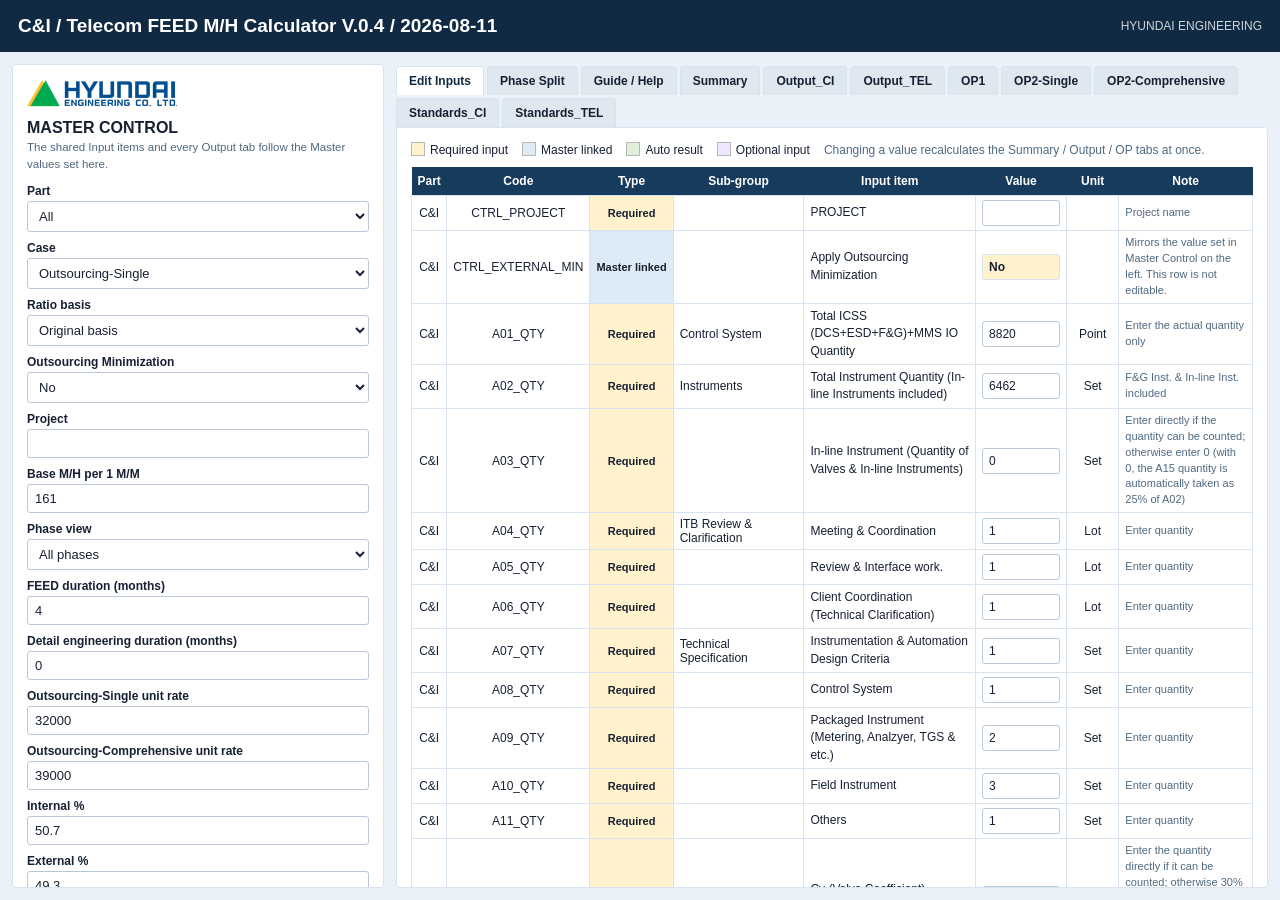
<file: FEED_MH_Calculator.html>
<!DOCTYPE html>
<!--
  FEED M/H Calculator - single-file web application
  ================================================
  Everything this page needs is inside this one file: styles, calculation model,
  report generator and base data (including the logo, as a base64 data URI).
  There are no external stylesheets, scripts, fonts, images or network calls, so
  it runs from a local disk, a USB stick, an email attachment or a static server.

  Just open it in a browser.

  Contents, in order:
    <style>              screen styles, Excel-like table formatting
    <body>               Master Control panel + 10 tab panels
    GENERATED DATA       Input items, Output activities, calculation standards, logo
    MH (model)           port of the Model class of FEED_MH_Calculator_V0_4_OPExcelGrid.py
    MHReport             Word (.doc) report generation
    app                  tab rendering, input handling, state save/restore

  To rebuild the data block after changing the Python program's base data:
      python3 tools/gen_web_data.py
-->
<html lang="en">
<head>
<meta charset="utf-8">
<meta name="viewport" content="width=device-width, initial-scale=1">
<title>C&amp;I / Telecom FEED M/H Calculator V.0.4</title>
<style>
/* FEED M/H Calculator - web styles
   Reuses the colour palette of the desktop (Tkinter) program and its
   Excel-style table formatting. */
:root {
  --primary: #102A43;
  --accent: #0F6CBD;
  --accent-dark: #0B5CAB;
  --bg: #EAF1F8;
  --card: #FFFFFF;
  --head: #163B5C;
  --text: #172033;
  --muted: #506980;
  --yellow: #FFF2CC;
  --green: #E2F0D9;
  --purple: #EFE7FF;
  --locked: #F2F2F2;
  --line: #D7E3EE;
  --grid-line: #B7B7B7;
  --hdr-blue: #DDEBF7;
  --hdr-cyan: #BFE3F0;
  --hdr-orange: #FCE4D6;
  --hdr-green: #C6E0B4;
  --hdr-purple: #EAD1EA;
}

* { box-sizing: border-box; }

html, body {
  height: 100%;
  margin: 0;
}

body {
  background: var(--bg);
  color: var(--text);
  font-family: "Segoe UI", "Malgun Gothic", "Helvetica Neue", Arial, sans-serif;
  font-size: 13px;
  display: flex;
  flex-direction: column;
}

/* ---------- title bar ---------- */
.app-title {
  background: var(--primary);
  color: #fff;
  font-size: 19px;
  font-weight: 700;
  padding: 15px 18px;
  display: flex;
  align-items: center;
  gap: 14px;
  flex: 0 0 auto;
}
.app-title .ver { font-size: 12px; font-weight: 400; opacity: .8; margin-left: auto; }

/* ---------- layout ---------- */
.app-body {
  flex: 1 1 auto;
  display: flex;
  gap: 12px;
  padding: 12px;
  min-height: 0;
}

.master {
  flex: 0 0 372px;
  background: var(--card);
  border: 1px solid var(--line);
  border-radius: 4px;
  padding: 14px;
  overflow: auto;
}
.master img.logo { max-width: 155px; display: block; margin-bottom: 10px; }
.master h2 { font-size: 16px; margin: 0 0 2px; }
.master .hint { color: var(--muted); font-size: 11.5px; margin: 0 0 10px; line-height: 1.5; }
.master label { display: block; font-size: 12px; margin: 9px 0 3px; font-weight: 600; }
.master select, .master input[type="text"], .master input[type="number"] {
  width: 100%;
  padding: 6px 7px;
  border: 1px solid #B9C7D6;
  border-radius: 3px;
  font: inherit;
  background: #fff;
  color: var(--text);
}
.master select:focus, .master input:focus { outline: 2px solid var(--accent); outline-offset: -1px; }
.master .note {
  margin-top: 14px;
  background: #FFF9EC;
  border: 1px solid #F0DFB8;
  border-radius: 3px;
  color: #7A4F00;
  font-size: 11.5px;
  line-height: 1.55;
  padding: 9px 10px;
}
.btn {
  display: block;
  width: 100%;
  margin-top: 7px;
  padding: 8px 10px;
  border: 1px solid #B9C7D6;
  border-radius: 3px;
  background: #F3F6FA;
  color: var(--text);
  font: inherit;
  font-weight: 700;
  cursor: pointer;
}
.btn:hover { background: #E7EEF6; }
.btn.accent { background: var(--accent); border-color: var(--accent); color: #fff; }
.btn.accent:hover { background: var(--accent-dark); }
.btn.gap { margin-top: 14px; }

/* ---------- tabs ---------- */
.pane {
  flex: 1 1 auto;
  min-width: 0;
  display: flex;
  flex-direction: column;
}
.tabbar {
  display: flex;
  flex-wrap: wrap;
  gap: 3px;
  padding: 2px 0 0;
  flex: 0 0 auto;
}
.tabbar button {
  border: 1px solid var(--line);
  border-bottom: none;
  background: #DFE7EF;
  color: var(--text);
  font: inherit;
  font-weight: 700;
  font-size: 12px;
  padding: 7px 12px;
  border-radius: 4px 4px 0 0;
  cursor: pointer;
}
.tabbar button[aria-selected="true"] { background: #fff; color: var(--primary); }
.tabpanels {
  flex: 1 1 auto;
  min-height: 0;
  background: var(--card);
  border: 1px solid var(--line);
  border-radius: 0 4px 4px 4px;
  overflow: auto;
}
.tabpanel { display: none; padding: 14px; }
.tabpanel.active { display: block; }
.tabpanel.flush { padding: 0; }

/* ---------- shared tables ---------- */
table.grid {
  border-collapse: collapse;
  font-size: 11.5px;
  background: #fff;
}
table.grid th, table.grid td {
  border: 1px solid var(--grid-line);
  padding: 4px 6px;
  vertical-align: middle;
  white-space: pre-line;
}
table.grid th { background: var(--hdr-blue); font-weight: 700; text-align: center; }
.num { text-align: right; font-variant-numeric: tabular-nums; }
.ctr { text-align: center; }
.b { font-weight: 700; }
.red { color: #C00000; }

.sheet-title { font-size: 19px; font-weight: 700; padding: 4px 0; }
.sheet-date { font-size: 11px; font-weight: 700; float: right; padding-top: 10px; }
.sheet-ver { font-size: 16px; font-weight: 700; color: #C00000; padding: 2px 0 10px; }
.scrollx { overflow-x: auto; padding-bottom: 6px; }

/* ---------- Edit Inputs ---------- */
table.inputs { width: 100%; border-collapse: collapse; font-size: 12px; }
table.inputs th {
  background: var(--head); color: #fff; font-weight: 700; padding: 7px 6px;
  position: sticky; top: 0; z-index: 2; text-align: center;
}
table.inputs td { border: 1px solid var(--line); padding: 4px 6px; vertical-align: middle; }
table.inputs tr.sec td {
  background: #F1F6FB; font-weight: 700; color: var(--primary); font-size: 12.5px; padding: 6px;
}
table.inputs td:nth-child(1), table.inputs td:nth-child(2) { white-space: nowrap; text-align: center; }
table.inputs .kind { text-align: center; font-weight: 700; white-space: nowrap; font-size: 11px; }
table.inputs .k-auto { background: var(--green); }
table.inputs .k-master { background: #DDEBF7; }
table.inputs .k-req { background: var(--yellow); }
table.inputs .k-opt { background: var(--purple); }
table.inputs .note { color: var(--muted); font-size: 11px; line-height: 1.45; }
table.inputs .detail { line-height: 1.45; }
table.inputs input.cell, table.inputs select.cell {
  width: 100%; padding: 5px 6px; border: 1px solid #B9C7D6; border-radius: 3px;
  font: inherit; background: #fff; color: var(--text);
}
table.inputs select.cell { max-width: 340px; }
table.inputs .readonly {
  display: block; padding: 5px 6px; font-weight: 700; border-radius: 3px;
}
table.inputs .readonly.auto { background: var(--green); }
table.inputs .readonly.master { background: var(--yellow); }
.legend { display: flex; flex-wrap: wrap; gap: 14px; margin-bottom: 10px; font-size: 12px; align-items: center; }
.legend span.sw { display: inline-block; width: 14px; height: 14px; border: 1px solid var(--grid-line); margin-right: 5px; vertical-align: -2px; }

/* ---------- Summary ---------- */
.summary-title { font-size: 22px; font-weight: 700; text-align: center; padding: 8px 0 14px; }
table.summary { border-collapse: collapse; width: 100%; font-size: 13px; }
table.summary th, table.summary td { border: 1px solid #98A8B8; padding: 7px 8px; text-align: center; }
table.summary th { background: #F8F8F8; font-weight: 700; }
table.summary td.lbl { background: #fff; font-weight: 700; }
table.summary caption { text-align: left; font-size: 15px; font-weight: 700; padding: 16px 0 7px; }
.summary-head { display: flex; flex-wrap: wrap; gap: 10px; align-items: center; margin-bottom: 6px; font-size: 13px; }
.summary-head .chip { border: 1px solid #98A8B8; padding: 5px 10px; background: #F7FAFD; font-weight: 700; }
.summary-head .chip.on { background: var(--yellow); }
.summary-note { background: #F7FAFD; border: 1px solid #98A8B8; padding: 8px 10px; margin-top: 14px; font-size: 12px; }

/* ---------- Output / OP sheets ---------- */
table.sheet { border-collapse: collapse; font-size: 11.5px; }
table.sheet th, table.sheet td { border: 1px solid var(--grid-line); padding: 4px 6px; }
table.sheet th { text-align: center; font-weight: 700; }
table.sheet tr.section td { background: var(--hdr-blue); font-weight: 700; font-size: 12px; }
table.sheet tr.odd td { background: #F7FBFF; }
td.int { background: var(--yellow); }
td.ext { background: var(--green); }
td.tot { background: var(--hdr-blue); font-weight: 700; }
tr.total td { background: #FFFF00; font-weight: 700; }
.basebox { border-collapse: collapse; font-size: 11.5px; margin: 6px 0 10px; }
.basebox td { border: 1px solid #000; padding: 4px 8px; }
.basebox td.v { background: #40D050; font-weight: 700; text-align: right; }
.notesbox { background: #D9D9D9; padding: 8px 10px; font-size: 11.5px; line-height: 1.5; max-width: 520px; }
.projbar { display: flex; margin: 8px 0; font-size: 12px; }
.projbar .k { background: #63D663; font-weight: 700; padding: 5px 10px; border: 1px solid #000; }
.projbar .v { background: #9DE28E; padding: 5px 10px; border: 1px solid #000; border-left: none; flex: 1; }
.tablebanner { background: #8BD56B; border: 1px solid #000; font-weight: 700; text-align: center; padding: 5px; font-size: 12.5px; }
.footline { border: 1px solid #000; padding: 6px 10px; font-weight: 700; font-size: 12px; margin-top: -1px; background: #fff; }
.head-basic { background: var(--hdr-blue); }
.head-unit { background: var(--hdr-cyan); }
.head-mh { background: var(--hdr-green); }
.head-rem { background: var(--hdr-purple); }

table.sheet td.rem { font-size: 11px; color: var(--muted); white-space: nowrap; }
/* ---------- Phase Split ---------- */
.phase-intro {
  background: #F7FAFD; border: 1px solid var(--line); border-radius: 3px;
  padding: 9px 12px; font-size: 12px; line-height: 1.55; margin-bottom: 10px;
}
.phase-bar {
  display: flex; flex-wrap: wrap; gap: 8px; align-items: center; margin-bottom: 10px;
}
.phase-live { margin-left: auto; font-size: 12.5px; }
.phase-live b { font-variant-numeric: tabular-nums; }
.pbtn {
  border: 1px solid #B9C7D6; background: #F3F6FA; color: var(--text);
  font: inherit; font-size: 12px; font-weight: 700; padding: 5px 10px;
  border-radius: 3px; cursor: pointer;
}
.pbtn:hover { background: #E1EAF4; border-color: var(--accent); }
.pbtn.sm { font-size: 11px; padding: 2px 7px; margin: 0 1px; font-weight: 600; }
.secset { font-size: 11px; color: var(--muted); white-space: nowrap; }
table.phase input.pct {
  width: 58px; text-align: right; font: inherit; padding: 3px 5px;
  border: 1px solid #B9C7D6; border-radius: 3px; background: #fff; color: inherit;
}
table.phase input.pct:focus { outline: 2px solid var(--accent); outline-offset: -1px; }
table.phase td.p-feed { background: var(--yellow); }
table.phase td.p-det { background: var(--green); }
table.phase td.p-mix { background: var(--purple); }
td.nowrap, .nowrap { white-space: nowrap; }
.phase-note {
  background: #FFF4D6; border: 1px solid #E8C97A; border-radius: 3px;
  padding: 7px 11px; font-size: 12px; margin: 0 0 10px;
}
table.summary tr.grand td { background: #F1F6FB; font-weight: 700; }

/* ---------- calculation standards ---------- */
table.std { border-collapse: collapse; font-size: 11.5px; }
table.std th, table.std td { border: 1px solid var(--grid-line); padding: 4px 6px; vertical-align: middle; }
table.std th { background: var(--hdr-orange); text-align: center; font-weight: 700; }
table.std th.basic { background: var(--hdr-blue); }
table.std th.guide { background: var(--hdr-cyan); }
table.std td.guide { white-space: pre-line; line-height: 1.45; max-width: 560px; }
table.std td.act { max-width: 340px; }
table.std tr.odd td { background: #F7FBFF; }
table.std input.v {
  width: 100%; border: none; background: transparent; font: inherit; text-align: right;
  padding: 2px 3px; color: inherit;
}
table.std input.v:focus { outline: 2px solid var(--accent); background: #fff; }
table.std td.vint { background: var(--yellow); }
table.std td.vext { background: var(--green); }
.std-topbar { display: flex; flex-wrap: wrap; align-items: stretch; margin-bottom: 8px; font-size: 12px; }
.std-topbar .k { background: #BFE3F0; font-weight: 700; padding: 8px 10px; border: 1px solid #000; white-space: pre-line; }
.std-topbar .v { background: #FFC000; color: #C00000; font-weight: 700; font-size: 15px; padding: 8px 16px; border: 1px solid #000; border-left: none; display: flex; align-items: center; }
.std-topbar .n { background: #F2F2F2; padding: 8px 10px; font-size: 11.5px; line-height: 1.5; flex: 1; min-width: 260px; }

/* ---------- Guide ---------- */
.guide { max-width: 1080px; }
.guide h1 { font-size: 24px; text-align: center; margin: 4px 0 2px; }
.guide .sub { text-align: right; color: #555; font-size: 12px; margin-bottom: 18px; }
.guide h2 { font-size: 17px; margin: 24px 0 8px; padding-bottom: 5px; border-bottom: 2px solid var(--line); }
.guide .block { border: 1px solid var(--line); border-radius: 3px; margin: 8px 0; }
.guide .block h3 { margin: 0; padding: 8px 12px; font-size: 13.5px; color: var(--primary); background: #F7FAFD; border-bottom: 1px solid var(--line); }
.guide .block ul { margin: 6px 0; padding: 0 12px 6px 30px; }
.guide .block li { margin: 4px 0; line-height: 1.55; }
.guide .block.warn li { color: #C00000; }

/* ---------- toast ---------- */
#toast {
  position: fixed; left: 50%; bottom: 26px; transform: translateX(-50%);
  background: var(--primary); color: #fff; padding: 10px 18px; border-radius: 4px;
  font-size: 13px; box-shadow: 0 4px 14px rgba(16, 42, 67, .35);
  opacity: 0; pointer-events: none; transition: opacity .2s; z-index: 50; max-width: 80vw;
}
#toast.show { opacity: 1; }

@media (max-width: 1100px) {
  .app-body { flex-direction: column; }
  .master { flex: 0 0 auto; max-height: none; }
}

@media print {
  .app-title, .master, .tabbar, #toast { display: none !important; }
  .app-body { padding: 0; display: block; }
  .tabpanels { border: none; overflow: visible; }
  body { background: #fff; }
}
</style>
</head>
<body>

<div class="app-title">
  <span>C&amp;I / Telecom FEED M/H Calculator V.0.4 / 2026-08-11</span>
  <span class="ver">HYUNDAI ENGINEERING</span>
</div>

<div class="app-body">

  <!-- ================= MASTER CONTROL ================= -->
  <aside class="master">
    <img id="logo" class="logo" alt="HYUNDAI ENGINEERING">
    <h2>MASTER CONTROL</h2>
    <p class="hint">The shared Input items and every Output tab follow the Master values set here.</p>

    <label for="mc-part">Part</label>
    <select id="mc-part">
      <option>All</option><option>C&amp;I (Instrumentation)</option><option>TEL (Telecom)</option>
    </select>

    <label for="mc-case">Case</label>
    <select id="mc-case">
      <option>Outsourcing-Single</option><option>Outsourcing-Comprehensive</option>
    </select>

    <label for="mc-ratio">Ratio basis</label>
    <select id="mc-ratio">
      <option>Original basis</option><option>User entered</option>
    </select>

    <label for="mc-external">Outsourcing Minimization</label>
    <select id="mc-external">
      <option>No</option><option>Yes</option>
    </select>

    <label for="mc-project">Project</label>
    <input type="text" id="mc-project">

    <label for="mc-base">Base M/H per 1 M/M</label>
    <input type="text" id="mc-base" inputmode="decimal">

    <label for="mc-phase">Phase view</label>
    <select id="mc-phase">
      <option value="all">All phases</option>
      <option value="feed">FEED only</option>
      <option value="det">Detail engineering only</option>
    </select>

    <label for="mc-months">FEED duration (months)</label>
    <input type="text" id="mc-months" inputmode="decimal">

    <label for="mc-months-det">Detail engineering duration (months)</label>
    <input type="text" id="mc-months-det" inputmode="decimal">

    <label for="mc-rate-short">Outsourcing-Single unit rate</label>
    <input type="text" id="mc-rate-short" inputmode="decimal">

    <label for="mc-rate-comp">Outsourcing-Comprehensive unit rate</label>
    <input type="text" id="mc-rate-comp" inputmode="decimal">

    <label for="mc-ip">Internal %</label>
    <input type="text" id="mc-ip" inputmode="decimal">

    <label for="mc-ep">External %</label>
    <input type="text" id="mc-ep" inputmode="decimal">

    <button class="btn accent gap" id="btn-recalc">Recalculate output</button>
    <button class="btn accent" id="btn-save">Save inputs</button>
    <button class="btn accent" id="btn-load">Load saved inputs</button>
    <button class="btn" id="btn-export">Export inputs</button>
    <button class="btn" id="btn-import">Import inputs</button>
    <input type="file" id="file-import" accept=".json,application/json" hidden>
    <button class="btn" id="btn-reset">Reset</button>
    <button class="btn accent gap" id="btn-report">Generate Word report</button>
    <button class="btn" id="btn-print">Print current tab / save as PDF</button>

    <p class="note">Outsourcing Minimization is changed here in Master Control only. The blue Master-linked row on the Edit Inputs tab simply mirrors the value set here, and the green auto-result rows are recalculated from your selections as you go.</p>
  </aside>

  <!-- ================= TABS ================= -->
  <main class="pane">
    <div class="tabbar" id="tabbar" role="tablist"></div>
    <div class="tabpanels" id="tabpanels">
      <section class="tabpanel" id="tab-input"></section>
      <section class="tabpanel" id="tab-phase"></section>
      <section class="tabpanel" id="tab-guide"></section>
      <section class="tabpanel" id="tab-summary"></section>
      <section class="tabpanel" id="tab-output-ci"></section>
      <section class="tabpanel" id="tab-output-tel"></section>
      <section class="tabpanel" id="tab-op1"></section>
      <section class="tabpanel" id="tab-op2-short"></section>
      <section class="tabpanel" id="tab-op2-comp"></section>
      <section class="tabpanel" id="tab-std-ci"></section>
      <section class="tabpanel" id="tab-std-tel"></section>
    </div>
  </main>

</div>

<div id="toast" role="status" aria-live="polite"></div>

<!-- ===== BEGIN GENERATED DATA - rebuilt by tools/gen_web_data.py ===== -->
<script id="app-data">
/* Auto-generated by tools/gen_web_data.py - do not edit by hand. */
/* Base data: Input items, Output activities and the calculation-standard
   (산출기준) Unit M/H tables, translated via tools/ko_en.json.
   The 상/중/하/SPI difficulty keys are intentionally left untranslated:
   they are lookup keys shared with the desktop program. */
var DATA = {"inputs":[{"part":"ci","code":"CTRL_PROJECT","section":"0. Project Common","major":"Project","middle":"","detail":"PROJECT","value":"","unit":"","type":"text","options":[],"note":"Project name","id":0},{"part":"ci","code":"CTRL_EXTERNAL_MIN","section":"0. Project Common","major":"Outsourcing Minimization","middle":"","detail":"Apply Outsourcing Minimization","value":"No","unit":"","type":"select","options":[{"value":"No","text":"No - standard calculation basis"},{"value":"Yes","text":"Yes - Outsourcing Minimization 75/25"}],"note":"Selecting Yes applies 75% internal / 25% external","id":1},{"part":"ci","code":"A01_QTY","baseCode":"A01","section":"Key Input (Quantity)","major":"Key Input (Quantity)","middle":"Control System","detail":"Total ICSS (DCS+ESD+F&G)+MMS IO Quantity","value":8820,"unit":"Point","type":"number","options":[],"note":"Enter the actual quantity only","id":2},{"part":"ci","code":"A02_QTY","baseCode":"A02","section":"A. Quantity Input","major":"","middle":"Instruments","detail":"Total Instrument Quantity (In-line Instruments included)","value":6462,"unit":"Set","type":"number","options":[],"note":"F&G Inst. & In-line Inst. included","id":3},{"part":"ci","code":"A03_QTY","baseCode":"A03","section":"A. Quantity Input","major":"","middle":"","detail":"In-line Instrument (Quantity of Valves & In-line Instruments)","value":0,"unit":"Set","type":"number","options":[],"note":"Enter directly if the quantity can be counted; otherwise enter 0 (with 0, the A15 quantity is automatically taken as 25% of A02)","id":4},{"part":"ci","code":"A04_QTY","baseCode":"A04","section":"GENERAL","major":"GENERAL","middle":"ITB Review & Clarification","detail":"Meeting & Coordination","value":1,"unit":"Lot","type":"number","options":[],"note":"Enter quantity","id":5},{"part":"ci","code":"A05_QTY","baseCode":"A05","section":"A. Quantity Input","major":"","middle":"","detail":"Review & Interface work.","value":1,"unit":"Lot","type":"number","options":[],"note":"Enter quantity","id":6},{"part":"ci","code":"A06_QTY","baseCode":"A06","section":"A. Quantity Input","major":"","middle":"","detail":"Client Coordination (Technical Clarification)","value":1,"unit":"Lot","type":"number","options":[],"note":"Enter quantity","id":7},{"part":"ci","code":"A07_QTY","baseCode":"A07","section":"Specification","major":"Specification","middle":"Technical Specification","detail":"Instrumentation & Automation Design Criteria","value":1,"unit":"Set","type":"number","options":[],"note":"Enter quantity","id":8},{"part":"ci","code":"A08_QTY","baseCode":"A08","section":"A. Quantity Input","major":"","middle":"","detail":"Control System","value":1,"unit":"Set","type":"number","options":[],"note":"Enter quantity","id":9},{"part":"ci","code":"A09_QTY","baseCode":"A09","section":"A. Quantity Input","major":"","middle":"","detail":"Packaged Instrument (Metering, Analzyer, TGS & etc.)","value":2,"unit":"Set","type":"number","options":[],"note":"Enter quantity","id":10},{"part":"ci","code":"A10_QTY","baseCode":"A10","section":"A. Quantity Input","major":"","middle":"","detail":"Field Instrument","value":3,"unit":"Set","type":"number","options":[],"note":"Enter quantity","id":11},{"part":"ci","code":"A11_QTY","baseCode":"A11","section":"A. Quantity Input","major":"","middle":"","detail":"Others","value":1,"unit":"Set","type":"number","options":[],"note":"Enter quantity","id":12},{"part":"ci","code":"A12_QTY","baseCode":"A12","section":"Calculation","major":"Calculation","middle":"Calculation","detail":"Cv (Valve Coefficient) Calculation for Sizing","value":485,"unit":"Set","type":"number","options":[],"note":"Enter the quantity directly if it can be counted; otherwise 30% of the in-line instruments is applied (by formula). Enter 0 if the calculation is not performed","id":13},{"part":"ci","code":"A13_QTY","baseCode":"A13","section":"A. Quantity Input","major":"","middle":"","detail":"PSV Orificice Calculation for Sizing","value":323,"unit":"Set","type":"number","options":[],"note":"Enter the quantity directly if it can be counted; otherwise 20% of the in-line instruments is applied (by formula). Enter 0 if the calculation is not performed","id":14},{"part":"ci","code":"A14_QTY","baseCode":"A14","section":"A. Quantity Input","major":"","middle":"","detail":"Flow Element Calculation","value":242,"unit":"Set","type":"number","options":[],"note":"Enter the quantity directly if it can be counted; otherwise 15% of the in-line instruments is applied (by formula). Enter 0 if the calculation is not performed","id":15},{"part":"ci","code":"A15_QTY","baseCode":"A15","section":"Procurement","major":"Procurement","middle":"Data Sheets & Summary List","detail":"Data Sheets (Valve & In-line Instruments)","value":1616,"unit":"Ea","type":"number","options":[],"note":"Enter quantity","id":16},{"part":"ci","code":"A16_QTY","baseCode":"A16","section":"A. Quantity Input","major":"","middle":"","detail":"Summary List (Other Instruments)","value":4846,"unit":"Ea","type":"number","options":[],"note":"Enter quantity","id":17},{"part":"ci","code":"A17_QTY","baseCode":"A17","section":"A. Quantity Input","major":"","middle":"MR & TBE","detail":"Control System","value":1,"unit":"Set","type":"number","options":[],"note":"Enter quantity","id":18},{"part":"ci","code":"A18_QTY","baseCode":"A18","section":"A. Quantity Input","major":"","middle":"","detail":"Packaged Instrument","value":3,"unit":"Set","type":"number","options":[],"note":"Enter quantity","id":19},{"part":"ci","code":"A19_QTY","baseCode":"A19","section":"A. Quantity Input","major":"","middle":"","detail":"Valves","value":7,"unit":"Set","type":"number","options":[],"note":"Enter quantity","id":20},{"part":"ci","code":"A20_QTY","baseCode":"A20","section":"A. Quantity Input","major":"","middle":"","detail":"Field Instrument","value":10,"unit":"Set","type":"number","options":[],"note":"Enter quantity","id":21},{"part":"ci","code":"A21_QTY","baseCode":"A21","section":"DRAWING","major":"DRAWING","middle":"Control System Architecture","detail":"Control System Configuration","value":2,"unit":"Sheet","type":"number","options":[],"note":"Enter quantity","id":22},{"part":"ci","code":"A22_QTY","baseCode":"A22","section":"A. Quantity Input","major":"","middle":"Layout Drawing","detail":"Instrument Cable Routing Layout","value":18,"unit":"Sheet","type":"number","options":[],"note":"Enter quantity","id":23},{"part":"ci","code":"A23_QTY","baseCode":"A23","section":"A. Quantity Input","major":"","middle":"","detail":"Cable Tray, Trench, Duct Bank Layout","value":18,"unit":"Sheet","type":"number","options":[],"note":"Enter quantity","id":24},{"part":"ci","code":"A24_QTY","baseCode":"A24","section":"A. Quantity Input","major":"","middle":"","detail":"Junction Box & Wiring Layout \n(Sketched Drawing)","value":18,"unit":"Sheet","type":"number","options":[],"note":"Enter quantity","id":25},{"part":"ci","code":"A25_QTY","baseCode":"A25","section":"A. Quantity Input","major":"","middle":"","detail":"Control Room / PIB Equipment Arrangement Layout","value":3,"unit":"Sheet","type":"number","options":[],"note":"Enter quantity","id":26},{"part":"ci","code":"A26_QTY","baseCode":"A26","section":"A. Quantity Input","major":"","middle":"Summary / List","detail":"Instrument Index and I/O List","value":6462,"unit":"Sheet","type":"number","options":[],"note":"When Outsourcing Minimization is applied, enter 0 for the 'share of internal work performed as Outsourcing-Comprehensive (%)'.","id":27},{"part":"ci","code":"A27_QTY","baseCode":"A27","section":"A. Quantity Input","major":"","middle":"","detail":"Instrument Cable Schedule","value":1293,"unit":"Sheet","type":"number","options":[],"note":"Enter quantity","id":28},{"part":"ci","code":"A28_QTY","baseCode":"A28","section":"A. Quantity Input","major":"","middle":"Detail Drawing","detail":"Typical Hook-up drawings","value":81,"unit":"Sheet","type":"number","options":[],"note":"Enter quantity","id":29},{"part":"ci","code":"A29_QTY","baseCode":"A29","section":"A. Quantity Input","major":"","middle":"","detail":"Instrument Typical Installation Details","value":50,"unit":"Sheet","type":"number","options":[],"note":"Enter quantity","id":30},{"part":"ci","code":"A30_QTY","baseCode":"A30","section":"A. Quantity Input","major":"","middle":"3'rd Party System Interface Design & Cable Block Diagram","detail":"Major 3rd Party System (Comp. / Boiler / Metering / MMS / Analyzer System / IRP (MCC) / FACP, etc.)","value":12,"unit":"Set","type":"number","options":[],"note":"Enter quantity","id":31},{"part":"ci","code":"A31_QTY","baseCode":"A31","section":"A. Quantity Input","major":"","middle":"","detail":"Minor 3rd Party System (Pump / Chem. Injection / TGS / PAGA / ECMS / HVAC / NOVAC, etc.)","value":20,"unit":"Set","type":"number","options":[],"note":"Enter quantity","id":32},{"part":"ci","code":"A32_QTY","baseCode":"A32","section":"MTO & INFORM TO OTHER DEPTS.","major":"MTO & INFORM TO OTHER DEPTS.","middle":"MTO","detail":"BM Take-off & BOQ Preparation","value":1,"unit":"Lot","type":"number","options":[],"note":"Enter quantity","id":33},{"part":"ci","code":"A33_QTY","baseCode":"A33","section":"A. Quantity Input","major":"","middle":"Inform to Other Depts.","detail":"Data Preparation for Inform to Other Depts.","value":1,"unit":"Lot","type":"number","options":[],"note":"Enter quantity","id":34},{"part":"ci","code":"A34_QTY","baseCode":"A34","section":"OTHERS","major":"OTHERS","middle":"3D Model","detail":"3D Modeling","value":1,"unit":"Lot","type":"number","options":[],"note":"Enter quantity","id":35},{"part":"ci","code":"A35_QTY","baseCode":"A35","section":"A. Quantity Input","major":"","middle":"SPI","detail":"SPI Seed DB","value":1,"unit":"Lot","type":"number","options":[],"note":"Enter quantity","id":36},{"part":"ci","code":"A36_QTY","baseCode":"A36","section":"A. Quantity Input","major":"","middle":"CER","detail":"Cold Eye Review","value":1,"unit":"Lot","type":"number","options":[],"note":"Enter quantity","id":37},{"part":"ci","code":"C01_SEL","baseCode":"C01","section":"B. Project Condition","major":"Project Standard Difficulty\n(General)","middle":"FEED Difficulty","detail":"FEED Difficulty","value":"2)","unit":"","type":"select","options":[{"value":"1)","text":"1) FEED projects requiring EPC-grade accuracy with relatively high difficulty and detail. (e.g. Aramco, including minor revamping)"},{"value":"2)","text":"2) Typical FEED projects requiring accuracy with EPC execution in mind. (e.g. most FEED and proposal-type projects)"},{"value":"3)","text":"3) FEED projects where we take part in FEED only, with no EPC execution planned"}],"note":"Difficulty is derived automatically from the selection","id":38},{"part":"ci","code":"C01_DIFF","baseCode":"C01","section":"B. Project Condition","major":"Project Standard Difficulty\n(General)","middle":"FEED Difficulty","detail":"FEED Difficulty - Result","value":"중","unit":"","type":"computed","options":[],"note":"Automatically calculated result","id":39},{"part":"ci","code":"C04_SEL","baseCode":"C04","section":"B. Project Condition","major":"Technical Specification Difficulty","middle":"Instrumentation & Automation Design Criteria","detail":"Instrumentation & Automation Design Criteria","value":"2)","unit":"","type":"select","options":[{"value":"1)","text":"1) New Generation"},{"value":"2)","text":"2) HEC Standard Specification applied"}],"note":"Difficulty is determined together with the Project standard difficulty","id":40},{"part":"ci","code":"C04_DIFF","baseCode":"C04","section":"B. Project Condition","major":"Technical Specification Difficulty","middle":"Instrumentation & Automation Design Criteria","detail":"Instrumentation & Automation Design Criteria Difficulty","value":"하","unit":"","type":"computed","options":[],"note":"Automatically calculated result","id":41},{"part":"ci","code":"C06_SEL","baseCode":"C06","section":"B. Project Condition","major":"","middle":"Specification for Control System","detail":"Specification for Control System","value":"1)","unit":"","type":"select","options":[{"value":"1)","text":"1) New Generation"},{"value":"2)","text":"2) HEC Standard Specification applied"}],"note":"Difficulty is determined together with the Project standard difficulty","id":42},{"part":"ci","code":"C06_DIFF","baseCode":"C06","section":"B. Project Condition","major":"","middle":"Specification for Control System","detail":"Specification for Control System Difficulty","value":"중","unit":"","type":"computed","options":[],"note":"Automatically calculated result","id":43},{"part":"ci","code":"C08_SEL","baseCode":"C08","section":"B. Project Condition","major":"","middle":"Specification for Packaged Instrument (Metering, Analzyer, TGS & etc.)","detail":"Specification for Packaged Instrument (Metering, Analzyer, TGS & etc.)","value":"1)","unit":"","type":"select","options":[{"value":"1)","text":"1) New Generation"},{"value":"2)","text":"2) HEC Standard Specification applied"}],"note":"Difficulty is determined together with the Project standard difficulty","id":44},{"part":"ci","code":"C08_DIFF","baseCode":"C08","section":"B. Project Condition","major":"","middle":"Specification for Packaged Instrument (Metering, Analzyer, TGS & etc.)","detail":"Specification for Packaged Instrument (Metering, Analzyer, TGS & etc.) Difficulty","value":"중","unit":"","type":"computed","options":[],"note":"Automatically calculated result","id":45},{"part":"ci","code":"C10_SEL","baseCode":"C10","section":"B. Project Condition","major":"","middle":"Specification for Field Instrument","detail":"Specification for Field Instrument","value":"1)","unit":"","type":"select","options":[{"value":"1)","text":"1) New Generation"},{"value":"2)","text":"2) HEC Standard Specification applied"}],"note":"Difficulty is determined together with the Project standard difficulty","id":46},{"part":"ci","code":"C10_DIFF","baseCode":"C10","section":"B. Project Condition","major":"","middle":"Specification for Field Instrument","detail":"Specification for Field Instrument Difficulty","value":"중","unit":"","type":"computed","options":[],"note":"Automatically calculated result","id":47},{"part":"ci","code":"C12_SEL","baseCode":"C12","section":"B. Project Condition","major":"","middle":"Specification for Others","detail":"Specification for Others","value":"1)","unit":"","type":"select","options":[{"value":"1)","text":"1) New Generation"},{"value":"2)","text":"2) HEC Standard Specification applied"}],"note":"Difficulty is determined together with the Project standard difficulty","id":48},{"part":"ci","code":"C12_DIFF","baseCode":"C12","section":"B. Project Condition","major":"","middle":"Specification for Others","detail":"Specification for Others Difficulty","value":"중","unit":"","type":"computed","options":[],"note":"Automatically calculated result","id":49},{"part":"ci","code":"C14_SEL","baseCode":"C14","section":"B. Project Condition","major":"Instrument Data Sheet Difficulty","middle":"Data Sheet (Valve & In-line Instruments)","detail":"Data Sheet (Valve & In-line Instruments)","value":"2)","unit":"","type":"select","options":[{"value":"1)","text":"1) SPI applied - internal"},{"value":"2)","text":"2) SPI applied - external"},{"value":"3)","text":"3) SPI not applied"}],"note":"Difficulty is derived automatically from the selection","id":50},{"part":"ci","code":"C14_DIFF","baseCode":"C14","section":"B. Project Condition","major":"Instrument Data Sheet Difficulty","middle":"Data Sheet (Valve & In-line Instruments)","detail":"Data Sheet (Valve & In-line Instruments) Difficulty","value":"SPI-외부","unit":"","type":"computed","options":[],"note":"Automatically calculated result","id":51},{"part":"ci","code":"C19_SEL","baseCode":"C19","section":"B. Project Condition","major":"Drawing Difficulty","middle":"Control System Configuration","detail":"Control System Configuration","value":"1)","unit":"","type":"select","options":[{"value":"1)","text":"1) The drawing is not in the ITB, so the concept must be established"},{"value":"2)","text":"2) The drawing is included in the ITB but needs substantial upgrading"}],"note":"Difficulty is derived automatically from the selection","id":52},{"part":"ci","code":"C19_DIFF","baseCode":"C19","section":"B. Project Condition","major":"Drawing Difficulty","middle":"Control System Configuration","detail":"Control System Configuration Difficulty","value":"중","unit":"","type":"computed","options":[],"note":"Automatically calculated result","id":53},{"part":"ci","code":"C21_SEL","baseCode":"C21","section":"B. Project Condition","major":"","middle":"Control Room / PIB Equipment Arrangement layout","detail":"Control Room / PIB Equipment Arrangement layout","value":"1)","unit":"","type":"select","options":[{"value":"1)","text":"1) The drawing is not in the ITB, so it must be prepared"},{"value":"2)","text":"2) The drawing is included in the ITB"}],"note":"Difficulty is derived automatically from the selection","id":54},{"part":"ci","code":"C21_DIFF","baseCode":"C21","section":"B. Project Condition","major":"","middle":"Control Room / PIB Equipment Arrangement layout","detail":"Control Room / PIB Equipment Arrangement Layout Difficulty","value":"중","unit":"","type":"computed","options":[],"note":"Automatically calculated result","id":55},{"part":"ci","code":"C23_SEL","baseCode":"C23","section":"B. Project Condition","major":"","middle":"Instrument Index","detail":"Instrument Index","value":"3)","unit":"","type":"select","options":[{"value":"1)","text":"1) SPI applied - internal"},{"value":"2)","text":"2) SPI applied - external"},{"value":"3)","text":"3) SPI not applied"}],"note":"Difficulty is derived automatically from the selection","id":56},{"part":"ci","code":"C23_DIFF","baseCode":"C23","section":"B. Project Condition","major":"","middle":"Instrument Index","detail":"Instrument Index Difficulty","value":"중","unit":"","type":"computed","options":[],"note":"Automatically calculated result","id":57},{"part":"ci","code":"C29_SEL","baseCode":"C29","section":"B. Project Condition","major":"OTHERS Difficulty","middle":"3D Modeling","detail":"3D Modeling","value":"2)","unit":"","type":"select","options":[{"value":"1)","text":"1) Reduced compared with the typical FEED modeling & review scope"},{"value":"2)","text":"2) Typical FEED modeling & review scope"},{"value":"3)","text":"3) Expanded compared with the typical FEED modeling & review scope"}],"note":"Difficulty is derived automatically from the selection","id":58},{"part":"ci","code":"C29_DIFF","baseCode":"C29","section":"B. Project Condition","major":"OTHERS Difficulty","middle":"3D Modeling","detail":"3D Modeling Difficulty","value":"중","unit":"","type":"computed","options":[],"note":"Automatically calculated result","id":59},{"part":"ci","code":"C35_VALUE","baseCode":"C35","section":"B. Project Condition","major":"M/H Calculation General","middle":"Base M/H","detail":"Base M/H (per 1M/M)","value":161,"unit":"M/H","type":"number","options":[],"note":"Received from the PM team","id":60},{"part":"ci","code":"C36_VALUE","baseCode":"C36","section":"B. Project Condition","major":"","middle":"Design Duration","detail":"Total Design Duration (months)","value":4,"unit":"Months","type":"number","options":[],"note":"Check the project schedule","id":61},{"part":"ci","code":"C37_VALUE","baseCode":"C37","section":"B. Project Condition","major":"","middle":"Outsourcing Unit Rate","detail":"Outsourcing-Single Unit Rate (KRW)","value":32000,"unit":"KRW","type":"number","options":[],"note":"Received from the PM team","id":62},{"part":"ci","code":"C38_VALUE","baseCode":"C38","section":"B. Project Condition","major":"","middle":"","detail":"Outsourcing-Comprehensive Unit Rate (KRW)","value":39000,"unit":"KRW","type":"number","options":[],"note":"Received from the PM team","id":63},{"part":"tel","code":"CTRL_PROJECT","section":"0. Project Common","major":"Project","middle":"","detail":"PROJECT","value":"","unit":"","type":"text","options":[],"note":"Project name","id":64},{"part":"tel","code":"CTRL_EXTERNAL_MIN","section":"0. Project Common","major":"Outsourcing Minimization","middle":"","detail":"Apply Outsourcing Minimization","value":"No","unit":"","type":"select","options":[{"value":"No","text":"No - standard calculation basis"},{"value":"Yes","text":"Yes - Outsourcing Minimization 75/25"}],"note":"Selecting Yes applies 75% internal / 25% external","id":65},{"part":"tel","code":"A01_QTY","baseCode":"A01","section":"Key Input (Quantity)","major":"Key Input (Quantity)","middle":"System Q'ty","detail":"Telecom.&System Q'ty","value":7,"unit":"Ea","type":"number","options":[],"note":"Enter quantity","id":66},{"part":"tel","code":"A02_QTY","baseCode":"A02","section":"A. Quantity Input","major":"","middle":"Site Size","detail":"m x m","value":187500,"unit":"M^2","type":"number","options":[],"note":"Enter quantity","id":67},{"part":"tel","code":"A03_QTY","baseCode":"A03","section":"A. Quantity Input","major":"","middle":"Building Q'ty","detail":"Building Q'ty","value":7,"unit":"Ea","type":"number","options":[],"note":"if 2 stories or more than 70m, 2ea","id":68},{"part":"tel","code":"A04_QTY","baseCode":"A04","section":"GENERAL","major":"GENERAL","middle":"ITB Review & Clarification","detail":"Meeting & Coordination","value":1,"unit":"Lot","type":"number","options":[],"note":"Enter quantity","id":69},{"part":"tel","code":"A05_QTY","baseCode":"A05","section":"A. Quantity Input","major":"","middle":"","detail":"ITB Study","value":1,"unit":"Lot","type":"number","options":[],"note":"Enter quantity","id":70},{"part":"tel","code":"A06_QTY","baseCode":"A06","section":"A. Quantity Input","major":"","middle":"","detail":"Technical Clarification","value":1,"unit":"Lot","type":"number","options":[],"note":"Enter quantity","id":71},{"part":"tel","code":"A07_QTY","baseCode":"A07","section":"Procurement","major":"Procurement","middle":"MR & TBE","detail":"Telecom.&Security System","value":2,"unit":"Set","type":"number","options":[],"note":"Enter quantity","id":72},{"part":"tel","code":"A08_QTY","baseCode":"A08","section":"A. Quantity Input","major":"","middle":"","detail":"Telecom.&Security Bulk Material","value":1,"unit":"Set","type":"number","options":[],"note":"Enter quantity","id":73},{"part":"tel","code":"A09_QTY","baseCode":"A09","section":"System Architecture","major":"System Architecture","middle":"System Architecture","detail":"Telecom.&Security Specification","value":7,"unit":"Lot","type":"number","options":[],"note":"Enter quantity","id":74},{"part":"tel","code":"A10_QTY","baseCode":"A10","section":"DRAWING","major":"DRAWING","middle":"Block Diagram","detail":"Telecom.&Security Block Diagram","value":7,"unit":"Sheet","type":"number","options":[],"note":"Enter quantity","id":75},{"part":"tel","code":"A11_QTY","baseCode":"A11","section":"A. Quantity Input","major":"","middle":"Layout Drawing","detail":"Telecom.&Security Cable Routing layout","value":11.166666666666668,"unit":"Sheet","type":"number","options":[],"note":"Enter quantity","id":76},{"part":"tel","code":"A12_QTY","baseCode":"A12","section":"A. Quantity Input","major":"","middle":"","detail":"Telecom.&Security Cable Tray, Trench, Ductbank Layout","value":5.583333333333334,"unit":"Sheet","type":"number","options":[],"note":"Enter quantity","id":77},{"part":"tel","code":"A13_QTY","baseCode":"A13","section":"A. Quantity Input","major":"","middle":"Summary / List","detail":"Telecom.&Security Cable Schedule","value":18.75,"unit":"Sheet","type":"number","options":[],"note":"Enter quantity","id":78},{"part":"tel","code":"A14_QTY","baseCode":"A14","section":"A. Quantity Input","major":"","middle":"Detail Drawing","detail":"Telecom.&Security Typical Installation Details","value":7,"unit":"Sheet","type":"number","options":[],"note":"Enter quantity","id":79},{"part":"tel","code":"A15_QTY","baseCode":"A15","section":"MTO & INFORM TO OTHER DEPTS.","major":"MTO & INFORM TO OTHER DEPTS.","middle":"MTO","detail":"BM Take-off & BOQ Preparation","value":1,"unit":"Lot","type":"number","options":[],"note":"Enter quantity","id":80},{"part":"tel","code":"A16_QTY","baseCode":"A16","section":"A. Quantity Input","major":"","middle":"Inform to Other Depts.","detail":"Data Preparation for Inform to Other Depts.","value":1,"unit":"Lot","type":"number","options":[],"note":"Enter quantity","id":81},{"part":"tel","code":"A17_QTY","baseCode":"A17","section":"A. Quantity Input","major":"","middle":"CER","detail":"Cold Eye Review","value":1,"unit":"Lot","type":"number","options":[],"note":"Enter quantity","id":82},{"part":"tel","code":"A18_QTY","baseCode":"A18","section":"OTHERS","major":"OTHERS","middle":"3D Model","detail":"3D Modeling","value":1,"unit":"Ea","type":"number","options":[],"note":"Enter quantity","id":83},{"part":"tel","code":"A19_QTY","baseCode":"A19","section":"A. Quantity Input","major":"","middle":"SPI","detail":"Study & Calculation","value":1,"unit":"Ea","type":"number","options":[],"note":"Enter quantity","id":84},{"part":"tel","code":"A20_QTY","baseCode":"A20","section":"A. Quantity Input","major":"","middle":"Tie-in","detail":"Telecom. Tie-in List","value":1,"unit":"Ea","type":"number","options":[],"note":"Enter quantity","id":85},{"part":"tel","code":"C01_SEL","baseCode":"C01","section":"B. Project Condition","major":"Project Standard Difficulty\n(General)","middle":"ITB Requirements","detail":"ITB Requirements","value":"1)","unit":"","type":"select","options":[{"value":"1)","text":"1) The ITB is unclear and many items need clarification"},{"value":"2)","text":"2) The ITB documentation is sufficient"}],"note":"Difficulty is derived automatically from the selection","id":86},{"part":"tel","code":"C01_DIFF","baseCode":"C01","section":"B. Project Condition","major":"Project Standard Difficulty\n(General)","middle":"ITB Requirements","detail":"ITB Requirements Difficulty","value":"중","unit":"","type":"computed","options":[],"note":"Automatically calculated result","id":87},{"part":"tel","code":"C03_SEL","baseCode":"C03","section":"B. Project Condition","major":"System Difficulty","middle":"System Block Diagram & Specification","detail":"System Block Diagram & Specification","value":"1)","unit":"","type":"select","options":[{"value":"1)","text":"1) Not in the ITB, so it must be prepared from scratch"},{"value":"2)","text":"2) The ITB documentation is sufficient"}],"note":"Difficulty is derived automatically from the selection","id":88},{"part":"tel","code":"C03_DIFF","baseCode":"C03","section":"B. Project Condition","major":"System Difficulty","middle":"System Block Diagram & Specification","detail":"System Block Diagram & Specification Difficulty","value":"중","unit":"","type":"computed","options":[],"note":"Automatically calculated result","id":89},{"part":"tel","code":"C05_SEL","baseCode":"C05","section":"B. Project Condition","major":"Drawing Difficulty","middle":"Telecom.&Security Cable Tray, Trench, Ductbank Layout","detail":"Telecom.&Security Cable Tray, Trench, Ductbank Layout","value":"1)","unit":"","type":"select","options":[{"value":"1)","text":"1) Saudi, Kuwait or UAE projects"},{"value":"2)","text":"2) Others"}],"note":"Difficulty is derived automatically from the selection","id":90},{"part":"tel","code":"C05_DIFF","baseCode":"C05","section":"B. Project Condition","major":"Drawing Difficulty","middle":"Telecom.&Security Cable Tray, Trench, Ductbank Layout","detail":"Telecom.&Security Cable Tray, Trench, Ductbank Layout Difficulty","value":"상","unit":"","type":"computed","options":[],"note":"Automatically calculated result","id":91},{"part":"tel","code":"C09_VALUE","baseCode":"C09","section":"B. Project Condition","major":"M/H Calculation General","middle":"Base M/H","detail":"Base M/H (per 1M/M)","value":161,"unit":"M/H","type":"number","options":[],"note":"Received from the PM team","id":92},{"part":"tel","code":"C10_VALUE","baseCode":"C10","section":"B. Project Condition","major":"","middle":"Design Duration","detail":"Total Design Duration (months)","value":4,"unit":"Months","type":"number","options":[],"note":"Check the project schedule","id":93},{"part":"tel","code":"C11_VALUE","baseCode":"C11","section":"B. Project Condition","major":"","middle":"Outsourcing Unit Rate","detail":"Outsourcing-Single Unit Rate (KRW)","value":32000,"unit":"KRW","type":"number","options":[],"note":"Received from the PM team","id":94},{"part":"tel","code":"C12_VALUE","baseCode":"C12","section":"B. Project Condition","major":"","middle":"","detail":"Outsourcing-Comprehensive Unit Rate (KRW)","value":39000,"unit":"KRW","type":"number","options":[],"note":"Received from the PM team","id":95}],"outputs":[{"part":"ci","code":"A04","activity":"Meeting & Coordination","unit":"Lot","qty":1.0,"baseIntUnit":150.0,"baseExtUnit":0.0,"std":{"activity":"Meeting & Coordination","unit":"Lot","int":{"SPI":0.0,"상":220.0,"중":150.0,"하":80.0},"ext":{"SPI":0.0,"상":0.0,"중":0.0,"하":0.0},"guide":"1) Difficulty criteria\n- Apply the Project standard difficulty"}},{"part":"ci","code":"A05","activity":"Review & Interface work.","unit":"Lot","qty":1.0,"baseIntUnit":100.0,"baseExtUnit":200.0,"std":{"activity":"Review & Interface work.","unit":"Lot","int":{"SPI":0.0,"상":150.0,"중":100.0,"하":50.0},"ext":{"SPI":0.0,"상":250.0,"중":200.0,"하":100.0},"guide":""}},{"part":"ci","code":"A06","activity":"Client Coordination (Technical Clarification)","unit":"Lot","qty":1.0,"baseIntUnit":100.0,"baseExtUnit":0.0,"std":{"activity":"Client Coordination (Technical Clarification)","unit":"Lot","int":{"SPI":0.0,"상":150.0,"중":100.0,"하":50.0},"ext":{"SPI":0.0,"상":0.0,"중":0.0,"하":0.0},"guide":""}},{"part":"ci","code":"A07","activity":"Instrumentation & Automation Design Criteria","unit":"Set","qty":1.0,"baseIntUnit":80.0,"baseExtUnit":0.0,"std":{"activity":"Instrumentation & Automation Design Criteria","unit":"Set","int":{"SPI":0.0,"상":200.0,"중":160.0,"하":80.0},"ext":{"SPI":0.0,"상":0.0,"중":0.0,"하":0.0},"guide":"1) Difficulty criteria\n - High : New Generation and Project standard difficulty 'High'.\n - Medium : New Generation and Project standard difficulty 'Medium' / 'Low'.\n - Low : HEC Standard Specification applied."}},{"part":"ci","code":"A08","activity":"Control System","unit":"Set","qty":1.0,"baseIntUnit":120.0,"baseExtUnit":0.0,"std":{"activity":"Control System","unit":"Set","int":{"SPI":0.0,"상":36.0,"중":30.0,"하":24.0},"ext":{"SPI":0.0,"상":0.0,"중":0.0,"하":0.0},"guide":"1) Difficulty criteria\n- Apply the Project standard difficulty"}},{"part":"ci","code":"A09","activity":"Packaged Instrument (Metering, Analzyer, TGS & etc.)","unit":"Set","qty":2.0,"baseIntUnit":100.0,"baseExtUnit":0.0,"std":{"activity":"Packaged Instrument (Metering, Analzyer, TGS & etc.)","unit":"Set","int":{"SPI":0.0,"상":130.0,"중":100.0,"하":40.0},"ext":{"SPI":0.0,"상":0.0,"중":0.0,"하":0.0},"guide":""}},{"part":"ci","code":"A10","activity":"Field Instrument","unit":"Set","qty":3.0,"baseIntUnit":60.0,"baseExtUnit":0.0,"std":{"activity":"Field Instrument","unit":"Set","int":{"SPI":0.0,"상":12.0,"중":10.0,"하":8.0},"ext":{"SPI":0.0,"상":0.0,"중":0.0,"하":0.0},"guide":""}},{"part":"ci","code":"A11","activity":"Others","unit":"Set","qty":1.0,"baseIntUnit":60.0,"baseExtUnit":0.0,"std":{"activity":"Others","unit":"Set","int":{"SPI":0.0,"상":80.0,"중":60.0,"하":20.0},"ext":{"SPI":0.0,"상":0.0,"중":0.0,"하":0.0},"guide":""}},{"part":"ci","code":"A12","activity":"Cv (Valve Coefficient) Calculation for Sizing","unit":"Set","qty":485.0,"baseIntUnit":0.4,"baseExtUnit":0.0,"std":{"activity":"Cv (Valve Coefficient) Calculation for Sizing","unit":"Set","int":{"SPI":0.0,"상":0.0,"중":0.4,"하":0.0},"ext":{"SPI":0.0,"상":0.0,"중":0.0,"하":0.0},"guide":"1) M/H is counted only when a separate deliverable is issued or the work is performed in-house.\n2) Difficulty is uniformly \"Medium\"."}},{"part":"ci","code":"A13","activity":"PSV Orificice Calculation for Sizing","unit":"Set","qty":323.0,"baseIntUnit":0.4,"baseExtUnit":0.0,"std":{"activity":"PSV Orificice Calculation for Sizing","unit":"Set","int":{"SPI":0.0,"상":0.0,"중":0.4,"하":0.0},"ext":{"SPI":0.0,"상":0.0,"중":0.0,"하":0.0},"guide":"1) M/H is counted only when a separate deliverable is issued or the work is performed in-house.\n2) Difficulty is uniformly \"Medium\"."}},{"part":"ci","code":"A14","activity":"Flow Element Calculation","unit":"Set","qty":242.0,"baseIntUnit":0.4,"baseExtUnit":0.0,"std":{"activity":"Flow Element Calculation","unit":"Set","int":{"SPI":0.0,"상":0.0,"중":0.4,"하":0.0},"ext":{"SPI":0.0,"상":0.0,"중":0.0,"하":0.0},"guide":"1) M/H is counted only when a separate deliverable is issued or the work is performed in-house.\n2) Difficulty is uniformly \"Medium\"."}},{"part":"ci","code":"A15","activity":"Data Sheets (Valve & In-line Instruments)","unit":"Ea","qty":1616.0,"baseIntUnit":0.0,"baseExtUnit":0.3,"std":null},{"part":"ci","code":"A16","activity":"Summary List (Other Instruments)","unit":"Ea","qty":4846.0,"baseIntUnit":0.05,"baseExtUnit":0.0,"std":{"activity":"Summary List (Other Instruments)","unit":"Ea","int":{"SPI":0.0,"상":0.06,"중":0.05,"하":0.05},"ext":{"SPI":0.0,"상":0.0,"중":0.0,"하":0.0},"guide":""}},{"part":"ci","code":"A17","activity":"Control System","unit":"Set","qty":1.0,"baseIntUnit":30.0,"baseExtUnit":0.0,"std":{"activity":"Control System","unit":"Set","int":{"SPI":0.0,"상":36.0,"중":30.0,"하":24.0},"ext":{"SPI":0.0,"상":0.0,"중":0.0,"하":0.0},"guide":"1) Difficulty criteria\n- Apply the Project standard difficulty"}},{"part":"ci","code":"A18","activity":"Packaged Instrument","unit":"Set","qty":3.0,"baseIntUnit":20.0,"baseExtUnit":0.0,"std":{"activity":"Packaged Instrument","unit":"Set","int":{"SPI":0.0,"상":24.0,"중":20.0,"하":16.0},"ext":{"SPI":0.0,"상":0.0,"중":0.0,"하":0.0},"guide":""}},{"part":"ci","code":"A19","activity":"Valves","unit":"Set","qty":7.0,"baseIntUnit":15.0,"baseExtUnit":0.0,"std":{"activity":"Valves","unit":"Set","int":{"SPI":0.0,"상":18.0,"중":15.0,"하":12.0},"ext":{"SPI":0.0,"상":0.0,"중":0.0,"하":0.0},"guide":""}},{"part":"ci","code":"A20","activity":"Field Instrument","unit":"Set","qty":10.0,"baseIntUnit":10.0,"baseExtUnit":0.0,"std":{"activity":"Field Instrument","unit":"Set","int":{"SPI":0.0,"상":12.0,"중":10.0,"하":8.0},"ext":{"SPI":0.0,"상":0.0,"중":0.0,"하":0.0},"guide":""}},{"part":"ci","code":"A17","activity":"Control System","unit":"Set","qty":1.0,"baseIntUnit":30.0,"baseExtUnit":0.0,"std":{"activity":"Control System","unit":"Set","int":{"SPI":0.0,"상":36.0,"중":30.0,"하":24.0},"ext":{"SPI":0.0,"상":0.0,"중":0.0,"하":0.0},"guide":"1) Difficulty criteria\n- Apply the Project standard difficulty"}},{"part":"ci","code":"A18","activity":"Packaged Instrument","unit":"Set","qty":3.0,"baseIntUnit":20.0,"baseExtUnit":0.0,"std":{"activity":"Packaged Instrument","unit":"Set","int":{"SPI":0.0,"상":24.0,"중":20.0,"하":16.0},"ext":{"SPI":0.0,"상":0.0,"중":0.0,"하":0.0},"guide":""}},{"part":"ci","code":"A19","activity":"Valves","unit":"Set","qty":7.0,"baseIntUnit":15.0,"baseExtUnit":0.0,"std":{"activity":"Valves","unit":"Set","int":{"SPI":0.0,"상":18.0,"중":15.0,"하":12.0},"ext":{"SPI":0.0,"상":0.0,"중":0.0,"하":0.0},"guide":""}},{"part":"ci","code":"A20","activity":"Field Instrument","unit":"Set","qty":10.0,"baseIntUnit":10.0,"baseExtUnit":0.0,"std":{"activity":"Field Instrument","unit":"Set","int":{"SPI":0.0,"상":12.0,"중":10.0,"하":8.0},"ext":{"SPI":0.0,"상":0.0,"중":0.0,"하":0.0},"guide":""}},{"part":"ci","code":"A21","activity":"Control System Configuration","unit":"A3","qty":2.0,"baseIntUnit":40.0,"baseExtUnit":4.0,"std":{"activity":"Control System Configuration","unit":"A3","int":{"SPI":0.0,"상":50.0,"중":40.0,"하":30.0},"ext":{"SPI":0.0,"상":4.8,"중":4.0,"하":3.2},"guide":"1) Draft only; the design is performed by an HEC engineer\n2) Difficulty criteria\n - High : The drawing is not in the ITB, the concept must be established, and the Project standard difficulty is 'High'\n - Medium : The drawing is not in the ITB, the concept must be established, and the Project standard difficulty is 'Medium' / 'Low'\n - Low : The drawing is included in the ITB but needs substantial upgrading"}},{"part":"ci","code":"A22","activity":"Instrument Cable Routing layout","unit":"A1","qty":18.0,"baseIntUnit":4.0,"baseExtUnit":35.0,"std":{"activity":"Instrument Cable Routing layout","unit":"A1","int":{"SPI":0.0,"상":5.0,"중":4.0,"하":3.0},"ext":{"SPI":0.0,"상":42.0,"중":35.0,"하":28.0},"guide":"1) Shows JB and LCP locations\n2) Shows cable tray routes and typical tray sections\n3) Shows cable trench and ductbank routes and typical trench / ductbank sections\n4) Difficulty follows the Project standard difficulty"}},{"part":"ci","code":"A23","activity":"Instrument Cable Tray, Trench, Ductbank Layout","unit":"A3","qty":18.0,"baseIntUnit":2.5,"baseExtUnit":15.0,"std":{"activity":"Instrument Cable Tray, Trench, Ductbank Layout","unit":"A3","int":{"SPI":0.0,"상":3.0,"중":2.5,"하":2.0},"ext":{"SPI":0.0,"상":18.0,"중":15.0,"하":12.0},"guide":"1) Shows tray size, routing, layer and main support\n2) Shows trench detail, size and routing\n3) Shows duct bank size and location\n4) Difficulty follows the Project standard difficulty"}},{"part":"ci","code":"A24","activity":"JB & Wiring Layout (Sketched Drawing)","unit":"A3","qty":18.0,"baseIntUnit":2.5,"baseExtUnit":15.0,"std":{"activity":"JB & Wiring Layout (Sketched Drawing)","unit":"A3","int":{"SPI":0.0,"상":3.0,"중":2.5,"하":2.0},"ext":{"SPI":0.0,"상":18.0,"중":15.0,"하":12.0},"guide":"1) Shows multi-cable and tray routing\n2) Shows instrument, JB (incl. package JB), LCP and LCS locations\n3) Difficulty follows the Project standard difficulty"}},{"part":"ci","code":"A25","activity":"Control Room / PIB Equipment Arrangement layout","unit":"A3","qty":3.0,"baseIntUnit":4.0,"baseExtUnit":30.0,"std":{"activity":"Control Room / PIB Equipment Arrangement layout","unit":"A3","int":{"SPI":0.0,"상":5.0,"중":4.0,"하":3.0},"ext":{"SPI":0.0,"상":36.0,"중":30.0,"하":24.0},"guide":"1) States cabinet type, size and scope (package, electrical, etc.)\n2) Difficulty criteria\n - High : The drawing is not in the ITB, must be prepared, and the Project standard difficulty is 'High'\n - Medium : The drawing is not in the ITB, must be prepared, and the Project standard difficulty is 'Medium' / 'Low'\n - Low : The drawing is included in the ITB"}},{"part":"ci","code":"A26","activity":"Instrument Index and I/O List","unit":"Ea","qty":6462.0,"baseIntUnit":0.3,"baseExtUnit":0.15,"std":{"activity":"Instrument Index and I/O List","unit":"Ea","int":{"SPI":0.5,"상":0.36,"중":0.3,"하":0.24},"ext":{"SPI":0.3,"상":0.18,"중":0.15,"하":0.12},"guide":"1) Tag no., Inst. type, P&ID no.\n2) Piping class, line size, location, system, I/O type, etc.\n3) Difficulty follows the Project standard difficulty; use 'SPI' when SPI input is used"}},{"part":"ci","code":"A27","activity":"Instrument Cable Schedule","unit":"Ea","qty":1293.0,"baseIntUnit":0.05,"baseExtUnit":0.1,"std":{"activity":"Instrument Cable Schedule","unit":"Ea","int":{"SPI":0.0,"상":0.06,"중":0.05,"하":0.04},"ext":{"SPI":0.0,"상":0.12,"중":0.1,"하":0.08},"guide":"1) Cable no., from/to, cable code\n2) Cable gland spec. & q'ty\n3) Multi-cable length taken from the JB & wiring layout\n4) Difficulty follows the Project standard difficulty"}},{"part":"ci","code":"A28","activity":"Typical Hook-up drawings","unit":"A3","qty":81.0,"baseIntUnit":0.3,"baseExtUnit":3.0,"std":{"activity":"Typical Hook-up drawings","unit":"A3","int":{"SPI":0.0,"상":0.36,"중":0.3,"하":0.24},"ext":{"SPI":0.0,"상":3.6,"중":3.0,"하":2.6},"guide":"1) A type-assignment index per tag (Excel) must be prepared\n2) Difficulty follows the Project standard difficulty"}},{"part":"ci","code":"A29","activity":"Instrument Typical Installation Details","unit":"A3","qty":50.0,"baseIntUnit":0.2,"baseExtUnit":2.0,"std":{"activity":"Instrument Typical Installation Details","unit":"A3","int":{"SPI":0.0,"상":0.24,"중":0.2,"하":0.16},"ext":{"SPI":0.0,"상":2.4,"중":2.0,"하":1.6},"guide":"1) A type-assignment index per tag (Excel) must be prepared\n2) Difficulty follows the Project standard difficulty"}},{"part":"ci","code":"A30","activity":"- Major 3rd Party System Interface","unit":"Set","qty":12.0,"baseIntUnit":5.0,"baseExtUnit":5.0,"std":{"activity":"- Major 3rd Party System Interface","unit":"Set","int":{"SPI":0.0,"상":0.0,"중":5.0,"하":0.0},"ext":{"SPI":0.0,"상":0.0,"중":5.0,"하":0.0},"guide":"1) Informs for skid JB, LCP, LCS and loose instruments\n2) Cable informs for HEC-scope cables\n3) Review of vendor data and reference project documents"}},{"part":"ci","code":"A31","activity":"- Minor 3rd Party System Interface","unit":"Set","qty":20.0,"baseIntUnit":2.0,"baseExtUnit":2.0,"std":{"activity":"- Minor 3rd Party System Interface","unit":"Set","int":{"SPI":0.0,"상":0.0,"중":2.0,"하":0.0},"ext":{"SPI":0.0,"상":0.0,"중":2.0,"하":0.0},"guide":""}},{"part":"ci","code":"A32","activity":"BM Take-off & BOQ Preparation","unit":"Lot","qty":1.0,"baseIntUnit":120.0,"baseExtUnit":600.0,"std":{"activity":"BM Take-off & BOQ Preparation","unit":"Lot","int":{"SPI":0.0,"상":0.0,"중":0.0,"하":0.0},"ext":{"SPI":0.0,"상":0.0,"중":0.0,"하":0.0},"guide":"1) Take-off up to the 3rd MTO issue\n2) Cables are taken off after the cable schedule is prepared\n3) Ladder tray & fittings are taken off from the actual drawings\n4) Perforated tray is taken off after the cable route sketch is prepared\n5) Cable glands are taken off from the cable schedule\n6) JB, air pipe & fittings are taken off after the BM sketch is prepared\n7) Tubing, hook-up valves, fittings, gaskets & bolts are taken off using the hook-up quantity table (Excel)"}},{"part":"ci","code":"A33","activity":"Data Preparation for Inform to Other Depts.","unit":"Lot","qty":1.0,"baseIntUnit":100.0,"baseExtUnit":190.0,"std":{"activity":"Data Preparation for Inform to Other Depts.","unit":"Lot","int":{"SPI":0.0,"상":120.0,"중":100.0,"하":80.0},"ext":{"SPI":0.0,"상":200.0,"중":190.0,"하":180.0},"guide":"1) Cable tray & duct loading data\n2) Cable trench, ductbank & foundation data\n3) Electrical load list\n4) Heat dissipation data\n5) Heat tracing instrument list (ET, ST, CT)\n6) Field grounding inform\n7) Difficulty follows the Project standard difficulty"}},{"part":"ci","code":"A34","activity":"3D Modeling","unit":"Lot","qty":1.0,"baseIntUnit":30.0,"baseExtUnit":250.0,"std":{"activity":"3D Modeling","unit":"Lot","int":{"SPI":0.0,"상":40.0,"중":30.0,"하":20.0},"ext":{"SPI":0.0,"상":300.0,"중":250.0,"하":200.0},"guide":"1) Difficulty follows the volume of the modeling & review scope"}},{"part":"ci","code":"A35","activity":"SPI SEED DB","unit":"Lot","qty":1.0,"baseIntUnit":80.0,"baseExtUnit":0.0,"std":{"activity":"SPI SEED DB","unit":"Lot","int":{"SPI":0.0,"상":100.0,"중":80.0,"하":60.0},"ext":{"SPI":0.0,"상":0.0,"중":0.0,"하":0.0},"guide":"1) Difficulty follows the Project standard difficulty"}},{"part":"ci","code":"A36","activity":"Cold Eye Review","unit":"Lot","qty":1.0,"baseIntUnit":20.0,"baseExtUnit":0.0,"std":{"activity":"Cold Eye Review","unit":"Lot","int":{"SPI":0.0,"상":30.0,"중":20.0,"하":15.0},"ext":{"SPI":0.0,"상":0.0,"중":0.0,"하":0.0},"guide":"1) Difficulty follows the Project standard difficulty"}},{"part":"tel","code":"A04","activity":"Meeting & Coordination","unit":"Lot","qty":1.0,"baseIntUnit":60.0,"baseExtUnit":0.0,"std":{"activity":"Meeting & Coordination","unit":"Lot","int":{"상":0.0,"중":60.0,"하":30.0},"ext":{"상":0.0,"중":0.0,"하":0.0},"guide":"1) Difficulty criteria\n - Medium : The ITB is unclear and many items need clarification\n - Low : The ITB documentation is sufficient"}},{"part":"tel","code":"A05","activity":"ITB Study","unit":"Lot","qty":1.0,"baseIntUnit":30.0,"baseExtUnit":0.0,"std":null},{"part":"tel","code":"A06","activity":"Technical Clarification","unit":"Lot","qty":1.0,"baseIntUnit":30.0,"baseExtUnit":0.0,"std":{"activity":"Technical Clarification","unit":"Lot","int":{"상":0.0,"중":30.0,"하":15.0},"ext":{"상":0.0,"중":0.0,"하":0.0},"guide":""}},{"part":"tel","code":"A09","activity":"Telecom.&Security Specification","unit":"Ea","qty":7.0,"baseIntUnit":15.0,"baseExtUnit":0.0,"std":{"activity":"Telecom.&Security Specification","unit":"Set","int":{"상":0.0,"중":15.0,"하":10.0},"ext":{"상":0.0,"중":0.0,"하":0.0},"guide":"1) Difficulty criteria\n - Medium : New Generation\n - Low : HEC Standard Specification applied."}},{"part":"tel","code":"A07","activity":"Telecom.&Security System","unit":"Set","qty":2.0,"baseIntUnit":30.0,"baseExtUnit":0.0,"std":{"activity":"Telecom.&Security System","unit":"Set","int":{"상":0.0,"중":30.0,"하":0.0},"ext":{"상":0.0,"중":0.0,"하":0.0},"guide":""}},{"part":"tel","code":"A08","activity":"Telecom.&Security Bulk Material","unit":"Set","qty":1.0,"baseIntUnit":10.0,"baseExtUnit":0.0,"std":{"activity":"Telecom.&Security Bulk Material","unit":"Set","int":{"상":0.0,"중":10.0,"하":0.0},"ext":{"상":0.0,"중":0.0,"하":0.0},"guide":""}},{"part":"tel","code":"A10","activity":"Telecom.&Security Block Diagram","unit":"Ea","qty":7.0,"baseIntUnit":15.0,"baseExtUnit":5.0,"std":{"activity":"Telecom.&Security Block Diagram","unit":"Set","int":{"상":0.0,"중":15.0,"하":10.0},"ext":{"상":0.0,"중":5.0,"하":5.0},"guide":"1) Draft only; the design is performed by an HEC engineer\n2) Difficulty criteria\n - Medium : The drawing is not in the ITB, so the concept must be established\n - Low : The drawing is included in the ITB but needs substantial upgrading"}},{"part":"tel","code":"A11","activity":"Telecom.&Security Cable Routing layout","unit":"A3","qty":11.166666666666668,"baseIntUnit":4.0,"baseExtUnit":20.0,"std":{"activity":"Telecom.&Security Cable Routing layout","unit":"A1","int":{"상":0.0,"중":4.0,"하":0.0},"ext":{"상":0.0,"중":20.0,"하":0.0},"guide":"1) Shows JB, LCP and equipment locations\n2) Shows cable tray routes and typical tray sections\n3) Shows cable trench and ductbank routes and typical trench / ductbank sections\n4) Difficulty is uniformly \"Medium\""}},{"part":"tel","code":"A12","activity":"Telecom.&Security Cable Tray, Trench, Ductbank Layout","unit":"A3","qty":5.583333333333334,"baseIntUnit":3.0,"baseExtUnit":10.0,"std":{"activity":"Telecom.&Security Cable Tray, Trench, Ductbank Layout","unit":"A3","int":{"상":3.0,"중":2.5,"하":0.0},"ext":{"상":15.0,"중":10.0,"하":0.0},"guide":"1) Shows tray size, routing, layer and main support\n2) Shows trench detail, size and routing\n3) Shows duct bank size and location\n4) Difficulty is \"Medium\" (\"High\" for Saudi, Kuwait and UAE projects)"}},{"part":"tel","code":"A13","activity":"Telecom.&Security Cable Schedule","unit":"A3","qty":18.75,"baseIntUnit":0.05,"baseExtUnit":0.1,"std":{"activity":"Telecom.&Security Cable Schedule","unit":"Ea","int":{"상":0.0,"중":0.05,"하":0.0},"ext":{"상":0.0,"중":0.1,"하":0.0},"guide":"1) Cable no., from/to, cable code\n2) Cable gland spec. & q'ty\n3) Difficulty is uniformly \"Medium\""}},{"part":"tel","code":"A14","activity":"Telecom.&Security Typical Installation Details","unit":"A3","qty":7.0,"baseIntUnit":0.2,"baseExtUnit":2.0,"std":{"activity":"Telecom.&Security Typical Installation Details","unit":"A3","int":{"상":0.0,"중":0.2,"하":0.0},"ext":{"상":0.0,"중":2.0,"하":0.0},"guide":"1) A type-assignment index per telecom equipment item (Excel) must be prepared\n2) Difficulty is uniformly \"Medium\""}},{"part":"tel","code":"A15","activity":"BM Take-off & BOQ Preparation","unit":"Lot","qty":1.0,"baseIntUnit":80.0,"baseExtUnit":200.0,"std":{"activity":"BM TAKE-OFF & BOQ PREPARATION","unit":"Lot","int":{"상":0.0,"중":0.0,"하":0.0},"ext":{"상":0.0,"중":0.0,"하":0.0},"guide":"1) Take-off up to the 3rd MTO issue\n2) Cables are taken off after the cable schedule is prepared\n3) Cable tray & fittings are taken off from the actual drawings and the cable route sketch\n4) Cable glands are taken off from the cable schedule\n5) Material per telecom equipment item is taken off from the BM sketch"}},{"part":"tel","code":"A16","activity":"Data Preparation for Inform to Other Depts.","unit":"Lot","qty":1.0,"baseIntUnit":50.0,"baseExtUnit":100.0,"std":{"activity":"Data Preparation for INFORM to Other Depts.","unit":"Lot","int":{"상":0.0,"중":50.0,"하":0.0},"ext":{"상":0.0,"중":100.0,"하":0.0},"guide":"1) Cable tray & duct loading data\n2) Cable trench, ductbank & foundation data\n3) Electrical load list\n4) Heat dissipation data\n5) Field grounding inform\n6) Difficulty is uniformly \"Medium\""}},{"part":"tel","code":"A17","activity":"Cold Eye Review","unit":"Lot","qty":1.0,"baseIntUnit":10.0,"baseExtUnit":0.0,"std":{"activity":"COLD EYE REVIEW","unit":"Lot","int":{"상":0.0,"중":10.0,"하":0.0},"ext":{"상":0.0,"중":0.0,"하":0.0},"guide":"Based on one day of effort"}},{"part":"tel","code":"A18","activity":"3D Modeling","unit":"Lot","qty":1.0,"baseIntUnit":10.0,"baseExtUnit":60.0,"std":{"activity":"3D Modeling","unit":"Lot","int":{"상":0.0,"중":10.0,"하":0.0},"ext":{"상":0.0,"중":60.0,"하":0.0},"guide":""}},{"part":"tel","code":"A19","activity":"Study & Calculation","unit":"Set","qty":1.0,"baseIntUnit":20.0,"baseExtUnit":0.0,"std":{"activity":"Study & Calculation","unit":"Set","int":{"상":0.0,"중":20.0,"하":0.0},"ext":{"상":0.0,"중":0.0,"하":0.0},"guide":"1) Internal M/H is allocated case by case, and a 3rd party is engaged when required\n2) Study & calculation items\n - Wireless Coverage Study\n - Radio Coverage Study\n - CCTV Coverage Study\n - Sound Coverage Study & Review\n - Link Budget Calculation"}},{"part":"tel","code":"A20","activity":"Telecom. Tie-in List","unit":"Lot","qty":1.0,"baseIntUnit":20.0,"baseExtUnit":0.0,"std":{"activity":"Telecom. Tie-in List","unit":"Lot","int":{"상":0.0,"중":20.0,"하":0.0},"ext":{"상":0.0,"중":0.0,"하":0.0},"guide":""}}],"std":{"ci":{"meetingcoordination":{"activity":"Meeting & Coordination","unit":"Lot","int":{"SPI":0.0,"상":220.0,"중":150.0,"하":80.0},"ext":{"SPI":0.0,"상":0.0,"중":0.0,"하":0.0},"guide":"1) Difficulty criteria\n- Apply the Project standard difficulty"},"reviewinterfacework":{"activity":"Review & Interface work.","unit":"Lot","int":{"SPI":0.0,"상":150.0,"중":100.0,"하":50.0},"ext":{"SPI":0.0,"상":250.0,"중":200.0,"하":100.0},"guide":""},"발주처협의technicalclarification":{"activity":"Client Coordination (Technical Clarification)","unit":"Lot","int":{"SPI":0.0,"상":150.0,"중":100.0,"하":50.0},"ext":{"SPI":0.0,"상":0.0,"중":0.0,"하":0.0},"guide":""},"instrumentationautomationdesigncriteria":{"activity":"Instrumentation & Automation Design Criteria","unit":"Set","int":{"SPI":0.0,"상":200.0,"중":160.0,"하":80.0},"ext":{"SPI":0.0,"상":0.0,"중":0.0,"하":0.0},"guide":"1) Difficulty criteria\n - High : New Generation and Project standard difficulty 'High'.\n - Medium : New Generation and Project standard difficulty 'Medium' / 'Low'.\n - Low : HEC Standard Specification applied."},"controlsystem":{"activity":"Control System","unit":"Set","int":{"SPI":0.0,"상":36.0,"중":30.0,"하":24.0},"ext":{"SPI":0.0,"상":0.0,"중":0.0,"하":0.0},"guide":"1) Difficulty criteria\n- Apply the Project standard difficulty"},"packagedinstrumentmeteringanalzyertgsetc":{"activity":"Packaged Instrument (Metering, Analzyer, TGS & etc.)","unit":"Set","int":{"SPI":0.0,"상":130.0,"중":100.0,"하":40.0},"ext":{"SPI":0.0,"상":0.0,"중":0.0,"하":0.0},"guide":""},"fieldinstrument":{"activity":"Field Instrument","unit":"Set","int":{"SPI":0.0,"상":12.0,"중":10.0,"하":8.0},"ext":{"SPI":0.0,"상":0.0,"중":0.0,"하":0.0},"guide":""},"others":{"activity":"Others","unit":"Set","int":{"SPI":0.0,"상":80.0,"중":60.0,"하":20.0},"ext":{"SPI":0.0,"상":0.0,"중":0.0,"하":0.0},"guide":""},"cvvalvecoefficientcalculationforsizing":{"activity":"Cv (Valve Coefficient) Calculation for Sizing","unit":"Set","int":{"SPI":0.0,"상":0.0,"중":0.4,"하":0.0},"ext":{"SPI":0.0,"상":0.0,"중":0.0,"하":0.0},"guide":"1) M/H is counted only when a separate deliverable is issued or the work is performed in-house.\n2) Difficulty is uniformly \"Medium\"."},"psvorificicecalculationforsizing":{"activity":"PSV Orificice Calculation for Sizing","unit":"Set","int":{"SPI":0.0,"상":0.0,"중":0.4,"하":0.0},"ext":{"SPI":0.0,"상":0.0,"중":0.0,"하":0.0},"guide":"1) M/H is counted only when a separate deliverable is issued or the work is performed in-house.\n2) Difficulty is uniformly \"Medium\"."},"flowelementcalculation":{"activity":"Flow Element Calculation","unit":"Set","int":{"SPI":0.0,"상":0.0,"중":0.4,"하":0.0},"ext":{"SPI":0.0,"상":0.0,"중":0.0,"하":0.0},"guide":"1) M/H is counted only when a separate deliverable is issued or the work is performed in-house.\n2) Difficulty is uniformly \"Medium\"."},"datasheetvalveinlineinstruments":{"activity":"Data Sheet (Valve & In-line Instruments)","unit":"Ea","int":{"SPI":0.5,"상":0.3,"중":0.2,"하":0.2},"ext":{"SPI":0.3,"상":0.0,"중":0.0,"하":0.0},"guide":"1) Difficulty criteria\n- Apply the Project standard difficulty; use 'SPI' when SPI input is used"},"summarylistotherinstruments":{"activity":"Summary List (Other Instruments)","unit":"Ea","int":{"SPI":0.0,"상":0.06,"중":0.05,"하":0.05},"ext":{"SPI":0.0,"상":0.0,"중":0.0,"하":0.0},"guide":""},"packagedinstrument":{"activity":"Packaged Instrument","unit":"Set","int":{"SPI":0.0,"상":24.0,"중":20.0,"하":16.0},"ext":{"SPI":0.0,"상":0.0,"중":0.0,"하":0.0},"guide":""},"valves":{"activity":"Valves","unit":"Set","int":{"SPI":0.0,"상":18.0,"중":15.0,"하":12.0},"ext":{"SPI":0.0,"상":0.0,"중":0.0,"하":0.0},"guide":""},"controlsystemconfiguration":{"activity":"Control System Configuration","unit":"A3","int":{"SPI":0.0,"상":50.0,"중":40.0,"하":30.0},"ext":{"SPI":0.0,"상":4.8,"중":4.0,"하":3.2},"guide":"1) Draft only; the design is performed by an HEC engineer\n2) Difficulty criteria\n - High : The drawing is not in the ITB, the concept must be established, and the Project standard difficulty is 'High'\n - Medium : The drawing is not in the ITB, the concept must be established, and the Project standard difficulty is 'Medium' / 'Low'\n - Low : The drawing is included in the ITB but needs substantial upgrading"},"instrumentcableroutinglayout":{"activity":"Instrument Cable Routing layout","unit":"A1","int":{"SPI":0.0,"상":5.0,"중":4.0,"하":3.0},"ext":{"SPI":0.0,"상":42.0,"중":35.0,"하":28.0},"guide":"1) Shows JB and LCP locations\n2) Shows cable tray routes and typical tray sections\n3) Shows cable trench and ductbank routes and typical trench / ductbank sections\n4) Difficulty follows the Project standard difficulty"},"instrumentcabletraytrenchductbanklayout":{"activity":"Instrument Cable Tray, Trench, Ductbank Layout","unit":"A3","int":{"SPI":0.0,"상":3.0,"중":2.5,"하":2.0},"ext":{"SPI":0.0,"상":18.0,"중":15.0,"하":12.0},"guide":"1) Shows tray size, routing, layer and main support\n2) Shows trench detail, size and routing\n3) Shows duct bank size and location\n4) Difficulty follows the Project standard difficulty"},"jbwiringlayoutsketcheddrawing":{"activity":"JB & Wiring Layout (Sketched Drawing)","unit":"A3","int":{"SPI":0.0,"상":3.0,"중":2.5,"하":2.0},"ext":{"SPI":0.0,"상":18.0,"중":15.0,"하":12.0},"guide":"1) Shows multi-cable and tray routing\n2) Shows instrument, JB (incl. package JB), LCP and LCS locations\n3) Difficulty follows the Project standard difficulty"},"controlroompibequipmentarrangementlayout":{"activity":"Control Room / PIB Equipment Arrangement layout","unit":"A3","int":{"SPI":0.0,"상":5.0,"중":4.0,"하":3.0},"ext":{"SPI":0.0,"상":36.0,"중":30.0,"하":24.0},"guide":"1) States cabinet type, size and scope (package, electrical, etc.)\n2) Difficulty criteria\n - High : The drawing is not in the ITB, must be prepared, and the Project standard difficulty is 'High'\n - Medium : The drawing is not in the ITB, must be prepared, and the Project standard difficulty is 'Medium' / 'Low'\n - Low : The drawing is included in the ITB"},"instrumentindexandiolist":{"activity":"Instrument Index and I/O List","unit":"Ea","int":{"SPI":0.5,"상":0.36,"중":0.3,"하":0.24},"ext":{"SPI":0.3,"상":0.18,"중":0.15,"하":0.12},"guide":"1) Tag no., Inst. type, P&ID no.\n2) Piping class, line size, location, system, I/O type, etc.\n3) Difficulty follows the Project standard difficulty; use 'SPI' when SPI input is used"},"instrumentcableschedule":{"activity":"Instrument Cable Schedule","unit":"Ea","int":{"SPI":0.0,"상":0.06,"중":0.05,"하":0.04},"ext":{"SPI":0.0,"상":0.12,"중":0.1,"하":0.08},"guide":"1) Cable no., from/to, cable code\n2) Cable gland spec. & q'ty\n3) Multi-cable length taken from the JB & wiring layout\n4) Difficulty follows the Project standard difficulty"},"typicalhookupdrawings":{"activity":"Typical Hook-up drawings","unit":"A3","int":{"SPI":0.0,"상":0.36,"중":0.3,"하":0.24},"ext":{"SPI":0.0,"상":3.6,"중":3.0,"하":2.6},"guide":"1) A type-assignment index per tag (Excel) must be prepared\n2) Difficulty follows the Project standard difficulty"},"instrumenttypicalinstallationdetails":{"activity":"Instrument Typical Installation Details","unit":"A3","int":{"SPI":0.0,"상":0.24,"중":0.2,"하":0.16},"ext":{"SPI":0.0,"상":2.4,"중":2.0,"하":1.6},"guide":"1) A type-assignment index per tag (Excel) must be prepared\n2) Difficulty follows the Project standard difficulty"},"3rdpartysysteminterfacedesigncableblockdiagram":{"activity":"3'rd Party System Interface Design & Cable Block Diagram","unit":"","int":{"SPI":0.0,"상":0.0,"중":0.0,"하":0.0},"ext":{"SPI":0.0,"상":0.0,"중":0.0,"하":0.0},"guide":""},"major3rdpartysysteminterface":{"activity":"- Major 3rd Party System Interface","unit":"Set","int":{"SPI":0.0,"상":0.0,"중":5.0,"하":0.0},"ext":{"SPI":0.0,"상":0.0,"중":5.0,"하":0.0},"guide":"1) Informs for skid JB, LCP, LCS and loose instruments\n2) Cable informs for HEC-scope cables\n3) Review of vendor data and reference project documents"},"minor3rdpartysysteminterface":{"activity":"- Minor 3rd Party System Interface","unit":"Set","int":{"SPI":0.0,"상":0.0,"중":2.0,"하":0.0},"ext":{"SPI":0.0,"상":0.0,"중":2.0,"하":0.0},"guide":""},"bmtakeoffboq작성":{"activity":"BM Take-off & BOQ Preparation","unit":"Lot","int":{"SPI":0.0,"상":0.0,"중":0.0,"하":0.0},"ext":{"SPI":0.0,"상":0.0,"중":0.0,"하":0.0},"guide":"1) Take-off up to the 3rd MTO issue\n2) Cables are taken off after the cable schedule is prepared\n3) Ladder tray & fittings are taken off from the actual drawings\n4) Perforated tray is taken off after the cable route sketch is prepared\n5) Cable glands are taken off from the cable schedule\n6) JB, air pipe & fittings are taken off after the BM sketch is prepared\n7) Tubing, hook-up valves, fittings, gaskets & bolts are taken off using the hook-up quantity table (Excel)"},"타부서inform용자료작성":{"activity":"Data Preparation for Inform to Other Depts.","unit":"Lot","int":{"SPI":0.0,"상":120.0,"중":100.0,"하":80.0},"ext":{"SPI":0.0,"상":200.0,"중":190.0,"하":180.0},"guide":"1) Cable tray & duct loading data\n2) Cable trench, ductbank & foundation data\n3) Electrical load list\n4) Heat dissipation data\n5) Heat tracing instrument list (ET, ST, CT)\n6) Field grounding inform\n7) Difficulty follows the Project standard difficulty"},"3dmodeling":{"activity":"3D Modeling","unit":"Lot","int":{"SPI":0.0,"상":40.0,"중":30.0,"하":20.0},"ext":{"SPI":0.0,"상":300.0,"중":250.0,"하":200.0},"guide":"1) Difficulty follows the volume of the modeling & review scope"},"spiseeddb":{"activity":"SPI SEED DB","unit":"Lot","int":{"SPI":0.0,"상":100.0,"중":80.0,"하":60.0},"ext":{"SPI":0.0,"상":0.0,"중":0.0,"하":0.0},"guide":"1) Difficulty follows the Project standard difficulty"},"coldeyereview":{"activity":"Cold Eye Review","unit":"Lot","int":{"SPI":0.0,"상":30.0,"중":20.0,"하":15.0},"ext":{"SPI":0.0,"상":0.0,"중":0.0,"하":0.0},"guide":"1) Difficulty follows the Project standard difficulty"}},"tel":{"meetingcoordination":{"activity":"Meeting & Coordination","unit":"Lot","int":{"상":0.0,"중":60.0,"하":30.0},"ext":{"상":0.0,"중":0.0,"하":0.0},"guide":"1) Difficulty criteria\n - Medium : The ITB is unclear and many items need clarification\n - Low : The ITB documentation is sufficient"},"reviewinterfacework":{"activity":"Review & Interface work.","unit":"Lot","int":{"상":0.0,"중":30.0,"하":15.0},"ext":{"상":0.0,"중":0.0,"하":0.0},"guide":""},"technicalclarification":{"activity":"Technical Clarification","unit":"Lot","int":{"상":0.0,"중":30.0,"하":15.0},"ext":{"상":0.0,"중":0.0,"하":0.0},"guide":""},"telecomsecurityspecification":{"activity":"Telecom.&Security Specification","unit":"Set","int":{"상":0.0,"중":15.0,"하":10.0},"ext":{"상":0.0,"중":0.0,"하":0.0},"guide":"1) Difficulty criteria\n - Medium : New Generation\n - Low : HEC Standard Specification applied."},"telecomsecuritysystem":{"activity":"Telecom.&Security System","unit":"Set","int":{"상":0.0,"중":30.0,"하":0.0},"ext":{"상":0.0,"중":0.0,"하":0.0},"guide":""},"telecomsecuritybulkmaterial":{"activity":"Telecom.&Security Bulk Material","unit":"Set","int":{"상":0.0,"중":10.0,"하":0.0},"ext":{"상":0.0,"중":0.0,"하":0.0},"guide":""},"telecomsecurityblockdiagram":{"activity":"Telecom.&Security Block Diagram","unit":"Set","int":{"상":0.0,"중":15.0,"하":10.0},"ext":{"상":0.0,"중":5.0,"하":5.0},"guide":"1) Draft only; the design is performed by an HEC engineer\n2) Difficulty criteria\n - Medium : The drawing is not in the ITB, so the concept must be established\n - Low : The drawing is included in the ITB but needs substantial upgrading"},"telecomsecuritycableroutinglayout":{"activity":"Telecom.&Security Cable Routing layout","unit":"A1","int":{"상":0.0,"중":4.0,"하":0.0},"ext":{"상":0.0,"중":20.0,"하":0.0},"guide":"1) Shows JB, LCP and equipment locations\n2) Shows cable tray routes and typical tray sections\n3) Shows cable trench and ductbank routes and typical trench / ductbank sections\n4) Difficulty is uniformly \"Medium\""},"telecomsecuritycabletraytrenchductbanklayout":{"activity":"Telecom.&Security Cable Tray, Trench, Ductbank Layout","unit":"A3","int":{"상":3.0,"중":2.5,"하":0.0},"ext":{"상":15.0,"중":10.0,"하":0.0},"guide":"1) Shows tray size, routing, layer and main support\n2) Shows trench detail, size and routing\n3) Shows duct bank size and location\n4) Difficulty is \"Medium\" (\"High\" for Saudi, Kuwait and UAE projects)"},"telecomsecuritycableschedule":{"activity":"Telecom.&Security Cable Schedule","unit":"Ea","int":{"상":0.0,"중":0.05,"하":0.0},"ext":{"상":0.0,"중":0.1,"하":0.0},"guide":"1) Cable no., from/to, cable code\n2) Cable gland spec. & q'ty\n3) Difficulty is uniformly \"Medium\""},"telecomsecuritytypicalinstallationdetails":{"activity":"Telecom.&Security Typical Installation Details","unit":"A3","int":{"상":0.0,"중":0.2,"하":0.0},"ext":{"상":0.0,"중":2.0,"하":0.0},"guide":"1) A type-assignment index per telecom equipment item (Excel) must be prepared\n2) Difficulty is uniformly \"Medium\""},"bmtakeoffboq작성":{"activity":"BM TAKE-OFF & BOQ PREPARATION","unit":"Lot","int":{"상":0.0,"중":0.0,"하":0.0},"ext":{"상":0.0,"중":0.0,"하":0.0},"guide":"1) Take-off up to the 3rd MTO issue\n2) Cables are taken off after the cable schedule is prepared\n3) Cable tray & fittings are taken off from the actual drawings and the cable route sketch\n4) Cable glands are taken off from the cable schedule\n5) Material per telecom equipment item is taken off from the BM sketch"},"타부서inform용자료작성":{"activity":"Data Preparation for INFORM to Other Depts.","unit":"Lot","int":{"상":0.0,"중":50.0,"하":0.0},"ext":{"상":0.0,"중":100.0,"하":0.0},"guide":"1) Cable tray & duct loading data\n2) Cable trench, ductbank & foundation data\n3) Electrical load list\n4) Heat dissipation data\n5) Field grounding inform\n6) Difficulty is uniformly \"Medium\""},"coldeyereview":{"activity":"COLD EYE REVIEW","unit":"Lot","int":{"상":0.0,"중":10.0,"하":0.0},"ext":{"상":0.0,"중":0.0,"하":0.0},"guide":"Based on one day of effort"},"3dmodeling":{"activity":"3D Modeling","unit":"Lot","int":{"상":0.0,"중":10.0,"하":0.0},"ext":{"상":0.0,"중":60.0,"하":0.0},"guide":""},"studycalculation":{"activity":"Study & Calculation","unit":"Set","int":{"상":0.0,"중":20.0,"하":0.0},"ext":{"상":0.0,"중":0.0,"하":0.0},"guide":"1) Internal M/H is allocated case by case, and a 3rd party is engaged when required\n2) Study & calculation items\n - Wireless Coverage Study\n - Radio Coverage Study\n - CCTV Coverage Study\n - Sound Coverage Study & Review\n - Link Budget Calculation"},"telecomtieinlist":{"activity":"Telecom. Tie-in List","unit":"Lot","int":{"상":0.0,"중":20.0,"하":0.0},"ext":{"상":0.0,"중":0.0,"하":0.0},"guide":""}}}};

var HYUNDAI_LOGO_B64 = 'iVBORw0KGgoAAAANSUhEUgAAAJcAAAAeCAYAAAAhIIxpAAAAAXNSR0IArs4c6QAAAAlwSFlzAAAOxAAADsQBlSsOGwAAABl0RVh0U29mdHdhcmUATWljcm9zb2Z0IE9mZmljZX/tNXEAABX5SURBVHhe7VwJfJXVlT/f8pbkJeRFsAOCqID4o2IJ1gBBo61lLG7U6qitdFrrOC7V6YhYcaH5/FJEhQriMrYuuLRMBYrSqBQd7DhDNYSo9dda0kGgFZSwKAm89/KWb7nzP/d772V7W1imvzpef+El37v33HPPOffsn7ppmvTZ+IwCR4IC+sECvWNq0wSy3SHzN170GsMwRrd+m/xly8y28c7Bwvxs3aeLAgctXIptL1I0ZQzIcZwx7t3TKRx6hvbFP8bfaw6VREZrYDgJ331EKpFeRpSMLjPrYr/OBddoDvtJse8nzVdNmp/I6vpvWjPiCTp/xxLSAtXkJAGjHDBiSwCjNR9uRnOongKhaynVReQPKGSn2unlWT+g8+7/PvlCteRYRI69i9bM+oHZ2Chy4tISuph8FReTHSdyHZs0+xazNsk0IaMldCfOMo6cRAnkUQQpvp1kx1abdcnmnguMlor5pAdGynMVG4rqkuLfTlbHKrPO+V3f6cDpq6DZdHKto4uBkt/rIdA3+ro5OfZEZr6xsaIRdB6F84I+Toys1GyzPhmV00sC2mfSHVNWT9Mq9LNJI5p7xsorjT1jryAdgkDKPKPB+LXZaOYkfsl72fpRFAzNJAUwfVK42rA2p3CRvdNH/s9dRf5QOelSuCpMs+0xo6VyOwXDN1IK59QD/Hy8MW7cqWZbm9uPyCygmr2U9OAYUhTsCWG09lxvmo0CDJgB2GeTaxPFO/fSypW3Yn3u8ynKJApUzCQVeNtgvrDZ55DCBdpcAjgTyQbRShl8dlW91WjWv4FLsTy7RKGZgDOS7BJZp/B+VXOMVut8szbyalYomitnU1nox8ALeIJupQw/hCsV5Y2zwgVKXA58xkrhShxgKHfi5+CEq2GcoQl14iKJS8yiJ7vCT7GCob248VX+ifSLr38Lf/2sFFwLzHEoFcO5AVhAFlSCKsg3qpnRHZhfjhuINUIezJwcWWi0uNPJX3E2dX1CFKicQEu330B19FA/SKo1m/yDxlAc8/[base64]/KVqXwcC/h5MCJLF5lFvNFrFCrNW2Z2BbbSGR5Iq5kqBUH3M/ChZ9o2HvHc+ACwQrrOXrNjq3MyESAo6lzT9GIJ8kqoMpWmPQeJJqoXs8OB8RMmul4G/x83sgFkVLg6jXIizD0mb0JHGe+M0c3ybA64fg6nVUvA0THOtzWRZ/5UHHx9k5XIgUuA25D7sgISr4dSmIUIVjUoXhEhxqbHrKNpp8RnSPnwCyFYFjiPa9S+0a/jCI8agEgHD33kfZsWkskH3UBK8CVSGKWHDl4tdmQXhpBZRYFA5pSKe1krtvw0+w44Stxj4NBZg4W4xJ0WuybcYfsxD8M9ulNpJuFDf7Uzk3tM1mHon9ntzSvTavHBaKpbBJbhCanTW/5FKtpEO2RCvjKJizZeKPGpOij1QAJ/psCJHVrgcn/0jbZDvKOpI0SYnSA8nB3ULVgazLgiYot5unND6lPnn2rS/MXAe9LiF/Gte7xWC0GW06Pl9vKtGLqCnP7wcflSNVN++4HeMZnocfswbRnPZOTA9l3jPpT/xhjk5/sihYFt8LVAVooRLnTkStBAF8dOXBNL6QOgKDIVtWnZ0/673pJd8nNcR9EwoBLOPbBc/5wDMIqceVL96DR1g4SG6OV5NtsClggbrNSxosSpEaba4A89vLgWJgnOE1IqjEc3V4L6xd9djABcbV09VcA9zyxc78IYbugYmpIUdGOnHqcoiEG0a+bX75Tp+5qRsmJe8WuCQzzEQAIgVBzI971zB0UlJo9R5JQHLTCrhBnlTNddZrPgREqaS9GKqgl5JsbPZL/DyJsPRp4D6PeOU5ofNP9RtGxBGfSezM6los0hTZvWHww4tnrIzKR1umIocg1MQRgs9APM3i5Iwf4o6ify+1wB3vHSwA9DAiQPz4cT/8ZBw/ZtcLOUKDmfuAcsQMTb68jC68IFLEq65U1b/g1Klf5kiNqXgxN8CrVVwWMClKhCgDuduzPvmYaF5yZcwz24pey4p0Yvgg5yQjpCQu4LD7OXRNtGJvnmHBc+/NSAcLZLyj8aGivHQl30sA+fbZJ6iSkbtAxxFhath6jNBVwxaSCww8AUfSFTTZhtOYMaJz7UhX4YoGFemf8M4sfV+8/3atwaIV+/pAmpJOHlOx5sp7CUXVO2eb6Z+D2oK+TJMZcFigWWiue515uCI9Hr/3w0XdNACUxA1Tsl59mwq4ggIl+tW3Koe5TuenfiPIMTzEuH85rAndi58GT/8xISK6Iy+ctBMkwnN2L1IEzyeE4YdL8N3ryPkHlpsDzjra40N6jLyl8+UuRvWWlb0p2Zd1/piaz/13/fy/Q/PaQtqroapTSOFps2hKDvxgu6IhSniYkkhrdUTrxhuRaX/bOOkd881/6cmd4a92Dk8c7jHrO3cnmuqYRgKnfdjL8ooZSjqG/C5ZnZPVX5byrJP7RxOjbipd6DJN4GEvYnICkJRWEa+hs8C2drc1CkoXI5jL9CqoDo6U7TBLqNnk8gDlSpYvB8HcDKIc+9D6eWVXKWXEpmWP+Sedi/Uz4Acsr5EGgjRnCJnQGKqRCEv8eD5p8l9iplytv2Fd5J5rtiTqGj8W76JyLu1I/[base64]/kxUd2cnDZi5PrqU5zMGp2/4cjp+ZyX5l4tRrWJtJ+iyJIJt8utdYANVbPQ7BwVQWOpc7ETXh8T9Hz2bhlZVzxgDKQta8iNVAhgnIe/1jZwka+bfTsXG9+kYgZUYzEIW2ZvaRu/5EhD5sZfwUyR588Z9bv6lkPDEg4TEc7lTshl4GqIPrluTKSRSmEEpDcrHLy4GRSA4XwYYFnweIiuZ18Oot0X/[base64]/ygfApxz4FEFb4uPCWO+h+L7n0IO1OLtgIPSVXQliK3AZAnh8yj6qGGdxLK8ITmI/+leyt6+fcNmOc5c+2Pc56kjSZjeAvBbXDw/SHPY8PndMhANVaKWYi8f/[base64]/RUWpF3vK6I9jxtf9Ize0fGGVDzyUr8aY5o3OvsbRdN6jya6Rrb1IibqFJEY2B2JfvvF+ak53mjMg6rD8dnZhDgYfXT8AO6cjYSxTH+tahZ5IdQY0TuOpl6EXb/w46SLcazYEaPBuexrsefo8GU/k6X37Aq8UOFdAo/[base64]/VUMy3mnzKWVI9s1Mi0BLq+mcbxm1b6PzFL0Bgbsd1ehoZ6dUo+WzAmjraiyTssNDzEKgL8V0HEqwrKWHtQxEbYR9ulnB53jqY9MdJdcaRq4AjXADHfzr9AeZpFIUqV+M5VKxAJcGqgpPdjj2PpfMW/TNmIUomMEJdSGVDJxut+75o1sbeAYjb8fxE/JwCk7KcfP4vA0Yn/kZrMva1nR/id0+4egy0gA8BLm+hnRgmRURQ9FXI1bZK2my1F6Dp8Sa0FzEcBhUG7N8hDXRa0TSQ4gMdBeMDjZYeujMF+D8MGpehq0RD4jkJ4YdmjGxAxIyu2/[base64]/JoBpWJRtAET7c9fD8NNmeWatb7NnLwoMRsQKk9J1CTz1l8h9X6FtMLOTeA/8mzqwHnCmyRV27HYS+p302DY/1VPh5k2FicUXpMewteV0jLqKPhTnwK/6FcpktRRKbaGX5iTwbsE0indAS1ujafvOCI0dcQFpZc+jWTQMMncLV8OkZX6hlt/v+ewOPYISz6Zi9cODlTxOwUA5Ujy5ACC+lBuM7cigxFVXI68Uh5lQoJrvgKZaAyaFcajnkNSDcITAaIHeZGW0hAMjiH9206b40UYw/AqK1GhRPvAirTv+PjpvBzvHPAvaCNowGUPflroYJua3EGJulfAOrwI3v/819Igl0UKMfRM3YF+Uh9DC6wtciu6KKXiO+xt/Gybku3INR0ox/StoTPwYsCaQhn22bRU05jgG6wUCCoq/ic6V+OU09JHdCC0BvDORFWs8ON46DTY2hn+DfaIQnleR2GTt1XdAIzOj1CgEETd1MPRvZ3qOhJPynvNLIWUc5Bx0+iHtv9nGzpB3S3U7igsUp/GN/MIJHqBmVE1xs36wZbTqMQ+v7tZuqblcPXSTGtZP5PrhbjDVRHH6sJrDvuThstAg/[base64]/mdRwEsBzWXixiUgThG+2Gz3Qf8L4N+5yNb/oLl22jRRDEsd3++ULuanC7ozWs57dEQLudgA4hLDS490vxXhToN5gyXr9EtxvlwhzD65DCxoPx0Xv3HOoNU5cfJdSAQV2QOty4O6Nh6uRGSUmUI5xlVtwFxqTmtebGut6HsoFlEJrLSW0Hsd6HOgaTreOBEBgKJgkxDA5zC/qMllPlMVdR5MP062xMIO0caKM/g6670YfOGZ1M9AjvnAuj7CvBCY45qGXZ11BA20WhISG8nGHDm9AILiFejsC+7k4ZTOhJ1oq7sSeuqvsRoG2GFoWzH/IZ66vgZ8Q0vsDkilPJtjtJPfCml1FlEUS4DSfAY5YIQFaBdxS9ZRX/TlXDr6b9H671vuOgSfl74A1Btnaj178n3r15rQddnAt+vAYtGhqBwAIClYxAizYBDk6gnYw3n65ghKCFp+EDtDvZZ7zXgTZnBBtXDbNz+l/ctaroJ2DtP2EdYFqdtOaWX8JBBxxXky9xJFM4VyZQBc56mQ5NfjUQjGHfOolXIq4gIq5A4BLVXRG4Wx2EF/v2p2gjqgDPINDQfazJj5xgOTi34HbocGAcUhPcS967rqXDT7GSfwGx5gMNvjPQCQprrjO5/xy4ebmsZMUsUveeBuayiYFQuIvxzuG1UM+PygNovg7cqJ+kucO+G3wBNPrbQcAmRG7JqNGsfhfChH5/DQ1zqQQ00AcQhCUgNLQJbr1KEBa6AMx/C/CmkuU8L1/kcB1ohDgiV3cXcnJ/oUp7n/S5mvWZIGCTsT40hnRlK9Z7mo+UbYAHgcVIWTfjDaPaLN4CeOvl15OIe3irPrzhY9/dW6rSf9m+HeRGV4DZ38R7gt+CdseFwj5ETTj/Izj/ApwBJh85N9WP88RNXIAzKOafhIBkDC3d9ijCmOZ+sBXxPgKdqeR2oTsXl0MoW2jFilVI08D/VeE7gh9liUxtizmyR1oQUtD1AhxUXAgrwVr9Y/JHf47Pi3RXUZ9Uo2CAsGhZtFqvpJSOHuWc5zpcD3eqeipho7vRtcA8t38X5NrZ79L0B0/[base64]/ifxYOpgYK+hPm4U5M2bJF4ft+Hr4knVgLUfd/Uf5yAaKtCNBhbOzX7xNF1kNt3b2esmPF+ZaVJPOt1058gVa2v5illaui/05WuNX1+g7/KnPf3NGtpGPrfJNh0uCDgFOOg/TfUsYVp0H0HMyO7PQpdrm99zSw/s+HYTWdSfJzZmY04Z18v+NAYe3rrEbxsw67MWJVPmswL59DuXBYDXfa03GoabxMjmbZnxvvOVZGKcieOcjo1m3Mb0nc60XPbAfCyBo0E0znouf5Lq88LxEcHcyOL1W4um9Mwma9aAnv1xc14dWmbPUJ6UvWaSulg+Vz55/RoHiFPhfhz8x2BUwxhkAAAAASUVORK5CYII=';
</script>
<!-- ===== END GENERATED DATA ===== -->

<script>
/* FEED M/H Calculator - calculation model
 * A direct port of the Model class in FEED_MH_Calculator_V0_4_OPExcelGrid.py.
 * Python's rounding rules (banker's rounding) are reproduced as well, so the
 * figures shown here are identical to the desktop program's. */
(function (global) {
  'use strict';

  var P = { ci: 'C&I (Instrumentation)', tel: 'TEL (Telecom)', both: 'All' };
  var REV = { 'All': 'both', 'C&I (Instrumentation)': 'ci', 'TEL (Telecom)': 'tel' };
  /* Compact form for the Part column, which repeats on every table row. */
  var P_SHORT = { ci: 'C&I', tel: 'TEL', both: 'All' };

  /* Difficulty grades are kept in Korean inside the data because they are the
   * lookup keys of every std entry's int/ext maps, shared with the desktop
   * program's saved-state file. They are translated only for display. */
  var DIFF_LABEL = {
    '상': 'High', '중': 'Medium', '하': 'Low',
    'SPI': 'SPI', 'SPI-내부': 'SPI-Internal', 'SPI-외부': 'SPI-External',
    '외주-종합': 'Outsourcing-Comprehensive', '외주-단종': 'Outsourcing-Single'
  };

  /* 'SPI-외부 / 외주-종합' -> 'SPI-External / Outsourcing-Comprehensive' */
  function diffLabel(v) {
    if (v === null || v === undefined || v === '') return '';
    return String(v).split(' / ').map(function (part) {
      var t = part.trim();
      return DIFF_LABEL[t] || t;
    }).join(' / ');
  }

  function num(v) {
    if (v === null || v === undefined || v === '' || v === '-') return 0.0;
    var n = parseFloat(String(v).replace(/,/g, ''));
    return isNaN(n) ? 0.0 : n;
  }

  /* Python's round()/format() break ties to even, but only on an exact .5.
   * A double x is exactly .5 at nd decimals iff x * 2^(nd+1) is an odd integer,
   * and multiplying by a power of two is error-free, so this test is exact.
   * Otherwise toFixed() rounds the true binary value correctly, matching Python. */
  function isTie(v, nd) {
    var t = v * Math.pow(2, nd + 1);
    return isFinite(t) && Number.isInteger(t) && Math.abs(t % 2) === 1;
  }

  // Fixed-point string with nd decimals, rounded the way Python's format() does
  function toFixedPy(x, nd) {
    if (!isFinite(x)) return String(x);
    var neg = x < 0;
    var v = Math.abs(x);
    var s;
    if (isTie(v, nd)) {
      var f = Math.pow(10, nd);
      var fl = Math.floor(v * f);
      var n = (fl % 2 === 0) ? fl : fl + 1;
      s = String(n);
      if (nd > 0) {
        while (s.length <= nd) s = '0' + s;
        s = s.slice(0, s.length - nd) + '.' + s.slice(s.length - nd);
      }
    } else {
      s = v.toFixed(nd);
    }
    return (neg && parseFloat(s) !== 0 ? '-' : '') + s;
  }

  // Equivalent to Python's round(x, nd)
  function pyRound(x, nd) {
    nd = nd || 0;
    if (!isFinite(x)) return x;
    return parseFloat(toFixedPy(x, nd));
  }

  function group(s) {
    var neg = s.charAt(0) === '-';
    if (neg) s = s.slice(1);
    var parts = s.split('.');
    parts[0] = parts[0].replace(/\B(?=(\d{3})+(?!\d))/g, ',');
    return (neg ? '-' : '') + parts.join('.');
  }

  function money(v, d) {
    d = d === undefined ? 0 : d;
    var n = parseFloat(v);
    if (v === null || v === undefined || v === '' || isNaN(n)) {
      return String(v === null || v === undefined ? '' : v);
    }
    return group(toFixedPy(n, d));
  }

  function fmt(v) { return money(v, 0); }
  function f1(v) { return money(v, 1); }

  function clone(o) { return JSON.parse(JSON.stringify(o)); }

  function Model() {
    this.inputs = clone(DATA.inputs);
    this.outputs = clone(DATA.outputs);
    /* Four C&I codes (A17-A20) appear twice in the output list, so a row is
     * identified by its position, never by its code. */
    this.outputs.forEach(function (o, i) { o._idx = i; });
    this.std = clone(DATA.std);
    this.part = 'both';
    this.case_ = 'short';
    this.ratio_mode = 'original';
    this.external_min = 'No';
    this.project = '';
    this.base_mh = 161;
    this.months = 4;
    this.rate_short = 32000;
    this.rate_comp = 39000;
    this.internal_pct = 0;
    this.external_pct = 0;
    /* Phase split: percentage of each activity's M/H performed during FEED.
     * 100 everywhere = the whole scope sits in FEED, which is the behaviour of
     * the calculator before phases existed. */
    this.phase_split = this.outputs.map(function () { return 100; });
    this.phase_view = 'all';
    this.months_det = 0;
    this.sync_common();
    this.recalc();
  }

  Model.prototype.find = function (p, c) {
    for (var i = 0; i < this.inputs.length; i++) {
      if (this.inputs[i].part === p && this.inputs[i].code === c) return this.inputs[i];
    }
    return null;
  };
  Model.prototype.val = function (p, c) {
    var x = this.find(p, c);
    return x ? (x.value === undefined ? '' : x.value) : '';
  };
  Model.prototype.setv = function (p, c, v) {
    var x = this.find(p, c);
    if (x) x.value = v;
  };
  Model.prototype.nval = function (p, c) { return num(this.val(p, c)); };

  Model.prototype.sync_common = function () {
    var self = this;
    ['ci', 'tel'].forEach(function (p) {
      self.setv(p, 'CTRL_PROJECT', self.project);
      self.setv(p, 'CTRL_EXTERNAL_MIN', self.external_min);
    });
    [['ci', 'C35_VALUE', this.base_mh], ['tel', 'C09_VALUE', this.base_mh],
     ['ci', 'C36_VALUE', this.months], ['tel', 'C10_VALUE', this.months],
     ['ci', 'C37_VALUE', this.rate_short], ['tel', 'C11_VALUE', this.rate_short],
     ['ci', 'C38_VALUE', this.rate_comp], ['tel', 'C12_VALUE', this.rate_comp]
    ].forEach(function (t) { self.setv(t[0], t[1], t[2]); });
  };

  Model.prototype.input_changed = function (x, v) {
    x.value = v;
    var c = x.code;
    if (c === 'CTRL_PROJECT') {
      this.project = v;
    } else if (c === 'CTRL_EXTERNAL_MIN') {
      this.external_min = v;
      if (v === 'Yes') { this.ratio_mode = 'custom'; this.internal_pct = 75; this.external_pct = 25; }
      else { this.ratio_mode = 'original'; }
    } else if (c === 'C35_VALUE' || c === 'C09_VALUE') { this.base_mh = num(v); }
    else if (c === 'C36_VALUE' || c === 'C10_VALUE') { this.months = num(v); }
    else if (c === 'C37_VALUE' || c === 'C11_VALUE') { this.rate_short = num(v); }
    else if (c === 'C38_VALUE' || c === 'C12_VALUE') { this.rate_comp = num(v); }
    this.sync_common();
    this.recalc();
  };

  /* Difficulty grades stay in Korean here on purpose - they are the keys of the
   * std int/ext tables (see DIFF_LABEL above). diffLabel() renders them. */
  Model.prototype.compute_diffs = function () {
    var self = this;
    var gp = this.val('ci', 'C01_SEL');
    var gd = gp === '1)' ? '상' : gp === '2)' ? '중' : gp === '3)' ? '하' : '중';
    this.setv('ci', 'C01_DIFF', gd);
    ['C04', 'C06', 'C08', 'C10', 'C12'].forEach(function (c) {
      var s = self.val('ci', c + '_SEL');
      self.setv('ci', c + '_DIFF', (s === '1)' && gd === '상') ? '상' : s === '1)' ? '중' : s === '2)' ? '하' : '중');
    });
    ['C14', 'C23'].forEach(function (code) {
      var s = self.val('ci', code + '_SEL');
      self.setv('ci', code + '_DIFF', s === '1)' ? 'SPI-내부' : s === '2)' ? 'SPI-외부' : gd);
    });
    ['C17', 'C18', 'C26', 'C27', 'C28', 'C32'].forEach(function (c) { self.setv('ci', c + '_DIFF', gd); });
    ['C19', 'C21'].forEach(function (c) {
      var s = self.val('ci', c + '_SEL');
      self.setv('ci', c + '_DIFF', (s === '1)' && gd === '상') ? '상' : s === '1)' ? '중' : s === '2)' ? '하' : '중');
    });
    var m = this.val('ci', 'C29_SEL');
    this.setv('ci', 'C29_DIFF', m === '1)' ? '상' : m === '2)' ? '중' : m === '3)' ? '하' : '중');
    this.setv('tel', 'C01_DIFF', this.val('tel', 'C01_SEL') === '1)' ? '중' : this.val('tel', 'C01_SEL') === '2)' ? '하' : '중');
    this.setv('tel', 'C03_DIFF', this.val('tel', 'C03_SEL') === '1)' ? '중' : this.val('tel', 'C03_SEL') === '2)' ? '하' : '중');
    this.setv('tel', 'C05_DIFF', this.val('tel', 'C05_SEL') === '1)' ? '상' : '중');
  };

  Model.prototype.update_qty = function () {
    var self = this;
    var ci1 = this.nval('ci', 'A01_QTY'), ci2 = this.nval('ci', 'A02_QTY'), ci3 = this.nval('ci', 'A03_QTY');
    var inline = ci3 > 0 ? ci3 : ci2 * 0.25;
    this.setv('ci', 'A15_QTY', pyRound(inline));
    this.setv('ci', 'A16_QTY', Math.max(0, pyRound(ci2 - inline)));
    ['A22', 'A23', 'A24'].forEach(function (c) { self.setv('ci', c + '_QTY', ci1 ? Math.ceil(ci1 / 500) : 0); });
    this.setv('ci', 'A26_QTY', ci2);
    this.setv('ci', 'A27_QTY', pyRound(ci2 / 5));
    this.setv('ci', 'A28_QTY', Math.min(100, ci2 ? Math.ceil(ci2 / 80) : 0));
    var sys = this.nval('tel', 'A01_QTY'), site = this.nval('tel', 'A02_QTY'), bld = this.nval('tel', 'A03_QTY');
    this.setv('tel', 'A09_QTY', sys);
    this.setv('tel', 'A10_QTY', sys);
    this.setv('tel', 'A11_QTY', pyRound(site / 90000 * 2 + bld, 2));
    this.setv('tel', 'A12_QTY', pyRound(site / 90000 + bld / 2, 2));
    this.setv('tel', 'A13_QTY', pyRound(site / 10000, 2));
    this.setv('tel', 'A14_QTY', sys);
    this.outputs.forEach(function (o) { o.qty = self.nval(o.part, o.code + '_QTY'); });
  };

  Model.prototype.diff = function (o) {
    var p = o.part, c = o.code;
    if (p === 'ci') {
      if (['A04', 'A05', 'A06'].indexOf(c) >= 0) return this.val('ci', 'C01_DIFF');
      var mp = { A07: 'C04', A08: 'C06', A09: 'C08', A10: 'C10', A11: 'C12', A15: 'C14', A16: 'C17', A21: 'C19', A25: 'C21', A26: 'C23', A34: 'C29' };
      if (mp[c]) return this.val('ci', mp[c] + '_DIFF');
      if (['A17', 'A18', 'A19', 'A20'].indexOf(c) >= 0) return this.val('ci', 'C18_DIFF');
      if (['A22', 'A23', 'A24', 'A27', 'A28', 'A29', 'A30', 'A31'].indexOf(c) >= 0) return this.val('ci', 'C26_DIFF');
      if (['A32', 'A33'].indexOf(c) >= 0) return this.val('ci', 'C27_DIFF');
      if (['A35', 'A36'].indexOf(c) >= 0) return this.val('ci', 'C32_DIFF');
      return this.val('ci', 'C01_DIFF');
    }
    if (['A04', 'A05', 'A06'].indexOf(c) >= 0) return this.val('tel', 'C01_DIFF');
    if (['A09', 'A10'].indexOf(c) >= 0) return this.val('tel', 'C03_DIFF');
    if (c === 'A12') return this.val('tel', 'C05_DIFF');
    return '중';
  };

  Model.prototype.units = function (o) {
    var d = this.diff(o) || '중';
    var st = o.std;
    if (st) {
      var lk = d.indexOf('SPI') >= 0 ? 'SPI' : d;
      var iu = (st.int && st.int[lk]) || 0;
      var eu = (st.ext && st.ext[lk]) || 0;
      if (iu || eu) return { iu: iu, eu: eu, d: d };
    }
    return { iu: o.baseIntUnit || 0, eu: o.baseExtUnit || 0, d: d };
  };

  Model.prototype.visible_outputs = function () {
    var self = this;
    if (this.part === 'both') return this.outputs;
    return this.outputs.filter(function (o) { return o.part === self.part; });
  };

  Model.prototype.raw_row = function (o) {
    var u = this.units(o);
    var q = num(o.qty);
    return {
      idx: o._idx, part: o.part, code: o.code, activity: o.activity, unit: o.unit, qty: q,
      diff: u.d, iu: u.iu, eu: u.eu,
      hec: u.iu * q, ext: u.eu * q, total: (u.iu + u.eu) * q
    };
  };

  Model.prototype.raw_sum = function () {
    var h = 0, e = 0, self = this;
    this.visible_outputs().forEach(function (o) {
      var r = self.raw_row(o); h += r.hec; e += r.ext;
    });
    return { hec: h, ext: e, total: h + e };
  };

  Model.prototype.pct = function () {
    if (this.ratio_mode === 'original') {
      var s = this.raw_sum();
      var ip = s.total ? s.hec / s.total * 100 : 0;
      return { ip: ip, ep: 100 - ip };
    }
    return { ip: this.internal_pct, ep: this.external_pct };
  };

  Model.prototype.row = function (o) {
    var r = this.raw_row(o);
    // Outsourcing Minimization / user-entered ratio wins: split Total M/H by the ratio
    if (this.ratio_mode === 'custom') {
      var p = this.pct();
      r.hec = r.total * p.ip / 100;
      r.ext = r.total * p.ep / 100;
      return r;
    }
    // Outsourcing-Comprehensive case: mirrors the Case3 logic of the original Excel OP1.
    // Case3 Internal Unit = internal Unit * (1 - GEC/Internal ratio - comprehensive-conversion ratio)
    // Case3 External Unit = external Unit * (1 - outsourcing-reduction ratio)
    //                       + internal Unit * comprehensive-conversion ratio / allocation divisor
    // GEC Unit = internal Unit * GEC/Internal ratio / allocation divisor
    // There is no separate GEC column on screen, so GEC M/H is folded into the
    // external / comprehensive share to keep the Total right.
    if (this.case_ === 'comp') {
      var q = r.qty, iu = r.iu, eu = r.eu;
      var gec_ratio, comp_ratio, ext_reduce, denom;
      if (r.part === 'ci') { gec_ratio = 0.30; comp_ratio = 0.10; ext_reduce = 0.0; denom = 0.70; }
      else { gec_ratio = 0.00; comp_ratio = 0.10; ext_reduce = 0.0; denom = 0.70; }
      var internal_unit = iu * (1 - gec_ratio - comp_ratio);
      var gec_unit = denom ? iu * gec_ratio / denom : 0;
      var comp_external_unit = denom ? eu * (1 - ext_reduce) + iu * comp_ratio / denom : eu;
      r.iu = internal_unit;
      r.eu = gec_unit + comp_external_unit;
      r.hec = pyRound(internal_unit * q);
      r.ext = pyRound((gec_unit + comp_external_unit) * q);
      r.total = r.hec + r.ext;
      r.diff = String(r.diff === undefined ? '' : r.diff) + ' / 외주-종합';
    }
    return r;
  };

  Model.prototype.summary = function () {
    var h = 0, e = 0, t = 0, self = this;
    this.visible_outputs().forEach(function (o) {
      var r = self.row(o); h += r.hec; e += r.ext; t += r.total;
    });
    return { hec: h, ext: e, total: t };
  };

  Model.prototype.recalc = function () {
    this.compute_diffs();
    this.update_qty();
    if (this.ratio_mode === 'original') {
      var s = this.raw_sum();
      this.internal_pct = s.total ? s.hec / s.total * 100 : 0;
      this.external_pct = 100 - this.internal_pct;
    }
  };

  /* ---------------------------------------------------------------- phases
   * A project may run FEED and detail engineering back to back, with only part
   * of the scope delivered during FEED. Each activity carries a FEED share
   * (0-100%); the detail-phase figure is the deferred remainder, priced with
   * the same Unit M/H, so FEED + Detail always reconciles to the full total. */

  // Fraction of an activity's M/H that belongs to the requested phase view.
  Model.prototype.phaseShare = function (idx, view) {
    view = view || 'all';
    if (view === 'all') return 1;
    var p = num(this.phase_split[idx] === undefined ? 100 : this.phase_split[idx]);
    p = Math.min(100, Math.max(0, p));
    return view === 'feed' ? p / 100 : 1 - p / 100;
  };

  Model.prototype.setPhaseShare = function (idx, pct) {
    this.phase_split[idx] = Math.min(100, Math.max(0, num(pct)));
  };

  // Duration in months covered by a phase view ('all' spans the whole programme).
  Model.prototype.phaseMonths = function (view) {
    if (view === 'feed') return num(this.months);
    if (view === 'det') return num(this.months_det);
    return num(this.months) + num(this.months_det);
  };

  /* One output row scaled to a phase. A share of exactly 1 skips the
   * multiplication so the all-phase figures stay bit-for-bit unchanged. */
  Model.prototype.phaseRow = function (o, view) {
    var r = this.row(o);
    var share = this.phaseShare(r.idx, view);
    if (share !== 1) {
      r.hec *= share;
      r.ext *= share;
      r.total *= share;
    }
    r.share = share;
    return r;
  };

  /* Run fn with the Part filter temporarily switched, then restore it. */
  Model.prototype.withPart = function (part, fn) {
    var old = this.part;
    this.part = part;
    try { return fn(); } finally { this.part = old; }
  };

  Model.prototype.withCase = function (c, fn) {
    var old = this.case_;
    this.case_ = c;
    try { return fn(); } finally { this.case_ = old; }
  };

  /* M/H totals, M/M and average manpower for a Part, optionally limited to one
   * phase ('all' | 'feed' | 'det'; defaults to the whole scope). */
  Model.prototype.partTotals = function (part, view) {
    var self = this;
    view = view || 'all';
    return this.withPart(part, function () {
      var rows = self.visible_outputs().map(function (o) { return self.phaseRow(o, view); });
      var h = 0, e = 0, t = 0;
      rows.forEach(function (r) { h += r.hec; e += r.ext; t += r.total; });
      var mm = self.base_mh ? t / self.base_mh : 0;
      var months = self.phaseMonths(view);
      var avg = months ? mm / months : 0;
      return {
        rows: rows, internal: h, external: e, total: t,
        mm: mm, avg: avg, months: months, view: view
      };
    });
  };

  global.MH = {
    P: P, P_SHORT: P_SHORT, REV: REV, num: num, fmt: fmt, f1: f1, money: money, pyRound: pyRound,
    toFixedPy: toFixedPy, DIFF_LABEL: DIFF_LABEL, diffLabel: diffLabel, Model: Model
  };
})(window);
</script>

<script>
/* FEED M/H Calculator - Word report generation
 * Builds the same structure as create_word_report() in report_utils.py - cover,
 * Executive Summary, cost estimate, charts, Activity detail, calculation
 * standards and review comments - as HTML, downloaded as a .doc file.
 * Word opens the HTML document directly, so no library is needed. */
(function (global) {
  'use strict';

  var HYUNDAI_BLUE = '#004EA2';
  var DARK_BLUE = '#17365D';

  function fmt(v, d) { return MH.money(v, d || 0); }
  function nnum(v) { return MH.num(v); }
  function pct(a, b) { a = nnum(a); b = nnum(b); return b ? a / b * 100 : 0; }

  function esc(s) {
    return String(s === null || s === undefined ? '' : s)
      .replace(/&/g, '&amp;').replace(/</g, '&lt;').replace(/>/g, '&gt;')
      .replace(/"/g, '&quot;');
  }

  var TD = 'border:1px solid #9AA7B4;padding:4px 6px;font-size:9pt;';
  var TH = TD + 'background:' + DARK_BLUE + ';color:#FFFFFF;font-weight:bold;text-align:center;';

  function table(headers, rows, aligns, widths) {
    var h = '<table cellspacing="0" cellpadding="0" style="border-collapse:collapse;width:100%;margin-bottom:10px;">';
    h += '<tr>' + headers.map(function (t, i) {
      return '<th style="' + TH + (widths && widths[i] ? 'width:' + widths[i] + ';' : '') + '">' + esc(t) + '</th>';
    }).join('') + '</tr>';
    rows.forEach(function (r) {
      h += '<tr>' + r.map(function (c, i) {
        var a = aligns && aligns[i] ? aligns[i] : 'left';
        return '<td style="' + TD + 'text-align:' + a + ';">' + esc(c) + '</td>';
      }).join('') + '</tr>';
    });
    return h + '</table>';
  }

  function noteBox(title, lines, fill) {
    var h = '<table cellspacing="0" cellpadding="0" style="border-collapse:collapse;width:100%;margin-bottom:12px;">';
    h += '<tr><td style="border:1px solid #9AA7B4;padding:8px 10px;background:' + (fill || '#EDF4FB') + ';font-size:9pt;">';
    h += '<b>' + esc(title) + '</b><br>';
    h += lines.map(function (l) { return '• ' + esc(l); }).join('<br>');
    return h + '</td></tr></table>';
  }

  function heading(text, level) {
    var size = level === 1 ? '15pt' : '12pt';
    return '<p style="font-size:' + size + ';font-weight:bold;color:' + DARK_BLUE +
      ';margin:14px 0 6px;">' + esc(text) + '</p>';
  }

  /* Bars are drawn as table-cell widths so Word renders them reliably. */
  function bar(label, value, maxValue, color) {
    var w = maxValue > 0 ? Math.max(1, Math.round(value / maxValue * 100)) : 1;
    return '<tr>' +
      '<td style="' + TD + 'width:22%;font-weight:bold;">' + esc(label) + '</td>' +
      '<td style="' + TD + 'width:58%;padding:2px 4px;">' +
      '<table cellspacing="0" cellpadding="0" style="border-collapse:collapse;width:100%;"><tr>' +
      '<td style="width:' + w + '%;background:' + color + ';height:14px;font-size:1pt;">&nbsp;</td>' +
      '<td style="width:' + (100 - w) + '%;font-size:1pt;">&nbsp;</td></tr></table></td>' +
      '<td style="' + TD + 'width:20%;text-align:right;">' + fmt(value) + ' M/H</td></tr>';
  }

  function chartSection(data) {
    var t = data.total, ci = data.ci, tel = data.tel;
    var maxAll = Math.max(nnum(t.internal), nnum(t.external), 1);
    var maxPart = Math.max(nnum(ci.internal), nnum(ci.external), nnum(tel.internal), nnum(tel.external), 1);
    var h = heading('2. M/H composition charts', 1);
    h += '<p style="font-size:9pt;font-weight:bold;margin:6px 0 4px;">Internal vs outsourced M/H</p>';
    h += '<table cellspacing="0" cellpadding="0" style="border-collapse:collapse;width:100%;margin-bottom:10px;">';
    h += bar('Internal M/H (' + fmt(pct(t.internal, t.total), 1) + '%)', nnum(t.internal), maxAll, HYUNDAI_BLUE);
    h += bar('Outsourced M/H (' + fmt(pct(t.external, t.total), 1) + '%)', nnum(t.external), maxAll, '#7FB3D5');
    h += '</table>';
    h += '<p style="font-size:9pt;font-weight:bold;margin:6px 0 4px;">Internal vs outsourced M/H by discipline</p>';
    h += '<table cellspacing="0" cellpadding="0" style="border-collapse:collapse;width:100%;margin-bottom:10px;">';
    h += bar('C&I internal', nnum(ci.internal), maxPart, HYUNDAI_BLUE);
    h += bar('C&I outsourced', nnum(ci.external), maxPart, '#70AD47');
    h += bar('Telecom internal', nnum(tel.internal), maxPart, HYUNDAI_BLUE);
    h += bar('Telecom outsourced', nnum(tel.external), maxPart, '#70AD47');
    h += '</table>';
    return h;
  }

  function buildHtml(data, logoB64) {
    var total = data.total || {}, ci = data.ci || {}, tel = data.tel || {};
    var project = data.project || '-';
    var base = data.base_mh, months = data.months;

    var h = '';
    h += '<div style="font-family:\'Malgun Gothic\',sans-serif;font-size:9pt;color:#172033;">';

    // Cover / header
    h += '<table cellspacing="0" cellpadding="0" style="width:100%;border-collapse:collapse;margin-bottom:10px;"><tr>';
    h += '<td style="width:40%;vertical-align:middle;">';
    if (logoB64) h += '<img src="data:image/png;base64,' + logoB64 + '" width="150" alt="HYUNDAI ENGINEERING">';
    else h += '<span style="font-size:14pt;font-weight:bold;color:' + HYUNDAI_BLUE + ';">HYUNDAI ENGINEERING</span>';
    h += '</td><td style="width:60%;text-align:right;vertical-align:middle;">';
    h += '<span style="font-size:18pt;font-weight:bold;color:' + DARK_BLUE + ';">FEED M/H Calculation Report</span><br>';
    h += '<span style="font-size:9pt;">Control &amp; Instrumentation / Telecommunication</span>';
    h += '</td></tr></table>';

    h += table(['Item', 'Detail', 'Item', 'Detail'], [
      ['Project', String(project), 'Prepared with', 'FEED M/H Calculator V0.4'],
      ['Outsourcing Minimization', String(data.external_min || 'No'), 'Base / Duration',
       fmt(base) + ' M/H per M/M / ' + fmt(months) + ' months'],
      ['Outsourcing unit rate',
       'Single ' + fmt(data.rate_short) + ' KRW / Comprehensive ' + fmt(data.rate_comp) + ' KRW',
       'Reporting scope', 'C&I + Telecom FEED Engineering M/H']
    ], ['left', 'left', 'left', 'left'], ['14%', '36%', '14%', '36%']);

    // 1. Executive Summary
    h += heading('1. Executive Summary', 1);
    h += table(['Item', 'Internal M/H', 'Outsourced M/H', 'Total M/H', 'Total M/M', 'Average manpower'],
      [['C&I', ci, ci], ['Telecom', tel, tel], ['Total', total, total]].map(function (x) {
        var o = x[1];
        return [x[0], fmt(o.internal), fmt(o.external), fmt(o.total), fmt(o.mm, 1), fmt(o.avg, 1)];
      }), ['left', 'right', 'right', 'right', 'right', 'right']);

    h += table(['Cost item', 'Basis', 'Estimated cost', 'Remarks'], [
      ['Outsourcing-Single estimate',
       'Outsourced M/H ' + fmt(total.external) + ' × unit rate ' + fmt(data.rate_short),
       fmt(data.short_cost) + ' KRW', 'VAT and contract terms reviewed separately'],
      ['Outsourcing-Comprehensive estimate',
       'Outsourced M/H ' + fmt(total.external) + ' × unit rate ' + fmt(data.rate_comp),
       fmt(data.comp_cost) + ' KRW', 'VAT and contract terms reviewed separately']
    ], ['left', 'left', 'right', 'left']);

    // Phase allocation - only meaningful once some scope is deferred
    var ph = data.phases;
    if (ph && ph.deferred) {
      h += heading('1.1 Phase allocation - FEED vs detail engineering', 2);
      h += table(['Phase', 'Duration', 'Internal M/H', 'Outsourced M/H', 'Total M/H', 'Total M/M', 'Average manpower'],
        [['FEED', ph.feed], ['Detail engineering', ph.det], ['Whole programme', ph.all]].map(function (x) {
          var o = x[1];
          return [x[0], o.months ? fmt(o.months, 1) + ' months' : '-',
                  fmt(o.internal), fmt(o.external), fmt(o.total), fmt(o.mm, 1),
                  o.months ? fmt(o.mm / o.months, 1) : '-'];
        }), ['left', 'right', 'right', 'right', 'right', 'right', 'right']);
      h += noteBox('Phase split basis', [
        ph.deferred + ' of ' + ph.count + ' activities are wholly or partly deferred to detail engineering.',
        'Detail-phase M/H is the deferred remainder priced with the same Unit M/H, so FEED and detail add back to the whole-programme total.',
        'The standards tables are written for FEED, so the detail figure states deferred scope rather than a detail-engineering estimate.'
      ]);
    }

    var totalMh = nnum(total.total);
    var bigger = nnum(ci.total) >= nnum(tel.total) ? 'C&I' : 'Telecom';
    h += noteBox('Key analysis', [
      'Total calculated effort is ' + fmt(totalMh) + ' M/H, split ' + fmt(pct(total.internal, totalMh), 1) +
        '% internal and ' + fmt(pct(total.external, totalMh), 1) + '% outsourced.',
      bigger + ' carries the larger share; the supporting detail is set out in the per-activity tables.',
      'Applying Outsourcing Minimization changes the internal/outsourced split, so the outsourcing estimate and the staffing plan should be reviewed together.',
      'This report covers the main FEED-stage scope: technical document review, data sheets, drawings, MTO/inform and 3D/SPI/CER work.'
    ]);

    // 2. charts
    h += chartSection(data);

    // 3. Activity detail
    h += heading('3. Activity calculation detail by discipline', 1);
    [['3.1 C&I detail', ci], ['3.2 Telecom detail', tel]].forEach(function (x) {
      h += heading(x[0], 2);
      var rows = (x[1].rows || []).slice(0, 45).map(function (r) {
        return [r.code, r.activity, r.unit, fmt(r.qty, 1), MH.diffLabel(r.diff),
                fmt(r.hec), fmt(r.ext), fmt(r.total)];
      });
      h += table(['Code', 'Activity', 'Unit', 'Qty', 'Difficulty', 'Internal M/H', 'Outsourced M/H', 'Total'], rows,
        ['center', 'left', 'center', 'right', 'center', 'right', 'right', 'right'],
        ['7%', '34%', '7%', '8%', '12%', '11%', '11%', '10%']);
    });

    // 4. calculation standards
    h += heading('4. Calculation basis and principles', 1);
    h += noteBox('Calculation basis summary', [
      'Internal and outsourced Unit M/H are applied per activity, driven by the entered quantities and the selected Project Conditions.',
      'Difficulty is derived from the Project standard difficulty, the specification / data sheet / drawing conditions and whether SPI is applied.',
      'M/M is Total M/H divided by Base M/H; average manpower is M/M divided by the design duration.',
      'The outsourcing estimate is the outsourced M/H multiplied by the outsourcing unit rate, for budget review purposes.'
    ], '#F8FBFE');

    var std = data.std || {};
    [['ci', 'Representative C&I calculation standards'],
     ['tel', 'Representative Telecom calculation standards']].forEach(function (x) {
      var entries = Object.keys(std[x[0]] || {}).map(function (k) { return std[x[0]][k]; }).slice(0, 18);
      if (!entries.length) return;
      h += heading(x[1], 2);
      var rows = entries.map(function (e) {
        function pack(o) {
          var parts = Object.keys(o || {}).filter(function (k) { return nnum(o[k]) !== 0; })
            .map(function (k) { return MH.diffLabel(k) + ':' + fmt(o[k], 2); });
          return parts.length ? parts.join('/') : '-';
        }
        return [e.activity || '', e.unit || '', pack(e.int), pack(e.ext),
                String(e.guide || '').slice(0, 420), 'Unit M/H by difficulty'];
      });
      h += table(['Activity', 'Unit', 'Internal basis', 'Outsourced basis', 'Guide', 'Remarks'], rows,
        ['left', 'center', 'left', 'left', 'left', 'left'], ['20%', '6%', '14%', '14%', '34%', '12%']);
    });

    // 5. review comments
    h += heading('5. Review comments', 1);
    h += noteBox('Review and follow-up actions', [
      'For high-quantity items the reliability of the entered quantity drives the total M/H directly, so final quantities must be confirmed before pricing.',
      'For heavily outsourced scope, the calculation conditions, outsourcing scope and deliverable level should be defined clearly to reduce variance in the estimate.',
      'The selected Project Conditions feed the difficulty grades and the calculation basis, so they must agree with the ITB and the client requirement review.',
      'This report is for FEED-stage M/H review; the calculation standards and quantities must be revisited on conversion to EPC or at the start of detailed design.'
    ], '#FFF8E6');

    h += '<p style="text-align:center;font-size:8pt;color:#666666;margin-top:18px;">Hyundai Engineering FEED M/H Calculator | Generated Report</p>';
    h += '</div>';
    return h;
  }

  function fullDocument(data, logoB64) {
    return '<html xmlns:o="urn:schemas-microsoft-com:office:office" ' +
      'xmlns:w="urn:schemas-microsoft-com:office:word" xmlns="http://www.w3.org/TR/REC-html40">' +
      '<head><meta charset="utf-8"><title>FEED M/H Calculation Report</title>' +
      '<style>@page{size:A4;margin:1.4cm;} body{font-family:"Malgun Gothic",sans-serif;}</style>' +
      '</head><body>' + buildHtml(data, logoB64) + '</body></html>';
  }

  function download(data, logoB64, filename) {
    var html = fullDocument(data, logoB64);
    var blob = new Blob(['﻿', html], { type: 'application/msword;charset=utf-8' });
    var url = URL.createObjectURL(blob);
    var a = document.createElement('a');
    a.href = url;
    a.download = filename || 'FEED_MH_Report_Hyundai.doc';
    document.body.appendChild(a);
    a.click();
    document.body.removeChild(a);
    setTimeout(function () { URL.revokeObjectURL(url); }, 1500);
  }

  function preview(data, logoB64) {
    var w = window.open('', '_blank');
    if (!w) return false;
    w.document.write(fullDocument(data, logoB64));
    w.document.close();
    return true;
  }

  global.MHReport = { buildHtml: buildHtml, fullDocument: fullDocument, download: download, preview: preview };
})(window);
</script>

<script>
/* FEED M/H Calculator - screen layout and event handling
 * A web port of the tab structure and rendering of the desktop App class. */
(function () {
  'use strict';

  var num = MH.num, fmt = MH.fmt, f1 = MH.f1, money = MH.money;
  var SHEET_DATE = '2026-08-11';
  var STORAGE_KEY = 'FEED_MH_Calculator_Last_Input';

  var TABS = [
    { id: 'tab-input', label: 'Edit Inputs', render: renderInput },
    { id: 'tab-phase', label: 'Phase Split', render: renderPhase },
    { id: 'tab-guide', label: 'Guide / Help', render: renderGuide },
    { id: 'tab-summary', label: 'Summary', render: renderSummary },
    { id: 'tab-output-ci', label: 'Output_CI', render: function (el) { renderOutput(el, 'ci'); } },
    { id: 'tab-output-tel', label: 'Output_TEL', render: function (el) { renderOutput(el, 'tel'); } },
    { id: 'tab-op1', label: 'OP1', render: function (el) { renderOp(el, 'OP1'); } },
    { id: 'tab-op2-short', label: 'OP2-Single', render: function (el) { renderOp(el, 'OP2-Single'); } },
    { id: 'tab-op2-comp', label: 'OP2-Comprehensive', render: function (el) { renderOp(el, 'OP2-Comprehensive'); } },
    { id: 'tab-std-ci', label: 'Standards_CI', render: function (el) { renderStd(el, 'ci'); } },
    { id: 'tab-std-tel', label: 'Standards_TEL', render: function (el) { renderStd(el, 'tel'); } }
  ];

  var m = new MH.Model();
  var activeTab = 'tab-input';
  var dirty = {};
  var suppressRatioSync = false;

  /* ----------------------------------------------------------------- utils */
  function $(id) { return document.getElementById(id); }

  function esc(s) {
    return String(s === null || s === undefined ? '' : s)
      .replace(/&/g, '&amp;').replace(/</g, '&lt;').replace(/>/g, '&gt;')
      .replace(/"/g, '&quot;');
  }

  var toastTimer = null;
  function toast(msg) {
    var t = $('toast');
    t.textContent = msg;
    t.classList.add('show');
    clearTimeout(toastTimer);
    toastTimer = setTimeout(function () { t.classList.remove('show'); }, 2600);
  }

  // Compact label for the Part column of the Input / OP tables
  function partShort(p) { return MH.P_SHORT[p] || p; }

  var PHASE_LABEL = { all: 'All phases', feed: 'FEED', det: 'Detail engineering' };
  function phaseLabel(v) { return PHASE_LABEL[v || 'all']; }

  /* In a phase-filtered sheet the M/H is a share of Unit M/H x Qty, so the
   * share is spelled out in the otherwise empty Remarks column - a reviewer
   * checking the arithmetic can see why the row does not multiply out. */
  function phaseRemark(r) {
    if ((m.phase_view || 'all') === 'all') return '';
    if (r.share === 1) return '';
    if (r.share === 0) return 'not in this phase';
    return esc(phaseLabel(m.phase_view)) + ' ' + money(r.share * 100, 0) + '%';
  }

  /* Banner shown on the sheets whenever the view is limited to one phase, so a
   * printed FEED-only sheet can never be mistaken for the full scope. */
  function phaseBanner() {
    if ((m.phase_view || 'all') === 'all') return '';
    var months = m.phaseMonths(m.phase_view);
    return '<div class="phase-note">Showing <b>' + esc(phaseLabel(m.phase_view)) + '</b> scope only' +
      (months ? ' &nbsp;·&nbsp; ' + fmt(months) + ' months' : '') +
      ' &nbsp;·&nbsp; set the split on the Phase Split tab</div>';
  }

  /* ------------------------------------------------------- Master Control */
  function ctlValues() {
    return {
      part: $('mc-part').value,
      case_: $('mc-case').value,
      ratio: $('mc-ratio').value,
      external: $('mc-external').value,
      project: $('mc-project').value,
      base: $('mc-base').value,
      months: $('mc-months').value,
      months_det: $('mc-months-det').value,
      phase: $('mc-phase').value,
      rate_short: $('mc-rate-short').value,
      rate_comp: $('mc-rate-comp').value,
      ip: $('mc-ip').value,
      ep: $('mc-ep').value
    };
  }

  /* Same behaviour as Python's App.apply_left() */
  function applyLeft() {
    var v = ctlValues();
    m.part = MH.REV[v.part] || 'both';
    m.case_ = v.case_ === 'Outsourcing-Single' ? 'short' : 'comp';
    m.ratio_mode = v.ratio === 'Original basis' ? 'original' : 'custom';
    m.external_min = v.external;
    m.project = v.project;
    m.base_mh = num(v.base);
    m.months = num(v.months);
    m.months_det = num(v.months_det);
    m.phase_view = v.phase;
    m.rate_short = num(v.rate_short);
    m.rate_comp = num(v.rate_comp);
    if (m.external_min === 'Yes') m.ratio_mode = 'custom';
    if (m.ratio_mode === 'custom') {
      m.internal_pct = num(v.ip);
      m.external_pct = 100 - m.internal_pct;
      $('mc-ep').value = f1(m.external_pct);
    }
    m.sync_common();
    m.recalc();
    refreshAll();
    saveState(true);
  }

  /* Same behaviour as Python's App.apply_user_state_to_vars() */
  function writeControls() {
    $('mc-part').value = MH.P[m.part] || 'All';
    $('mc-case').value = m.case_ === 'short' ? 'Outsourcing-Single' : 'Outsourcing-Comprehensive';
    $('mc-ratio').value = m.ratio_mode === 'original' ? 'Original basis' : 'User entered';
    $('mc-external').value = m.external_min;
    $('mc-project').value = String(m.project || '');
    $('mc-base').value = String(m.base_mh);
    $('mc-months').value = String(m.months);
    $('mc-months-det').value = String(m.months_det);
    $('mc-phase').value = m.phase_view || 'all';
    $('mc-rate-short').value = String(m.rate_short);
    $('mc-rate-comp').value = String(m.rate_comp);
    $('mc-ip').value = f1(m.internal_pct);
    $('mc-ep').value = f1(m.external_pct);
  }

  /* ------------------------------------------------------- tab render mgmt */
  function buildTabs() {
    var bar = $('tabbar');
    bar.innerHTML = TABS.map(function (t) {
      return '<button type="button" role="tab" data-tab="' + t.id + '" aria-selected="' +
        (t.id === activeTab) + '">' + esc(t.label) + '</button>';
    }).join('');
    bar.addEventListener('click', function (e) {
      var b = e.target.closest('button[data-tab]');
      if (b) selectTab(b.getAttribute('data-tab'));
    });
  }

  function selectTab(id) {
    activeTab = id;
    Array.prototype.forEach.call($('tabbar').children, function (b) {
      b.setAttribute('aria-selected', String(b.getAttribute('data-tab') === id));
    });
    TABS.forEach(function (t) { $(t.id).classList.toggle('active', t.id === id); });
    renderIfDirty(id);
    $('tabpanels').scrollTop = 0;
  }

  function renderIfDirty(id) {
    if (!dirty[id]) return;
    var tab = TABS.filter(function (t) { return t.id === id; })[0];
    if (!tab) return;
    tab.render($(id));
    dirty[id] = false;
  }

  /* Mark every tab stale, then render only the one currently on screen. */
  function refreshAll() {
    m.sync_common();
    m.recalc();
    if (m.ratio_mode === 'original') {
      suppressRatioSync = true;
      $('mc-ip').value = f1(m.internal_pct);
      $('mc-ep').value = f1(m.external_pct);
      suppressRatioSync = false;
    }
    TABS.forEach(function (t) { dirty[t.id] = true; });
    var focusInfo = captureFocus();
    renderIfDirty(activeTab);
    restoreFocus(focusInfo);
  }

  function captureFocus() {
    var a = document.activeElement;
    if (!a || !a.id || !$(activeTab).contains(a)) return null;
    return { id: a.id, start: a.selectionStart, end: a.selectionEnd };
  }

  function restoreFocus(info) {
    if (!info) return;
    var el = $(info.id);
    if (!el) return;
    el.focus();
    try { if (info.start !== null && el.setSelectionRange) el.setSelectionRange(info.start, info.end); } catch (e) { /* number input */ }
  }

  /* =========================================================== Edit Inputs */
  /* Display-side fallback so a computed difficulty cell is never blank
   * (App.fallback_diff). Returns the raw Korean grade used as a lookup key;
   * MH.diffLabel() turns it into the English label. */
  function fallbackDiff(part, code) {
    var val = m.val(part, code);
    if (val !== null && val !== undefined && val !== '') return val;
    if (!/_DIFF$/.test(code)) return '';
    var base = code.replace('_DIFF', '');
    var s;
    if (part === 'tel') {
      if (base === 'C01' || base === 'C03') {
        s = m.val('tel', base + '_SEL');
        return s === '1)' ? '중' : s === '2)' ? '하' : '중';
      }
      if (base === 'C05') {
        s = m.val('tel', 'C05_SEL');
        return s === '1)' ? '상' : '중';
      }
      return '중';
    }
    var gp = m.val('ci', 'C01_SEL');
    var gd = gp === '1)' ? '상' : gp === '2)' ? '중' : gp === '3)' ? '하' : '중';
    if (base === 'C01') return gd;
    if (['C04', 'C06', 'C08', 'C10', 'C12'].indexOf(base) >= 0) {
      s = m.val('ci', base + '_SEL');
      return (s === '1)' && gd === '상') ? '상' : s === '1)' ? '중' : s === '2)' ? '하' : '중';
    }
    if (['C14', 'C23'].indexOf(base) >= 0) {
      s = m.val('ci', base + '_SEL');
      return s === '1)' ? 'SPI-내부' : s === '2)' ? 'SPI-외부' : gd;
    }
    if (['C17', 'C18', 'C26', 'C27', 'C28', 'C32'].indexOf(base) >= 0) return gd;
    if (['C19', 'C21'].indexOf(base) >= 0) {
      s = m.val('ci', base + '_SEL');
      return (s === '1)' && gd === '상') ? '상' : s === '1)' ? '중' : s === '2)' ? '하' : '중';
    }
    if (base === 'C29') {
      s = m.val('ci', 'C29_SEL');
      return s === '1)' ? '상' : s === '2)' ? '중' : s === '3)' ? '하' : '중';
    }
    return gd;
  }

  function inputKind(x) {
    if (x.type === 'computed') return 'Auto result';
    if (x.code === 'CTRL_EXTERNAL_MIN') return 'Master linked';
    if (x.code.indexOf('CTRL') === 0 || /_QTY$/.test(x.code) || /_VALUE$/.test(x.code)) return 'Required';
    return 'Optional';
  }

  var KIND_CLASS = {
    'Auto result': 'k-auto', 'Master linked': 'k-master',
    'Required': 'k-req', 'Optional': 'k-opt'
  };

  function renderInput(el) {
    var h = '';
    h += '<div class="legend">' +
      '<span><span class="sw" style="background:#FFF2CC"></span>Required input</span>' +
      '<span><span class="sw" style="background:#DDEBF7"></span>Master linked</span>' +
      '<span><span class="sw" style="background:#E2F0D9"></span>Auto result</span>' +
      '<span><span class="sw" style="background:#EFE7FF"></span>Optional input</span>' +
      '<span style="color:#506980">Changing a value recalculates the Summary / Output / OP tabs at once.</span>' +
      '</div>';
    h += '<div class="scrollx"><table class="inputs"><thead><tr>' +
      ['Part', 'Code', 'Type', 'Sub-group', 'Input item', 'Value', 'Unit', 'Note']
        .map(function (t) { return '<th>' + t + '</th>'; }).join('') +
      '</tr></thead><tbody>';

    m.inputs.forEach(function (x, idx) {
      if (x.code === 'CTRL_EXTERNAL_MIN') x.value = m.external_min;
      if (m.part !== 'both' && x.part !== m.part) return;
      var kind = inputKind(x);
      var domId = 'in-' + x.part + '-' + x.code;
      var editor;
      if (x.type === 'computed') {
        var dv = fallbackDiff(x.part, x.code);
        x.value = dv;   // stored raw so the exported file stays desktop-compatible
        editor = '<span class="readonly auto">' + esc(MH.diffLabel(dv)) + '</span>';
      } else if (x.code === 'CTRL_EXTERNAL_MIN') {
        editor = '<span class="readonly master">' + esc(m.external_min) + '</span>';
      } else if (x.type === 'select') {
        editor = '<select class="cell" id="' + domId + '" data-idx="' + idx + '">' +
          (x.options || []).map(function (o) {
            return '<option value="' + esc(o.value) + '"' +
              (String(o.value) === String(x.value) ? ' selected' : '') + '>' + esc(o.text) + '</option>';
          }).join('') + '</select>';
      } else {
        editor = '<input class="cell" type="text" id="' + domId + '" data-idx="' + idx + '"' +
          (x.type === 'number' ? ' inputmode="decimal"' : '') +
          ' value="' + esc(x.value) + '">';
      }
      var note = x.code === 'CTRL_EXTERNAL_MIN'
        ? 'Mirrors the value set in Master Control on the left. This row is not editable.'
        : (x.note || '');
      h += '<tr>' +
        '<td class="ctr">' + esc(partShort(x.part)) + '</td>' +
        '<td class="ctr">' + esc(x.code) + '</td>' +
        '<td class="kind ' + KIND_CLASS[kind] + '">' + kind + '</td>' +
        '<td>' + esc(x.middle || '') + '</td>' +
        '<td class="detail">' + esc(x.detail || '') + '</td>' +
        '<td>' + editor + '</td>' +
        '<td class="ctr">' + esc(x.unit || '') + '</td>' +
        '<td class="note">' + esc(note) + '</td>' +
        '</tr>';
    });
    h += '</tbody></table></div>';
    el.innerHTML = h;

    el.querySelectorAll('select.cell').forEach(function (sel) {
      sel.addEventListener('change', function () { updateInput(m.inputs[+sel.dataset.idx], sel.value); });
    });
    el.querySelectorAll('input.cell').forEach(function (inp) {
      inp.addEventListener('change', function () { updateInput(m.inputs[+inp.dataset.idx], inp.value); });
      inp.addEventListener('keydown', function (e) { if (e.key === 'Enter') inp.blur(); });
    });
  }

  function updateInput(rec, value) {
    if (!rec) return;
    if (String(rec.value) === String(value)) return;
    m.input_changed(rec, value);
    writeControls();
    refreshAll();
    saveState(true);
  }

  /* ============================================================ Phase Split */
  /* Which deliverables are produced during FEED and which are deferred to
   * detail engineering. Each activity carries a FEED share; the remainder is
   * the detail-phase scope. Rows are addressed by position because four C&I
   * codes (A17-A20) appear twice in the output list. */
  function renderPhase(el) {
    var rows = m.outputs.map(function (o) {
      var r = m.row(o);
      r.pct = num(m.phase_split[r.idx] === undefined ? 100 : m.phase_split[r.idx]);
      return r;
    });
    var visible = rows.filter(function (r) { return m.part === 'both' || r.part === m.part; });

    var feedTot = 0, detTot = 0;
    visible.forEach(function (r) {
      feedTot += r.total * r.pct / 100;
      detTot += r.total * (1 - r.pct / 100);
    });

    var h = '';
    h += '<div class="phase-intro">' +
      '<b>How this works.</b> Set the share of each activity performed during FEED. ' +
      'The remainder becomes detail-engineering scope, priced with the same Unit M/H, ' +
      'so FEED + Detail always adds back to the full total. ' +
      '100 = FEED only, 0 = deferred entirely to detail engineering.' +
      '</div>';

    h += '<div class="phase-bar">' +
      '<button type="button" class="pbtn" data-all="100">Set every activity to FEED</button>' +
      '<button type="button" class="pbtn" data-all="0">Defer every activity to detail</button>' +
      '<button type="button" class="pbtn" data-all="50">Split everything 50 / 50</button>' +
      '<span class="phase-live">FEED <b>' + fmt(feedTot) + '</b> M/H' +
      ' &nbsp;·&nbsp; Detail <b>' + fmt(detTot) + '</b> M/H' +
      ' &nbsp;·&nbsp; Total <b>' + fmt(feedTot + detTot) + '</b> M/H</span>' +
      '</div>';

    h += '<div class="scrollx"><table class="sheet phase" style="width:100%">';
    h += '<tr>' +
      '<th class="head-basic">No.</th>' +
      '<th class="head-basic">Part</th>' +
      '<th class="head-basic">Code</th>' +
      '<th class="head-basic">Activity</th>' +
      '<th class="head-basic">Unit</th>' +
      '<th class="head-basic">Qty</th>' +
      '<th class="head-unit">Total M/H</th>' +
      '<th class="head-mh">FEED %</th>' +
      '<th class="head-mh">Quick set</th>' +
      '<th class="head-unit">FEED M/H</th>' +
      '<th class="head-unit">Detail M/H</th></tr>';

    var current = null, no = 1;
    visible.forEach(function (r) {
      /* Section names repeat between C&I and Telecom, so the bulk-set key is
       * scoped by part - otherwise setting a C&I section would also move the
       * Telecom section of the same name. */
      var sec = sectionName(r.code);
      var secKey = r.part + '|' + sec;
      if (secKey !== current) {
        current = secKey;
        h += '<tr class="section"><td colspan="7">' +
          (m.part === 'both' ? esc(partShort(r.part)) + ' &nbsp;·&nbsp; ' : '') + esc(sec) + '</td>' +
          '<td colspan="4" class="ctr"><span class="secset" data-sec="' + esc(secKey) + '">' +
          'set section: <button type="button" class="pbtn sm" data-sec-pct="100">FEED</button>' +
          '<button type="button" class="pbtn sm" data-sec-pct="50">50/50</button>' +
          '<button type="button" class="pbtn sm" data-sec-pct="0">Detail</button></span></td></tr>';
      }
      var feed = r.total * r.pct / 100;
      var det = r.total - feed;
      var cls = r.pct >= 100 ? 'p-feed' : r.pct <= 0 ? 'p-det' : 'p-mix';
      h += '<tr class="' + (no % 2 ? '' : 'odd') + '">' +
        '<td class="ctr">' + no + '</td>' +
        '<td class="ctr">' + esc(partShort(r.part)) + '</td>' +
        '<td class="ctr">' + esc(r.code) + '</td>' +
        '<td>' + esc(r.activity) + '</td>' +
        '<td class="ctr">' + esc(r.unit) + '</td>' +
        '<td class="num">' + money(r.qty, 1) + '</td>' +
        '<td class="num b">' + fmt(r.total) + '</td>' +
        '<td class="ctr ' + cls + '"><input class="pct" type="text" inputmode="decimal" ' +
        'id="ph-' + r.idx + '" data-idx="' + r.idx + '" value="' + money(r.pct, 0) + '"></td>' +
        '<td class="ctr nowrap">' +
        '<button type="button" class="pbtn sm" data-idx="' + r.idx + '" data-pct="100">F</button>' +
        '<button type="button" class="pbtn sm" data-idx="' + r.idx + '" data-pct="50">50</button>' +
        '<button type="button" class="pbtn sm" data-idx="' + r.idx + '" data-pct="0">D</button>' +
        '</td>' +
        '<td class="num int">' + fmt(feed) + '</td>' +
        '<td class="num ext">' + fmt(det) + '</td></tr>';
      no += 1;
    });

    h += '<tr class="total"><td colspan="9">TOTAL' +
      (m.part === 'both' ? '' : ' (' + esc(partShort(m.part)) + ' only)') + '</td>' +
      '<td class="num">' + fmt(feedTot) + '</td>' +
      '<td class="num">' + fmt(detTot) + '</td></tr>';
    h += '</table></div>';
    el.innerHTML = h;

    function commit(idx, pct) {
      m.setPhaseShare(idx, pct);
      refreshAll();
      saveState(true);
    }

    el.querySelectorAll('input.pct').forEach(function (inp) {
      inp.addEventListener('change', function () {
        var raw = inp.value.trim();
        var v = raw === '' ? 100 : parseFloat(raw.replace(/,/g, ''));
        if (isNaN(v)) { toast('Enter a percentage between 0 and 100.'); inp.focus(); return; }
        commit(+inp.dataset.idx, v);
      });
      inp.addEventListener('keydown', function (e) { if (e.key === 'Enter') inp.blur(); });
    });

    el.querySelectorAll('button.pbtn').forEach(function (btn) {
      btn.addEventListener('click', function () {
        if (btn.dataset.pct !== undefined) {
          commit(+btn.dataset.idx, +btn.dataset.pct);
          return;
        }
        if (btn.dataset.all !== undefined) {
          var pct = +btn.dataset.all;
          visible.forEach(function (r) { m.setPhaseShare(r.idx, pct); });
          refreshAll(); saveState(true);
          return;
        }
        if (btn.dataset.secPct !== undefined) {
          var p = +btn.dataset.secPct;
          var key = btn.parentNode.dataset.sec;
          visible.forEach(function (r) {
            if (r.part + '|' + sectionName(r.code) === key) m.setPhaseShare(r.idx, p);
          });
          refreshAll(); saveState(true);
        }
      });
    });
  }

  /* =============================================================== Summary */
  function renderSummary(el) {
    var view = m.phase_view || 'all';
    var ci = m.partTotals('ci', view);
    var tel = m.partTotals('tel', view);
    var all = m.partTotals('both', view);
    var p = m.pct();
    var caseLabel = m.case_ === 'short' ? 'Outsourcing-Single Case' : 'Outsourcing-Comprehensive Case';
    var rate = m.case_ === 'short' ? m.rate_short : m.rate_comp;
    var verLabel = m.external_min === 'Yes' ? 'Outsourcing Minimization Ver.' : 'Standard Ver.';

    function mmOf(v) { return m.base_mh ? v / m.base_mh : 0; }
    function headOf(v) { return (m.base_mh && all.months) ? v / m.base_mh / all.months : 0; }

    var h = '<div class="summary-title">FEED Project M/H Summary (C&amp;I + Telecom)</div>';
    h += '<div class="summary-head">' +
      '<span class="chip">PROJECT : ' + esc(m.project || '-') + '</span>' +
      '<span class="chip' + (m.external_min === 'Yes' ? ' on' : '') + '">Outsourcing Minimization : ' + esc(m.external_min) + '</span>' +
      '<span class="chip">Internal / External ' + f1(p.ip) + ' / ' + f1(p.ep) + '</span>' +
      '<span class="chip">' + esc(caseLabel) + ' &middot; unit rate ' + fmt(rate) + ' KRW</span>' +
      '<span class="chip' + (view === 'all' ? '' : ' on') + '">Phase view : ' + esc(phaseLabel(view)) +
      (all.months ? ' (' + fmt(all.months) + ' months)' : '') + '</span>' +
      '</div>';

    h += '<table class="summary"><caption>1. M/H Summary</caption>';
    h += '<tr><th rowspan="2">Item</th><th colspan="4">Grand total</th></tr>';
    h += '<tr><th>Internal</th><th>Outsourced</th><th>Total</th><th>Est. cost</th></tr>';
    h += '<tr><td class="lbl">M/H</td><td>' + fmt(all.internal) + '</td><td>' + fmt(all.external) +
      '</td><td>' + fmt(all.total) + '</td><td>' + fmt(all.external * rate) + '</td></tr>';
    h += '<tr><td class="lbl">M/M</td><td>' + f1(mmOf(all.internal)) + '</td><td>' + f1(mmOf(all.external)) +
      '</td><td>' + f1(all.mm) + '</td><td>-</td></tr>';
    h += '<tr><td class="lbl">Manpower</td><td>' + f1(headOf(all.internal)) + '</td><td>' + f1(headOf(all.external)) +
      '</td><td>' + f1(all.avg) + '</td><td>-</td></tr>';
    h += '</table>';

    h += '<table class="summary"><caption>2. M/H breakdown</caption>';
    h += '<tr><th rowspan="3">Item</th><th colspan="4">C&amp;I Design Part (' + esc(caseLabel) + ')</th>' +
      '<th colspan="4">Telecom Design Part (' + esc(caseLabel) + ')</th></tr>';
    h += '<tr><td colspan="4" class="b red">' + verLabel + '</td><td colspan="4" class="b red">' + verLabel + '</td></tr>';
    h += '<tr>' + ['Internal', 'Outsourced', 'Total', 'Est. cost', 'Internal', 'Outsourced', 'Total', 'Est. cost']
      .map(function (t) { return '<th>' + t + '</th>'; }).join('') + '</tr>';

    [['M/H', function (o) { return [fmt(o.internal), fmt(o.external), fmt(o.total), fmt(o.external * rate)]; }],
     ['M/M', function (o) { return [f1(mmOf(o.internal)), f1(mmOf(o.external)), f1(o.mm), '-']; }],
     ['Manpower', function (o) { return [f1(headOf(o.internal)), f1(headOf(o.external)), f1(o.avg), '-']; }]
    ].forEach(function (r) {
      h += '<tr><td class="lbl">' + r[0] + '</td>' +
        r[1](ci).map(function (v) { return '<td>' + v + '</td>'; }).join('') +
        r[1](tel).map(function (v) { return '<td>' + v + '</td>'; }).join('') + '</tr>';
    });
    h += '</table>';

    /* Section 3 always shows all three phase columns, whatever the phase view,
     * so the FEED / detail split of the whole programme is visible at a glance. */
    var pf = m.partTotals('both', 'feed');
    var pd = m.partTotals('both', 'det');
    var pa = m.partTotals('both', 'all');
    function months(v) { return v ? f1(v) : '&mdash;'; }
    function head(o) { return (m.base_mh && o.months) ? f1(o.mm / o.months) : '&mdash;'; }

    h += '<table class="summary"><caption>3. Phase breakdown &mdash; FEED vs detail engineering</caption>';
    h += '<tr><th>Phase</th><th>Duration</th><th>Internal</th><th>Outsourced</th>' +
      '<th>Total M/H</th><th>Total M/M</th><th>Manpower</th><th>Est. cost</th></tr>';
    [['FEED', pf], ['Detail engineering', pd]].forEach(function (x) {
      var o = x[1];
      h += '<tr><td class="lbl">' + x[0] + '</td><td>' + months(o.months) + '</td>' +
        '<td>' + fmt(o.internal) + '</td><td>' + fmt(o.external) + '</td>' +
        '<td class="b">' + fmt(o.total) + '</td><td>' + f1(o.mm) + '</td>' +
        '<td>' + head(o) + '</td><td>' + fmt(o.external * rate) + '</td></tr>';
    });
    h += '<tr class="grand"><td class="lbl">Whole programme</td><td>' + months(pa.months) + '</td>' +
      '<td>' + fmt(pa.internal) + '</td><td>' + fmt(pa.external) + '</td>' +
      '<td class="b">' + fmt(pa.total) + '</td><td>' + f1(pa.mm) + '</td>' +
      '<td>' + head(pa) + '</td><td>' + fmt(pa.external * rate) + '</td></tr>';
    h += '</table>';

    var deferred = m.phase_split.filter(function (v) { return num(v) < 100; }).length;
    h += '<div class="summary-note"><b>Phase split</b> &nbsp; ' +
      (deferred
        ? deferred + ' of ' + m.phase_split.length + ' activities are wholly or partly deferred to detail engineering. '
        : 'Every activity is currently assigned to FEED. ') +
      'Detail-phase M/H is the deferred remainder priced with the same Unit M/H, so FEED + detail ' +
      'always adds back to the whole-programme total. Because the standards tables are written for ' +
      'FEED, treat the detail figure as deferred scope rather than a detail-engineering estimate. ' +
      'Change the split on the <b>Phase Split</b> tab.</div>';

    h += '<div class="summary-note"><b>Note</b> &nbsp; The summary is recalculated immediately from ' +
      'Master Control, the values on Edit Inputs and the Unit M/H on the calculation-standards tabs. ' +
      'The breakdown always shows C&amp;I and Telecom in full, whatever Part is selected.</div>';
    el.innerHTML = h;
  }

  /* ============================================== Output_CI / Output_TEL */
  function renderOutput(el, part) {
    var t = m.partTotals(part, m.phase_view);
    var rows = t.rows;
    var title = part === 'ci'
      ? 'C&I Design - Petrochemical FEED Project M/H Calculation Sheet (Rev.3)'
      : 'Telecom Design - Petrochemical FEED Project M/H Calculation Sheet (Rev.3)';
    var ver = m.external_min === 'Yes' ? '[ Outsourcing Minimization Ver. ]' : '[ Standard Ver. ]';
    var rate = m.case_ === 'short' ? m.rate_short : m.rate_comp;
    var base = part === 'ci'
      ? [['Total ICSS (DCS+ESD+F&G)+MMS IO quantity', m.nval('ci', 'A01_QTY'), 'Point'],
         ['Total Instrument quantity', m.nval('ci', 'A02_QTY'), 'Set']]
      : [['Telecom System quantity', m.nval('tel', 'A01_QTY'), 'Set'],
         ['Site Area', m.nval('tel', 'A02_QTY'), 'm2'],
         ['Building quantity', m.nval('tel', 'A03_QTY'), 'Ea']];

    var h = '<div><span class="sheet-date">' + SHEET_DATE + '</span><div class="sheet-title">' + esc(title) + '</div></div>';
    h += '<div class="sheet-ver">' + esc(ver) + '</div>';
    h += phaseBanner();
    h += '<div style="display:flex;gap:24px;flex-wrap:wrap;align-items:flex-start;">';
    h += '<div><div class="b" style="margin-bottom:4px;">Base Data Summary</div><table class="basebox">';
    base.forEach(function (b) {
      h += '<tr><td class="b">' + esc(b[0]) + '</td><td class="v">' + fmt(b[1]) + '</td><td class="b red">' + esc(b[2]) + '</td></tr>';
    });
    h += '</table></div>';
    h += '<div><div class="b" style="margin-bottom:4px;">Notes</div><div class="notesbox">' +
      'The Outsourcing Minimization value (No/Yes) set in Master Control applies to the whole Output.<br>' +
      'The Case (Outsourcing-Single / Outsourcing-Comprehensive) changes how Unit M/H is split between internal and outsourced work.</div></div>';
    h += '</div>';
    h += '<div class="projbar"><div class="k">PROJECT:</div><div class="v">' + esc(m.project || '') + '</div></div>';
    h += '<div class="tablebanner">MAN-HOUR CALCULATION TABLE</div>';

    h += '<div class="scrollx"><table class="sheet" style="width:100%">';
    h += '<tr>' +
      '<th class="head-basic" rowspan="2">No.</th>' +
      '<th class="head-basic" rowspan="2">Activity</th>' +
      '<th class="head-basic" rowspan="2">Unit</th>' +
      '<th class="head-basic" rowspan="2">Qty</th>' +
      '<th class="head-basic" rowspan="2">Difficulty</th>' +
      '<th colspan="2" style="background:#BFE7F3">Internal M/H</th>' +
      '<th colspan="2" style="background:#C6EFCE">External M/H</th>' +
      '<th colspan="2" style="background:#FFF2CC">Total</th></tr>';
    h += '<tr>' +
      '<th style="background:#BFE7F3">Unit M/H</th><th style="background:#BFE7F3">M/H</th>' +
      '<th style="background:#C6EFCE">Unit M/H</th><th style="background:#C6EFCE">M/H</th>' +
      '<th style="background:#FFF2CC">M/H</th><th style="background:#FFF2CC">Remarks</th></tr>';

    rows.forEach(function (r, i) {
      h += '<tr class="' + (i % 2 ? 'odd' : '') + '">' +
        '<td class="ctr">' + (i + 1) + '</td>' +
        '<td>' + esc(r.activity) + '</td>' +
        '<td class="ctr">' + esc(r.unit) + '</td>' +
        '<td class="num">' + f1(r.qty) + '</td>' +
        '<td class="ctr">' + esc(MH.diffLabel(r.diff)) + '</td>' +
        '<td class="num">' + f1(r.iu) + '</td>' +
        '<td class="num">' + fmt(r.hec) + '</td>' +
        '<td class="num">' + f1(r.eu) + '</td>' +
        '<td class="num">' + fmt(r.ext) + '</td>' +
        '<td class="num b">' + fmt(r.total) + '</td>' +
        '<td class="rem">' + phaseRemark(r) + '</td></tr>';
    });

    h += '<tr class="total"><td colspan="2">Base M/H (1 M/M)</td><td class="num">' + fmt(m.base_mh) +
      '</td><td class="ctr">M/H</td><td class="ctr">Total M/H</td><td class="num" colspan="2">' + fmt(t.internal) +
      '</td><td class="num" colspan="2">' + fmt(t.external) + '</td><td class="num" colspan="2">' + fmt(t.total) + '</td></tr>';
    h += '<tr class="b"><td colspan="2">' + ((m.phase_view || 'all') === 'all' ? 'Design duration' :
      esc(phaseLabel(m.phase_view)) + ' duration') + '</td><td class="num">' + f1(t.months) +
      '</td><td class="ctr">months</td><td class="ctr">Total M/M</td><td class="num" colspan="2">' +
      f1(m.base_mh ? t.internal / m.base_mh : 0) + '</td><td class="num" colspan="2">' +
      f1(m.base_mh ? t.external / m.base_mh : 0) + '</td><td class="num" colspan="2">' + f1(t.mm) + '</td></tr>';
    h += '<tr class="b"><td colspan="2">Outsourcing unit rate</td><td class="num">' + fmt(rate) +
      '</td><td class="ctr">KRW</td><td class="ctr">Average manpower</td><td class="num" colspan="2">' +
      f1((m.base_mh && t.months) ? t.internal / m.base_mh / t.months : 0) + '</td><td class="num" colspan="2">' +
      f1((m.base_mh && t.months) ? t.external / m.base_mh / t.months : 0) + '</td><td class="num" colspan="2">' +
      f1(t.avg) + '</td></tr>';
    h += '<tr><td colspan="4" class="b" style="background:#FFF2CC">Outsourcing estimated cost</td>' +
      '<td colspan="7" class="num b red" style="background:#FFF2CC">' + fmt(t.external * rate) + ' KRW</td></tr>';
    h += '</table></div>';
    el.innerHTML = h;
  }

  /* =============================================== OP1 / OP2 Excel sheets */
  function sectionName(code) {
    var n = parseInt(String(code).replace('A', ''), 10);
    if (isNaN(n)) return 'OTHER';
    if (n <= 6) return '1  GENERAL';
    if (n <= 11) return '2  SPECIFICATION';
    if (n <= 14) return '3  CALCULATION';
    if (n <= 20) return '4  PROCUREMENT / DATA SHEET / MR & TBE';
    if (n <= 31) return '5  DRAWING / INDEX / INTERFACE';
    if (n <= 33) return '6  MTO & INFORM TO OTHER DEPTS.';
    return '7  OTHERS';
  }

  function rowsForSheet(sheet) {
    var c = sheet === 'OP2-Single' ? 'short' : sheet === 'OP2-Comprehensive' ? 'comp' : m.case_;
    return m.withCase(c, function () {
      return m.visible_outputs().map(function (o) { return m.phaseRow(o, m.phase_view); });
    });
  }

  function renderOp(el, sheet) {
    var rows = rowsForSheet(sheet);
    var isOp1 = sheet === 'OP1';
    var title = m.part === 'ci' ? 'C&I Design - Petrochemical FEED Project M/H Calculation Sheet (Rev.3)'
      : m.part === 'tel' ? 'Telecom Design - Petrochemical FEED Project M/H Calculation Sheet (Rev.3)'
        : 'C&I / Telecom FEED Project M/H Calculation Sheet (Rev.3)';
    var ver = m.external_min === 'Yes' ? '[ Outsourcing Minimization Ver. ]' : '[ Standard Ver. ]';

    var h = '<div><span class="sheet-date">' + SHEET_DATE + '</span><div class="sheet-title">' + esc(title) + '</div></div>';
    h += '<div class="sheet-ver">' + esc(ver) + ' &nbsp;<span style="color:#172033;font-size:13px;">' + esc(sheet) + ' Sheet</span></div>';
    h += phaseBanner();

    h += '<div style="display:flex;gap:24px;flex-wrap:wrap;align-items:flex-start;">';
    h += '<div><div class="b" style="margin-bottom:4px;">Base Data Summary</div><table class="basebox">';
    if (m.part === 'both' || m.part === 'ci') {
      h += '<tr><td class="b">Total ICSS (DCS+ESD+F&G)+MMS IO quantity</td><td class="v">' +
        fmt(m.nval('ci', 'A01_QTY')) + '</td><td class="red">Enter actual quantity</td></tr>';
      h += '<tr><td class="b">Total Instrument quantity</td><td class="v">' +
        fmt(m.nval('ci', 'A02_QTY')) + '</td><td>F&G Inst. included</td></tr>';
    }
    if (m.part === 'both' || m.part === 'tel') {
      h += '<tr><td class="b">Telecom System quantity</td><td class="v">' +
        fmt(m.nval('tel', 'A01_QTY')) + '</td><td>System Qty</td></tr>';
    }
    h += '</table></div>';
    h += '<div><div class="b" style="margin-bottom:4px;">Notes</div><div class="notesbox">' +
      '1. The FEED calculation basis is the Unit M/H on the calculation-standards tabs together with the Project Conditions.<br>' +
      '2. Activities are grouped into a section tree so the OP1 / OP2 results can be reviewed on one screen.</div></div>';
    h += '</div>';
    h += '<div class="projbar"><div class="k">PROJECT:</div><div class="v">' + esc(m.project || '') + '</div></div>';
    h += '<div class="tablebanner">MAN-HOUR CALCULATION TABLE</div>';

    var cols = isOp1
      ? ['No.', 'Part', 'Activity', 'Unit', 'Qty', 'Difficulty', 'Internal Unit', 'Outsourced Unit',
         'Internal M/H', 'Outsourced M/H', 'Total M/H', 'Remarks']
      : ['No.', 'Part', 'Activity', 'Unit', 'Qty', 'Difficulty', 'Internal M/H', 'Outsourced M/H',
         'Total M/H', 'Remarks'];

    h += '<div class="scrollx"><table class="sheet" style="width:100%">';
    h += '<tr><th class="head-basic" colspan="6">Basic information</th>';
    if (isOp1) {
      h += '<th class="head-unit" colspan="2">Unit M/H</th><th class="head-mh" colspan="2">M/H</th>' +
        '<th class="head-unit" rowspan="2">Total M/H</th><th class="head-rem" rowspan="2">Remarks</th></tr>';
    } else {
      h += '<th class="head-mh" colspan="3">M/H</th><th class="head-rem" rowspan="2">Remarks</th></tr>';
    }
    h += '<tr>';
    cols.forEach(function (name, i) {
      if (i >= cols.length - (isOp1 ? 2 : 1)) return; // already drawn via rowspan
      var cls = i < 6 ? 'head-basic' : (name.indexOf('Unit') >= 0 || name.indexOf('Total') >= 0 ? 'head-unit' : 'head-mh');
      h += '<th class="' + cls + '">' + esc(name) + '</th>';
    });
    h += '</tr>';

    var current = null, no = 1;
    var tot = { hec: 0, ext: 0, total: 0 };
    rows.forEach(function (r) {
      var sec = sectionName(r.code);
      if (sec !== current) {
        current = sec;
        h += '<tr class="section"><td colspan="' + cols.length + '">' + esc(current) + '</td></tr>';
      }
      h += '<tr class="' + (no % 2 ? '' : 'odd') + '">' +
        '<td class="ctr">' + no + '</td>' +
        '<td class="ctr">' + esc(partShort(r.part)) + '</td>' +
        '<td>' + esc(r.activity) + '</td>' +
        '<td class="ctr">' + esc(r.unit) + '</td>' +
        '<td class="num">' + money(r.qty, 1) + '</td>' +
        '<td class="ctr">' + esc(MH.diffLabel(r.diff)) + '</td>';
      if (isOp1) {
        h += '<td class="num int">' + money(r.iu, 2) + '</td><td class="num int">' + money(r.eu, 2) + '</td>';
      }
      h += '<td class="num ext">' + fmt(r.hec) + '</td>' +
        '<td class="num ext">' + fmt(r.ext) + '</td>' +
        '<td class="num tot">' + fmt(r.total) + '</td>' +
        '<td class="rem">' + phaseRemark(r) + '</td></tr>';
      tot.hec += r.hec; tot.ext += r.ext; tot.total += r.total;
      no += 1;
    });

    var lead = isOp1 ? 8 : 6;
    h += '<tr class="total"><td colspan="' + lead + '">SUMMARY</td>' +
      '<td class="num">' + fmt(tot.hec) + '</td><td class="num">' + fmt(tot.ext) + '</td>' +
      '<td class="num">' + fmt(tot.total) + '</td><td></td></tr>';
    h += '</table></div>';

    var mm = m.base_mh ? tot.total / m.base_mh : 0;
    var opMonths = m.phaseMonths(m.phase_view);
    var avg = opMonths ? mm / opMonths : 0;
    h += '<div class="footline">Base M/H: ' + fmt(m.base_mh) + ' &nbsp;|&nbsp; Total M/M: ' + f1(mm) +
      ' &nbsp;|&nbsp; ' + ((m.phase_view || 'all') === 'all' ? 'Design duration' : esc(phaseLabel(m.phase_view)) + ' duration') +
      ': ' + fmt(opMonths) + ' months &nbsp;|&nbsp; Average manpower: ' +
      f1(avg) + ' persons/month</div>';
    el.innerHTML = h;
  }

  /* ========================================= Calculation standards CI/TEL */
  function renderStd(el, part) {
    var std = m.std[part];
    var keys = Object.keys(std);
    var isCi = part === 'ci';
    var diffs = isCi ? ['SPI', '상', '중', '하'] : ['상', '중', '하'];
    var title = isCi
      ? 'C&I Design - Petrochemical FEED Project M/H Calculation Standards (Rev.3)'
      : 'Telecom Design - Petrochemical FEED Project M/H Calculation Standards (Rev.3)';
    var version = m.external_min === 'Yes' ? 'Outsourcing Minimization Ver.' : 'Standard Ver.';

    var h = '<div><span class="sheet-date">' + SHEET_DATE + '</span><div class="sheet-title">' + esc(title) + '</div></div>';
    h += '<div class="std-topbar">' +
      '<div class="k">Applied standards version\n(Standard vs Outsourcing Minimization)</div>' +
      '<div class="v">' + esc(version) + '</div>' +
      '<div class="n"><b>Notes</b><br>' +
      '1. M/H is derived from the Project standard difficulty, the Unit M/H difficulty grade and whether SPI is applied.<br>' +
      '2. The yellow / green number cells can be edited directly and feed straight into Summary, Output and OP.</div></div>';

    h += '<div class="scrollx"><table class="std" style="width:100%">';
    h += '<tr><th class="basic" rowspan="3">NO.</th><th class="basic" rowspan="3">Activity</th>' +
      '<th class="basic" rowspan="3">Unit</th>' +
      '<th colspan="' + diffs.length + '">Unit M/H by difficulty</th>' +
      '<th colspan="' + diffs.length + '">Unit M/H by difficulty</th>' +
      '<th class="guide" rowspan="2">MAN-HOUR CALCULATION GUIDELINES</th></tr>';
    h += '<tr><th colspan="' + diffs.length + '">Internal Unit M/H</th>' +
      '<th colspan="' + diffs.length + '">Outsourced Unit M/H</th></tr>';
    h += '<tr>' + diffs.map(function (d) { return '<th>' + esc(MH.diffLabel(d)) + '</th>'; }).join('') +
      diffs.map(function (d) { return '<th>' + esc(MH.diffLabel(d)) + '</th>'; }).join('') +
      '<th class="guide">Guide</th></tr>';

    keys.forEach(function (key, i) {
      var r = std[key];
      h += '<tr class="' + ((i + 1) % 2 ? '' : 'odd') + '">' +
        '<td class="ctr">' + (i + 1) + '</td>' +
        '<td class="act">' + esc(r.activity || '') + '</td>' +
        '<td class="ctr">' + esc(r.unit || '') + '</td>';
      ['int', 'ext'].forEach(function (typ) {
        diffs.forEach(function (d) {
          var v = (r[typ] && r[typ][d] !== undefined) ? r[typ][d] : 0;
          h += '<td class="v' + typ + '"><input class="v" type="text" inputmode="decimal" ' +
            'data-part="' + part + '" data-key="' + esc(key) + '" data-typ="' + typ + '" data-diff="' + esc(d) + '" ' +
            'id="std-' + part + '-' + esc(key) + '-' + typ + '-' + esc(d) + '" value="' + esc(v) + '"></td>';
        });
      });
      h += '<td class="guide">' + esc(r.guide || '') + '</td></tr>';
    });
    h += '</table></div>';
    el.innerHTML = h;

    el.querySelectorAll('input.v').forEach(function (inp) {
      inp.addEventListener('change', function () {
        var raw = inp.value.trim();
        var n;
        if (raw === '') n = 0;
        else {
          n = parseFloat(raw.replace(/,/g, ''));
          if (isNaN(n)) { toast('Numbers only.'); inp.focus(); return; }
        }
        updateStdValue(inp.dataset.part, inp.dataset.key, inp.dataset.typ, inp.dataset.diff, n);
      });
      inp.addEventListener('keydown', function (e) { if (e.key === 'Enter') inp.blur(); });
    });
  }

  /* Editing a standard's Unit M/H also updates the std copy held on each
   * Output row (App.update_std_value). */
  function updateStdValue(part, key, typ, diff, value) {
    var st = m.std[part][key];
    if (!st) return;
    if (!st[typ]) st[typ] = {};
    st[typ][diff] = value;
    var target = st.activity;
    m.outputs.forEach(function (o) {
      if (o.part === part && o.std && o.std.activity === target) {
        if (!o.std[typ]) o.std[typ] = {};
        o.std[typ][diff] = value;
      }
    });
    m.recalc();
    refreshAll();
    saveState(true);
  }

  /* ============================================================ Guide/Help */
  function renderGuide(el) {
    function block(head, body, warn) {
      return '<div class="block' + (warn ? ' warn' : '') + '"><h3>' + esc(head) + '</h3><ul>' +
        body.split('\n').map(function (l) { return '<li>' + esc(l) + '</li>'; }).join('') + '</ul></div>';
    }
    var h = '<div class="guide">';
    h += '<h1>M/H Calculation Guide</h1><div class="sub">Attachment #3-1 &nbsp;|&nbsp; Web Application Guide</div>';
    h += '<h2>I. About each sheet (tab)</h2>';
    [['1. Summary sheet', 'Shows the combined C&I + Telecom M/H summary for the values entered in Master Control.\nPart, Case, Outsourcing Minimization, the internal/external ratio, Base M/H, design duration and unit rates all feed both the Summary and the Output tabs.\nUse it to check the outsourcing estimate, Total M/H, Total M/M and average manpower.'],
     ['2. Standards_CI / Standards_TEL sheets', 'The reference tables of internal and outsourced Unit M/H per difficulty grade.\nUse them to review the activity, unit, difficulty, internal/external Unit M/H and the guidance text.\nEditing a yellow (internal) or green (outsourced) number cell recalculates every result immediately.'],
     ['3. Phase Split sheet', 'Sets which deliverables are produced during FEED and which are deferred to detail engineering.\nEach activity carries a FEED share from 0 to 100% - 100 means FEED only, 0 means the activity is deferred entirely. Anything in between splits the activity across both phases.\nUse the buttons to set every activity, a whole section, or a single row at once. The detail-phase M/H is the deferred remainder priced with the same Unit M/H, so FEED and detail always add back to the full total.'],
     ['4. Edit Inputs sheet', 'Where you enter the quantities and Project Conditions the calculation is built on.\nYellow is a required input, blue mirrors Master Control, green is an automatic result and purple is an optional selection.\nSelection items are chosen from a drop-down.'],
     ['5. Output_CI / Output_TEL sheets', 'A per-Part calculation sheet showing activity, unit, quantity, difficulty, internal/external M/H and Total M/H.\nThe Case and Outsourcing Minimization settings from Master Control are applied.'],
     ['6. OP1 / OP2 sheets', 'OP1 shows the internal and external Unit M/H and the resulting M/H for every activity.\nOP2-Single and OP2-Comprehensive are the reporting views, each fixed to its own Case regardless of the Case selected in Master Control.'],
     ['7. Generate Word report', 'Downloads a Word report (.doc) built from the current Master Control values, summary and key calculation results.\nIt is saved to the browser download folder and opens directly in Microsoft Word.']
    ].forEach(function (x) { h += block(x[0], x[1]); });

    h += '<h2>II. About each Case</h2>';
    [['1. Outsourcing-Single Case', 'The externally performed share is priced at the Outsourcing-Single unit rate.\nUse it for ordinary FEED calculations that separate internal review from outsourced execution.'],
     ['2. Outsourcing-Comprehensive Case', 'The externally performed share is priced at the Outsourcing-Comprehensive unit rate.\nUse it to study conditions where one subcontractor performs several disciplines together.']
    ].forEach(function (x) { h += block(x[0], x[1]); });

    h += '<h2>III. About Outsourcing Minimization</h2>';
    [['1. Outsourcing Minimization - Yes', 'The internal/external M/H ratio is fixed at 75/25.\nThe same split applies to the Summary, Output, OP tabs and the Word report.', false],
     ['2. Outsourcing Minimization - No', 'The ratio is derived from the internal and outsourced Unit M/H of the original calculation standards.', false],
     ['3. Original basis vs Outsourcing Minimization', 'The original basis keeps the Unit M/H structure of the source standards.\nTo apply Outsourcing Minimization, use the user-entered ratio.', true]
    ].forEach(function (x) { h += block(x[0], x[1], x[2]); });

    h += '<h2>IV. Running FEED and detail engineering</h2>';
    h += block('1. Set the two durations', 'Master Control has a duration for each phase - FEED duration and detail engineering duration.\nM/M is always Total M/H divided by Base M/H; average manpower divides that M/M by the duration of the phase being viewed, so each phase gets its own headcount.\nWith the phase view set to All phases, manpower is averaged over both durations added together.');
    h += block('2. Assign the deliverables', 'On the Phase Split tab, set the FEED share of each activity. Leaving everything at 100 reproduces the calculation exactly as it behaves without phases.\nActivities are addressed by row, not by code, because four C&I codes appear twice in the list.');
    h += block('3. Read the result', 'Section 3 of the Summary always shows FEED, detail engineering and the whole programme side by side, whatever the phase view.\nThe phase view in Master Control filters Output_CI, Output_TEL and the OP sheets, so you can print a FEED-only calculation sheet. A yellow banner marks any sheet limited to one phase.');
    h += block('4. Know what the detail figure means', 'Detail-phase M/H is the deferred remainder of the FEED standard, priced with the same Unit M/H. FEED + detail always reconciles to the full total, so nothing is lost or invented.\nThe standards tables were written for FEED, so treat the detail figure as a statement of deferred scope rather than a detail-engineering estimate.', true);

    h += '<h2>V. Order of use</h2>';
    h += block('1. Enter the basic information', 'In Master Control on the left, enter the Project, Part, Case, Base M/H, design duration and outsourcing unit rates.');
    h += block('2. Edit the inputs', 'On the Edit Inputs tab, review the quantities and selection conditions and change whatever needs changing.');
    h += block('3. Check the output and generate the report', 'Review the results on the Summary, Output and OP tabs, then generate the Word report.');

    h += '<h2>VI. About saving your inputs</h2>';
    h += block('1. Automatic save', 'Your inputs and any edits to the calculation standards are saved to the browser (localStorage) automatically and restored the next time you open the page.\nUse "Load saved inputs" to return to the last saved state at any time.');
    h += block('2. Export / import a file', '"Export inputs" saves a JSON file.\nIt uses the same format as the desktop program\'s FEED_MH_Calculator_Last_Input.json, so the two can exchange files.');
    h += '</div>';
    el.innerHTML = h;
  }

  /* =============================================================== state */
  function collectState() {
    return {
      project: m.project,
      part: m.part,
      case: m.case_,
      ratio_mode: m.ratio_mode,
      external_min: m.external_min,
      base_mh: m.base_mh,
      months: m.months,
      months_det: m.months_det,
      phase_view: m.phase_view,
      phase_split: m.phase_split.slice(),
      rate_short: m.rate_short,
      rate_comp: m.rate_comp,
      internal_pct: m.internal_pct,
      external_pct: m.external_pct,
      inputs: m.inputs.map(function (x) { return { part: x.part, code: x.code, value: x.value }; }),
      std: m.std
    };
  }

  function saveState(silent) {
    try {
      localStorage.setItem(STORAGE_KEY, JSON.stringify(collectState()));
      if (!silent) toast('Inputs saved in this browser.');
    } catch (e) {
      if (!silent) toast('Save failed: ' + e.message);
    }
  }

  /* Same restore logic as Python's App.load_user_state() */
  function applyState(data) {
    m.project = data.project || '';
    m.part = data.part || 'both';
    m.case_ = data.case || 'short';
    m.ratio_mode = data.ratio_mode || 'original';
    m.external_min = data.external_min || 'No';
    m.base_mh = num(data.base_mh === undefined ? 161 : data.base_mh);
    m.months = num(data.months === undefined ? 4 : data.months);
    m.months_det = num(data.months_det === undefined ? 0 : data.months_det);
    m.phase_view = data.phase_view || 'all';
    /* A file written before phases existed - or by the desktop program - has no
     * split, so the whole scope stays in FEED and the numbers are unchanged. */
    if (Array.isArray(data.phase_split) && data.phase_split.length === m.phase_split.length) {
      m.phase_split = data.phase_split.map(function (v) {
        return Math.min(100, Math.max(0, num(v === undefined ? 100 : v)));
      });
    } else {
      m.phase_split = m.outputs.map(function () { return 100; });
    }
    m.rate_short = num(data.rate_short === undefined ? 32000 : data.rate_short);
    m.rate_comp = num(data.rate_comp === undefined ? 39000 : data.rate_comp);
    m.internal_pct = num(data.internal_pct || 0);
    m.external_pct = num(data.external_pct || 0);

    var mp = {};
    m.inputs.forEach(function (x) { mp[x.part + '|' + x.code] = x; });
    (data.inputs || []).forEach(function (item) {
      var t = mp[item.part + '|' + item.code];
      if (t) t.value = item.value;
    });

    if (data.std && typeof data.std === 'object') {
      ['ci', 'tel'].forEach(function (part) {
        var sd = data.std[part];
        if (!sd || typeof sd !== 'object') return;
        Object.keys(sd).forEach(function (sk) {
          if (m.std[part][sk] && typeof sd[sk] === 'object') {
            Object.keys(sd[sk]).forEach(function (f) { m.std[part][sk][f] = sd[sk][f]; });
          }
        });
      });
      // refresh the std copy held on each Output row as well
      m.outputs.forEach(function (o) {
        if (!o.std) return;
        var table = m.std[o.part] || {};
        var keys = Object.keys(table);
        for (var i = 0; i < keys.length; i++) {
          if (table[keys[i]].activity === o.std.activity) {
            var src = table[keys[i]];
            Object.keys(src).forEach(function (f) { o.std[f] = src[f]; });
            break;
          }
        }
      });
    }
    m.sync_common();
    m.recalc();
    writeControls();
  }

  function loadState(showMsg) {
    var raw;
    try { raw = localStorage.getItem(STORAGE_KEY); } catch (e) { raw = null; }
    if (!raw) {
      if (showMsg) toast('No saved inputs found.');
      return false;
    }
    try {
      applyState(JSON.parse(raw));
      refreshAll();
      if (showMsg) toast('Saved inputs loaded.');
      return true;
    } catch (e) {
      if (showMsg) toast('Load failed: ' + e.message);
      return false;
    }
  }

  function exportState() {
    var blob = new Blob([JSON.stringify(collectState(), null, 2)], { type: 'application/json;charset=utf-8' });
    var url = URL.createObjectURL(blob);
    var a = document.createElement('a');
    a.href = url;
    a.download = 'FEED_MH_Calculator_Input_Backup.json';
    document.body.appendChild(a);
    a.click();
    document.body.removeChild(a);
    setTimeout(function () { URL.revokeObjectURL(url); }, 1500);
    toast('Inputs exported as a JSON file.');
  }

  function importState(file) {
    var reader = new FileReader();
    reader.onload = function () {
      try {
        var data = JSON.parse(String(reader.result));
        applyState(data);
        refreshAll();
        saveState(true);
        toast('Input file loaded.');
      } catch (e) {
        toast('Import failed: ' + e.message);
      }
    };
    reader.readAsText(file, 'utf-8');
  }

  function resetState() {
    if (!confirm('Reset all inputs?\nThe last saved state will be deleted as well.')) return;
    try { localStorage.removeItem(STORAGE_KEY); } catch (e) { /* ignore */ }
    m = new MH.Model();
    writeControls();
    refreshAll();
    toast('Inputs reset.');
  }

  /* ============================================================== Report */
  function reportData() {
    applyLeft();
    var ci = m.partTotals('ci');
    var tel = m.partTotals('tel');
    var phases = {
      feed: m.partTotals('both', 'feed'),
      det: m.partTotals('both', 'det'),
      all: m.partTotals('both', 'all'),
      deferred: m.phase_split.filter(function (v) { return num(v) < 100; }).length,
      count: m.phase_split.length
    };
    var total = {
      internal: ci.internal + tel.internal,
      external: ci.external + tel.external,
      total: ci.total + tel.total
    };
    total.mm = m.base_mh ? total.total / m.base_mh : 0;
    total.avg = m.months ? total.mm / m.months : 0;
    return {
      project: m.project || '-', external_min: m.external_min,
      base_mh: m.base_mh, months: m.months,
      rate_short: m.rate_short, rate_comp: m.rate_comp,
      ci: ci, tel: tel, total: total, phases: phases,
      months_det: m.months_det,
      short_cost: total.external * m.rate_short,
      comp_cost: total.external * m.rate_comp,
      std: m.std
    };
  }

  function generateReport() {
    try {
      MHReport.download(reportData(), typeof HYUNDAI_LOGO_B64 !== 'undefined' ? HYUNDAI_LOGO_B64 : null,
        'FEED_MH_Report_Hyundai.doc');
      toast('Word report (.doc) downloaded.');
    } catch (e) {
      toast('Word report generation failed: ' + e.message);
    }
  }

  /* ================================================================ start-up */
  function bindControls() {
    ['mc-part', 'mc-case', 'mc-ratio'].forEach(function (id) {
      $(id).addEventListener('change', applyLeft);
    });
    $('mc-external').addEventListener('change', function () {
      if ($('mc-external').value === 'Yes') {
        $('mc-ratio').value = 'User entered';
        $('mc-ip').value = '75.0';
        $('mc-ep').value = '25.0';
      }
      applyLeft();
    });
    $('mc-phase').addEventListener('change', applyLeft);
    ['mc-project', 'mc-base', 'mc-months', 'mc-months-det', 'mc-rate-short', 'mc-rate-comp'].forEach(function (id) {
      $(id).addEventListener('change', applyLeft);
      $(id).addEventListener('keydown', function (e) { if (e.key === 'Enter') $(id).blur(); });
    });
    $('mc-ip').addEventListener('input', function () {
      if (suppressRatioSync) return;
      var v = parseFloat($('mc-ip').value);
      if (isNaN(v)) return;
      suppressRatioSync = true;
      $('mc-ep').value = f1(100 - v);
      $('mc-ratio').value = 'User entered';
      suppressRatioSync = false;
    });
    $('mc-ep').addEventListener('input', function () {
      if (suppressRatioSync) return;
      var v = parseFloat($('mc-ep').value);
      if (isNaN(v)) return;
      suppressRatioSync = true;
      $('mc-ip').value = f1(100 - v);
      $('mc-ratio').value = 'User entered';
      suppressRatioSync = false;
    });
    $('mc-ip').addEventListener('change', applyLeft);
    $('mc-ep').addEventListener('change', applyLeft);

    $('btn-recalc').addEventListener('click', function () { applyLeft(); toast('Output recalculated.'); });
    $('btn-save').addEventListener('click', function () { saveState(false); });
    $('btn-load').addEventListener('click', function () { loadState(true); });
    $('btn-export').addEventListener('click', exportState);
    $('btn-import').addEventListener('click', function () { $('file-import').click(); });
    $('file-import').addEventListener('change', function (e) {
      if (e.target.files && e.target.files[0]) importState(e.target.files[0]);
      e.target.value = '';
    });
    $('btn-reset').addEventListener('click', resetState);
    $('btn-report').addEventListener('click', generateReport);
    $('btn-print').addEventListener('click', function () { window.print(); });
  }

  function init() {
    if (typeof HYUNDAI_LOGO_B64 !== 'undefined' && HYUNDAI_LOGO_B64) {
      $('logo').src = 'data:image/png;base64,' + HYUNDAI_LOGO_B64;
    } else {
      $('logo').style.display = 'none';
    }
    buildTabs();
    bindControls();
    writeControls();
    loadState(false);
    refreshAll();
    selectTab(activeTab);
    window.addEventListener('beforeunload', function () { saveState(true); });
  }

  document.addEventListener('DOMContentLoaded', init);
})();
</script>
</body>
</html>
</file>
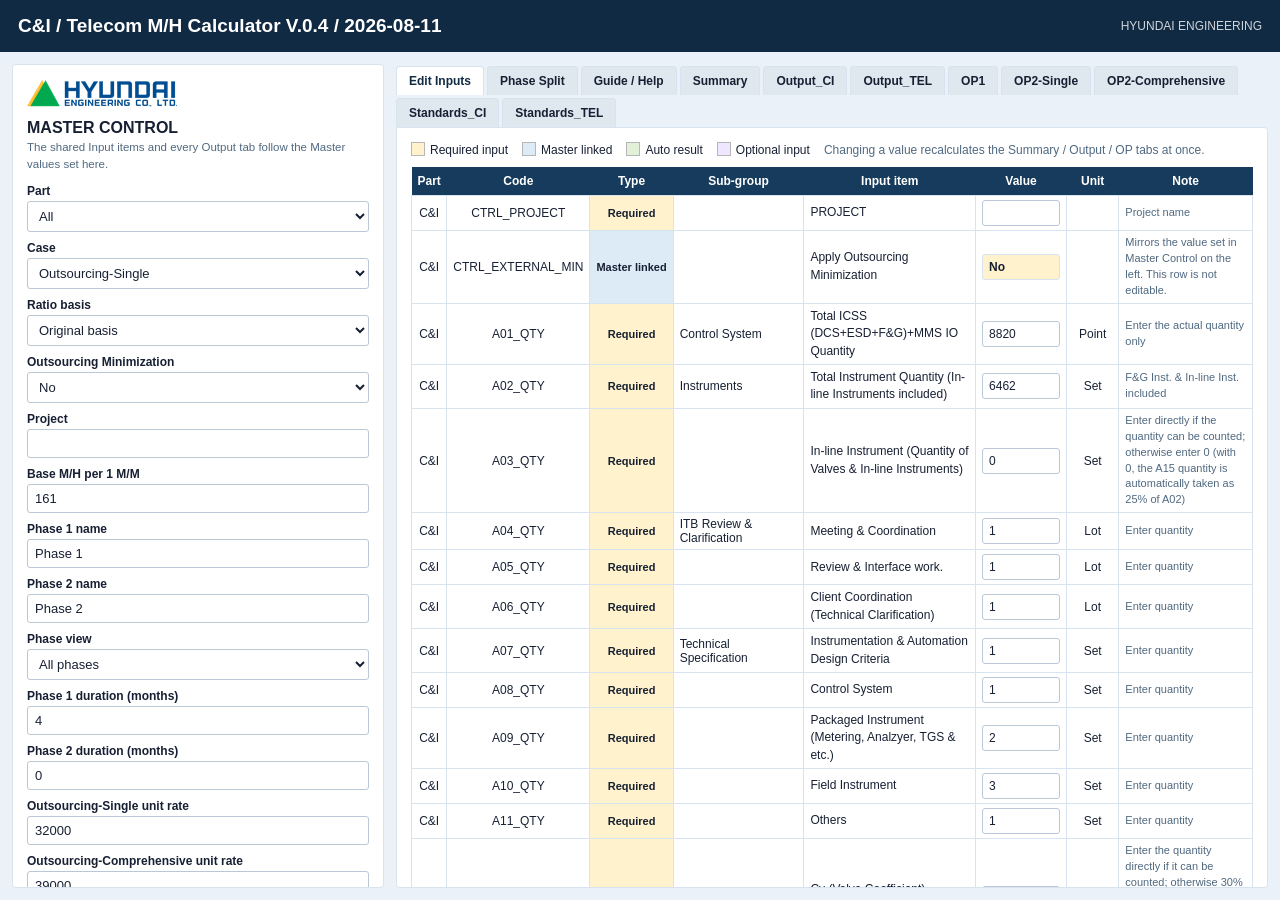
<file: MH_Calculator.html>
<!DOCTYPE html>
<!--
  M/H Calculator - single-file web application
  ===========================================
  Everything this page needs is inside this one file: styles, calculation model,
  report generator and base data (including the logo, as a base64 data URI).
  There are no external stylesheets, scripts, fonts, images or network calls, so
  it runs from a local disk, a USB stick, an email attachment or a static server.

  Just open it in a browser.

  Contents, in order:
    <style>              screen styles, Excel-like table formatting
    <body>               Master Control panel + 10 tab panels
    GENERATED DATA       Input items, Output activities, calculation standards, logo
    MH (model)           port of the Model class of FEED_MH_Calculator_V0_4_OPExcelGrid.py
                         (the desktop program's filename - the calculation itself
                          is not specific to any project stage)
    MHReport             Word (.doc) report generation
    app                  tab rendering, input handling, state save/restore

  To rebuild the data block after changing the Python program's base data:
      python3 tools/gen_web_data.py
-->
<html lang="en">
<head>
<meta charset="utf-8">
<meta name="viewport" content="width=device-width, initial-scale=1">
<title>C&amp;I / Telecom M/H Calculator V.0.4</title>
<style>
/* M/H Calculator - web styles
   Reuses the colour palette of the desktop (Tkinter) program and its
   Excel-style table formatting. */
:root {
  --primary: #102A43;
  --accent: #0F6CBD;
  --accent-dark: #0B5CAB;
  --bg: #EAF1F8;
  --card: #FFFFFF;
  --head: #163B5C;
  --text: #172033;
  --muted: #506980;
  --yellow: #FFF2CC;
  --green: #E2F0D9;
  --purple: #EFE7FF;
  --locked: #F2F2F2;
  --line: #D7E3EE;
  --grid-line: #B7B7B7;
  --hdr-blue: #DDEBF7;
  --hdr-cyan: #BFE3F0;
  --hdr-orange: #FCE4D6;
  --hdr-green: #C6E0B4;
  --hdr-purple: #EAD1EA;
}

* { box-sizing: border-box; }

html, body {
  height: 100%;
  margin: 0;
}

body {
  background: var(--bg);
  color: var(--text);
  font-family: "Segoe UI", "Malgun Gothic", "Helvetica Neue", Arial, sans-serif;
  font-size: 13px;
  display: flex;
  flex-direction: column;
}

/* ---------- title bar ---------- */
.app-title {
  background: var(--primary);
  color: #fff;
  font-size: 19px;
  font-weight: 700;
  padding: 15px 18px;
  display: flex;
  align-items: center;
  gap: 14px;
  flex: 0 0 auto;
}
.app-title .ver { font-size: 12px; font-weight: 400; opacity: .8; margin-left: auto; }

/* ---------- layout ---------- */
.app-body {
  flex: 1 1 auto;
  display: flex;
  gap: 12px;
  padding: 12px;
  min-height: 0;
}

.master {
  flex: 0 0 372px;
  background: var(--card);
  border: 1px solid var(--line);
  border-radius: 4px;
  padding: 14px;
  overflow: auto;
}
.master img.logo { max-width: 155px; display: block; margin-bottom: 10px; }
.master h2 { font-size: 16px; margin: 0 0 2px; }
.master .hint { color: var(--muted); font-size: 11.5px; margin: 0 0 10px; line-height: 1.5; }
.master label { display: block; font-size: 12px; margin: 9px 0 3px; font-weight: 600; }
.master select, .master input[type="text"], .master input[type="number"] {
  width: 100%;
  padding: 6px 7px;
  border: 1px solid #B9C7D6;
  border-radius: 3px;
  font: inherit;
  background: #fff;
  color: var(--text);
}
.master select:focus, .master input:focus { outline: 2px solid var(--accent); outline-offset: -1px; }
.master .note {
  margin-top: 14px;
  background: #FFF9EC;
  border: 1px solid #F0DFB8;
  border-radius: 3px;
  color: #7A4F00;
  font-size: 11.5px;
  line-height: 1.55;
  padding: 9px 10px;
}
.btn {
  display: block;
  width: 100%;
  margin-top: 7px;
  padding: 8px 10px;
  border: 1px solid #B9C7D6;
  border-radius: 3px;
  background: #F3F6FA;
  color: var(--text);
  font: inherit;
  font-weight: 700;
  cursor: pointer;
}
.btn:hover { background: #E7EEF6; }
.btn.accent { background: var(--accent); border-color: var(--accent); color: #fff; }
.btn.accent:hover { background: var(--accent-dark); }
.btn.gap { margin-top: 14px; }

/* ---------- tabs ---------- */
.pane {
  flex: 1 1 auto;
  min-width: 0;
  display: flex;
  flex-direction: column;
}
.tabbar {
  display: flex;
  flex-wrap: wrap;
  gap: 3px;
  padding: 2px 0 0;
  flex: 0 0 auto;
}
.tabbar button {
  border: 1px solid var(--line);
  border-bottom: none;
  background: #DFE7EF;
  color: var(--text);
  font: inherit;
  font-weight: 700;
  font-size: 12px;
  padding: 7px 12px;
  border-radius: 4px 4px 0 0;
  cursor: pointer;
}
.tabbar button[aria-selected="true"] { background: #fff; color: var(--primary); }
.tabpanels {
  flex: 1 1 auto;
  min-height: 0;
  background: var(--card);
  border: 1px solid var(--line);
  border-radius: 0 4px 4px 4px;
  overflow: auto;
}
.tabpanel { display: none; padding: 14px; }
.tabpanel.active { display: block; }
.tabpanel.flush { padding: 0; }

/* ---------- shared tables ---------- */
table.grid {
  border-collapse: collapse;
  font-size: 11.5px;
  background: #fff;
}
table.grid th, table.grid td {
  border: 1px solid var(--grid-line);
  padding: 4px 6px;
  vertical-align: middle;
  white-space: pre-line;
}
table.grid th { background: var(--hdr-blue); font-weight: 700; text-align: center; }
.num { text-align: right; font-variant-numeric: tabular-nums; }
.ctr { text-align: center; }
.b { font-weight: 700; }
.red { color: #C00000; }

.sheet-title { font-size: 19px; font-weight: 700; padding: 4px 0; }
.sheet-date { font-size: 11px; font-weight: 700; float: right; padding-top: 10px; }
.sheet-ver { font-size: 16px; font-weight: 700; color: #C00000; padding: 2px 0 10px; }
.scrollx { overflow-x: auto; padding-bottom: 6px; }

/* ---------- Edit Inputs ---------- */
table.inputs { width: 100%; border-collapse: collapse; font-size: 12px; }
table.inputs th {
  background: var(--head); color: #fff; font-weight: 700; padding: 7px 6px;
  position: sticky; top: 0; z-index: 2; text-align: center;
}
table.inputs td { border: 1px solid var(--line); padding: 4px 6px; vertical-align: middle; }
table.inputs tr.sec td {
  background: #F1F6FB; font-weight: 700; color: var(--primary); font-size: 12.5px; padding: 6px;
}
table.inputs td:nth-child(1), table.inputs td:nth-child(2) { white-space: nowrap; text-align: center; }
table.inputs .kind { text-align: center; font-weight: 700; white-space: nowrap; font-size: 11px; }
table.inputs .k-auto { background: var(--green); }
table.inputs .k-master { background: #DDEBF7; }
table.inputs .k-req { background: var(--yellow); }
table.inputs .k-opt { background: var(--purple); }
table.inputs .note { color: var(--muted); font-size: 11px; line-height: 1.45; }
table.inputs .detail { line-height: 1.45; }
table.inputs input.cell, table.inputs select.cell {
  width: 100%; padding: 5px 6px; border: 1px solid #B9C7D6; border-radius: 3px;
  font: inherit; background: #fff; color: var(--text);
}
table.inputs select.cell { max-width: 340px; }
table.inputs .readonly {
  display: block; padding: 5px 6px; font-weight: 700; border-radius: 3px;
}
table.inputs .readonly.auto { background: var(--green); }
table.inputs .readonly.master { background: var(--yellow); }
.legend { display: flex; flex-wrap: wrap; gap: 14px; margin-bottom: 10px; font-size: 12px; align-items: center; }
.legend span.sw { display: inline-block; width: 14px; height: 14px; border: 1px solid var(--grid-line); margin-right: 5px; vertical-align: -2px; }

/* ---------- Summary ---------- */
.summary-title { font-size: 22px; font-weight: 700; text-align: center; padding: 8px 0 14px; }
table.summary { border-collapse: collapse; width: 100%; font-size: 13px; }
table.summary th, table.summary td { border: 1px solid #98A8B8; padding: 7px 8px; text-align: center; }
table.summary th { background: #F8F8F8; font-weight: 700; }
table.summary td.lbl { background: #fff; font-weight: 700; }
table.summary caption { text-align: left; font-size: 15px; font-weight: 700; padding: 16px 0 7px; }
.summary-head { display: flex; flex-wrap: wrap; gap: 10px; align-items: center; margin-bottom: 6px; font-size: 13px; }
.summary-head .chip { border: 1px solid #98A8B8; padding: 5px 10px; background: #F7FAFD; font-weight: 700; }
.summary-head .chip.on { background: var(--yellow); }
.summary-note { background: #F7FAFD; border: 1px solid #98A8B8; padding: 8px 10px; margin-top: 14px; font-size: 12px; }

/* ---------- Output / OP sheets ---------- */
table.sheet { border-collapse: collapse; font-size: 11.5px; }
table.sheet th, table.sheet td { border: 1px solid var(--grid-line); padding: 4px 6px; }
table.sheet th { text-align: center; font-weight: 700; }
table.sheet tr.section td { background: var(--hdr-blue); font-weight: 700; font-size: 12px; }
table.sheet tr.odd td { background: #F7FBFF; }
td.int { background: var(--yellow); }
td.ext { background: var(--green); }
td.tot { background: var(--hdr-blue); font-weight: 700; }
tr.total td { background: #FFFF00; font-weight: 700; }
.basebox { border-collapse: collapse; font-size: 11.5px; margin: 6px 0 10px; }
.basebox td { border: 1px solid #000; padding: 4px 8px; }
.basebox td.v { background: #40D050; font-weight: 700; text-align: right; }
.notesbox { background: #D9D9D9; padding: 8px 10px; font-size: 11.5px; line-height: 1.5; max-width: 520px; }
.projbar { display: flex; margin: 8px 0; font-size: 12px; }
.projbar .k { background: #63D663; font-weight: 700; padding: 5px 10px; border: 1px solid #000; }
.projbar .v { background: #9DE28E; padding: 5px 10px; border: 1px solid #000; border-left: none; flex: 1; }
.tablebanner { background: #8BD56B; border: 1px solid #000; font-weight: 700; text-align: center; padding: 5px; font-size: 12.5px; }
.footline { border: 1px solid #000; padding: 6px 10px; font-weight: 700; font-size: 12px; margin-top: -1px; background: #fff; }
.head-basic { background: var(--hdr-blue); }
.head-unit { background: var(--hdr-cyan); }
.head-mh { background: var(--hdr-green); }
.head-rem { background: var(--hdr-purple); }

table.sheet td.rem { font-size: 11px; color: var(--muted); white-space: nowrap; }
/* ---------- Phase Split ---------- */
.phase-intro {
  background: #F7FAFD; border: 1px solid var(--line); border-radius: 3px;
  padding: 9px 12px; font-size: 12px; line-height: 1.55; margin-bottom: 10px;
}
.phase-bar {
  display: flex; flex-wrap: wrap; gap: 8px; align-items: center; margin-bottom: 10px;
}
.phase-live { margin-left: auto; font-size: 12.5px; }
.phase-live b { font-variant-numeric: tabular-nums; }
.pbtn {
  border: 1px solid #B9C7D6; background: #F3F6FA; color: var(--text);
  font: inherit; font-size: 12px; font-weight: 700; padding: 5px 10px;
  border-radius: 3px; cursor: pointer;
}
.pbtn:hover { background: #E1EAF4; border-color: var(--accent); }
.pbtn.sm { font-size: 11px; padding: 2px 7px; margin: 0 1px; font-weight: 600; }
.secset { font-size: 11px; color: var(--muted); white-space: nowrap; }
table.phase input.pct {
  width: 58px; text-align: right; font: inherit; padding: 3px 5px;
  border: 1px solid #B9C7D6; border-radius: 3px; background: #fff; color: inherit;
}
table.phase input.pct:focus { outline: 2px solid var(--accent); outline-offset: -1px; }
table.phase td.p-one { background: var(--yellow); }
table.phase td.p-two { background: var(--green); }
table.phase td.p-mix { background: var(--purple); }
td.nowrap, .nowrap { white-space: nowrap; }
.phase-note {
  background: #FFF4D6; border: 1px solid #E8C97A; border-radius: 3px;
  padding: 7px 11px; font-size: 12px; margin: 0 0 10px;
}
table.summary tr.grand td { background: #F1F6FB; font-weight: 700; }

/* ---------- calculation standards ---------- */
table.std { border-collapse: collapse; font-size: 11.5px; }
table.std th, table.std td { border: 1px solid var(--grid-line); padding: 4px 6px; vertical-align: middle; }
table.std th { background: var(--hdr-orange); text-align: center; font-weight: 700; }
table.std th.basic { background: var(--hdr-blue); }
table.std th.guide { background: var(--hdr-cyan); }
table.std td.guide { white-space: pre-line; line-height: 1.45; max-width: 560px; }
table.std td.act { max-width: 340px; }
table.std tr.odd td { background: #F7FBFF; }
table.std input.v {
  width: 100%; border: none; background: transparent; font: inherit; text-align: right;
  padding: 2px 3px; color: inherit;
}
table.std input.v:focus { outline: 2px solid var(--accent); background: #fff; }
table.std td.vint { background: var(--yellow); }
table.std td.vext { background: var(--green); }
.std-topbar { display: flex; flex-wrap: wrap; align-items: stretch; margin-bottom: 8px; font-size: 12px; }
.std-topbar .k { background: #BFE3F0; font-weight: 700; padding: 8px 10px; border: 1px solid #000; white-space: pre-line; }
.std-topbar .v { background: #FFC000; color: #C00000; font-weight: 700; font-size: 15px; padding: 8px 16px; border: 1px solid #000; border-left: none; display: flex; align-items: center; }
.std-topbar .n { background: #F2F2F2; padding: 8px 10px; font-size: 11.5px; line-height: 1.5; flex: 1; min-width: 260px; }

/* ---------- Guide ---------- */
.guide { max-width: 1080px; }
.guide h1 { font-size: 24px; text-align: center; margin: 4px 0 2px; }
.guide .sub { text-align: right; color: #555; font-size: 12px; margin-bottom: 18px; }
.guide h2 { font-size: 17px; margin: 24px 0 8px; padding-bottom: 5px; border-bottom: 2px solid var(--line); }
.guide .block { border: 1px solid var(--line); border-radius: 3px; margin: 8px 0; }
.guide .block h3 { margin: 0; padding: 8px 12px; font-size: 13.5px; color: var(--primary); background: #F7FAFD; border-bottom: 1px solid var(--line); }
.guide .block ul { margin: 6px 0; padding: 0 12px 6px 30px; }
.guide .block li { margin: 4px 0; line-height: 1.55; }
.guide .block.warn li { color: #C00000; }

/* ---------- toast ---------- */
#toast {
  position: fixed; left: 50%; bottom: 26px; transform: translateX(-50%);
  background: var(--primary); color: #fff; padding: 10px 18px; border-radius: 4px;
  font-size: 13px; box-shadow: 0 4px 14px rgba(16, 42, 67, .35);
  opacity: 0; pointer-events: none; transition: opacity .2s; z-index: 50; max-width: 80vw;
}
#toast.show { opacity: 1; }

@media (max-width: 1100px) {
  .app-body { flex-direction: column; }
  .master { flex: 0 0 auto; max-height: none; }
}

@media print {
  .app-title, .master, .tabbar, #toast { display: none !important; }
  .app-body { padding: 0; display: block; }
  .tabpanels { border: none; overflow: visible; }
  body { background: #fff; }
}
</style>
</head>
<body>

<div class="app-title">
  <span>C&amp;I / Telecom M/H Calculator V.0.4 / 2026-08-11</span>
  <span class="ver">HYUNDAI ENGINEERING</span>
</div>

<div class="app-body">

  <!-- ================= MASTER CONTROL ================= -->
  <aside class="master">
    <img id="logo" class="logo" alt="HYUNDAI ENGINEERING">
    <h2>MASTER CONTROL</h2>
    <p class="hint">The shared Input items and every Output tab follow the Master values set here.</p>

    <label for="mc-part">Part</label>
    <select id="mc-part">
      <option>All</option><option>C&amp;I (Instrumentation)</option><option>TEL (Telecom)</option>
    </select>

    <label for="mc-case">Case</label>
    <select id="mc-case">
      <option>Outsourcing-Single</option><option>Outsourcing-Comprehensive</option>
    </select>

    <label for="mc-ratio">Ratio basis</label>
    <select id="mc-ratio">
      <option>Original basis</option><option>User entered</option>
    </select>

    <label for="mc-external">Outsourcing Minimization</label>
    <select id="mc-external">
      <option>No</option><option>Yes</option>
    </select>

    <label for="mc-project">Project</label>
    <input type="text" id="mc-project">

    <label for="mc-base">Base M/H per 1 M/M</label>
    <input type="text" id="mc-base" inputmode="decimal">

    <label for="mc-p1-name">Phase 1 name</label>
    <input type="text" id="mc-p1-name" placeholder="e.g. FEED, Bid, Stage 1">

    <label for="mc-p2-name">Phase 2 name</label>
    <input type="text" id="mc-p2-name" placeholder="e.g. Detail Engineering, Execution">

    <label for="mc-phase">Phase view</label>
    <select id="mc-phase">
      <option value="all">All phases</option>
      <option value="p1">Phase 1 only</option>
      <option value="p2">Phase 2 only</option>
    </select>

    <label for="mc-months" id="lbl-months">Phase 1 duration (months)</label>
    <input type="text" id="mc-months" inputmode="decimal">

    <label for="mc-months-2" id="lbl-months-2">Phase 2 duration (months)</label>
    <input type="text" id="mc-months-2" inputmode="decimal">

    <label for="mc-rate-short">Outsourcing-Single unit rate</label>
    <input type="text" id="mc-rate-short" inputmode="decimal">

    <label for="mc-rate-comp">Outsourcing-Comprehensive unit rate</label>
    <input type="text" id="mc-rate-comp" inputmode="decimal">

    <label for="mc-ip">Internal %</label>
    <input type="text" id="mc-ip" inputmode="decimal">

    <label for="mc-ep">External %</label>
    <input type="text" id="mc-ep" inputmode="decimal">

    <button class="btn accent gap" id="btn-recalc">Recalculate output</button>
    <button class="btn accent" id="btn-save">Save inputs</button>
    <button class="btn accent" id="btn-load">Load saved inputs</button>
    <button class="btn" id="btn-export">Export inputs</button>
    <button class="btn" id="btn-import">Import inputs</button>
    <input type="file" id="file-import" accept=".json,application/json" hidden>
    <button class="btn" id="btn-reset">Reset</button>
    <button class="btn accent gap" id="btn-report">Generate Word report</button>
    <button class="btn" id="btn-print">Print current tab / save as PDF</button>

    <p class="note">Outsourcing Minimization is changed here in Master Control only. The blue Master-linked row on the Edit Inputs tab simply mirrors the value set here, and the green auto-result rows are recalculated from your selections as you go.</p>
  </aside>

  <!-- ================= TABS ================= -->
  <main class="pane">
    <div class="tabbar" id="tabbar" role="tablist"></div>
    <div class="tabpanels" id="tabpanels">
      <section class="tabpanel" id="tab-input"></section>
      <section class="tabpanel" id="tab-phase"></section>
      <section class="tabpanel" id="tab-guide"></section>
      <section class="tabpanel" id="tab-summary"></section>
      <section class="tabpanel" id="tab-output-ci"></section>
      <section class="tabpanel" id="tab-output-tel"></section>
      <section class="tabpanel" id="tab-op1"></section>
      <section class="tabpanel" id="tab-op2-short"></section>
      <section class="tabpanel" id="tab-op2-comp"></section>
      <section class="tabpanel" id="tab-std-ci"></section>
      <section class="tabpanel" id="tab-std-tel"></section>
    </div>
  </main>

</div>

<div id="toast" role="status" aria-live="polite"></div>

<!-- ===== BEGIN GENERATED DATA - rebuilt by tools/gen_web_data.py ===== -->
<script id="app-data">
/* Auto-generated by tools/gen_web_data.py - do not edit by hand. */
/* Base data: Input items, Output activities and the calculation-standard
   (산출기준) Unit M/H tables, translated via tools/ko_en.json.
   The 상/중/하/SPI difficulty keys are intentionally left untranslated:
   they are lookup keys shared with the desktop program. */
var DATA = {"inputs":[{"part":"ci","code":"CTRL_PROJECT","section":"0. Project Common","major":"Project","middle":"","detail":"PROJECT","value":"","unit":"","type":"text","options":[],"note":"Project name","id":0},{"part":"ci","code":"CTRL_EXTERNAL_MIN","section":"0. Project Common","major":"Outsourcing Minimization","middle":"","detail":"Apply Outsourcing Minimization","value":"No","unit":"","type":"select","options":[{"value":"No","text":"No - standard calculation basis"},{"value":"Yes","text":"Yes - Outsourcing Minimization 75/25"}],"note":"Selecting Yes applies 75% internal / 25% external","id":1},{"part":"ci","code":"A01_QTY","baseCode":"A01","section":"Key Input (Quantity)","major":"Key Input (Quantity)","middle":"Control System","detail":"Total ICSS (DCS+ESD+F&G)+MMS IO Quantity","value":8820,"unit":"Point","type":"number","options":[],"note":"Enter the actual quantity only","id":2},{"part":"ci","code":"A02_QTY","baseCode":"A02","section":"A. Quantity Input","major":"","middle":"Instruments","detail":"Total Instrument Quantity (In-line Instruments included)","value":6462,"unit":"Set","type":"number","options":[],"note":"F&G Inst. & In-line Inst. included","id":3},{"part":"ci","code":"A03_QTY","baseCode":"A03","section":"A. Quantity Input","major":"","middle":"","detail":"In-line Instrument (Quantity of Valves & In-line Instruments)","value":0,"unit":"Set","type":"number","options":[],"note":"Enter directly if the quantity can be counted; otherwise enter 0 (with 0, the A15 quantity is automatically taken as 25% of A02)","id":4},{"part":"ci","code":"A04_QTY","baseCode":"A04","section":"GENERAL","major":"GENERAL","middle":"ITB Review & Clarification","detail":"Meeting & Coordination","value":1,"unit":"Lot","type":"number","options":[],"note":"Enter quantity","id":5},{"part":"ci","code":"A05_QTY","baseCode":"A05","section":"A. Quantity Input","major":"","middle":"","detail":"Review & Interface work.","value":1,"unit":"Lot","type":"number","options":[],"note":"Enter quantity","id":6},{"part":"ci","code":"A06_QTY","baseCode":"A06","section":"A. Quantity Input","major":"","middle":"","detail":"Client Coordination (Technical Clarification)","value":1,"unit":"Lot","type":"number","options":[],"note":"Enter quantity","id":7},{"part":"ci","code":"A07_QTY","baseCode":"A07","section":"Specification","major":"Specification","middle":"Technical Specification","detail":"Instrumentation & Automation Design Criteria","value":1,"unit":"Set","type":"number","options":[],"note":"Enter quantity","id":8},{"part":"ci","code":"A08_QTY","baseCode":"A08","section":"A. Quantity Input","major":"","middle":"","detail":"Control System","value":1,"unit":"Set","type":"number","options":[],"note":"Enter quantity","id":9},{"part":"ci","code":"A09_QTY","baseCode":"A09","section":"A. Quantity Input","major":"","middle":"","detail":"Packaged Instrument (Metering, Analzyer, TGS & etc.)","value":2,"unit":"Set","type":"number","options":[],"note":"Enter quantity","id":10},{"part":"ci","code":"A10_QTY","baseCode":"A10","section":"A. Quantity Input","major":"","middle":"","detail":"Field Instrument","value":3,"unit":"Set","type":"number","options":[],"note":"Enter quantity","id":11},{"part":"ci","code":"A11_QTY","baseCode":"A11","section":"A. Quantity Input","major":"","middle":"","detail":"Others","value":1,"unit":"Set","type":"number","options":[],"note":"Enter quantity","id":12},{"part":"ci","code":"A12_QTY","baseCode":"A12","section":"Calculation","major":"Calculation","middle":"Calculation","detail":"Cv (Valve Coefficient) Calculation for Sizing","value":485,"unit":"Set","type":"number","options":[],"note":"Enter the quantity directly if it can be counted; otherwise 30% of the in-line instruments is applied (by formula). Enter 0 if the calculation is not performed","id":13},{"part":"ci","code":"A13_QTY","baseCode":"A13","section":"A. Quantity Input","major":"","middle":"","detail":"PSV Orificice Calculation for Sizing","value":323,"unit":"Set","type":"number","options":[],"note":"Enter the quantity directly if it can be counted; otherwise 20% of the in-line instruments is applied (by formula). Enter 0 if the calculation is not performed","id":14},{"part":"ci","code":"A14_QTY","baseCode":"A14","section":"A. Quantity Input","major":"","middle":"","detail":"Flow Element Calculation","value":242,"unit":"Set","type":"number","options":[],"note":"Enter the quantity directly if it can be counted; otherwise 15% of the in-line instruments is applied (by formula). Enter 0 if the calculation is not performed","id":15},{"part":"ci","code":"A15_QTY","baseCode":"A15","section":"Procurement","major":"Procurement","middle":"Data Sheets & Summary List","detail":"Data Sheets (Valve & In-line Instruments)","value":1616,"unit":"Ea","type":"number","options":[],"note":"Enter quantity","id":16},{"part":"ci","code":"A16_QTY","baseCode":"A16","section":"A. Quantity Input","major":"","middle":"","detail":"Summary List (Other Instruments)","value":4846,"unit":"Ea","type":"number","options":[],"note":"Enter quantity","id":17},{"part":"ci","code":"A17_QTY","baseCode":"A17","section":"A. Quantity Input","major":"","middle":"MR & TBE","detail":"Control System","value":1,"unit":"Set","type":"number","options":[],"note":"Enter quantity","id":18},{"part":"ci","code":"A18_QTY","baseCode":"A18","section":"A. Quantity Input","major":"","middle":"","detail":"Packaged Instrument","value":3,"unit":"Set","type":"number","options":[],"note":"Enter quantity","id":19},{"part":"ci","code":"A19_QTY","baseCode":"A19","section":"A. Quantity Input","major":"","middle":"","detail":"Valves","value":7,"unit":"Set","type":"number","options":[],"note":"Enter quantity","id":20},{"part":"ci","code":"A20_QTY","baseCode":"A20","section":"A. Quantity Input","major":"","middle":"","detail":"Field Instrument","value":10,"unit":"Set","type":"number","options":[],"note":"Enter quantity","id":21},{"part":"ci","code":"A21_QTY","baseCode":"A21","section":"DRAWING","major":"DRAWING","middle":"Control System Architecture","detail":"Control System Configuration","value":2,"unit":"Sheet","type":"number","options":[],"note":"Enter quantity","id":22},{"part":"ci","code":"A22_QTY","baseCode":"A22","section":"A. Quantity Input","major":"","middle":"Layout Drawing","detail":"Instrument Cable Routing Layout","value":18,"unit":"Sheet","type":"number","options":[],"note":"Enter quantity","id":23},{"part":"ci","code":"A23_QTY","baseCode":"A23","section":"A. Quantity Input","major":"","middle":"","detail":"Cable Tray, Trench, Duct Bank Layout","value":18,"unit":"Sheet","type":"number","options":[],"note":"Enter quantity","id":24},{"part":"ci","code":"A24_QTY","baseCode":"A24","section":"A. Quantity Input","major":"","middle":"","detail":"Junction Box & Wiring Layout \n(Sketched Drawing)","value":18,"unit":"Sheet","type":"number","options":[],"note":"Enter quantity","id":25},{"part":"ci","code":"A25_QTY","baseCode":"A25","section":"A. Quantity Input","major":"","middle":"","detail":"Control Room / PIB Equipment Arrangement Layout","value":3,"unit":"Sheet","type":"number","options":[],"note":"Enter quantity","id":26},{"part":"ci","code":"A26_QTY","baseCode":"A26","section":"A. Quantity Input","major":"","middle":"Summary / List","detail":"Instrument Index and I/O List","value":6462,"unit":"Sheet","type":"number","options":[],"note":"When Outsourcing Minimization is applied, enter 0 for the 'share of internal work performed as Outsourcing-Comprehensive (%)'.","id":27},{"part":"ci","code":"A27_QTY","baseCode":"A27","section":"A. Quantity Input","major":"","middle":"","detail":"Instrument Cable Schedule","value":1293,"unit":"Sheet","type":"number","options":[],"note":"Enter quantity","id":28},{"part":"ci","code":"A28_QTY","baseCode":"A28","section":"A. Quantity Input","major":"","middle":"Detail Drawing","detail":"Typical Hook-up drawings","value":81,"unit":"Sheet","type":"number","options":[],"note":"Enter quantity","id":29},{"part":"ci","code":"A29_QTY","baseCode":"A29","section":"A. Quantity Input","major":"","middle":"","detail":"Instrument Typical Installation Details","value":50,"unit":"Sheet","type":"number","options":[],"note":"Enter quantity","id":30},{"part":"ci","code":"A30_QTY","baseCode":"A30","section":"A. Quantity Input","major":"","middle":"3'rd Party System Interface Design & Cable Block Diagram","detail":"Major 3rd Party System (Comp. / Boiler / Metering / MMS / Analyzer System / IRP (MCC) / FACP, etc.)","value":12,"unit":"Set","type":"number","options":[],"note":"Enter quantity","id":31},{"part":"ci","code":"A31_QTY","baseCode":"A31","section":"A. Quantity Input","major":"","middle":"","detail":"Minor 3rd Party System (Pump / Chem. Injection / TGS / PAGA / ECMS / HVAC / NOVAC, etc.)","value":20,"unit":"Set","type":"number","options":[],"note":"Enter quantity","id":32},{"part":"ci","code":"A32_QTY","baseCode":"A32","section":"MTO & INFORM TO OTHER DEPTS.","major":"MTO & INFORM TO OTHER DEPTS.","middle":"MTO","detail":"BM Take-off & BOQ Preparation","value":1,"unit":"Lot","type":"number","options":[],"note":"Enter quantity","id":33},{"part":"ci","code":"A33_QTY","baseCode":"A33","section":"A. Quantity Input","major":"","middle":"Inform to Other Depts.","detail":"Data Preparation for Inform to Other Depts.","value":1,"unit":"Lot","type":"number","options":[],"note":"Enter quantity","id":34},{"part":"ci","code":"A34_QTY","baseCode":"A34","section":"OTHERS","major":"OTHERS","middle":"3D Model","detail":"3D Modeling","value":1,"unit":"Lot","type":"number","options":[],"note":"Enter quantity","id":35},{"part":"ci","code":"A35_QTY","baseCode":"A35","section":"A. Quantity Input","major":"","middle":"SPI","detail":"SPI Seed DB","value":1,"unit":"Lot","type":"number","options":[],"note":"Enter quantity","id":36},{"part":"ci","code":"A36_QTY","baseCode":"A36","section":"A. Quantity Input","major":"","middle":"CER","detail":"Cold Eye Review","value":1,"unit":"Lot","type":"number","options":[],"note":"Enter quantity","id":37},{"part":"ci","code":"C01_SEL","baseCode":"C01","section":"B. Project Condition","major":"Project Standard Difficulty\n(General)","middle":"FEED Difficulty","detail":"FEED Difficulty","value":"2)","unit":"","type":"select","options":[{"value":"1)","text":"1) FEED projects requiring EPC-grade accuracy with relatively high difficulty and detail. (e.g. Aramco, including minor revamping)"},{"value":"2)","text":"2) Typical FEED projects requiring accuracy with EPC execution in mind. (e.g. most FEED and proposal-type projects)"},{"value":"3)","text":"3) FEED projects where we take part in FEED only, with no EPC execution planned"}],"note":"Difficulty is derived automatically from the selection","id":38},{"part":"ci","code":"C01_DIFF","baseCode":"C01","section":"B. Project Condition","major":"Project Standard Difficulty\n(General)","middle":"FEED Difficulty","detail":"FEED Difficulty - Result","value":"중","unit":"","type":"computed","options":[],"note":"Automatically calculated result","id":39},{"part":"ci","code":"C04_SEL","baseCode":"C04","section":"B. Project Condition","major":"Technical Specification Difficulty","middle":"Instrumentation & Automation Design Criteria","detail":"Instrumentation & Automation Design Criteria","value":"2)","unit":"","type":"select","options":[{"value":"1)","text":"1) New Generation"},{"value":"2)","text":"2) HEC Standard Specification applied"}],"note":"Difficulty is determined together with the Project standard difficulty","id":40},{"part":"ci","code":"C04_DIFF","baseCode":"C04","section":"B. Project Condition","major":"Technical Specification Difficulty","middle":"Instrumentation & Automation Design Criteria","detail":"Instrumentation & Automation Design Criteria Difficulty","value":"하","unit":"","type":"computed","options":[],"note":"Automatically calculated result","id":41},{"part":"ci","code":"C06_SEL","baseCode":"C06","section":"B. Project Condition","major":"","middle":"Specification for Control System","detail":"Specification for Control System","value":"1)","unit":"","type":"select","options":[{"value":"1)","text":"1) New Generation"},{"value":"2)","text":"2) HEC Standard Specification applied"}],"note":"Difficulty is determined together with the Project standard difficulty","id":42},{"part":"ci","code":"C06_DIFF","baseCode":"C06","section":"B. Project Condition","major":"","middle":"Specification for Control System","detail":"Specification for Control System Difficulty","value":"중","unit":"","type":"computed","options":[],"note":"Automatically calculated result","id":43},{"part":"ci","code":"C08_SEL","baseCode":"C08","section":"B. Project Condition","major":"","middle":"Specification for Packaged Instrument (Metering, Analzyer, TGS & etc.)","detail":"Specification for Packaged Instrument (Metering, Analzyer, TGS & etc.)","value":"1)","unit":"","type":"select","options":[{"value":"1)","text":"1) New Generation"},{"value":"2)","text":"2) HEC Standard Specification applied"}],"note":"Difficulty is determined together with the Project standard difficulty","id":44},{"part":"ci","code":"C08_DIFF","baseCode":"C08","section":"B. Project Condition","major":"","middle":"Specification for Packaged Instrument (Metering, Analzyer, TGS & etc.)","detail":"Specification for Packaged Instrument (Metering, Analzyer, TGS & etc.) Difficulty","value":"중","unit":"","type":"computed","options":[],"note":"Automatically calculated result","id":45},{"part":"ci","code":"C10_SEL","baseCode":"C10","section":"B. Project Condition","major":"","middle":"Specification for Field Instrument","detail":"Specification for Field Instrument","value":"1)","unit":"","type":"select","options":[{"value":"1)","text":"1) New Generation"},{"value":"2)","text":"2) HEC Standard Specification applied"}],"note":"Difficulty is determined together with the Project standard difficulty","id":46},{"part":"ci","code":"C10_DIFF","baseCode":"C10","section":"B. Project Condition","major":"","middle":"Specification for Field Instrument","detail":"Specification for Field Instrument Difficulty","value":"중","unit":"","type":"computed","options":[],"note":"Automatically calculated result","id":47},{"part":"ci","code":"C12_SEL","baseCode":"C12","section":"B. Project Condition","major":"","middle":"Specification for Others","detail":"Specification for Others","value":"1)","unit":"","type":"select","options":[{"value":"1)","text":"1) New Generation"},{"value":"2)","text":"2) HEC Standard Specification applied"}],"note":"Difficulty is determined together with the Project standard difficulty","id":48},{"part":"ci","code":"C12_DIFF","baseCode":"C12","section":"B. Project Condition","major":"","middle":"Specification for Others","detail":"Specification for Others Difficulty","value":"중","unit":"","type":"computed","options":[],"note":"Automatically calculated result","id":49},{"part":"ci","code":"C14_SEL","baseCode":"C14","section":"B. Project Condition","major":"Instrument Data Sheet Difficulty","middle":"Data Sheet (Valve & In-line Instruments)","detail":"Data Sheet (Valve & In-line Instruments)","value":"2)","unit":"","type":"select","options":[{"value":"1)","text":"1) SPI applied - internal"},{"value":"2)","text":"2) SPI applied - external"},{"value":"3)","text":"3) SPI not applied"}],"note":"Difficulty is derived automatically from the selection","id":50},{"part":"ci","code":"C14_DIFF","baseCode":"C14","section":"B. Project Condition","major":"Instrument Data Sheet Difficulty","middle":"Data Sheet (Valve & In-line Instruments)","detail":"Data Sheet (Valve & In-line Instruments) Difficulty","value":"SPI-외부","unit":"","type":"computed","options":[],"note":"Automatically calculated result","id":51},{"part":"ci","code":"C19_SEL","baseCode":"C19","section":"B. Project Condition","major":"Drawing Difficulty","middle":"Control System Configuration","detail":"Control System Configuration","value":"1)","unit":"","type":"select","options":[{"value":"1)","text":"1) The drawing is not in the ITB, so the concept must be established"},{"value":"2)","text":"2) The drawing is included in the ITB but needs substantial upgrading"}],"note":"Difficulty is derived automatically from the selection","id":52},{"part":"ci","code":"C19_DIFF","baseCode":"C19","section":"B. Project Condition","major":"Drawing Difficulty","middle":"Control System Configuration","detail":"Control System Configuration Difficulty","value":"중","unit":"","type":"computed","options":[],"note":"Automatically calculated result","id":53},{"part":"ci","code":"C21_SEL","baseCode":"C21","section":"B. Project Condition","major":"","middle":"Control Room / PIB Equipment Arrangement layout","detail":"Control Room / PIB Equipment Arrangement layout","value":"1)","unit":"","type":"select","options":[{"value":"1)","text":"1) The drawing is not in the ITB, so it must be prepared"},{"value":"2)","text":"2) The drawing is included in the ITB"}],"note":"Difficulty is derived automatically from the selection","id":54},{"part":"ci","code":"C21_DIFF","baseCode":"C21","section":"B. Project Condition","major":"","middle":"Control Room / PIB Equipment Arrangement layout","detail":"Control Room / PIB Equipment Arrangement Layout Difficulty","value":"중","unit":"","type":"computed","options":[],"note":"Automatically calculated result","id":55},{"part":"ci","code":"C23_SEL","baseCode":"C23","section":"B. Project Condition","major":"","middle":"Instrument Index","detail":"Instrument Index","value":"3)","unit":"","type":"select","options":[{"value":"1)","text":"1) SPI applied - internal"},{"value":"2)","text":"2) SPI applied - external"},{"value":"3)","text":"3) SPI not applied"}],"note":"Difficulty is derived automatically from the selection","id":56},{"part":"ci","code":"C23_DIFF","baseCode":"C23","section":"B. Project Condition","major":"","middle":"Instrument Index","detail":"Instrument Index Difficulty","value":"중","unit":"","type":"computed","options":[],"note":"Automatically calculated result","id":57},{"part":"ci","code":"C29_SEL","baseCode":"C29","section":"B. Project Condition","major":"OTHERS Difficulty","middle":"3D Modeling","detail":"3D Modeling","value":"2)","unit":"","type":"select","options":[{"value":"1)","text":"1) Reduced compared with the typical FEED modeling & review scope"},{"value":"2)","text":"2) Typical FEED modeling & review scope"},{"value":"3)","text":"3) Expanded compared with the typical FEED modeling & review scope"}],"note":"Difficulty is derived automatically from the selection","id":58},{"part":"ci","code":"C29_DIFF","baseCode":"C29","section":"B. Project Condition","major":"OTHERS Difficulty","middle":"3D Modeling","detail":"3D Modeling Difficulty","value":"중","unit":"","type":"computed","options":[],"note":"Automatically calculated result","id":59},{"part":"ci","code":"C35_VALUE","baseCode":"C35","section":"B. Project Condition","major":"M/H Calculation General","middle":"Base M/H","detail":"Base M/H (per 1M/M)","value":161,"unit":"M/H","type":"number","options":[],"note":"Received from the PM team","id":60},{"part":"ci","code":"C36_VALUE","baseCode":"C36","section":"B. Project Condition","major":"","middle":"Design Duration","detail":"Total Design Duration (months)","value":4,"unit":"Months","type":"number","options":[],"note":"Check the project schedule","id":61},{"part":"ci","code":"C37_VALUE","baseCode":"C37","section":"B. Project Condition","major":"","middle":"Outsourcing Unit Rate","detail":"Outsourcing-Single Unit Rate (KRW)","value":32000,"unit":"KRW","type":"number","options":[],"note":"Received from the PM team","id":62},{"part":"ci","code":"C38_VALUE","baseCode":"C38","section":"B. Project Condition","major":"","middle":"","detail":"Outsourcing-Comprehensive Unit Rate (KRW)","value":39000,"unit":"KRW","type":"number","options":[],"note":"Received from the PM team","id":63},{"part":"tel","code":"CTRL_PROJECT","section":"0. Project Common","major":"Project","middle":"","detail":"PROJECT","value":"","unit":"","type":"text","options":[],"note":"Project name","id":64},{"part":"tel","code":"CTRL_EXTERNAL_MIN","section":"0. Project Common","major":"Outsourcing Minimization","middle":"","detail":"Apply Outsourcing Minimization","value":"No","unit":"","type":"select","options":[{"value":"No","text":"No - standard calculation basis"},{"value":"Yes","text":"Yes - Outsourcing Minimization 75/25"}],"note":"Selecting Yes applies 75% internal / 25% external","id":65},{"part":"tel","code":"A01_QTY","baseCode":"A01","section":"Key Input (Quantity)","major":"Key Input (Quantity)","middle":"System Q'ty","detail":"Telecom.&System Q'ty","value":7,"unit":"Ea","type":"number","options":[],"note":"Enter quantity","id":66},{"part":"tel","code":"A02_QTY","baseCode":"A02","section":"A. Quantity Input","major":"","middle":"Site Size","detail":"m x m","value":187500,"unit":"M^2","type":"number","options":[],"note":"Enter quantity","id":67},{"part":"tel","code":"A03_QTY","baseCode":"A03","section":"A. Quantity Input","major":"","middle":"Building Q'ty","detail":"Building Q'ty","value":7,"unit":"Ea","type":"number","options":[],"note":"if 2 stories or more than 70m, 2ea","id":68},{"part":"tel","code":"A04_QTY","baseCode":"A04","section":"GENERAL","major":"GENERAL","middle":"ITB Review & Clarification","detail":"Meeting & Coordination","value":1,"unit":"Lot","type":"number","options":[],"note":"Enter quantity","id":69},{"part":"tel","code":"A05_QTY","baseCode":"A05","section":"A. Quantity Input","major":"","middle":"","detail":"ITB Study","value":1,"unit":"Lot","type":"number","options":[],"note":"Enter quantity","id":70},{"part":"tel","code":"A06_QTY","baseCode":"A06","section":"A. Quantity Input","major":"","middle":"","detail":"Technical Clarification","value":1,"unit":"Lot","type":"number","options":[],"note":"Enter quantity","id":71},{"part":"tel","code":"A07_QTY","baseCode":"A07","section":"Procurement","major":"Procurement","middle":"MR & TBE","detail":"Telecom.&Security System","value":2,"unit":"Set","type":"number","options":[],"note":"Enter quantity","id":72},{"part":"tel","code":"A08_QTY","baseCode":"A08","section":"A. Quantity Input","major":"","middle":"","detail":"Telecom.&Security Bulk Material","value":1,"unit":"Set","type":"number","options":[],"note":"Enter quantity","id":73},{"part":"tel","code":"A09_QTY","baseCode":"A09","section":"System Architecture","major":"System Architecture","middle":"System Architecture","detail":"Telecom.&Security Specification","value":7,"unit":"Lot","type":"number","options":[],"note":"Enter quantity","id":74},{"part":"tel","code":"A10_QTY","baseCode":"A10","section":"DRAWING","major":"DRAWING","middle":"Block Diagram","detail":"Telecom.&Security Block Diagram","value":7,"unit":"Sheet","type":"number","options":[],"note":"Enter quantity","id":75},{"part":"tel","code":"A11_QTY","baseCode":"A11","section":"A. Quantity Input","major":"","middle":"Layout Drawing","detail":"Telecom.&Security Cable Routing layout","value":11.166666666666668,"unit":"Sheet","type":"number","options":[],"note":"Enter quantity","id":76},{"part":"tel","code":"A12_QTY","baseCode":"A12","section":"A. Quantity Input","major":"","middle":"","detail":"Telecom.&Security Cable Tray, Trench, Ductbank Layout","value":5.583333333333334,"unit":"Sheet","type":"number","options":[],"note":"Enter quantity","id":77},{"part":"tel","code":"A13_QTY","baseCode":"A13","section":"A. Quantity Input","major":"","middle":"Summary / List","detail":"Telecom.&Security Cable Schedule","value":18.75,"unit":"Sheet","type":"number","options":[],"note":"Enter quantity","id":78},{"part":"tel","code":"A14_QTY","baseCode":"A14","section":"A. Quantity Input","major":"","middle":"Detail Drawing","detail":"Telecom.&Security Typical Installation Details","value":7,"unit":"Sheet","type":"number","options":[],"note":"Enter quantity","id":79},{"part":"tel","code":"A15_QTY","baseCode":"A15","section":"MTO & INFORM TO OTHER DEPTS.","major":"MTO & INFORM TO OTHER DEPTS.","middle":"MTO","detail":"BM Take-off & BOQ Preparation","value":1,"unit":"Lot","type":"number","options":[],"note":"Enter quantity","id":80},{"part":"tel","code":"A16_QTY","baseCode":"A16","section":"A. Quantity Input","major":"","middle":"Inform to Other Depts.","detail":"Data Preparation for Inform to Other Depts.","value":1,"unit":"Lot","type":"number","options":[],"note":"Enter quantity","id":81},{"part":"tel","code":"A17_QTY","baseCode":"A17","section":"A. Quantity Input","major":"","middle":"CER","detail":"Cold Eye Review","value":1,"unit":"Lot","type":"number","options":[],"note":"Enter quantity","id":82},{"part":"tel","code":"A18_QTY","baseCode":"A18","section":"OTHERS","major":"OTHERS","middle":"3D Model","detail":"3D Modeling","value":1,"unit":"Ea","type":"number","options":[],"note":"Enter quantity","id":83},{"part":"tel","code":"A19_QTY","baseCode":"A19","section":"A. Quantity Input","major":"","middle":"SPI","detail":"Study & Calculation","value":1,"unit":"Ea","type":"number","options":[],"note":"Enter quantity","id":84},{"part":"tel","code":"A20_QTY","baseCode":"A20","section":"A. Quantity Input","major":"","middle":"Tie-in","detail":"Telecom. Tie-in List","value":1,"unit":"Ea","type":"number","options":[],"note":"Enter quantity","id":85},{"part":"tel","code":"C01_SEL","baseCode":"C01","section":"B. Project Condition","major":"Project Standard Difficulty\n(General)","middle":"ITB Requirements","detail":"ITB Requirements","value":"1)","unit":"","type":"select","options":[{"value":"1)","text":"1) The ITB is unclear and many items need clarification"},{"value":"2)","text":"2) The ITB documentation is sufficient"}],"note":"Difficulty is derived automatically from the selection","id":86},{"part":"tel","code":"C01_DIFF","baseCode":"C01","section":"B. Project Condition","major":"Project Standard Difficulty\n(General)","middle":"ITB Requirements","detail":"ITB Requirements Difficulty","value":"중","unit":"","type":"computed","options":[],"note":"Automatically calculated result","id":87},{"part":"tel","code":"C03_SEL","baseCode":"C03","section":"B. Project Condition","major":"System Difficulty","middle":"System Block Diagram & Specification","detail":"System Block Diagram & Specification","value":"1)","unit":"","type":"select","options":[{"value":"1)","text":"1) Not in the ITB, so it must be prepared from scratch"},{"value":"2)","text":"2) The ITB documentation is sufficient"}],"note":"Difficulty is derived automatically from the selection","id":88},{"part":"tel","code":"C03_DIFF","baseCode":"C03","section":"B. Project Condition","major":"System Difficulty","middle":"System Block Diagram & Specification","detail":"System Block Diagram & Specification Difficulty","value":"중","unit":"","type":"computed","options":[],"note":"Automatically calculated result","id":89},{"part":"tel","code":"C05_SEL","baseCode":"C05","section":"B. Project Condition","major":"Drawing Difficulty","middle":"Telecom.&Security Cable Tray, Trench, Ductbank Layout","detail":"Telecom.&Security Cable Tray, Trench, Ductbank Layout","value":"1)","unit":"","type":"select","options":[{"value":"1)","text":"1) Saudi, Kuwait or UAE projects"},{"value":"2)","text":"2) Others"}],"note":"Difficulty is derived automatically from the selection","id":90},{"part":"tel","code":"C05_DIFF","baseCode":"C05","section":"B. Project Condition","major":"Drawing Difficulty","middle":"Telecom.&Security Cable Tray, Trench, Ductbank Layout","detail":"Telecom.&Security Cable Tray, Trench, Ductbank Layout Difficulty","value":"상","unit":"","type":"computed","options":[],"note":"Automatically calculated result","id":91},{"part":"tel","code":"C09_VALUE","baseCode":"C09","section":"B. Project Condition","major":"M/H Calculation General","middle":"Base M/H","detail":"Base M/H (per 1M/M)","value":161,"unit":"M/H","type":"number","options":[],"note":"Received from the PM team","id":92},{"part":"tel","code":"C10_VALUE","baseCode":"C10","section":"B. Project Condition","major":"","middle":"Design Duration","detail":"Total Design Duration (months)","value":4,"unit":"Months","type":"number","options":[],"note":"Check the project schedule","id":93},{"part":"tel","code":"C11_VALUE","baseCode":"C11","section":"B. Project Condition","major":"","middle":"Outsourcing Unit Rate","detail":"Outsourcing-Single Unit Rate (KRW)","value":32000,"unit":"KRW","type":"number","options":[],"note":"Received from the PM team","id":94},{"part":"tel","code":"C12_VALUE","baseCode":"C12","section":"B. Project Condition","major":"","middle":"","detail":"Outsourcing-Comprehensive Unit Rate (KRW)","value":39000,"unit":"KRW","type":"number","options":[],"note":"Received from the PM team","id":95}],"outputs":[{"part":"ci","code":"A04","activity":"Meeting & Coordination","unit":"Lot","qty":1.0,"baseIntUnit":150.0,"baseExtUnit":0.0,"std":{"activity":"Meeting & Coordination","unit":"Lot","int":{"SPI":0.0,"상":220.0,"중":150.0,"하":80.0},"ext":{"SPI":0.0,"상":0.0,"중":0.0,"하":0.0},"guide":"1) Difficulty criteria\n- Apply the Project standard difficulty"}},{"part":"ci","code":"A05","activity":"Review & Interface work.","unit":"Lot","qty":1.0,"baseIntUnit":100.0,"baseExtUnit":200.0,"std":{"activity":"Review & Interface work.","unit":"Lot","int":{"SPI":0.0,"상":150.0,"중":100.0,"하":50.0},"ext":{"SPI":0.0,"상":250.0,"중":200.0,"하":100.0},"guide":""}},{"part":"ci","code":"A06","activity":"Client Coordination (Technical Clarification)","unit":"Lot","qty":1.0,"baseIntUnit":100.0,"baseExtUnit":0.0,"std":{"activity":"Client Coordination (Technical Clarification)","unit":"Lot","int":{"SPI":0.0,"상":150.0,"중":100.0,"하":50.0},"ext":{"SPI":0.0,"상":0.0,"중":0.0,"하":0.0},"guide":""}},{"part":"ci","code":"A07","activity":"Instrumentation & Automation Design Criteria","unit":"Set","qty":1.0,"baseIntUnit":80.0,"baseExtUnit":0.0,"std":{"activity":"Instrumentation & Automation Design Criteria","unit":"Set","int":{"SPI":0.0,"상":200.0,"중":160.0,"하":80.0},"ext":{"SPI":0.0,"상":0.0,"중":0.0,"하":0.0},"guide":"1) Difficulty criteria\n - High : New Generation and Project standard difficulty 'High'.\n - Medium : New Generation and Project standard difficulty 'Medium' / 'Low'.\n - Low : HEC Standard Specification applied."}},{"part":"ci","code":"A08","activity":"Control System","unit":"Set","qty":1.0,"baseIntUnit":120.0,"baseExtUnit":0.0,"std":{"activity":"Control System","unit":"Set","int":{"SPI":0.0,"상":36.0,"중":30.0,"하":24.0},"ext":{"SPI":0.0,"상":0.0,"중":0.0,"하":0.0},"guide":"1) Difficulty criteria\n- Apply the Project standard difficulty"}},{"part":"ci","code":"A09","activity":"Packaged Instrument (Metering, Analzyer, TGS & etc.)","unit":"Set","qty":2.0,"baseIntUnit":100.0,"baseExtUnit":0.0,"std":{"activity":"Packaged Instrument (Metering, Analzyer, TGS & etc.)","unit":"Set","int":{"SPI":0.0,"상":130.0,"중":100.0,"하":40.0},"ext":{"SPI":0.0,"상":0.0,"중":0.0,"하":0.0},"guide":""}},{"part":"ci","code":"A10","activity":"Field Instrument","unit":"Set","qty":3.0,"baseIntUnit":60.0,"baseExtUnit":0.0,"std":{"activity":"Field Instrument","unit":"Set","int":{"SPI":0.0,"상":12.0,"중":10.0,"하":8.0},"ext":{"SPI":0.0,"상":0.0,"중":0.0,"하":0.0},"guide":""}},{"part":"ci","code":"A11","activity":"Others","unit":"Set","qty":1.0,"baseIntUnit":60.0,"baseExtUnit":0.0,"std":{"activity":"Others","unit":"Set","int":{"SPI":0.0,"상":80.0,"중":60.0,"하":20.0},"ext":{"SPI":0.0,"상":0.0,"중":0.0,"하":0.0},"guide":""}},{"part":"ci","code":"A12","activity":"Cv (Valve Coefficient) Calculation for Sizing","unit":"Set","qty":485.0,"baseIntUnit":0.4,"baseExtUnit":0.0,"std":{"activity":"Cv (Valve Coefficient) Calculation for Sizing","unit":"Set","int":{"SPI":0.0,"상":0.0,"중":0.4,"하":0.0},"ext":{"SPI":0.0,"상":0.0,"중":0.0,"하":0.0},"guide":"1) M/H is counted only when a separate deliverable is issued or the work is performed in-house.\n2) Difficulty is uniformly \"Medium\"."}},{"part":"ci","code":"A13","activity":"PSV Orificice Calculation for Sizing","unit":"Set","qty":323.0,"baseIntUnit":0.4,"baseExtUnit":0.0,"std":{"activity":"PSV Orificice Calculation for Sizing","unit":"Set","int":{"SPI":0.0,"상":0.0,"중":0.4,"하":0.0},"ext":{"SPI":0.0,"상":0.0,"중":0.0,"하":0.0},"guide":"1) M/H is counted only when a separate deliverable is issued or the work is performed in-house.\n2) Difficulty is uniformly \"Medium\"."}},{"part":"ci","code":"A14","activity":"Flow Element Calculation","unit":"Set","qty":242.0,"baseIntUnit":0.4,"baseExtUnit":0.0,"std":{"activity":"Flow Element Calculation","unit":"Set","int":{"SPI":0.0,"상":0.0,"중":0.4,"하":0.0},"ext":{"SPI":0.0,"상":0.0,"중":0.0,"하":0.0},"guide":"1) M/H is counted only when a separate deliverable is issued or the work is performed in-house.\n2) Difficulty is uniformly \"Medium\"."}},{"part":"ci","code":"A15","activity":"Data Sheets (Valve & In-line Instruments)","unit":"Ea","qty":1616.0,"baseIntUnit":0.0,"baseExtUnit":0.3,"std":null},{"part":"ci","code":"A16","activity":"Summary List (Other Instruments)","unit":"Ea","qty":4846.0,"baseIntUnit":0.05,"baseExtUnit":0.0,"std":{"activity":"Summary List (Other Instruments)","unit":"Ea","int":{"SPI":0.0,"상":0.06,"중":0.05,"하":0.05},"ext":{"SPI":0.0,"상":0.0,"중":0.0,"하":0.0},"guide":""}},{"part":"ci","code":"A17","activity":"Control System","unit":"Set","qty":1.0,"baseIntUnit":30.0,"baseExtUnit":0.0,"std":{"activity":"Control System","unit":"Set","int":{"SPI":0.0,"상":36.0,"중":30.0,"하":24.0},"ext":{"SPI":0.0,"상":0.0,"중":0.0,"하":0.0},"guide":"1) Difficulty criteria\n- Apply the Project standard difficulty"}},{"part":"ci","code":"A18","activity":"Packaged Instrument","unit":"Set","qty":3.0,"baseIntUnit":20.0,"baseExtUnit":0.0,"std":{"activity":"Packaged Instrument","unit":"Set","int":{"SPI":0.0,"상":24.0,"중":20.0,"하":16.0},"ext":{"SPI":0.0,"상":0.0,"중":0.0,"하":0.0},"guide":""}},{"part":"ci","code":"A19","activity":"Valves","unit":"Set","qty":7.0,"baseIntUnit":15.0,"baseExtUnit":0.0,"std":{"activity":"Valves","unit":"Set","int":{"SPI":0.0,"상":18.0,"중":15.0,"하":12.0},"ext":{"SPI":0.0,"상":0.0,"중":0.0,"하":0.0},"guide":""}},{"part":"ci","code":"A20","activity":"Field Instrument","unit":"Set","qty":10.0,"baseIntUnit":10.0,"baseExtUnit":0.0,"std":{"activity":"Field Instrument","unit":"Set","int":{"SPI":0.0,"상":12.0,"중":10.0,"하":8.0},"ext":{"SPI":0.0,"상":0.0,"중":0.0,"하":0.0},"guide":""}},{"part":"ci","code":"A17","activity":"Control System","unit":"Set","qty":1.0,"baseIntUnit":30.0,"baseExtUnit":0.0,"std":{"activity":"Control System","unit":"Set","int":{"SPI":0.0,"상":36.0,"중":30.0,"하":24.0},"ext":{"SPI":0.0,"상":0.0,"중":0.0,"하":0.0},"guide":"1) Difficulty criteria\n- Apply the Project standard difficulty"}},{"part":"ci","code":"A18","activity":"Packaged Instrument","unit":"Set","qty":3.0,"baseIntUnit":20.0,"baseExtUnit":0.0,"std":{"activity":"Packaged Instrument","unit":"Set","int":{"SPI":0.0,"상":24.0,"중":20.0,"하":16.0},"ext":{"SPI":0.0,"상":0.0,"중":0.0,"하":0.0},"guide":""}},{"part":"ci","code":"A19","activity":"Valves","unit":"Set","qty":7.0,"baseIntUnit":15.0,"baseExtUnit":0.0,"std":{"activity":"Valves","unit":"Set","int":{"SPI":0.0,"상":18.0,"중":15.0,"하":12.0},"ext":{"SPI":0.0,"상":0.0,"중":0.0,"하":0.0},"guide":""}},{"part":"ci","code":"A20","activity":"Field Instrument","unit":"Set","qty":10.0,"baseIntUnit":10.0,"baseExtUnit":0.0,"std":{"activity":"Field Instrument","unit":"Set","int":{"SPI":0.0,"상":12.0,"중":10.0,"하":8.0},"ext":{"SPI":0.0,"상":0.0,"중":0.0,"하":0.0},"guide":""}},{"part":"ci","code":"A21","activity":"Control System Configuration","unit":"A3","qty":2.0,"baseIntUnit":40.0,"baseExtUnit":4.0,"std":{"activity":"Control System Configuration","unit":"A3","int":{"SPI":0.0,"상":50.0,"중":40.0,"하":30.0},"ext":{"SPI":0.0,"상":4.8,"중":4.0,"하":3.2},"guide":"1) Draft only; the design is performed by an HEC engineer\n2) Difficulty criteria\n - High : The drawing is not in the ITB, the concept must be established, and the Project standard difficulty is 'High'\n - Medium : The drawing is not in the ITB, the concept must be established, and the Project standard difficulty is 'Medium' / 'Low'\n - Low : The drawing is included in the ITB but needs substantial upgrading"}},{"part":"ci","code":"A22","activity":"Instrument Cable Routing layout","unit":"A1","qty":18.0,"baseIntUnit":4.0,"baseExtUnit":35.0,"std":{"activity":"Instrument Cable Routing layout","unit":"A1","int":{"SPI":0.0,"상":5.0,"중":4.0,"하":3.0},"ext":{"SPI":0.0,"상":42.0,"중":35.0,"하":28.0},"guide":"1) Shows JB and LCP locations\n2) Shows cable tray routes and typical tray sections\n3) Shows cable trench and ductbank routes and typical trench / ductbank sections\n4) Difficulty follows the Project standard difficulty"}},{"part":"ci","code":"A23","activity":"Instrument Cable Tray, Trench, Ductbank Layout","unit":"A3","qty":18.0,"baseIntUnit":2.5,"baseExtUnit":15.0,"std":{"activity":"Instrument Cable Tray, Trench, Ductbank Layout","unit":"A3","int":{"SPI":0.0,"상":3.0,"중":2.5,"하":2.0},"ext":{"SPI":0.0,"상":18.0,"중":15.0,"하":12.0},"guide":"1) Shows tray size, routing, layer and main support\n2) Shows trench detail, size and routing\n3) Shows duct bank size and location\n4) Difficulty follows the Project standard difficulty"}},{"part":"ci","code":"A24","activity":"JB & Wiring Layout (Sketched Drawing)","unit":"A3","qty":18.0,"baseIntUnit":2.5,"baseExtUnit":15.0,"std":{"activity":"JB & Wiring Layout (Sketched Drawing)","unit":"A3","int":{"SPI":0.0,"상":3.0,"중":2.5,"하":2.0},"ext":{"SPI":0.0,"상":18.0,"중":15.0,"하":12.0},"guide":"1) Shows multi-cable and tray routing\n2) Shows instrument, JB (incl. package JB), LCP and LCS locations\n3) Difficulty follows the Project standard difficulty"}},{"part":"ci","code":"A25","activity":"Control Room / PIB Equipment Arrangement layout","unit":"A3","qty":3.0,"baseIntUnit":4.0,"baseExtUnit":30.0,"std":{"activity":"Control Room / PIB Equipment Arrangement layout","unit":"A3","int":{"SPI":0.0,"상":5.0,"중":4.0,"하":3.0},"ext":{"SPI":0.0,"상":36.0,"중":30.0,"하":24.0},"guide":"1) States cabinet type, size and scope (package, electrical, etc.)\n2) Difficulty criteria\n - High : The drawing is not in the ITB, must be prepared, and the Project standard difficulty is 'High'\n - Medium : The drawing is not in the ITB, must be prepared, and the Project standard difficulty is 'Medium' / 'Low'\n - Low : The drawing is included in the ITB"}},{"part":"ci","code":"A26","activity":"Instrument Index and I/O List","unit":"Ea","qty":6462.0,"baseIntUnit":0.3,"baseExtUnit":0.15,"std":{"activity":"Instrument Index and I/O List","unit":"Ea","int":{"SPI":0.5,"상":0.36,"중":0.3,"하":0.24},"ext":{"SPI":0.3,"상":0.18,"중":0.15,"하":0.12},"guide":"1) Tag no., Inst. type, P&ID no.\n2) Piping class, line size, location, system, I/O type, etc.\n3) Difficulty follows the Project standard difficulty; use 'SPI' when SPI input is used"}},{"part":"ci","code":"A27","activity":"Instrument Cable Schedule","unit":"Ea","qty":1293.0,"baseIntUnit":0.05,"baseExtUnit":0.1,"std":{"activity":"Instrument Cable Schedule","unit":"Ea","int":{"SPI":0.0,"상":0.06,"중":0.05,"하":0.04},"ext":{"SPI":0.0,"상":0.12,"중":0.1,"하":0.08},"guide":"1) Cable no., from/to, cable code\n2) Cable gland spec. & q'ty\n3) Multi-cable length taken from the JB & wiring layout\n4) Difficulty follows the Project standard difficulty"}},{"part":"ci","code":"A28","activity":"Typical Hook-up drawings","unit":"A3","qty":81.0,"baseIntUnit":0.3,"baseExtUnit":3.0,"std":{"activity":"Typical Hook-up drawings","unit":"A3","int":{"SPI":0.0,"상":0.36,"중":0.3,"하":0.24},"ext":{"SPI":0.0,"상":3.6,"중":3.0,"하":2.6},"guide":"1) A type-assignment index per tag (Excel) must be prepared\n2) Difficulty follows the Project standard difficulty"}},{"part":"ci","code":"A29","activity":"Instrument Typical Installation Details","unit":"A3","qty":50.0,"baseIntUnit":0.2,"baseExtUnit":2.0,"std":{"activity":"Instrument Typical Installation Details","unit":"A3","int":{"SPI":0.0,"상":0.24,"중":0.2,"하":0.16},"ext":{"SPI":0.0,"상":2.4,"중":2.0,"하":1.6},"guide":"1) A type-assignment index per tag (Excel) must be prepared\n2) Difficulty follows the Project standard difficulty"}},{"part":"ci","code":"A30","activity":"- Major 3rd Party System Interface","unit":"Set","qty":12.0,"baseIntUnit":5.0,"baseExtUnit":5.0,"std":{"activity":"- Major 3rd Party System Interface","unit":"Set","int":{"SPI":0.0,"상":0.0,"중":5.0,"하":0.0},"ext":{"SPI":0.0,"상":0.0,"중":5.0,"하":0.0},"guide":"1) Informs for skid JB, LCP, LCS and loose instruments\n2) Cable informs for HEC-scope cables\n3) Review of vendor data and reference project documents"}},{"part":"ci","code":"A31","activity":"- Minor 3rd Party System Interface","unit":"Set","qty":20.0,"baseIntUnit":2.0,"baseExtUnit":2.0,"std":{"activity":"- Minor 3rd Party System Interface","unit":"Set","int":{"SPI":0.0,"상":0.0,"중":2.0,"하":0.0},"ext":{"SPI":0.0,"상":0.0,"중":2.0,"하":0.0},"guide":""}},{"part":"ci","code":"A32","activity":"BM Take-off & BOQ Preparation","unit":"Lot","qty":1.0,"baseIntUnit":120.0,"baseExtUnit":600.0,"std":{"activity":"BM Take-off & BOQ Preparation","unit":"Lot","int":{"SPI":0.0,"상":0.0,"중":0.0,"하":0.0},"ext":{"SPI":0.0,"상":0.0,"중":0.0,"하":0.0},"guide":"1) Take-off up to the 3rd MTO issue\n2) Cables are taken off after the cable schedule is prepared\n3) Ladder tray & fittings are taken off from the actual drawings\n4) Perforated tray is taken off after the cable route sketch is prepared\n5) Cable glands are taken off from the cable schedule\n6) JB, air pipe & fittings are taken off after the BM sketch is prepared\n7) Tubing, hook-up valves, fittings, gaskets & bolts are taken off using the hook-up quantity table (Excel)"}},{"part":"ci","code":"A33","activity":"Data Preparation for Inform to Other Depts.","unit":"Lot","qty":1.0,"baseIntUnit":100.0,"baseExtUnit":190.0,"std":{"activity":"Data Preparation for Inform to Other Depts.","unit":"Lot","int":{"SPI":0.0,"상":120.0,"중":100.0,"하":80.0},"ext":{"SPI":0.0,"상":200.0,"중":190.0,"하":180.0},"guide":"1) Cable tray & duct loading data\n2) Cable trench, ductbank & foundation data\n3) Electrical load list\n4) Heat dissipation data\n5) Heat tracing instrument list (ET, ST, CT)\n6) Field grounding inform\n7) Difficulty follows the Project standard difficulty"}},{"part":"ci","code":"A34","activity":"3D Modeling","unit":"Lot","qty":1.0,"baseIntUnit":30.0,"baseExtUnit":250.0,"std":{"activity":"3D Modeling","unit":"Lot","int":{"SPI":0.0,"상":40.0,"중":30.0,"하":20.0},"ext":{"SPI":0.0,"상":300.0,"중":250.0,"하":200.0},"guide":"1) Difficulty follows the volume of the modeling & review scope"}},{"part":"ci","code":"A35","activity":"SPI SEED DB","unit":"Lot","qty":1.0,"baseIntUnit":80.0,"baseExtUnit":0.0,"std":{"activity":"SPI SEED DB","unit":"Lot","int":{"SPI":0.0,"상":100.0,"중":80.0,"하":60.0},"ext":{"SPI":0.0,"상":0.0,"중":0.0,"하":0.0},"guide":"1) Difficulty follows the Project standard difficulty"}},{"part":"ci","code":"A36","activity":"Cold Eye Review","unit":"Lot","qty":1.0,"baseIntUnit":20.0,"baseExtUnit":0.0,"std":{"activity":"Cold Eye Review","unit":"Lot","int":{"SPI":0.0,"상":30.0,"중":20.0,"하":15.0},"ext":{"SPI":0.0,"상":0.0,"중":0.0,"하":0.0},"guide":"1) Difficulty follows the Project standard difficulty"}},{"part":"tel","code":"A04","activity":"Meeting & Coordination","unit":"Lot","qty":1.0,"baseIntUnit":60.0,"baseExtUnit":0.0,"std":{"activity":"Meeting & Coordination","unit":"Lot","int":{"상":0.0,"중":60.0,"하":30.0},"ext":{"상":0.0,"중":0.0,"하":0.0},"guide":"1) Difficulty criteria\n - Medium : The ITB is unclear and many items need clarification\n - Low : The ITB documentation is sufficient"}},{"part":"tel","code":"A05","activity":"ITB Study","unit":"Lot","qty":1.0,"baseIntUnit":30.0,"baseExtUnit":0.0,"std":null},{"part":"tel","code":"A06","activity":"Technical Clarification","unit":"Lot","qty":1.0,"baseIntUnit":30.0,"baseExtUnit":0.0,"std":{"activity":"Technical Clarification","unit":"Lot","int":{"상":0.0,"중":30.0,"하":15.0},"ext":{"상":0.0,"중":0.0,"하":0.0},"guide":""}},{"part":"tel","code":"A09","activity":"Telecom.&Security Specification","unit":"Ea","qty":7.0,"baseIntUnit":15.0,"baseExtUnit":0.0,"std":{"activity":"Telecom.&Security Specification","unit":"Set","int":{"상":0.0,"중":15.0,"하":10.0},"ext":{"상":0.0,"중":0.0,"하":0.0},"guide":"1) Difficulty criteria\n - Medium : New Generation\n - Low : HEC Standard Specification applied."}},{"part":"tel","code":"A07","activity":"Telecom.&Security System","unit":"Set","qty":2.0,"baseIntUnit":30.0,"baseExtUnit":0.0,"std":{"activity":"Telecom.&Security System","unit":"Set","int":{"상":0.0,"중":30.0,"하":0.0},"ext":{"상":0.0,"중":0.0,"하":0.0},"guide":""}},{"part":"tel","code":"A08","activity":"Telecom.&Security Bulk Material","unit":"Set","qty":1.0,"baseIntUnit":10.0,"baseExtUnit":0.0,"std":{"activity":"Telecom.&Security Bulk Material","unit":"Set","int":{"상":0.0,"중":10.0,"하":0.0},"ext":{"상":0.0,"중":0.0,"하":0.0},"guide":""}},{"part":"tel","code":"A10","activity":"Telecom.&Security Block Diagram","unit":"Ea","qty":7.0,"baseIntUnit":15.0,"baseExtUnit":5.0,"std":{"activity":"Telecom.&Security Block Diagram","unit":"Set","int":{"상":0.0,"중":15.0,"하":10.0},"ext":{"상":0.0,"중":5.0,"하":5.0},"guide":"1) Draft only; the design is performed by an HEC engineer\n2) Difficulty criteria\n - Medium : The drawing is not in the ITB, so the concept must be established\n - Low : The drawing is included in the ITB but needs substantial upgrading"}},{"part":"tel","code":"A11","activity":"Telecom.&Security Cable Routing layout","unit":"A3","qty":11.166666666666668,"baseIntUnit":4.0,"baseExtUnit":20.0,"std":{"activity":"Telecom.&Security Cable Routing layout","unit":"A1","int":{"상":0.0,"중":4.0,"하":0.0},"ext":{"상":0.0,"중":20.0,"하":0.0},"guide":"1) Shows JB, LCP and equipment locations\n2) Shows cable tray routes and typical tray sections\n3) Shows cable trench and ductbank routes and typical trench / ductbank sections\n4) Difficulty is uniformly \"Medium\""}},{"part":"tel","code":"A12","activity":"Telecom.&Security Cable Tray, Trench, Ductbank Layout","unit":"A3","qty":5.583333333333334,"baseIntUnit":3.0,"baseExtUnit":10.0,"std":{"activity":"Telecom.&Security Cable Tray, Trench, Ductbank Layout","unit":"A3","int":{"상":3.0,"중":2.5,"하":0.0},"ext":{"상":15.0,"중":10.0,"하":0.0},"guide":"1) Shows tray size, routing, layer and main support\n2) Shows trench detail, size and routing\n3) Shows duct bank size and location\n4) Difficulty is \"Medium\" (\"High\" for Saudi, Kuwait and UAE projects)"}},{"part":"tel","code":"A13","activity":"Telecom.&Security Cable Schedule","unit":"A3","qty":18.75,"baseIntUnit":0.05,"baseExtUnit":0.1,"std":{"activity":"Telecom.&Security Cable Schedule","unit":"Ea","int":{"상":0.0,"중":0.05,"하":0.0},"ext":{"상":0.0,"중":0.1,"하":0.0},"guide":"1) Cable no., from/to, cable code\n2) Cable gland spec. & q'ty\n3) Difficulty is uniformly \"Medium\""}},{"part":"tel","code":"A14","activity":"Telecom.&Security Typical Installation Details","unit":"A3","qty":7.0,"baseIntUnit":0.2,"baseExtUnit":2.0,"std":{"activity":"Telecom.&Security Typical Installation Details","unit":"A3","int":{"상":0.0,"중":0.2,"하":0.0},"ext":{"상":0.0,"중":2.0,"하":0.0},"guide":"1) A type-assignment index per telecom equipment item (Excel) must be prepared\n2) Difficulty is uniformly \"Medium\""}},{"part":"tel","code":"A15","activity":"BM Take-off & BOQ Preparation","unit":"Lot","qty":1.0,"baseIntUnit":80.0,"baseExtUnit":200.0,"std":{"activity":"BM TAKE-OFF & BOQ PREPARATION","unit":"Lot","int":{"상":0.0,"중":0.0,"하":0.0},"ext":{"상":0.0,"중":0.0,"하":0.0},"guide":"1) Take-off up to the 3rd MTO issue\n2) Cables are taken off after the cable schedule is prepared\n3) Cable tray & fittings are taken off from the actual drawings and the cable route sketch\n4) Cable glands are taken off from the cable schedule\n5) Material per telecom equipment item is taken off from the BM sketch"}},{"part":"tel","code":"A16","activity":"Data Preparation for Inform to Other Depts.","unit":"Lot","qty":1.0,"baseIntUnit":50.0,"baseExtUnit":100.0,"std":{"activity":"Data Preparation for INFORM to Other Depts.","unit":"Lot","int":{"상":0.0,"중":50.0,"하":0.0},"ext":{"상":0.0,"중":100.0,"하":0.0},"guide":"1) Cable tray & duct loading data\n2) Cable trench, ductbank & foundation data\n3) Electrical load list\n4) Heat dissipation data\n5) Field grounding inform\n6) Difficulty is uniformly \"Medium\""}},{"part":"tel","code":"A17","activity":"Cold Eye Review","unit":"Lot","qty":1.0,"baseIntUnit":10.0,"baseExtUnit":0.0,"std":{"activity":"COLD EYE REVIEW","unit":"Lot","int":{"상":0.0,"중":10.0,"하":0.0},"ext":{"상":0.0,"중":0.0,"하":0.0},"guide":"Based on one day of effort"}},{"part":"tel","code":"A18","activity":"3D Modeling","unit":"Lot","qty":1.0,"baseIntUnit":10.0,"baseExtUnit":60.0,"std":{"activity":"3D Modeling","unit":"Lot","int":{"상":0.0,"중":10.0,"하":0.0},"ext":{"상":0.0,"중":60.0,"하":0.0},"guide":""}},{"part":"tel","code":"A19","activity":"Study & Calculation","unit":"Set","qty":1.0,"baseIntUnit":20.0,"baseExtUnit":0.0,"std":{"activity":"Study & Calculation","unit":"Set","int":{"상":0.0,"중":20.0,"하":0.0},"ext":{"상":0.0,"중":0.0,"하":0.0},"guide":"1) Internal M/H is allocated case by case, and a 3rd party is engaged when required\n2) Study & calculation items\n - Wireless Coverage Study\n - Radio Coverage Study\n - CCTV Coverage Study\n - Sound Coverage Study & Review\n - Link Budget Calculation"}},{"part":"tel","code":"A20","activity":"Telecom. Tie-in List","unit":"Lot","qty":1.0,"baseIntUnit":20.0,"baseExtUnit":0.0,"std":{"activity":"Telecom. Tie-in List","unit":"Lot","int":{"상":0.0,"중":20.0,"하":0.0},"ext":{"상":0.0,"중":0.0,"하":0.0},"guide":""}}],"std":{"ci":{"meetingcoordination":{"activity":"Meeting & Coordination","unit":"Lot","int":{"SPI":0.0,"상":220.0,"중":150.0,"하":80.0},"ext":{"SPI":0.0,"상":0.0,"중":0.0,"하":0.0},"guide":"1) Difficulty criteria\n- Apply the Project standard difficulty"},"reviewinterfacework":{"activity":"Review & Interface work.","unit":"Lot","int":{"SPI":0.0,"상":150.0,"중":100.0,"하":50.0},"ext":{"SPI":0.0,"상":250.0,"중":200.0,"하":100.0},"guide":""},"발주처협의technicalclarification":{"activity":"Client Coordination (Technical Clarification)","unit":"Lot","int":{"SPI":0.0,"상":150.0,"중":100.0,"하":50.0},"ext":{"SPI":0.0,"상":0.0,"중":0.0,"하":0.0},"guide":""},"instrumentationautomationdesigncriteria":{"activity":"Instrumentation & Automation Design Criteria","unit":"Set","int":{"SPI":0.0,"상":200.0,"중":160.0,"하":80.0},"ext":{"SPI":0.0,"상":0.0,"중":0.0,"하":0.0},"guide":"1) Difficulty criteria\n - High : New Generation and Project standard difficulty 'High'.\n - Medium : New Generation and Project standard difficulty 'Medium' / 'Low'.\n - Low : HEC Standard Specification applied."},"controlsystem":{"activity":"Control System","unit":"Set","int":{"SPI":0.0,"상":36.0,"중":30.0,"하":24.0},"ext":{"SPI":0.0,"상":0.0,"중":0.0,"하":0.0},"guide":"1) Difficulty criteria\n- Apply the Project standard difficulty"},"packagedinstrumentmeteringanalzyertgsetc":{"activity":"Packaged Instrument (Metering, Analzyer, TGS & etc.)","unit":"Set","int":{"SPI":0.0,"상":130.0,"중":100.0,"하":40.0},"ext":{"SPI":0.0,"상":0.0,"중":0.0,"하":0.0},"guide":""},"fieldinstrument":{"activity":"Field Instrument","unit":"Set","int":{"SPI":0.0,"상":12.0,"중":10.0,"하":8.0},"ext":{"SPI":0.0,"상":0.0,"중":0.0,"하":0.0},"guide":""},"others":{"activity":"Others","unit":"Set","int":{"SPI":0.0,"상":80.0,"중":60.0,"하":20.0},"ext":{"SPI":0.0,"상":0.0,"중":0.0,"하":0.0},"guide":""},"cvvalvecoefficientcalculationforsizing":{"activity":"Cv (Valve Coefficient) Calculation for Sizing","unit":"Set","int":{"SPI":0.0,"상":0.0,"중":0.4,"하":0.0},"ext":{"SPI":0.0,"상":0.0,"중":0.0,"하":0.0},"guide":"1) M/H is counted only when a separate deliverable is issued or the work is performed in-house.\n2) Difficulty is uniformly \"Medium\"."},"psvorificicecalculationforsizing":{"activity":"PSV Orificice Calculation for Sizing","unit":"Set","int":{"SPI":0.0,"상":0.0,"중":0.4,"하":0.0},"ext":{"SPI":0.0,"상":0.0,"중":0.0,"하":0.0},"guide":"1) M/H is counted only when a separate deliverable is issued or the work is performed in-house.\n2) Difficulty is uniformly \"Medium\"."},"flowelementcalculation":{"activity":"Flow Element Calculation","unit":"Set","int":{"SPI":0.0,"상":0.0,"중":0.4,"하":0.0},"ext":{"SPI":0.0,"상":0.0,"중":0.0,"하":0.0},"guide":"1) M/H is counted only when a separate deliverable is issued or the work is performed in-house.\n2) Difficulty is uniformly \"Medium\"."},"datasheetvalveinlineinstruments":{"activity":"Data Sheet (Valve & In-line Instruments)","unit":"Ea","int":{"SPI":0.5,"상":0.3,"중":0.2,"하":0.2},"ext":{"SPI":0.3,"상":0.0,"중":0.0,"하":0.0},"guide":"1) Difficulty criteria\n- Apply the Project standard difficulty; use 'SPI' when SPI input is used"},"summarylistotherinstruments":{"activity":"Summary List (Other Instruments)","unit":"Ea","int":{"SPI":0.0,"상":0.06,"중":0.05,"하":0.05},"ext":{"SPI":0.0,"상":0.0,"중":0.0,"하":0.0},"guide":""},"packagedinstrument":{"activity":"Packaged Instrument","unit":"Set","int":{"SPI":0.0,"상":24.0,"중":20.0,"하":16.0},"ext":{"SPI":0.0,"상":0.0,"중":0.0,"하":0.0},"guide":""},"valves":{"activity":"Valves","unit":"Set","int":{"SPI":0.0,"상":18.0,"중":15.0,"하":12.0},"ext":{"SPI":0.0,"상":0.0,"중":0.0,"하":0.0},"guide":""},"controlsystemconfiguration":{"activity":"Control System Configuration","unit":"A3","int":{"SPI":0.0,"상":50.0,"중":40.0,"하":30.0},"ext":{"SPI":0.0,"상":4.8,"중":4.0,"하":3.2},"guide":"1) Draft only; the design is performed by an HEC engineer\n2) Difficulty criteria\n - High : The drawing is not in the ITB, the concept must be established, and the Project standard difficulty is 'High'\n - Medium : The drawing is not in the ITB, the concept must be established, and the Project standard difficulty is 'Medium' / 'Low'\n - Low : The drawing is included in the ITB but needs substantial upgrading"},"instrumentcableroutinglayout":{"activity":"Instrument Cable Routing layout","unit":"A1","int":{"SPI":0.0,"상":5.0,"중":4.0,"하":3.0},"ext":{"SPI":0.0,"상":42.0,"중":35.0,"하":28.0},"guide":"1) Shows JB and LCP locations\n2) Shows cable tray routes and typical tray sections\n3) Shows cable trench and ductbank routes and typical trench / ductbank sections\n4) Difficulty follows the Project standard difficulty"},"instrumentcabletraytrenchductbanklayout":{"activity":"Instrument Cable Tray, Trench, Ductbank Layout","unit":"A3","int":{"SPI":0.0,"상":3.0,"중":2.5,"하":2.0},"ext":{"SPI":0.0,"상":18.0,"중":15.0,"하":12.0},"guide":"1) Shows tray size, routing, layer and main support\n2) Shows trench detail, size and routing\n3) Shows duct bank size and location\n4) Difficulty follows the Project standard difficulty"},"jbwiringlayoutsketcheddrawing":{"activity":"JB & Wiring Layout (Sketched Drawing)","unit":"A3","int":{"SPI":0.0,"상":3.0,"중":2.5,"하":2.0},"ext":{"SPI":0.0,"상":18.0,"중":15.0,"하":12.0},"guide":"1) Shows multi-cable and tray routing\n2) Shows instrument, JB (incl. package JB), LCP and LCS locations\n3) Difficulty follows the Project standard difficulty"},"controlroompibequipmentarrangementlayout":{"activity":"Control Room / PIB Equipment Arrangement layout","unit":"A3","int":{"SPI":0.0,"상":5.0,"중":4.0,"하":3.0},"ext":{"SPI":0.0,"상":36.0,"중":30.0,"하":24.0},"guide":"1) States cabinet type, size and scope (package, electrical, etc.)\n2) Difficulty criteria\n - High : The drawing is not in the ITB, must be prepared, and the Project standard difficulty is 'High'\n - Medium : The drawing is not in the ITB, must be prepared, and the Project standard difficulty is 'Medium' / 'Low'\n - Low : The drawing is included in the ITB"},"instrumentindexandiolist":{"activity":"Instrument Index and I/O List","unit":"Ea","int":{"SPI":0.5,"상":0.36,"중":0.3,"하":0.24},"ext":{"SPI":0.3,"상":0.18,"중":0.15,"하":0.12},"guide":"1) Tag no., Inst. type, P&ID no.\n2) Piping class, line size, location, system, I/O type, etc.\n3) Difficulty follows the Project standard difficulty; use 'SPI' when SPI input is used"},"instrumentcableschedule":{"activity":"Instrument Cable Schedule","unit":"Ea","int":{"SPI":0.0,"상":0.06,"중":0.05,"하":0.04},"ext":{"SPI":0.0,"상":0.12,"중":0.1,"하":0.08},"guide":"1) Cable no., from/to, cable code\n2) Cable gland spec. & q'ty\n3) Multi-cable length taken from the JB & wiring layout\n4) Difficulty follows the Project standard difficulty"},"typicalhookupdrawings":{"activity":"Typical Hook-up drawings","unit":"A3","int":{"SPI":0.0,"상":0.36,"중":0.3,"하":0.24},"ext":{"SPI":0.0,"상":3.6,"중":3.0,"하":2.6},"guide":"1) A type-assignment index per tag (Excel) must be prepared\n2) Difficulty follows the Project standard difficulty"},"instrumenttypicalinstallationdetails":{"activity":"Instrument Typical Installation Details","unit":"A3","int":{"SPI":0.0,"상":0.24,"중":0.2,"하":0.16},"ext":{"SPI":0.0,"상":2.4,"중":2.0,"하":1.6},"guide":"1) A type-assignment index per tag (Excel) must be prepared\n2) Difficulty follows the Project standard difficulty"},"3rdpartysysteminterfacedesigncableblockdiagram":{"activity":"3'rd Party System Interface Design & Cable Block Diagram","unit":"","int":{"SPI":0.0,"상":0.0,"중":0.0,"하":0.0},"ext":{"SPI":0.0,"상":0.0,"중":0.0,"하":0.0},"guide":""},"major3rdpartysysteminterface":{"activity":"- Major 3rd Party System Interface","unit":"Set","int":{"SPI":0.0,"상":0.0,"중":5.0,"하":0.0},"ext":{"SPI":0.0,"상":0.0,"중":5.0,"하":0.0},"guide":"1) Informs for skid JB, LCP, LCS and loose instruments\n2) Cable informs for HEC-scope cables\n3) Review of vendor data and reference project documents"},"minor3rdpartysysteminterface":{"activity":"- Minor 3rd Party System Interface","unit":"Set","int":{"SPI":0.0,"상":0.0,"중":2.0,"하":0.0},"ext":{"SPI":0.0,"상":0.0,"중":2.0,"하":0.0},"guide":""},"bmtakeoffboq작성":{"activity":"BM Take-off & BOQ Preparation","unit":"Lot","int":{"SPI":0.0,"상":0.0,"중":0.0,"하":0.0},"ext":{"SPI":0.0,"상":0.0,"중":0.0,"하":0.0},"guide":"1) Take-off up to the 3rd MTO issue\n2) Cables are taken off after the cable schedule is prepared\n3) Ladder tray & fittings are taken off from the actual drawings\n4) Perforated tray is taken off after the cable route sketch is prepared\n5) Cable glands are taken off from the cable schedule\n6) JB, air pipe & fittings are taken off after the BM sketch is prepared\n7) Tubing, hook-up valves, fittings, gaskets & bolts are taken off using the hook-up quantity table (Excel)"},"타부서inform용자료작성":{"activity":"Data Preparation for Inform to Other Depts.","unit":"Lot","int":{"SPI":0.0,"상":120.0,"중":100.0,"하":80.0},"ext":{"SPI":0.0,"상":200.0,"중":190.0,"하":180.0},"guide":"1) Cable tray & duct loading data\n2) Cable trench, ductbank & foundation data\n3) Electrical load list\n4) Heat dissipation data\n5) Heat tracing instrument list (ET, ST, CT)\n6) Field grounding inform\n7) Difficulty follows the Project standard difficulty"},"3dmodeling":{"activity":"3D Modeling","unit":"Lot","int":{"SPI":0.0,"상":40.0,"중":30.0,"하":20.0},"ext":{"SPI":0.0,"상":300.0,"중":250.0,"하":200.0},"guide":"1) Difficulty follows the volume of the modeling & review scope"},"spiseeddb":{"activity":"SPI SEED DB","unit":"Lot","int":{"SPI":0.0,"상":100.0,"중":80.0,"하":60.0},"ext":{"SPI":0.0,"상":0.0,"중":0.0,"하":0.0},"guide":"1) Difficulty follows the Project standard difficulty"},"coldeyereview":{"activity":"Cold Eye Review","unit":"Lot","int":{"SPI":0.0,"상":30.0,"중":20.0,"하":15.0},"ext":{"SPI":0.0,"상":0.0,"중":0.0,"하":0.0},"guide":"1) Difficulty follows the Project standard difficulty"}},"tel":{"meetingcoordination":{"activity":"Meeting & Coordination","unit":"Lot","int":{"상":0.0,"중":60.0,"하":30.0},"ext":{"상":0.0,"중":0.0,"하":0.0},"guide":"1) Difficulty criteria\n - Medium : The ITB is unclear and many items need clarification\n - Low : The ITB documentation is sufficient"},"reviewinterfacework":{"activity":"Review & Interface work.","unit":"Lot","int":{"상":0.0,"중":30.0,"하":15.0},"ext":{"상":0.0,"중":0.0,"하":0.0},"guide":""},"technicalclarification":{"activity":"Technical Clarification","unit":"Lot","int":{"상":0.0,"중":30.0,"하":15.0},"ext":{"상":0.0,"중":0.0,"하":0.0},"guide":""},"telecomsecurityspecification":{"activity":"Telecom.&Security Specification","unit":"Set","int":{"상":0.0,"중":15.0,"하":10.0},"ext":{"상":0.0,"중":0.0,"하":0.0},"guide":"1) Difficulty criteria\n - Medium : New Generation\n - Low : HEC Standard Specification applied."},"telecomsecuritysystem":{"activity":"Telecom.&Security System","unit":"Set","int":{"상":0.0,"중":30.0,"하":0.0},"ext":{"상":0.0,"중":0.0,"하":0.0},"guide":""},"telecomsecuritybulkmaterial":{"activity":"Telecom.&Security Bulk Material","unit":"Set","int":{"상":0.0,"중":10.0,"하":0.0},"ext":{"상":0.0,"중":0.0,"하":0.0},"guide":""},"telecomsecurityblockdiagram":{"activity":"Telecom.&Security Block Diagram","unit":"Set","int":{"상":0.0,"중":15.0,"하":10.0},"ext":{"상":0.0,"중":5.0,"하":5.0},"guide":"1) Draft only; the design is performed by an HEC engineer\n2) Difficulty criteria\n - Medium : The drawing is not in the ITB, so the concept must be established\n - Low : The drawing is included in the ITB but needs substantial upgrading"},"telecomsecuritycableroutinglayout":{"activity":"Telecom.&Security Cable Routing layout","unit":"A1","int":{"상":0.0,"중":4.0,"하":0.0},"ext":{"상":0.0,"중":20.0,"하":0.0},"guide":"1) Shows JB, LCP and equipment locations\n2) Shows cable tray routes and typical tray sections\n3) Shows cable trench and ductbank routes and typical trench / ductbank sections\n4) Difficulty is uniformly \"Medium\""},"telecomsecuritycabletraytrenchductbanklayout":{"activity":"Telecom.&Security Cable Tray, Trench, Ductbank Layout","unit":"A3","int":{"상":3.0,"중":2.5,"하":0.0},"ext":{"상":15.0,"중":10.0,"하":0.0},"guide":"1) Shows tray size, routing, layer and main support\n2) Shows trench detail, size and routing\n3) Shows duct bank size and location\n4) Difficulty is \"Medium\" (\"High\" for Saudi, Kuwait and UAE projects)"},"telecomsecuritycableschedule":{"activity":"Telecom.&Security Cable Schedule","unit":"Ea","int":{"상":0.0,"중":0.05,"하":0.0},"ext":{"상":0.0,"중":0.1,"하":0.0},"guide":"1) Cable no., from/to, cable code\n2) Cable gland spec. & q'ty\n3) Difficulty is uniformly \"Medium\""},"telecomsecuritytypicalinstallationdetails":{"activity":"Telecom.&Security Typical Installation Details","unit":"A3","int":{"상":0.0,"중":0.2,"하":0.0},"ext":{"상":0.0,"중":2.0,"하":0.0},"guide":"1) A type-assignment index per telecom equipment item (Excel) must be prepared\n2) Difficulty is uniformly \"Medium\""},"bmtakeoffboq작성":{"activity":"BM TAKE-OFF & BOQ PREPARATION","unit":"Lot","int":{"상":0.0,"중":0.0,"하":0.0},"ext":{"상":0.0,"중":0.0,"하":0.0},"guide":"1) Take-off up to the 3rd MTO issue\n2) Cables are taken off after the cable schedule is prepared\n3) Cable tray & fittings are taken off from the actual drawings and the cable route sketch\n4) Cable glands are taken off from the cable schedule\n5) Material per telecom equipment item is taken off from the BM sketch"},"타부서inform용자료작성":{"activity":"Data Preparation for INFORM to Other Depts.","unit":"Lot","int":{"상":0.0,"중":50.0,"하":0.0},"ext":{"상":0.0,"중":100.0,"하":0.0},"guide":"1) Cable tray & duct loading data\n2) Cable trench, ductbank & foundation data\n3) Electrical load list\n4) Heat dissipation data\n5) Field grounding inform\n6) Difficulty is uniformly \"Medium\""},"coldeyereview":{"activity":"COLD EYE REVIEW","unit":"Lot","int":{"상":0.0,"중":10.0,"하":0.0},"ext":{"상":0.0,"중":0.0,"하":0.0},"guide":"Based on one day of effort"},"3dmodeling":{"activity":"3D Modeling","unit":"Lot","int":{"상":0.0,"중":10.0,"하":0.0},"ext":{"상":0.0,"중":60.0,"하":0.0},"guide":""},"studycalculation":{"activity":"Study & Calculation","unit":"Set","int":{"상":0.0,"중":20.0,"하":0.0},"ext":{"상":0.0,"중":0.0,"하":0.0},"guide":"1) Internal M/H is allocated case by case, and a 3rd party is engaged when required\n2) Study & calculation items\n - Wireless Coverage Study\n - Radio Coverage Study\n - CCTV Coverage Study\n - Sound Coverage Study & Review\n - Link Budget Calculation"},"telecomtieinlist":{"activity":"Telecom. Tie-in List","unit":"Lot","int":{"상":0.0,"중":20.0,"하":0.0},"ext":{"상":0.0,"중":0.0,"하":0.0},"guide":""}}}};

var HYUNDAI_LOGO_B64 = 'iVBORw0KGgoAAAANSUhEUgAAAJcAAAAeCAYAAAAhIIxpAAAAAXNSR0IArs4c6QAAAAlwSFlzAAAOxAAADsQBlSsOGwAAABl0RVh0U29mdHdhcmUATWljcm9zb2Z0IE9mZmljZX/tNXEAABX5SURBVHhe7VwJfJXVlT/f8pbkJeRFsAOCqID4o2IJ1gBBo61lLG7U6qitdFrrOC7V6YhYcaH5/FJEhQriMrYuuLRMBYrSqBQd7DhDNYSo9dda0kGgFZSwKAm89/KWb7nzP/d772V7W1imvzpef+El37v33HPPOffsn7ppmvTZ+IwCR4IC+sECvWNq0wSy3SHzN170GsMwRrd+m/xly8y28c7Bwvxs3aeLAgctXIptL1I0ZQzIcZwx7t3TKRx6hvbFP8bfaw6VREZrYDgJ331EKpFeRpSMLjPrYr/OBddoDvtJse8nzVdNmp/I6vpvWjPiCTp/xxLSAtXkJAGjHDBiSwCjNR9uRnOongKhaynVReQPKGSn2unlWT+g8+7/PvlCteRYRI69i9bM+oHZ2Chy4tISuph8FReTHSdyHZs0+xazNsk0IaMldCfOMo6cRAnkUQQpvp1kx1abdcnmnguMlor5pAdGynMVG4rqkuLfTlbHKrPO+V3f6cDpq6DZdHKto4uBkt/rIdA3+ro5OfZEZr6xsaIRdB6F84I+Toys1GyzPhmV00sC2mfSHVNWT9Mq9LNJI5p7xsorjT1jryAdgkDKPKPB+LXZaOYkfsl72fpRFAzNJAUwfVK42rA2p3CRvdNH/s9dRf5QOelSuCpMs+0xo6VyOwXDN1IK59QD/Hy8MW7cqWZbm9uPyCygmr2U9OAYUhTsCWG09lxvmo0CDJgB2GeTaxPFO/fSypW3Yn3u8ynKJApUzCQVeNtgvrDZ55DCBdpcAjgTyQbRShl8dlW91WjWv4FLsTy7RKGZgDOS7BJZp/B+VXOMVut8szbyalYomitnU1nox8ALeIJupQw/hCsV5Y2zwgVKXA58xkrhShxgKHfi5+CEq2GcoQl14iKJS8yiJ7vCT7GCob248VX+ifSLr38Lf/2sFFwLzHEoFcO5AVhAFlSCKsg3qpnRHZhfjhuINUIezJwcWWi0uNPJX3E2dX1CFKicQEu330B19FA/SKo1m/yDxlAc8/[base64]/KVqXwcC/h5MCJLF5lFvNFrFCrNW2Z2BbbSGR5Iq5kqBUH3M/ChZ9o2HvHc+ACwQrrOXrNjq3MyESAo6lzT9GIJ8kqoMpWmPQeJJqoXs8OB8RMmul4G/x83sgFkVLg6jXIizD0mb0JHGe+M0c3ybA64fg6nVUvA0THOtzWRZ/5UHHx9k5XIgUuA25D7sgISr4dSmIUIVjUoXhEhxqbHrKNpp8RnSPnwCyFYFjiPa9S+0a/jCI8agEgHD33kfZsWkskH3UBK8CVSGKWHDl4tdmQXhpBZRYFA5pSKe1krtvw0+w44Stxj4NBZg4W4xJ0WuybcYfsxD8M9ulNpJuFDf7Uzk3tM1mHon9ntzSvTavHBaKpbBJbhCanTW/5FKtpEO2RCvjKJizZeKPGpOij1QAJ/psCJHVrgcn/0jbZDvKOpI0SYnSA8nB3ULVgazLgiYot5unND6lPnn2rS/MXAe9LiF/Gte7xWC0GW06Pl9vKtGLqCnP7wcflSNVN++4HeMZnocfswbRnPZOTA9l3jPpT/xhjk5/sihYFt8LVAVooRLnTkStBAF8dOXBNL6QOgKDIVtWnZ0/673pJd8nNcR9EwoBLOPbBc/5wDMIqceVL96DR1g4SG6OV5NtsClggbrNSxosSpEaba4A89vLgWJgnOE1IqjEc3V4L6xd9djABcbV09VcA9zyxc78IYbugYmpIUdGOnHqcoiEG0a+bX75Tp+5qRsmJe8WuCQzzEQAIgVBzI971zB0UlJo9R5JQHLTCrhBnlTNddZrPgREqaS9GKqgl5JsbPZL/DyJsPRp4D6PeOU5ofNP9RtGxBGfSezM6los0hTZvWHww4tnrIzKR1umIocg1MQRgs9APM3i5Iwf4o6ify+1wB3vHSwA9DAiQPz4cT/8ZBw/ZtcLOUKDmfuAcsQMTb68jC68IFLEq65U1b/g1Klf5kiNqXgxN8CrVVwWMClKhCgDuduzPvmYaF5yZcwz24pey4p0Yvgg5yQjpCQu4LD7OXRNtGJvnmHBc+/NSAcLZLyj8aGivHQl30sA+fbZJ6iSkbtAxxFhath6jNBVwxaSCww8AUfSFTTZhtOYMaJz7UhX4YoGFemf8M4sfV+8/3atwaIV+/pAmpJOHlOx5sp7CUXVO2eb6Z+D2oK+TJMZcFigWWiue515uCI9Hr/3w0XdNACUxA1Tsl59mwq4ggIl+tW3Koe5TuenfiPIMTzEuH85rAndi58GT/8xISK6Iy+ctBMkwnN2L1IEzyeE4YdL8N3ryPkHlpsDzjra40N6jLyl8+UuRvWWlb0p2Zd1/piaz/13/fy/Q/PaQtqroapTSOFps2hKDvxgu6IhSniYkkhrdUTrxhuRaX/bOOkd881/6cmd4a92Dk8c7jHrO3cnmuqYRgKnfdjL8ooZSjqG/C5ZnZPVX5byrJP7RxOjbipd6DJN4GEvYnICkJRWEa+hs8C2drc1CkoXI5jL9CqoDo6U7TBLqNnk8gDlSpYvB8HcDKIc+9D6eWVXKWXEpmWP+Sedi/Uz4Acsr5EGgjRnCJnQGKqRCEv8eD5p8l9iplytv2Fd5J5rtiTqGj8W76JyLu1I/[base64]/kxUd2cnDZi5PrqU5zMGp2/4cjp+ZyX5l4tRrWJtJ+iyJIJt8utdYANVbPQ7BwVQWOpc7ETXh8T9Hz2bhlZVzxgDKQta8iNVAhgnIe/1jZwka+bfTsXG9+kYgZUYzEIW2ZvaRu/5EhD5sZfwUyR588Z9bv6lkPDEg4TEc7lTshl4GqIPrluTKSRSmEEpDcrHLy4GRSA4XwYYFnweIiuZ18Oot0X/[base64]/ygfApxz4FEFb4uPCWO+h+L7n0IO1OLtgIPSVXQliK3AZAnh8yj6qGGdxLK8ITmI/+leyt6+fcNmOc5c+2Pc56kjSZjeAvBbXDw/SHPY8PndMhANVaKWYi8f/[base64]/RUWpF3vK6I9jxtf9Ize0fGGVDzyUr8aY5o3OvsbRdN6jya6Rrb1IibqFJEY2B2JfvvF+ak53mjMg6rD8dnZhDgYfXT8AO6cjYSxTH+tahZ5IdQY0TuOpl6EXb/w46SLcazYEaPBuexrsefo8GU/k6X37Aq8UOFdAo/[base64]/VUMy3mnzKWVI9s1Mi0BLq+mcbxm1b6PzFL0Bgbsd1ehoZ6dUo+WzAmjraiyTssNDzEKgL8V0HEqwrKWHtQxEbYR9ulnB53jqY9MdJdcaRq4AjXADHfzr9AeZpFIUqV+M5VKxAJcGqgpPdjj2PpfMW/TNmIUomMEJdSGVDJxut+75o1sbeAYjb8fxE/JwCk7KcfP4vA0Yn/kZrMva1nR/id0+4egy0gA8BLm+hnRgmRURQ9FXI1bZK2my1F6Dp8Sa0FzEcBhUG7N8hDXRa0TSQ4gMdBeMDjZYeujMF+D8MGpehq0RD4jkJ4YdmjGxAxIyu2/[base64]/JoBpWJRtAET7c9fD8NNmeWatb7NnLwoMRsQKk9J1CTz1l8h9X6FtMLOTeA/8mzqwHnCmyRV27HYS+p302DY/1VPh5k2FicUXpMewteV0jLqKPhTnwK/6FcpktRRKbaGX5iTwbsE0indAS1ujafvOCI0dcQFpZc+jWTQMMncLV8OkZX6hlt/v+ewOPYISz6Zi9cODlTxOwUA5Ujy5ACC+lBuM7cigxFVXI68Uh5lQoJrvgKZaAyaFcajnkNSDcITAaIHeZGW0hAMjiH9206b40UYw/AqK1GhRPvAirTv+PjpvBzvHPAvaCNowGUPflroYJua3EGJulfAOrwI3v/819Igl0UKMfRM3YF+Uh9DC6wtciu6KKXiO+xt/Gybku3INR0ox/StoTPwYsCaQhn22bRU05jgG6wUCCoq/ic6V+OU09JHdCC0BvDORFWs8ON46DTY2hn+DfaIQnleR2GTt1XdAIzOj1CgEETd1MPRvZ3qOhJPynvNLIWUc5Bx0+iHtv9nGzpB3S3U7igsUp/GN/MIJHqBmVE1xs36wZbTqMQ+v7tZuqblcPXSTGtZP5PrhbjDVRHH6sJrDvuThstAg/[base64]/mdRwEsBzWXixiUgThG+2Gz3Qf8L4N+5yNb/oLl22jRRDEsd3++ULuanC7ozWs57dEQLudgA4hLDS490vxXhToN5gyXr9EtxvlwhzD65DCxoPx0Xv3HOoNU5cfJdSAQV2QOty4O6Nh6uRGSUmUI5xlVtwFxqTmtebGut6HsoFlEJrLSW0Hsd6HOgaTreOBEBgKJgkxDA5zC/qMllPlMVdR5MP062xMIO0caKM/g6670YfOGZ1M9AjvnAuj7CvBCY45qGXZ11BA20WhISG8nGHDm9AILiFejsC+7k4ZTOhJ1oq7sSeuqvsRoG2GFoWzH/IZ66vgZ8Q0vsDkilPJtjtJPfCml1FlEUS4DSfAY5YIQFaBdxS9ZRX/TlXDr6b9H671vuOgSfl74A1Btnaj178n3r15rQddnAt+vAYtGhqBwAIClYxAizYBDk6gnYw3n65ghKCFp+EDtDvZZ7zXgTZnBBtXDbNz+l/ctaroJ2DtP2EdYFqdtOaWX8JBBxxXky9xJFM4VyZQBc56mQ5NfjUQjGHfOolXIq4gIq5A4BLVXRG4Wx2EF/v2p2gjqgDPINDQfazJj5xgOTi34HbocGAcUhPcS967rqXDT7GSfwGx5gMNvjPQCQprrjO5/xy4ebmsZMUsUveeBuayiYFQuIvxzuG1UM+PygNovg7cqJ+kucO+G3wBNPrbQcAmRG7JqNGsfhfChH5/DQ1zqQQ00AcQhCUgNLQJbr1KEBa6AMx/C/CmkuU8L1/kcB1ohDgiV3cXcnJ/oUp7n/S5mvWZIGCTsT40hnRlK9Z7mo+UbYAHgcVIWTfjDaPaLN4CeOvl15OIe3irPrzhY9/dW6rSf9m+HeRGV4DZ38R7gt+CdseFwj5ETTj/Izj/ApwBJh85N9WP88RNXIAzKOafhIBkDC3d9ijCmOZ+sBXxPgKdqeR2oTsXl0MoW2jFilVI08D/VeE7gh9liUxtizmyR1oQUtD1AhxUXAgrwVr9Y/JHf47Pi3RXUZ9Uo2CAsGhZtFqvpJSOHuWc5zpcD3eqeipho7vRtcA8t38X5NrZ79L0B0/[base64]/ifxYOpgYK+hPm4U5M2bJF4ft+Hr4knVgLUfd/Uf5yAaKtCNBhbOzX7xNF1kNt3b2esmPF+ZaVJPOt1058gVa2v5illaui/05WuNX1+g7/KnPf3NGtpGPrfJNh0uCDgFOOg/TfUsYVp0H0HMyO7PQpdrm99zSw/s+HYTWdSfJzZmY04Z18v+NAYe3rrEbxsw67MWJVPmswL59DuXBYDXfa03GoabxMjmbZnxvvOVZGKcieOcjo1m3Mb0nc60XPbAfCyBo0E0znouf5Lq88LxEcHcyOL1W4um9Mwma9aAnv1xc14dWmbPUJ6UvWaSulg+Vz55/RoHiFPhfhz8x2BUwxhkAAAAASUVORK5CYII=';
</script>
<!-- ===== END GENERATED DATA ===== -->

<script>
/* M/H Calculator - calculation model
 * A direct port of the Model class in FEED_MH_Calculator_V0_4_OPExcelGrid.py.
 * Python's rounding rules (banker's rounding) are reproduced as well, so the
 * figures shown here are identical to the desktop program's. */
(function (global) {
  'use strict';

  var P = { ci: 'C&I (Instrumentation)', tel: 'TEL (Telecom)', both: 'All' };
  var REV = { 'All': 'both', 'C&I (Instrumentation)': 'ci', 'TEL (Telecom)': 'tel' };
  /* Compact form for the Part column, which repeats on every table row. */
  var P_SHORT = { ci: 'C&I', tel: 'TEL', both: 'All' };

  /* Difficulty grades are kept in Korean inside the data because they are the
   * lookup keys of every std entry's int/ext maps, shared with the desktop
   * program's saved-state file. They are translated only for display. */
  var DIFF_LABEL = {
    '상': 'High', '중': 'Medium', '하': 'Low',
    'SPI': 'SPI', 'SPI-내부': 'SPI-Internal', 'SPI-외부': 'SPI-External',
    '외주-종합': 'Outsourcing-Comprehensive', '외주-단종': 'Outsourcing-Single'
  };

  /* 'SPI-외부 / 외주-종합' -> 'SPI-External / Outsourcing-Comprehensive' */
  function diffLabel(v) {
    if (v === null || v === undefined || v === '') return '';
    return String(v).split(' / ').map(function (part) {
      var t = part.trim();
      return DIFF_LABEL[t] || t;
    }).join(' / ');
  }

  function num(v) {
    if (v === null || v === undefined || v === '' || v === '-') return 0.0;
    var n = parseFloat(String(v).replace(/,/g, ''));
    return isNaN(n) ? 0.0 : n;
  }

  /* Python's round()/format() break ties to even, but only on an exact .5.
   * A double x is exactly .5 at nd decimals iff x * 2^(nd+1) is an odd integer,
   * and multiplying by a power of two is error-free, so this test is exact.
   * Otherwise toFixed() rounds the true binary value correctly, matching Python. */
  function isTie(v, nd) {
    var t = v * Math.pow(2, nd + 1);
    return isFinite(t) && Number.isInteger(t) && Math.abs(t % 2) === 1;
  }

  // Fixed-point string with nd decimals, rounded the way Python's format() does
  function toFixedPy(x, nd) {
    if (!isFinite(x)) return String(x);
    var neg = x < 0;
    var v = Math.abs(x);
    var s;
    if (isTie(v, nd)) {
      var f = Math.pow(10, nd);
      var fl = Math.floor(v * f);
      var n = (fl % 2 === 0) ? fl : fl + 1;
      s = String(n);
      if (nd > 0) {
        while (s.length <= nd) s = '0' + s;
        s = s.slice(0, s.length - nd) + '.' + s.slice(s.length - nd);
      }
    } else {
      s = v.toFixed(nd);
    }
    return (neg && parseFloat(s) !== 0 ? '-' : '') + s;
  }

  // Equivalent to Python's round(x, nd)
  function pyRound(x, nd) {
    nd = nd || 0;
    if (!isFinite(x)) return x;
    return parseFloat(toFixedPy(x, nd));
  }

  function group(s) {
    var neg = s.charAt(0) === '-';
    if (neg) s = s.slice(1);
    var parts = s.split('.');
    parts[0] = parts[0].replace(/\B(?=(\d{3})+(?!\d))/g, ',');
    return (neg ? '-' : '') + parts.join('.');
  }

  function money(v, d) {
    d = d === undefined ? 0 : d;
    var n = parseFloat(v);
    if (v === null || v === undefined || v === '' || isNaN(n)) {
      return String(v === null || v === undefined ? '' : v);
    }
    return group(toFixedPy(n, d));
  }

  function fmt(v) { return money(v, 0); }
  function f1(v) { return money(v, 1); }

  function clone(o) { return JSON.parse(JSON.stringify(o)); }

  function Model() {
    this.inputs = clone(DATA.inputs);
    this.outputs = clone(DATA.outputs);
    /* Four C&I codes (A17-A20) appear twice in the output list, so a row is
     * identified by its position, never by its code. */
    this.outputs.forEach(function (o, i) { o._idx = i; });
    this.std = clone(DATA.std);
    this.part = 'both';
    this.case_ = 'short';
    this.ratio_mode = 'original';
    this.external_min = 'No';
    this.project = '';
    this.base_mh = 161;
    this.months = 4;
    this.rate_short = 32000;
    this.rate_comp = 39000;
    this.internal_pct = 0;
    this.external_pct = 0;
    /* Phase split: percentage of each activity's M/H performed in phase 1.
     * 100 everywhere = the whole scope sits in phase 1, which is the behaviour
     * of the calculator before phases existed.
     * The phases are deliberately unnamed by default - the same calculation is
     * used for FEED, for detail engineering and for bid estimates - so the two
     * names are the user's to set. */
    this.phase_split = this.outputs.map(function () { return 100; });
    this.phase_names = ['Phase 1', 'Phase 2'];
    this.phase_view = 'all';
    this.months_2 = 0;
    this.sync_common();
    this.recalc();
  }

  Model.prototype.find = function (p, c) {
    for (var i = 0; i < this.inputs.length; i++) {
      if (this.inputs[i].part === p && this.inputs[i].code === c) return this.inputs[i];
    }
    return null;
  };
  Model.prototype.val = function (p, c) {
    var x = this.find(p, c);
    return x ? (x.value === undefined ? '' : x.value) : '';
  };
  Model.prototype.setv = function (p, c, v) {
    var x = this.find(p, c);
    if (x) x.value = v;
  };
  Model.prototype.nval = function (p, c) { return num(this.val(p, c)); };

  Model.prototype.sync_common = function () {
    var self = this;
    ['ci', 'tel'].forEach(function (p) {
      self.setv(p, 'CTRL_PROJECT', self.project);
      self.setv(p, 'CTRL_EXTERNAL_MIN', self.external_min);
    });
    [['ci', 'C35_VALUE', this.base_mh], ['tel', 'C09_VALUE', this.base_mh],
     ['ci', 'C36_VALUE', this.months], ['tel', 'C10_VALUE', this.months],
     ['ci', 'C37_VALUE', this.rate_short], ['tel', 'C11_VALUE', this.rate_short],
     ['ci', 'C38_VALUE', this.rate_comp], ['tel', 'C12_VALUE', this.rate_comp]
    ].forEach(function (t) { self.setv(t[0], t[1], t[2]); });
  };

  Model.prototype.input_changed = function (x, v) {
    x.value = v;
    var c = x.code;
    if (c === 'CTRL_PROJECT') {
      this.project = v;
    } else if (c === 'CTRL_EXTERNAL_MIN') {
      this.external_min = v;
      if (v === 'Yes') { this.ratio_mode = 'custom'; this.internal_pct = 75; this.external_pct = 25; }
      else { this.ratio_mode = 'original'; }
    } else if (c === 'C35_VALUE' || c === 'C09_VALUE') { this.base_mh = num(v); }
    else if (c === 'C36_VALUE' || c === 'C10_VALUE') { this.months = num(v); }
    else if (c === 'C37_VALUE' || c === 'C11_VALUE') { this.rate_short = num(v); }
    else if (c === 'C38_VALUE' || c === 'C12_VALUE') { this.rate_comp = num(v); }
    this.sync_common();
    this.recalc();
  };

  /* Difficulty grades stay in Korean here on purpose - they are the keys of the
   * std int/ext tables (see DIFF_LABEL above). diffLabel() renders them. */
  Model.prototype.compute_diffs = function () {
    var self = this;
    var gp = this.val('ci', 'C01_SEL');
    var gd = gp === '1)' ? '상' : gp === '2)' ? '중' : gp === '3)' ? '하' : '중';
    this.setv('ci', 'C01_DIFF', gd);
    ['C04', 'C06', 'C08', 'C10', 'C12'].forEach(function (c) {
      var s = self.val('ci', c + '_SEL');
      self.setv('ci', c + '_DIFF', (s === '1)' && gd === '상') ? '상' : s === '1)' ? '중' : s === '2)' ? '하' : '중');
    });
    ['C14', 'C23'].forEach(function (code) {
      var s = self.val('ci', code + '_SEL');
      self.setv('ci', code + '_DIFF', s === '1)' ? 'SPI-내부' : s === '2)' ? 'SPI-외부' : gd);
    });
    ['C17', 'C18', 'C26', 'C27', 'C28', 'C32'].forEach(function (c) { self.setv('ci', c + '_DIFF', gd); });
    ['C19', 'C21'].forEach(function (c) {
      var s = self.val('ci', c + '_SEL');
      self.setv('ci', c + '_DIFF', (s === '1)' && gd === '상') ? '상' : s === '1)' ? '중' : s === '2)' ? '하' : '중');
    });
    var m = this.val('ci', 'C29_SEL');
    this.setv('ci', 'C29_DIFF', m === '1)' ? '상' : m === '2)' ? '중' : m === '3)' ? '하' : '중');
    this.setv('tel', 'C01_DIFF', this.val('tel', 'C01_SEL') === '1)' ? '중' : this.val('tel', 'C01_SEL') === '2)' ? '하' : '중');
    this.setv('tel', 'C03_DIFF', this.val('tel', 'C03_SEL') === '1)' ? '중' : this.val('tel', 'C03_SEL') === '2)' ? '하' : '중');
    this.setv('tel', 'C05_DIFF', this.val('tel', 'C05_SEL') === '1)' ? '상' : '중');
  };

  Model.prototype.update_qty = function () {
    var self = this;
    var ci1 = this.nval('ci', 'A01_QTY'), ci2 = this.nval('ci', 'A02_QTY'), ci3 = this.nval('ci', 'A03_QTY');
    var inline = ci3 > 0 ? ci3 : ci2 * 0.25;
    this.setv('ci', 'A15_QTY', pyRound(inline));
    this.setv('ci', 'A16_QTY', Math.max(0, pyRound(ci2 - inline)));
    ['A22', 'A23', 'A24'].forEach(function (c) { self.setv('ci', c + '_QTY', ci1 ? Math.ceil(ci1 / 500) : 0); });
    this.setv('ci', 'A26_QTY', ci2);
    this.setv('ci', 'A27_QTY', pyRound(ci2 / 5));
    this.setv('ci', 'A28_QTY', Math.min(100, ci2 ? Math.ceil(ci2 / 80) : 0));
    var sys = this.nval('tel', 'A01_QTY'), site = this.nval('tel', 'A02_QTY'), bld = this.nval('tel', 'A03_QTY');
    this.setv('tel', 'A09_QTY', sys);
    this.setv('tel', 'A10_QTY', sys);
    this.setv('tel', 'A11_QTY', pyRound(site / 90000 * 2 + bld, 2));
    this.setv('tel', 'A12_QTY', pyRound(site / 90000 + bld / 2, 2));
    this.setv('tel', 'A13_QTY', pyRound(site / 10000, 2));
    this.setv('tel', 'A14_QTY', sys);
    this.outputs.forEach(function (o) { o.qty = self.nval(o.part, o.code + '_QTY'); });
  };

  Model.prototype.diff = function (o) {
    var p = o.part, c = o.code;
    if (p === 'ci') {
      if (['A04', 'A05', 'A06'].indexOf(c) >= 0) return this.val('ci', 'C01_DIFF');
      var mp = { A07: 'C04', A08: 'C06', A09: 'C08', A10: 'C10', A11: 'C12', A15: 'C14', A16: 'C17', A21: 'C19', A25: 'C21', A26: 'C23', A34: 'C29' };
      if (mp[c]) return this.val('ci', mp[c] + '_DIFF');
      if (['A17', 'A18', 'A19', 'A20'].indexOf(c) >= 0) return this.val('ci', 'C18_DIFF');
      if (['A22', 'A23', 'A24', 'A27', 'A28', 'A29', 'A30', 'A31'].indexOf(c) >= 0) return this.val('ci', 'C26_DIFF');
      if (['A32', 'A33'].indexOf(c) >= 0) return this.val('ci', 'C27_DIFF');
      if (['A35', 'A36'].indexOf(c) >= 0) return this.val('ci', 'C32_DIFF');
      return this.val('ci', 'C01_DIFF');
    }
    if (['A04', 'A05', 'A06'].indexOf(c) >= 0) return this.val('tel', 'C01_DIFF');
    if (['A09', 'A10'].indexOf(c) >= 0) return this.val('tel', 'C03_DIFF');
    if (c === 'A12') return this.val('tel', 'C05_DIFF');
    return '중';
  };

  Model.prototype.units = function (o) {
    var d = this.diff(o) || '중';
    var st = o.std;
    if (st) {
      var lk = d.indexOf('SPI') >= 0 ? 'SPI' : d;
      var iu = (st.int && st.int[lk]) || 0;
      var eu = (st.ext && st.ext[lk]) || 0;
      if (iu || eu) return { iu: iu, eu: eu, d: d };
    }
    return { iu: o.baseIntUnit || 0, eu: o.baseExtUnit || 0, d: d };
  };

  Model.prototype.visible_outputs = function () {
    var self = this;
    if (this.part === 'both') return this.outputs;
    return this.outputs.filter(function (o) { return o.part === self.part; });
  };

  Model.prototype.raw_row = function (o) {
    var u = this.units(o);
    var q = num(o.qty);
    return {
      idx: o._idx, part: o.part, code: o.code, activity: o.activity, unit: o.unit, qty: q,
      diff: u.d, iu: u.iu, eu: u.eu,
      hec: u.iu * q, ext: u.eu * q, total: (u.iu + u.eu) * q
    };
  };

  Model.prototype.raw_sum = function () {
    var h = 0, e = 0, self = this;
    this.visible_outputs().forEach(function (o) {
      var r = self.raw_row(o); h += r.hec; e += r.ext;
    });
    return { hec: h, ext: e, total: h + e };
  };

  Model.prototype.pct = function () {
    if (this.ratio_mode === 'original') {
      var s = this.raw_sum();
      var ip = s.total ? s.hec / s.total * 100 : 0;
      return { ip: ip, ep: 100 - ip };
    }
    return { ip: this.internal_pct, ep: this.external_pct };
  };

  Model.prototype.row = function (o) {
    var r = this.raw_row(o);
    // Outsourcing Minimization / user-entered ratio wins: split Total M/H by the ratio
    if (this.ratio_mode === 'custom') {
      var p = this.pct();
      r.hec = r.total * p.ip / 100;
      r.ext = r.total * p.ep / 100;
      return r;
    }
    // Outsourcing-Comprehensive case: mirrors the Case3 logic of the original Excel OP1.
    // Case3 Internal Unit = internal Unit * (1 - GEC/Internal ratio - comprehensive-conversion ratio)
    // Case3 External Unit = external Unit * (1 - outsourcing-reduction ratio)
    //                       + internal Unit * comprehensive-conversion ratio / allocation divisor
    // GEC Unit = internal Unit * GEC/Internal ratio / allocation divisor
    // There is no separate GEC column on screen, so GEC M/H is folded into the
    // external / comprehensive share to keep the Total right.
    if (this.case_ === 'comp') {
      var q = r.qty, iu = r.iu, eu = r.eu;
      var gec_ratio, comp_ratio, ext_reduce, denom;
      if (r.part === 'ci') { gec_ratio = 0.30; comp_ratio = 0.10; ext_reduce = 0.0; denom = 0.70; }
      else { gec_ratio = 0.00; comp_ratio = 0.10; ext_reduce = 0.0; denom = 0.70; }
      var internal_unit = iu * (1 - gec_ratio - comp_ratio);
      var gec_unit = denom ? iu * gec_ratio / denom : 0;
      var comp_external_unit = denom ? eu * (1 - ext_reduce) + iu * comp_ratio / denom : eu;
      r.iu = internal_unit;
      r.eu = gec_unit + comp_external_unit;
      r.hec = pyRound(internal_unit * q);
      r.ext = pyRound((gec_unit + comp_external_unit) * q);
      r.total = r.hec + r.ext;
      r.diff = String(r.diff === undefined ? '' : r.diff) + ' / 외주-종합';
    }
    return r;
  };

  Model.prototype.summary = function () {
    var h = 0, e = 0, t = 0, self = this;
    this.visible_outputs().forEach(function (o) {
      var r = self.row(o); h += r.hec; e += r.ext; t += r.total;
    });
    return { hec: h, ext: e, total: t };
  };

  Model.prototype.recalc = function () {
    this.compute_diffs();
    this.update_qty();
    if (this.ratio_mode === 'original') {
      var s = this.raw_sum();
      this.internal_pct = s.total ? s.hec / s.total * 100 : 0;
      this.external_pct = 100 - this.internal_pct;
    }
  };

  /* ---------------------------------------------------------------- phases
   * A project may run in two stages with only part of the scope delivered in
   * the first - FEED then detail engineering, a bid stage then execution, or
   * any other pair. Each activity carries a phase 1 share (0-100%); the phase 2
   * figure is the deferred remainder, priced with the same Unit M/H, so the two
   * phases always reconcile to the full total. */

  // The user's name for a phase view ('all' | 'p1' | 'p2').
  Model.prototype.phaseName = function (view) {
    if (view === 'p1') return this.phase_names[0] || 'Phase 1';
    if (view === 'p2') return this.phase_names[1] || 'Phase 2';
    return 'All phases';
  };

  // Fraction of an activity's M/H that belongs to the requested phase view.
  Model.prototype.phaseShare = function (idx, view) {
    view = view || 'all';
    if (view === 'all') return 1;
    var p = num(this.phase_split[idx] === undefined ? 100 : this.phase_split[idx]);
    p = Math.min(100, Math.max(0, p));
    return view === 'p1' ? p / 100 : 1 - p / 100;
  };

  Model.prototype.setPhaseShare = function (idx, pct) {
    this.phase_split[idx] = Math.min(100, Math.max(0, num(pct)));
  };

  // Duration in months covered by a phase view ('all' spans the whole programme).
  Model.prototype.phaseMonths = function (view) {
    if (view === 'p1') return num(this.months);
    if (view === 'p2') return num(this.months_2);
    return num(this.months) + num(this.months_2);
  };

  /* One output row scaled to a phase. A share of exactly 1 skips the
   * multiplication so the all-phase figures stay bit-for-bit unchanged. */
  Model.prototype.phaseRow = function (o, view) {
    var r = this.row(o);
    var share = this.phaseShare(r.idx, view);
    if (share !== 1) {
      r.hec *= share;
      r.ext *= share;
      r.total *= share;
    }
    r.share = share;
    return r;
  };

  /* Run fn with the Part filter temporarily switched, then restore it. */
  Model.prototype.withPart = function (part, fn) {
    var old = this.part;
    this.part = part;
    try { return fn(); } finally { this.part = old; }
  };

  Model.prototype.withCase = function (c, fn) {
    var old = this.case_;
    this.case_ = c;
    try { return fn(); } finally { this.case_ = old; }
  };

  /* M/H totals, M/M and average manpower for a Part, optionally limited to one
   * phase ('all' | 'feed' | 'det'; defaults to the whole scope). */
  Model.prototype.partTotals = function (part, view) {
    var self = this;
    view = view || 'all';
    return this.withPart(part, function () {
      var rows = self.visible_outputs().map(function (o) { return self.phaseRow(o, view); });
      var h = 0, e = 0, t = 0;
      rows.forEach(function (r) { h += r.hec; e += r.ext; t += r.total; });
      var mm = self.base_mh ? t / self.base_mh : 0;
      var months = self.phaseMonths(view);
      var avg = months ? mm / months : 0;
      return {
        rows: rows, internal: h, external: e, total: t,
        mm: mm, avg: avg, months: months, view: view
      };
    });
  };

  global.MH = {
    P: P, P_SHORT: P_SHORT, REV: REV, num: num, fmt: fmt, f1: f1, money: money, pyRound: pyRound,
    toFixedPy: toFixedPy, DIFF_LABEL: DIFF_LABEL, diffLabel: diffLabel, Model: Model
  };
})(window);
</script>

<script>
/* M/H Calculator - Word report generation
 * Builds the same structure as create_word_report() in report_utils.py - cover,
 * Executive Summary, cost estimate, charts, Activity detail, calculation
 * standards and review comments - as HTML, downloaded as a .doc file.
 * Word opens the HTML document directly, so no library is needed. */
(function (global) {
  'use strict';

  var HYUNDAI_BLUE = '#004EA2';
  var DARK_BLUE = '#17365D';

  function fmt(v, d) { return MH.money(v, d || 0); }
  function nnum(v) { return MH.num(v); }
  function pct(a, b) { a = nnum(a); b = nnum(b); return b ? a / b * 100 : 0; }

  function esc(s) {
    return String(s === null || s === undefined ? '' : s)
      .replace(/&/g, '&amp;').replace(/</g, '&lt;').replace(/>/g, '&gt;')
      .replace(/"/g, '&quot;');
  }

  var TD = 'border:1px solid #9AA7B4;padding:4px 6px;font-size:9pt;';
  var TH = TD + 'background:' + DARK_BLUE + ';color:#FFFFFF;font-weight:bold;text-align:center;';

  function table(headers, rows, aligns, widths) {
    var h = '<table cellspacing="0" cellpadding="0" style="border-collapse:collapse;width:100%;margin-bottom:10px;">';
    h += '<tr>' + headers.map(function (t, i) {
      return '<th style="' + TH + (widths && widths[i] ? 'width:' + widths[i] + ';' : '') + '">' + esc(t) + '</th>';
    }).join('') + '</tr>';
    rows.forEach(function (r) {
      h += '<tr>' + r.map(function (c, i) {
        var a = aligns && aligns[i] ? aligns[i] : 'left';
        return '<td style="' + TD + 'text-align:' + a + ';">' + esc(c) + '</td>';
      }).join('') + '</tr>';
    });
    return h + '</table>';
  }

  function noteBox(title, lines, fill) {
    var h = '<table cellspacing="0" cellpadding="0" style="border-collapse:collapse;width:100%;margin-bottom:12px;">';
    h += '<tr><td style="border:1px solid #9AA7B4;padding:8px 10px;background:' + (fill || '#EDF4FB') + ';font-size:9pt;">';
    h += '<b>' + esc(title) + '</b><br>';
    h += lines.map(function (l) { return '• ' + esc(l); }).join('<br>');
    return h + '</td></tr></table>';
  }

  function heading(text, level) {
    var size = level === 1 ? '15pt' : '12pt';
    return '<p style="font-size:' + size + ';font-weight:bold;color:' + DARK_BLUE +
      ';margin:14px 0 6px;">' + esc(text) + '</p>';
  }

  /* Bars are drawn as table-cell widths so Word renders them reliably. */
  function bar(label, value, maxValue, color) {
    var w = maxValue > 0 ? Math.max(1, Math.round(value / maxValue * 100)) : 1;
    return '<tr>' +
      '<td style="' + TD + 'width:22%;font-weight:bold;">' + esc(label) + '</td>' +
      '<td style="' + TD + 'width:58%;padding:2px 4px;">' +
      '<table cellspacing="0" cellpadding="0" style="border-collapse:collapse;width:100%;"><tr>' +
      '<td style="width:' + w + '%;background:' + color + ';height:14px;font-size:1pt;">&nbsp;</td>' +
      '<td style="width:' + (100 - w) + '%;font-size:1pt;">&nbsp;</td></tr></table></td>' +
      '<td style="' + TD + 'width:20%;text-align:right;">' + fmt(value) + ' M/H</td></tr>';
  }

  function chartSection(data) {
    var t = data.total, ci = data.ci, tel = data.tel;
    var maxAll = Math.max(nnum(t.internal), nnum(t.external), 1);
    var maxPart = Math.max(nnum(ci.internal), nnum(ci.external), nnum(tel.internal), nnum(tel.external), 1);
    var h = heading('2. M/H composition charts', 1);
    h += '<p style="font-size:9pt;font-weight:bold;margin:6px 0 4px;">Internal vs outsourced M/H</p>';
    h += '<table cellspacing="0" cellpadding="0" style="border-collapse:collapse;width:100%;margin-bottom:10px;">';
    h += bar('Internal M/H (' + fmt(pct(t.internal, t.total), 1) + '%)', nnum(t.internal), maxAll, HYUNDAI_BLUE);
    h += bar('Outsourced M/H (' + fmt(pct(t.external, t.total), 1) + '%)', nnum(t.external), maxAll, '#7FB3D5');
    h += '</table>';
    h += '<p style="font-size:9pt;font-weight:bold;margin:6px 0 4px;">Internal vs outsourced M/H by discipline</p>';
    h += '<table cellspacing="0" cellpadding="0" style="border-collapse:collapse;width:100%;margin-bottom:10px;">';
    h += bar('C&I internal', nnum(ci.internal), maxPart, HYUNDAI_BLUE);
    h += bar('C&I outsourced', nnum(ci.external), maxPart, '#70AD47');
    h += bar('Telecom internal', nnum(tel.internal), maxPart, HYUNDAI_BLUE);
    h += bar('Telecom outsourced', nnum(tel.external), maxPart, '#70AD47');
    h += '</table>';
    return h;
  }

  function buildHtml(data, logoB64) {
    var total = data.total || {}, ci = data.ci || {}, tel = data.tel || {};
    var project = data.project || '-';
    var base = data.base_mh, months = data.months;

    var h = '';
    h += '<div style="font-family:\'Malgun Gothic\',sans-serif;font-size:9pt;color:#172033;">';

    // Cover / header
    h += '<table cellspacing="0" cellpadding="0" style="width:100%;border-collapse:collapse;margin-bottom:10px;"><tr>';
    h += '<td style="width:40%;vertical-align:middle;">';
    if (logoB64) h += '<img src="data:image/png;base64,' + logoB64 + '" width="150" alt="HYUNDAI ENGINEERING">';
    else h += '<span style="font-size:14pt;font-weight:bold;color:' + HYUNDAI_BLUE + ';">HYUNDAI ENGINEERING</span>';
    h += '</td><td style="width:60%;text-align:right;vertical-align:middle;">';
    h += '<span style="font-size:18pt;font-weight:bold;color:' + DARK_BLUE + ';">M/H Calculation Report</span><br>';
    h += '<span style="font-size:9pt;">Control &amp; Instrumentation / Telecommunication</span>';
    h += '</td></tr></table>';

    h += table(['Item', 'Detail', 'Item', 'Detail'], [
      ['Project', String(project), 'Prepared with', 'M/H Calculator V0.4'],
      ['Outsourcing Minimization', String(data.external_min || 'No'), 'Base / Duration',
       fmt(base) + ' M/H per M/M / ' + fmt(months) + ' months'],
      ['Outsourcing unit rate',
       'Single ' + fmt(data.rate_short) + ' KRW / Comprehensive ' + fmt(data.rate_comp) + ' KRW',
       'Reporting scope', 'C&I + Telecom Engineering M/H']
    ], ['left', 'left', 'left', 'left'], ['14%', '36%', '14%', '36%']);

    // 1. Executive Summary
    h += heading('1. Executive Summary', 1);
    h += table(['Item', 'Internal M/H', 'Outsourced M/H', 'Total M/H', 'Total M/M', 'Average manpower'],
      [['C&I', ci, ci], ['Telecom', tel, tel], ['Total', total, total]].map(function (x) {
        var o = x[1];
        return [x[0], fmt(o.internal), fmt(o.external), fmt(o.total), fmt(o.mm, 1), fmt(o.avg, 1)];
      }), ['left', 'right', 'right', 'right', 'right', 'right']);

    h += table(['Cost item', 'Basis', 'Estimated cost', 'Remarks'], [
      ['Outsourcing-Single estimate',
       'Outsourced M/H ' + fmt(total.external) + ' × unit rate ' + fmt(data.rate_short),
       fmt(data.short_cost) + ' KRW', 'VAT and contract terms reviewed separately'],
      ['Outsourcing-Comprehensive estimate',
       'Outsourced M/H ' + fmt(total.external) + ' × unit rate ' + fmt(data.rate_comp),
       fmt(data.comp_cost) + ' KRW', 'VAT and contract terms reviewed separately']
    ], ['left', 'left', 'right', 'left']);

    // Phase allocation - only meaningful once some scope is deferred
    var ph = data.phases;
    if (ph && ph.deferred) {
      var n1 = (ph.names && ph.names[0]) || 'Phase 1';
      var n2 = (ph.names && ph.names[1]) || 'Phase 2';
      h += heading('1.1 Phase allocation - ' + n1 + ' vs ' + n2, 2);
      h += table(['Phase', 'Duration', 'Internal M/H', 'Outsourced M/H', 'Total M/H', 'Total M/M', 'Average manpower'],
        [[n1, ph.p1], [n2, ph.p2], ['Whole programme', ph.all]].map(function (x) {
          var o = x[1];
          return [x[0], o.months ? fmt(o.months, 1) + ' months' : '-',
                  fmt(o.internal), fmt(o.external), fmt(o.total), fmt(o.mm, 1),
                  o.months ? fmt(o.mm / o.months, 1) : '-'];
        }), ['left', 'right', 'right', 'right', 'right', 'right', 'right']);
      h += noteBox('Phase split basis', [
        ph.deferred + ' of ' + ph.count + ' activities are wholly or partly deferred to ' + n2 + '.',
        n2 + ' M/H is the deferred remainder priced with the same Unit M/H, so the two phases add back to the whole-programme total.',
        'The standards tables carry one set of Unit M/H, so the ' + n2 + ' figure states deferred scope rather than a separately estimated stage.'
      ]);
    }

    var totalMh = nnum(total.total);
    var bigger = nnum(ci.total) >= nnum(tel.total) ? 'C&I' : 'Telecom';
    h += noteBox('Key analysis', [
      'Total calculated effort is ' + fmt(totalMh) + ' M/H, split ' + fmt(pct(total.internal, totalMh), 1) +
        '% internal and ' + fmt(pct(total.external, totalMh), 1) + '% outsourced.',
      bigger + ' carries the larger share; the supporting detail is set out in the per-activity tables.',
      'Applying Outsourcing Minimization changes the internal/outsourced split, so the outsourcing estimate and the staffing plan should be reviewed together.',
      'This report covers the main engineering scope: technical document review, data sheets, drawings, MTO/inform and 3D/SPI/CER work.'
    ]);

    // 2. charts
    h += chartSection(data);

    // 3. Activity detail
    h += heading('3. Activity calculation detail by discipline', 1);
    [['3.1 C&I detail', ci], ['3.2 Telecom detail', tel]].forEach(function (x) {
      h += heading(x[0], 2);
      var rows = (x[1].rows || []).slice(0, 45).map(function (r) {
        return [r.code, r.activity, r.unit, fmt(r.qty, 1), MH.diffLabel(r.diff),
                fmt(r.hec), fmt(r.ext), fmt(r.total)];
      });
      h += table(['Code', 'Activity', 'Unit', 'Qty', 'Difficulty', 'Internal M/H', 'Outsourced M/H', 'Total'], rows,
        ['center', 'left', 'center', 'right', 'center', 'right', 'right', 'right'],
        ['7%', '34%', '7%', '8%', '12%', '11%', '11%', '10%']);
    });

    // 4. calculation standards
    h += heading('4. Calculation basis and principles', 1);
    h += noteBox('Calculation basis summary', [
      'Internal and outsourced Unit M/H are applied per activity, driven by the entered quantities and the selected Project Conditions.',
      'Difficulty is derived from the Project standard difficulty, the specification / data sheet / drawing conditions and whether SPI is applied.',
      'M/M is Total M/H divided by Base M/H; average manpower is M/M divided by the design duration.',
      'The outsourcing estimate is the outsourced M/H multiplied by the outsourcing unit rate, for budget review purposes.'
    ], '#F8FBFE');

    var std = data.std || {};
    [['ci', 'Representative C&I calculation standards'],
     ['tel', 'Representative Telecom calculation standards']].forEach(function (x) {
      var entries = Object.keys(std[x[0]] || {}).map(function (k) { return std[x[0]][k]; }).slice(0, 18);
      if (!entries.length) return;
      h += heading(x[1], 2);
      var rows = entries.map(function (e) {
        function pack(o) {
          var parts = Object.keys(o || {}).filter(function (k) { return nnum(o[k]) !== 0; })
            .map(function (k) { return MH.diffLabel(k) + ':' + fmt(o[k], 2); });
          return parts.length ? parts.join('/') : '-';
        }
        return [e.activity || '', e.unit || '', pack(e.int), pack(e.ext),
                String(e.guide || '').slice(0, 420), 'Unit M/H by difficulty'];
      });
      h += table(['Activity', 'Unit', 'Internal basis', 'Outsourced basis', 'Guide', 'Remarks'], rows,
        ['left', 'center', 'left', 'left', 'left', 'left'], ['20%', '6%', '14%', '14%', '34%', '12%']);
    });

    // 5. review comments
    h += heading('5. Review comments', 1);
    h += noteBox('Review and follow-up actions', [
      'For high-quantity items the reliability of the entered quantity drives the total M/H directly, so final quantities must be confirmed before pricing.',
      'For heavily outsourced scope, the calculation conditions, outsourcing scope and deliverable level should be defined clearly to reduce variance in the estimate.',
      'The selected Project Conditions feed the difficulty grades and the calculation basis, so they must agree with the ITB and the client requirement review.',
      'This report is for M/H estimate review; the calculation standards and quantities must be revisited whenever the scope, stage or schedule changes.'
    ], '#FFF8E6');

    h += '<p style="text-align:center;font-size:8pt;color:#666666;margin-top:18px;">Hyundai Engineering M/H Calculator | Generated Report</p>';
    h += '</div>';
    return h;
  }

  function fullDocument(data, logoB64) {
    return '<html xmlns:o="urn:schemas-microsoft-com:office:office" ' +
      'xmlns:w="urn:schemas-microsoft-com:office:word" xmlns="http://www.w3.org/TR/REC-html40">' +
      '<head><meta charset="utf-8"><title>M/H Calculation Report</title>' +
      '<style>@page{size:A4;margin:1.4cm;} body{font-family:"Malgun Gothic",sans-serif;}</style>' +
      '</head><body>' + buildHtml(data, logoB64) + '</body></html>';
  }

  function download(data, logoB64, filename) {
    var html = fullDocument(data, logoB64);
    var blob = new Blob(['﻿', html], { type: 'application/msword;charset=utf-8' });
    var url = URL.createObjectURL(blob);
    var a = document.createElement('a');
    a.href = url;
    a.download = filename || 'MH_Report_Hyundai.doc';
    document.body.appendChild(a);
    a.click();
    document.body.removeChild(a);
    setTimeout(function () { URL.revokeObjectURL(url); }, 1500);
  }

  function preview(data, logoB64) {
    var w = window.open('', '_blank');
    if (!w) return false;
    w.document.write(fullDocument(data, logoB64));
    w.document.close();
    return true;
  }

  global.MHReport = { buildHtml: buildHtml, fullDocument: fullDocument, download: download, preview: preview };
})(window);
</script>

<script>
/* M/H Calculator - screen layout and event handling
 * A web port of the tab structure and rendering of the desktop App class. */
(function () {
  'use strict';

  var num = MH.num, fmt = MH.fmt, f1 = MH.f1, money = MH.money;
  var SHEET_DATE = '2026-08-11';
  var STORAGE_KEY = 'MH_Calculator_Last_Input';
  var LEGACY_STORAGE_KEY = 'FEED_MH_Calculator_Last_Input';   // read once, for state saved before the rename

  var TABS = [
    { id: 'tab-input', label: 'Edit Inputs', render: renderInput },
    { id: 'tab-phase', label: 'Phase Split', render: renderPhase },
    { id: 'tab-guide', label: 'Guide / Help', render: renderGuide },
    { id: 'tab-summary', label: 'Summary', render: renderSummary },
    { id: 'tab-output-ci', label: 'Output_CI', render: function (el) { renderOutput(el, 'ci'); } },
    { id: 'tab-output-tel', label: 'Output_TEL', render: function (el) { renderOutput(el, 'tel'); } },
    { id: 'tab-op1', label: 'OP1', render: function (el) { renderOp(el, 'OP1'); } },
    { id: 'tab-op2-short', label: 'OP2-Single', render: function (el) { renderOp(el, 'OP2-Single'); } },
    { id: 'tab-op2-comp', label: 'OP2-Comprehensive', render: function (el) { renderOp(el, 'OP2-Comprehensive'); } },
    { id: 'tab-std-ci', label: 'Standards_CI', render: function (el) { renderStd(el, 'ci'); } },
    { id: 'tab-std-tel', label: 'Standards_TEL', render: function (el) { renderStd(el, 'tel'); } }
  ];

  var m = new MH.Model();
  var activeTab = 'tab-input';
  var dirty = {};
  var suppressRatioSync = false;

  /* ----------------------------------------------------------------- utils */
  function $(id) { return document.getElementById(id); }

  function esc(s) {
    return String(s === null || s === undefined ? '' : s)
      .replace(/&/g, '&amp;').replace(/</g, '&lt;').replace(/>/g, '&gt;')
      .replace(/"/g, '&quot;');
  }

  var toastTimer = null;
  function toast(msg) {
    var t = $('toast');
    t.textContent = msg;
    t.classList.add('show');
    clearTimeout(toastTimer);
    toastTimer = setTimeout(function () { t.classList.remove('show'); }, 2600);
  }

  // Compact label for the Part column of the Input / OP tables
  function partShort(p) { return MH.P_SHORT[p] || p; }

  function phaseLabel(v) { return m.phaseName(v || 'all'); }

  /* In a phase-filtered sheet the M/H is a share of Unit M/H x Qty, so the
   * share is spelled out in the otherwise empty Remarks column - a reviewer
   * checking the arithmetic can see why the row does not multiply out. */
  function phaseRemark(r) {
    if ((m.phase_view || 'all') === 'all') return '';
    if (r.share === 1) return '';
    if (r.share === 0) return 'not in this phase';
    return esc(phaseLabel(m.phase_view)) + ' ' + money(r.share * 100, 0) + '%';
  }

  /* Banner shown on the sheets whenever the view is limited to one phase, so a
   * printed single-phase sheet can never be mistaken for the full scope. */
  function phaseBanner() {
    if ((m.phase_view || 'all') === 'all') return '';
    var months = m.phaseMonths(m.phase_view);
    return '<div class="phase-note">Showing <b>' + esc(phaseLabel(m.phase_view)) + '</b> scope only' +
      (months ? ' &nbsp;·&nbsp; ' + fmt(months) + ' months' : '') +
      ' &nbsp;·&nbsp; set the split on the Phase Split tab</div>';
  }

  /* ------------------------------------------------------- Master Control */
  function ctlValues() {
    return {
      part: $('mc-part').value,
      case_: $('mc-case').value,
      ratio: $('mc-ratio').value,
      external: $('mc-external').value,
      project: $('mc-project').value,
      base: $('mc-base').value,
      months: $('mc-months').value,
      months_2: $('mc-months-2').value,
      phase: $('mc-phase').value,
      p1_name: $('mc-p1-name').value,
      p2_name: $('mc-p2-name').value,
      rate_short: $('mc-rate-short').value,
      rate_comp: $('mc-rate-comp').value,
      ip: $('mc-ip').value,
      ep: $('mc-ep').value
    };
  }

  /* Same behaviour as Python's App.apply_left() */
  function applyLeft() {
    var v = ctlValues();
    m.part = MH.REV[v.part] || 'both';
    m.case_ = v.case_ === 'Outsourcing-Single' ? 'short' : 'comp';
    m.ratio_mode = v.ratio === 'Original basis' ? 'original' : 'custom';
    m.external_min = v.external;
    m.project = v.project;
    m.base_mh = num(v.base);
    m.months = num(v.months);
    m.months_2 = num(v.months_2);
    m.phase_view = v.phase;
    m.phase_names = [
      (v.p1_name || '').trim() || 'Phase 1',
      (v.p2_name || '').trim() || 'Phase 2'
    ];
    m.rate_short = num(v.rate_short);
    m.rate_comp = num(v.rate_comp);
    if (m.external_min === 'Yes') m.ratio_mode = 'custom';
    if (m.ratio_mode === 'custom') {
      m.internal_pct = num(v.ip);
      m.external_pct = 100 - m.internal_pct;
      $('mc-ep').value = f1(m.external_pct);
    }
    m.sync_common();
    m.recalc();
    syncPhaseLabels();
    refreshAll();
    saveState(true);
  }

  /* The phase names are the user's, so every control that mentions a phase is
   * relabelled from them rather than carrying a fixed stage name. Called from
   * both writeControls() and applyLeft(), so renaming takes effect at once. */
  function syncPhaseLabels() {
    $('lbl-months').textContent = m.phase_names[0] + ' duration (months)';
    $('lbl-months-2').textContent = m.phase_names[1] + ' duration (months)';
    var opts = $('mc-phase').options;
    opts[1].text = m.phase_names[0] + ' only';
    opts[2].text = m.phase_names[1] + ' only';
  }

  /* Same behaviour as Python's App.apply_user_state_to_vars() */
  function writeControls() {
    $('mc-part').value = MH.P[m.part] || 'All';
    $('mc-case').value = m.case_ === 'short' ? 'Outsourcing-Single' : 'Outsourcing-Comprehensive';
    $('mc-ratio').value = m.ratio_mode === 'original' ? 'Original basis' : 'User entered';
    $('mc-external').value = m.external_min;
    $('mc-project').value = String(m.project || '');
    $('mc-base').value = String(m.base_mh);
    $('mc-months').value = String(m.months);
    $('mc-months-2').value = String(m.months_2);
    $('mc-p1-name').value = m.phase_names[0];
    $('mc-p2-name').value = m.phase_names[1];
    $('mc-phase').value = m.phase_view || 'all';
    syncPhaseLabels();
    $('mc-rate-short').value = String(m.rate_short);
    $('mc-rate-comp').value = String(m.rate_comp);
    $('mc-ip').value = f1(m.internal_pct);
    $('mc-ep').value = f1(m.external_pct);
  }

  /* ------------------------------------------------------- tab render mgmt */
  function buildTabs() {
    var bar = $('tabbar');
    bar.innerHTML = TABS.map(function (t) {
      return '<button type="button" role="tab" data-tab="' + t.id + '" aria-selected="' +
        (t.id === activeTab) + '">' + esc(t.label) + '</button>';
    }).join('');
    bar.addEventListener('click', function (e) {
      var b = e.target.closest('button[data-tab]');
      if (b) selectTab(b.getAttribute('data-tab'));
    });
  }

  function selectTab(id) {
    activeTab = id;
    Array.prototype.forEach.call($('tabbar').children, function (b) {
      b.setAttribute('aria-selected', String(b.getAttribute('data-tab') === id));
    });
    TABS.forEach(function (t) { $(t.id).classList.toggle('active', t.id === id); });
    renderIfDirty(id);
    $('tabpanels').scrollTop = 0;
  }

  function renderIfDirty(id) {
    if (!dirty[id]) return;
    var tab = TABS.filter(function (t) { return t.id === id; })[0];
    if (!tab) return;
    tab.render($(id));
    dirty[id] = false;
  }

  /* Mark every tab stale, then render only the one currently on screen. */
  function refreshAll() {
    m.sync_common();
    m.recalc();
    if (m.ratio_mode === 'original') {
      suppressRatioSync = true;
      $('mc-ip').value = f1(m.internal_pct);
      $('mc-ep').value = f1(m.external_pct);
      suppressRatioSync = false;
    }
    TABS.forEach(function (t) { dirty[t.id] = true; });
    var focusInfo = captureFocus();
    renderIfDirty(activeTab);
    restoreFocus(focusInfo);
  }

  function captureFocus() {
    var a = document.activeElement;
    if (!a || !a.id || !$(activeTab).contains(a)) return null;
    return { id: a.id, start: a.selectionStart, end: a.selectionEnd };
  }

  function restoreFocus(info) {
    if (!info) return;
    var el = $(info.id);
    if (!el) return;
    el.focus();
    try { if (info.start !== null && el.setSelectionRange) el.setSelectionRange(info.start, info.end); } catch (e) { /* number input */ }
  }

  /* =========================================================== Edit Inputs */
  /* Display-side fallback so a computed difficulty cell is never blank
   * (App.fallback_diff). Returns the raw Korean grade used as a lookup key;
   * MH.diffLabel() turns it into the English label. */
  function fallbackDiff(part, code) {
    var val = m.val(part, code);
    if (val !== null && val !== undefined && val !== '') return val;
    if (!/_DIFF$/.test(code)) return '';
    var base = code.replace('_DIFF', '');
    var s;
    if (part === 'tel') {
      if (base === 'C01' || base === 'C03') {
        s = m.val('tel', base + '_SEL');
        return s === '1)' ? '중' : s === '2)' ? '하' : '중';
      }
      if (base === 'C05') {
        s = m.val('tel', 'C05_SEL');
        return s === '1)' ? '상' : '중';
      }
      return '중';
    }
    var gp = m.val('ci', 'C01_SEL');
    var gd = gp === '1)' ? '상' : gp === '2)' ? '중' : gp === '3)' ? '하' : '중';
    if (base === 'C01') return gd;
    if (['C04', 'C06', 'C08', 'C10', 'C12'].indexOf(base) >= 0) {
      s = m.val('ci', base + '_SEL');
      return (s === '1)' && gd === '상') ? '상' : s === '1)' ? '중' : s === '2)' ? '하' : '중';
    }
    if (['C14', 'C23'].indexOf(base) >= 0) {
      s = m.val('ci', base + '_SEL');
      return s === '1)' ? 'SPI-내부' : s === '2)' ? 'SPI-외부' : gd;
    }
    if (['C17', 'C18', 'C26', 'C27', 'C28', 'C32'].indexOf(base) >= 0) return gd;
    if (['C19', 'C21'].indexOf(base) >= 0) {
      s = m.val('ci', base + '_SEL');
      return (s === '1)' && gd === '상') ? '상' : s === '1)' ? '중' : s === '2)' ? '하' : '중';
    }
    if (base === 'C29') {
      s = m.val('ci', 'C29_SEL');
      return s === '1)' ? '상' : s === '2)' ? '중' : s === '3)' ? '하' : '중';
    }
    return gd;
  }

  function inputKind(x) {
    if (x.type === 'computed') return 'Auto result';
    if (x.code === 'CTRL_EXTERNAL_MIN') return 'Master linked';
    if (x.code.indexOf('CTRL') === 0 || /_QTY$/.test(x.code) || /_VALUE$/.test(x.code)) return 'Required';
    return 'Optional';
  }

  var KIND_CLASS = {
    'Auto result': 'k-auto', 'Master linked': 'k-master',
    'Required': 'k-req', 'Optional': 'k-opt'
  };

  function renderInput(el) {
    var h = '';
    h += '<div class="legend">' +
      '<span><span class="sw" style="background:#FFF2CC"></span>Required input</span>' +
      '<span><span class="sw" style="background:#DDEBF7"></span>Master linked</span>' +
      '<span><span class="sw" style="background:#E2F0D9"></span>Auto result</span>' +
      '<span><span class="sw" style="background:#EFE7FF"></span>Optional input</span>' +
      '<span style="color:#506980">Changing a value recalculates the Summary / Output / OP tabs at once.</span>' +
      '</div>';
    h += '<div class="scrollx"><table class="inputs"><thead><tr>' +
      ['Part', 'Code', 'Type', 'Sub-group', 'Input item', 'Value', 'Unit', 'Note']
        .map(function (t) { return '<th>' + t + '</th>'; }).join('') +
      '</tr></thead><tbody>';

    m.inputs.forEach(function (x, idx) {
      if (x.code === 'CTRL_EXTERNAL_MIN') x.value = m.external_min;
      if (m.part !== 'both' && x.part !== m.part) return;
      var kind = inputKind(x);
      var domId = 'in-' + x.part + '-' + x.code;
      var editor;
      if (x.type === 'computed') {
        var dv = fallbackDiff(x.part, x.code);
        x.value = dv;   // stored raw so the exported file stays desktop-compatible
        editor = '<span class="readonly auto">' + esc(MH.diffLabel(dv)) + '</span>';
      } else if (x.code === 'CTRL_EXTERNAL_MIN') {
        editor = '<span class="readonly master">' + esc(m.external_min) + '</span>';
      } else if (x.type === 'select') {
        editor = '<select class="cell" id="' + domId + '" data-idx="' + idx + '">' +
          (x.options || []).map(function (o) {
            return '<option value="' + esc(o.value) + '"' +
              (String(o.value) === String(x.value) ? ' selected' : '') + '>' + esc(o.text) + '</option>';
          }).join('') + '</select>';
      } else {
        editor = '<input class="cell" type="text" id="' + domId + '" data-idx="' + idx + '"' +
          (x.type === 'number' ? ' inputmode="decimal"' : '') +
          ' value="' + esc(x.value) + '">';
      }
      var note = x.code === 'CTRL_EXTERNAL_MIN'
        ? 'Mirrors the value set in Master Control on the left. This row is not editable.'
        : (x.note || '');
      h += '<tr>' +
        '<td class="ctr">' + esc(partShort(x.part)) + '</td>' +
        '<td class="ctr">' + esc(x.code) + '</td>' +
        '<td class="kind ' + KIND_CLASS[kind] + '">' + kind + '</td>' +
        '<td>' + esc(x.middle || '') + '</td>' +
        '<td class="detail">' + esc(x.detail || '') + '</td>' +
        '<td>' + editor + '</td>' +
        '<td class="ctr">' + esc(x.unit || '') + '</td>' +
        '<td class="note">' + esc(note) + '</td>' +
        '</tr>';
    });
    h += '</tbody></table></div>';
    el.innerHTML = h;

    el.querySelectorAll('select.cell').forEach(function (sel) {
      sel.addEventListener('change', function () { updateInput(m.inputs[+sel.dataset.idx], sel.value); });
    });
    el.querySelectorAll('input.cell').forEach(function (inp) {
      inp.addEventListener('change', function () { updateInput(m.inputs[+inp.dataset.idx], inp.value); });
      inp.addEventListener('keydown', function (e) { if (e.key === 'Enter') inp.blur(); });
    });
  }

  function updateInput(rec, value) {
    if (!rec) return;
    if (String(rec.value) === String(value)) return;
    m.input_changed(rec, value);
    writeControls();
    refreshAll();
    saveState(true);
  }

  /* ============================================================ Phase Split */
  /* Which deliverables belong to phase 1 and which are deferred to phase 2.
   * Each activity carries a phase 1 share; the remainder is phase 2 scope.
   * Rows are addressed by position because four C&I codes (A17-A20) appear
   * twice in the output list. */
  function renderPhase(el) {
    var rows = m.outputs.map(function (o) {
      var r = m.row(o);
      r.pct = num(m.phase_split[r.idx] === undefined ? 100 : m.phase_split[r.idx]);
      return r;
    });
    var visible = rows.filter(function (r) { return m.part === 'both' || r.part === m.part; });

    var p1Name = m.phaseName('p1'), p2Name = m.phaseName('p2');
    var t1 = 0, t2 = 0;
    visible.forEach(function (r) {
      t1 += r.total * r.pct / 100;
      t2 += r.total * (1 - r.pct / 100);
    });

    var h = '';
    h += '<div class="phase-intro">' +
      '<b>How this works.</b> Set the share of each activity performed in <b>' + esc(p1Name) + '</b>. ' +
      'The remainder becomes <b>' + esc(p2Name) + '</b> scope, priced with the same Unit M/H, ' +
      'so the two phases always add back to the full total. ' +
      '100 = ' + esc(p1Name) + ' only, 0 = deferred entirely to ' + esc(p2Name) + '. ' +
      'Rename either phase in Master Control &mdash; FEED and detail engineering, ' +
      'a bid stage and execution, or whatever the job calls for.' +
      '</div>';

    h += '<div class="phase-bar">' +
      '<button type="button" class="pbtn" data-all="100">All to ' + esc(p1Name) + '</button>' +
      '<button type="button" class="pbtn" data-all="0">All to ' + esc(p2Name) + '</button>' +
      '<button type="button" class="pbtn" data-all="50">Split everything 50 / 50</button>' +
      '<span class="phase-live">' + esc(p1Name) + ' <b>' + fmt(t1) + '</b> M/H' +
      ' &nbsp;·&nbsp; ' + esc(p2Name) + ' <b>' + fmt(t2) + '</b> M/H' +
      ' &nbsp;·&nbsp; Total <b>' + fmt(t1 + t2) + '</b> M/H</span>' +
      '</div>';

    h += '<div class="scrollx"><table class="sheet phase" style="width:100%">';
    h += '<tr>' +
      '<th class="head-basic">No.</th>' +
      '<th class="head-basic">Part</th>' +
      '<th class="head-basic">Code</th>' +
      '<th class="head-basic">Activity</th>' +
      '<th class="head-basic">Unit</th>' +
      '<th class="head-basic">Qty</th>' +
      '<th class="head-unit">Total M/H</th>' +
      '<th class="head-mh">' + esc(p1Name) + ' %</th>' +
      '<th class="head-mh">Quick set</th>' +
      '<th class="head-unit">' + esc(p1Name) + ' M/H</th>' +
      '<th class="head-unit">' + esc(p2Name) + ' M/H</th></tr>';

    var current = null, no = 1;
    visible.forEach(function (r) {
      /* Section names repeat between C&I and Telecom, so the bulk-set key is
       * scoped by part - otherwise setting a C&I section would also move the
       * Telecom section of the same name. */
      var sec = sectionName(r.code);
      var secKey = r.part + '|' + sec;
      if (secKey !== current) {
        current = secKey;
        h += '<tr class="section"><td colspan="7">' +
          (m.part === 'both' ? esc(partShort(r.part)) + ' &nbsp;·&nbsp; ' : '') + esc(sec) + '</td>' +
          '<td colspan="4" class="ctr"><span class="secset" data-sec="' + esc(secKey) + '">' +
          'set section: <button type="button" class="pbtn sm" data-sec-pct="100">' + esc(p1Name) + '</button>' +
          '<button type="button" class="pbtn sm" data-sec-pct="50">50/50</button>' +
          '<button type="button" class="pbtn sm" data-sec-pct="0">' + esc(p2Name) + '</button></span></td></tr>';
      }
      var v1 = r.total * r.pct / 100;
      var v2 = r.total - v1;
      var cls = r.pct >= 100 ? 'p-one' : r.pct <= 0 ? 'p-two' : 'p-mix';
      h += '<tr class="' + (no % 2 ? '' : 'odd') + '">' +
        '<td class="ctr">' + no + '</td>' +
        '<td class="ctr">' + esc(partShort(r.part)) + '</td>' +
        '<td class="ctr">' + esc(r.code) + '</td>' +
        '<td>' + esc(r.activity) + '</td>' +
        '<td class="ctr">' + esc(r.unit) + '</td>' +
        '<td class="num">' + money(r.qty, 1) + '</td>' +
        '<td class="num b">' + fmt(r.total) + '</td>' +
        '<td class="ctr ' + cls + '"><input class="pct" type="text" inputmode="decimal" ' +
        'id="ph-' + r.idx + '" data-idx="' + r.idx + '" value="' + money(r.pct, 0) + '"></td>' +
        '<td class="ctr nowrap">' +
        '<button type="button" class="pbtn sm" data-idx="' + r.idx + '" data-pct="100" ' +
        'title="all to ' + esc(p1Name) + '">P1</button>' +
        '<button type="button" class="pbtn sm" data-idx="' + r.idx + '" data-pct="50">50</button>' +
        '<button type="button" class="pbtn sm" data-idx="' + r.idx + '" data-pct="0" ' +
        'title="all to ' + esc(p2Name) + '">P2</button>' +
        '</td>' +
        '<td class="num int">' + fmt(v1) + '</td>' +
        '<td class="num ext">' + fmt(v2) + '</td></tr>';
      no += 1;
    });

    h += '<tr class="total"><td colspan="9">TOTAL' +
      (m.part === 'both' ? '' : ' (' + esc(partShort(m.part)) + ' only)') + '</td>' +
      '<td class="num">' + fmt(t1) + '</td>' +
      '<td class="num">' + fmt(t2) + '</td></tr>';
    h += '</table></div>';
    el.innerHTML = h;

    function commit(idx, pct) {
      m.setPhaseShare(idx, pct);
      refreshAll();
      saveState(true);
    }

    el.querySelectorAll('input.pct').forEach(function (inp) {
      inp.addEventListener('change', function () {
        var raw = inp.value.trim();
        var v = raw === '' ? 100 : parseFloat(raw.replace(/,/g, ''));
        if (isNaN(v)) { toast('Enter a percentage between 0 and 100.'); inp.focus(); return; }
        commit(+inp.dataset.idx, v);
      });
      inp.addEventListener('keydown', function (e) { if (e.key === 'Enter') inp.blur(); });
    });

    el.querySelectorAll('button.pbtn').forEach(function (btn) {
      btn.addEventListener('click', function () {
        if (btn.dataset.pct !== undefined) {
          commit(+btn.dataset.idx, +btn.dataset.pct);
          return;
        }
        if (btn.dataset.all !== undefined) {
          var pct = +btn.dataset.all;
          visible.forEach(function (r) { m.setPhaseShare(r.idx, pct); });
          refreshAll(); saveState(true);
          return;
        }
        if (btn.dataset.secPct !== undefined) {
          var p = +btn.dataset.secPct;
          var key = btn.parentNode.dataset.sec;
          visible.forEach(function (r) {
            if (r.part + '|' + sectionName(r.code) === key) m.setPhaseShare(r.idx, p);
          });
          refreshAll(); saveState(true);
        }
      });
    });
  }

  /* =============================================================== Summary */
  function renderSummary(el) {
    var view = m.phase_view || 'all';
    var ci = m.partTotals('ci', view);
    var tel = m.partTotals('tel', view);
    var all = m.partTotals('both', view);
    var p = m.pct();
    var caseLabel = m.case_ === 'short' ? 'Outsourcing-Single Case' : 'Outsourcing-Comprehensive Case';
    var rate = m.case_ === 'short' ? m.rate_short : m.rate_comp;
    var verLabel = m.external_min === 'Yes' ? 'Outsourcing Minimization Ver.' : 'Standard Ver.';

    function mmOf(v) { return m.base_mh ? v / m.base_mh : 0; }
    function headOf(v) { return (m.base_mh && all.months) ? v / m.base_mh / all.months : 0; }

    var h = '<div class="summary-title">Project M/H Summary (C&amp;I + Telecom)</div>';
    h += '<div class="summary-head">' +
      '<span class="chip">PROJECT : ' + esc(m.project || '-') + '</span>' +
      '<span class="chip' + (m.external_min === 'Yes' ? ' on' : '') + '">Outsourcing Minimization : ' + esc(m.external_min) + '</span>' +
      '<span class="chip">Internal / External ' + f1(p.ip) + ' / ' + f1(p.ep) + '</span>' +
      '<span class="chip">' + esc(caseLabel) + ' &middot; unit rate ' + fmt(rate) + ' KRW</span>' +
      '<span class="chip' + (view === 'all' ? '' : ' on') + '">Phase view : ' + esc(phaseLabel(view)) +
      (all.months ? ' (' + fmt(all.months) + ' months)' : '') + '</span>' +
      '</div>';

    h += '<table class="summary"><caption>1. M/H Summary</caption>';
    h += '<tr><th rowspan="2">Item</th><th colspan="4">Grand total</th></tr>';
    h += '<tr><th>Internal</th><th>Outsourced</th><th>Total</th><th>Est. cost</th></tr>';
    h += '<tr><td class="lbl">M/H</td><td>' + fmt(all.internal) + '</td><td>' + fmt(all.external) +
      '</td><td>' + fmt(all.total) + '</td><td>' + fmt(all.external * rate) + '</td></tr>';
    h += '<tr><td class="lbl">M/M</td><td>' + f1(mmOf(all.internal)) + '</td><td>' + f1(mmOf(all.external)) +
      '</td><td>' + f1(all.mm) + '</td><td>-</td></tr>';
    h += '<tr><td class="lbl">Manpower</td><td>' + f1(headOf(all.internal)) + '</td><td>' + f1(headOf(all.external)) +
      '</td><td>' + f1(all.avg) + '</td><td>-</td></tr>';
    h += '</table>';

    h += '<table class="summary"><caption>2. M/H breakdown</caption>';
    h += '<tr><th rowspan="3">Item</th><th colspan="4">C&amp;I Design Part (' + esc(caseLabel) + ')</th>' +
      '<th colspan="4">Telecom Design Part (' + esc(caseLabel) + ')</th></tr>';
    h += '<tr><td colspan="4" class="b red">' + verLabel + '</td><td colspan="4" class="b red">' + verLabel + '</td></tr>';
    h += '<tr>' + ['Internal', 'Outsourced', 'Total', 'Est. cost', 'Internal', 'Outsourced', 'Total', 'Est. cost']
      .map(function (t) { return '<th>' + t + '</th>'; }).join('') + '</tr>';

    [['M/H', function (o) { return [fmt(o.internal), fmt(o.external), fmt(o.total), fmt(o.external * rate)]; }],
     ['M/M', function (o) { return [f1(mmOf(o.internal)), f1(mmOf(o.external)), f1(o.mm), '-']; }],
     ['Manpower', function (o) { return [f1(headOf(o.internal)), f1(headOf(o.external)), f1(o.avg), '-']; }]
    ].forEach(function (r) {
      h += '<tr><td class="lbl">' + r[0] + '</td>' +
        r[1](ci).map(function (v) { return '<td>' + v + '</td>'; }).join('') +
        r[1](tel).map(function (v) { return '<td>' + v + '</td>'; }).join('') + '</tr>';
    });
    h += '</table>';

    /* Section 3 always shows all three phase columns, whatever the phase view,
     * so the split of the whole programme is visible at a glance. */
    var pf = m.partTotals('both', 'p1');
    var pd = m.partTotals('both', 'p2');
    var pa = m.partTotals('both', 'all');
    function months(v) { return v ? f1(v) : '&mdash;'; }
    function head(o) { return (m.base_mh && o.months) ? f1(o.mm / o.months) : '&mdash;'; }

    h += '<table class="summary"><caption>3. Phase breakdown &mdash; ' +
      esc(m.phaseName('p1')) + ' vs ' + esc(m.phaseName('p2')) + '</caption>';
    h += '<tr><th>Phase</th><th>Duration</th><th>Internal</th><th>Outsourced</th>' +
      '<th>Total M/H</th><th>Total M/M</th><th>Manpower</th><th>Est. cost</th></tr>';
    [[m.phaseName('p1'), pf], [m.phaseName('p2'), pd]].forEach(function (x) {
      var o = x[1];
      h += '<tr><td class="lbl">' + esc(x[0]) + '</td><td>' + months(o.months) + '</td>' +
        '<td>' + fmt(o.internal) + '</td><td>' + fmt(o.external) + '</td>' +
        '<td class="b">' + fmt(o.total) + '</td><td>' + f1(o.mm) + '</td>' +
        '<td>' + head(o) + '</td><td>' + fmt(o.external * rate) + '</td></tr>';
    });
    h += '<tr class="grand"><td class="lbl">Whole programme</td><td>' + months(pa.months) + '</td>' +
      '<td>' + fmt(pa.internal) + '</td><td>' + fmt(pa.external) + '</td>' +
      '<td class="b">' + fmt(pa.total) + '</td><td>' + f1(pa.mm) + '</td>' +
      '<td>' + head(pa) + '</td><td>' + fmt(pa.external * rate) + '</td></tr>';
    h += '</table>';

    var deferred = m.phase_split.filter(function (v) { return num(v) < 100; }).length;
    h += '<div class="summary-note"><b>Phase split</b> &nbsp; ' +
      (deferred
        ? deferred + ' of ' + m.phase_split.length + ' activities are wholly or partly deferred to ' +
          esc(m.phaseName('p2')) + '. '
        : 'Every activity is currently assigned to ' + esc(m.phaseName('p1')) + '. ') +
      esc(m.phaseName('p2')) + ' M/H is the deferred remainder priced with the same Unit M/H, so the ' +
      'two phases always add back to the whole-programme total. The standards tables carry one set of ' +
      'Unit M/H, so the second-phase figure states deferred scope rather than a separately estimated ' +
      'stage. Change the split on the <b>Phase Split</b> tab.</div>';

    h += '<div class="summary-note"><b>Note</b> &nbsp; The summary is recalculated immediately from ' +
      'Master Control, the values on Edit Inputs and the Unit M/H on the calculation-standards tabs. ' +
      'The breakdown always shows C&amp;I and Telecom in full, whatever Part is selected.</div>';
    el.innerHTML = h;
  }

  /* ============================================== Output_CI / Output_TEL */
  function renderOutput(el, part) {
    var t = m.partTotals(part, m.phase_view);
    var rows = t.rows;
    var title = part === 'ci'
      ? 'C&I Design - Petrochemical Project M/H Calculation Sheet (Rev.3)'
      : 'Telecom Design - Petrochemical Project M/H Calculation Sheet (Rev.3)';
    var ver = m.external_min === 'Yes' ? '[ Outsourcing Minimization Ver. ]' : '[ Standard Ver. ]';
    var rate = m.case_ === 'short' ? m.rate_short : m.rate_comp;
    var base = part === 'ci'
      ? [['Total ICSS (DCS+ESD+F&G)+MMS IO quantity', m.nval('ci', 'A01_QTY'), 'Point'],
         ['Total Instrument quantity', m.nval('ci', 'A02_QTY'), 'Set']]
      : [['Telecom System quantity', m.nval('tel', 'A01_QTY'), 'Set'],
         ['Site Area', m.nval('tel', 'A02_QTY'), 'm2'],
         ['Building quantity', m.nval('tel', 'A03_QTY'), 'Ea']];

    var h = '<div><span class="sheet-date">' + SHEET_DATE + '</span><div class="sheet-title">' + esc(title) + '</div></div>';
    h += '<div class="sheet-ver">' + esc(ver) + '</div>';
    h += phaseBanner();
    h += '<div style="display:flex;gap:24px;flex-wrap:wrap;align-items:flex-start;">';
    h += '<div><div class="b" style="margin-bottom:4px;">Base Data Summary</div><table class="basebox">';
    base.forEach(function (b) {
      h += '<tr><td class="b">' + esc(b[0]) + '</td><td class="v">' + fmt(b[1]) + '</td><td class="b red">' + esc(b[2]) + '</td></tr>';
    });
    h += '</table></div>';
    h += '<div><div class="b" style="margin-bottom:4px;">Notes</div><div class="notesbox">' +
      'The Outsourcing Minimization value (No/Yes) set in Master Control applies to the whole Output.<br>' +
      'The Case (Outsourcing-Single / Outsourcing-Comprehensive) changes how Unit M/H is split between internal and outsourced work.</div></div>';
    h += '</div>';
    h += '<div class="projbar"><div class="k">PROJECT:</div><div class="v">' + esc(m.project || '') + '</div></div>';
    h += '<div class="tablebanner">MAN-HOUR CALCULATION TABLE</div>';

    h += '<div class="scrollx"><table class="sheet" style="width:100%">';
    h += '<tr>' +
      '<th class="head-basic" rowspan="2">No.</th>' +
      '<th class="head-basic" rowspan="2">Activity</th>' +
      '<th class="head-basic" rowspan="2">Unit</th>' +
      '<th class="head-basic" rowspan="2">Qty</th>' +
      '<th class="head-basic" rowspan="2">Difficulty</th>' +
      '<th colspan="2" style="background:#BFE7F3">Internal M/H</th>' +
      '<th colspan="2" style="background:#C6EFCE">External M/H</th>' +
      '<th colspan="2" style="background:#FFF2CC">Total</th></tr>';
    h += '<tr>' +
      '<th style="background:#BFE7F3">Unit M/H</th><th style="background:#BFE7F3">M/H</th>' +
      '<th style="background:#C6EFCE">Unit M/H</th><th style="background:#C6EFCE">M/H</th>' +
      '<th style="background:#FFF2CC">M/H</th><th style="background:#FFF2CC">Remarks</th></tr>';

    rows.forEach(function (r, i) {
      h += '<tr class="' + (i % 2 ? 'odd' : '') + '">' +
        '<td class="ctr">' + (i + 1) + '</td>' +
        '<td>' + esc(r.activity) + '</td>' +
        '<td class="ctr">' + esc(r.unit) + '</td>' +
        '<td class="num">' + f1(r.qty) + '</td>' +
        '<td class="ctr">' + esc(MH.diffLabel(r.diff)) + '</td>' +
        '<td class="num">' + f1(r.iu) + '</td>' +
        '<td class="num">' + fmt(r.hec) + '</td>' +
        '<td class="num">' + f1(r.eu) + '</td>' +
        '<td class="num">' + fmt(r.ext) + '</td>' +
        '<td class="num b">' + fmt(r.total) + '</td>' +
        '<td class="rem">' + phaseRemark(r) + '</td></tr>';
    });

    h += '<tr class="total"><td colspan="2">Base M/H (1 M/M)</td><td class="num">' + fmt(m.base_mh) +
      '</td><td class="ctr">M/H</td><td class="ctr">Total M/H</td><td class="num" colspan="2">' + fmt(t.internal) +
      '</td><td class="num" colspan="2">' + fmt(t.external) + '</td><td class="num" colspan="2">' + fmt(t.total) + '</td></tr>';
    h += '<tr class="b"><td colspan="2">' + ((m.phase_view || 'all') === 'all' ? 'Design duration' :
      esc(phaseLabel(m.phase_view)) + ' duration') + '</td><td class="num">' + f1(t.months) +
      '</td><td class="ctr">months</td><td class="ctr">Total M/M</td><td class="num" colspan="2">' +
      f1(m.base_mh ? t.internal / m.base_mh : 0) + '</td><td class="num" colspan="2">' +
      f1(m.base_mh ? t.external / m.base_mh : 0) + '</td><td class="num" colspan="2">' + f1(t.mm) + '</td></tr>';
    h += '<tr class="b"><td colspan="2">Outsourcing unit rate</td><td class="num">' + fmt(rate) +
      '</td><td class="ctr">KRW</td><td class="ctr">Average manpower</td><td class="num" colspan="2">' +
      f1((m.base_mh && t.months) ? t.internal / m.base_mh / t.months : 0) + '</td><td class="num" colspan="2">' +
      f1((m.base_mh && t.months) ? t.external / m.base_mh / t.months : 0) + '</td><td class="num" colspan="2">' +
      f1(t.avg) + '</td></tr>';
    h += '<tr><td colspan="4" class="b" style="background:#FFF2CC">Outsourcing estimated cost</td>' +
      '<td colspan="7" class="num b red" style="background:#FFF2CC">' + fmt(t.external * rate) + ' KRW</td></tr>';
    h += '</table></div>';
    el.innerHTML = h;
  }

  /* =============================================== OP1 / OP2 Excel sheets */
  function sectionName(code) {
    var n = parseInt(String(code).replace('A', ''), 10);
    if (isNaN(n)) return 'OTHER';
    if (n <= 6) return '1  GENERAL';
    if (n <= 11) return '2  SPECIFICATION';
    if (n <= 14) return '3  CALCULATION';
    if (n <= 20) return '4  PROCUREMENT / DATA SHEET / MR & TBE';
    if (n <= 31) return '5  DRAWING / INDEX / INTERFACE';
    if (n <= 33) return '6  MTO & INFORM TO OTHER DEPTS.';
    return '7  OTHERS';
  }

  function rowsForSheet(sheet) {
    var c = sheet === 'OP2-Single' ? 'short' : sheet === 'OP2-Comprehensive' ? 'comp' : m.case_;
    return m.withCase(c, function () {
      return m.visible_outputs().map(function (o) { return m.phaseRow(o, m.phase_view); });
    });
  }

  function renderOp(el, sheet) {
    var rows = rowsForSheet(sheet);
    var isOp1 = sheet === 'OP1';
    var title = m.part === 'ci' ? 'C&I Design - Petrochemical Project M/H Calculation Sheet (Rev.3)'
      : m.part === 'tel' ? 'Telecom Design - Petrochemical Project M/H Calculation Sheet (Rev.3)'
        : 'C&I / Telecom Project M/H Calculation Sheet (Rev.3)';
    var ver = m.external_min === 'Yes' ? '[ Outsourcing Minimization Ver. ]' : '[ Standard Ver. ]';

    var h = '<div><span class="sheet-date">' + SHEET_DATE + '</span><div class="sheet-title">' + esc(title) + '</div></div>';
    h += '<div class="sheet-ver">' + esc(ver) + ' &nbsp;<span style="color:#172033;font-size:13px;">' + esc(sheet) + ' Sheet</span></div>';
    h += phaseBanner();

    h += '<div style="display:flex;gap:24px;flex-wrap:wrap;align-items:flex-start;">';
    h += '<div><div class="b" style="margin-bottom:4px;">Base Data Summary</div><table class="basebox">';
    if (m.part === 'both' || m.part === 'ci') {
      h += '<tr><td class="b">Total ICSS (DCS+ESD+F&G)+MMS IO quantity</td><td class="v">' +
        fmt(m.nval('ci', 'A01_QTY')) + '</td><td class="red">Enter actual quantity</td></tr>';
      h += '<tr><td class="b">Total Instrument quantity</td><td class="v">' +
        fmt(m.nval('ci', 'A02_QTY')) + '</td><td>F&G Inst. included</td></tr>';
    }
    if (m.part === 'both' || m.part === 'tel') {
      h += '<tr><td class="b">Telecom System quantity</td><td class="v">' +
        fmt(m.nval('tel', 'A01_QTY')) + '</td><td>System Qty</td></tr>';
    }
    h += '</table></div>';
    h += '<div><div class="b" style="margin-bottom:4px;">Notes</div><div class="notesbox">' +
      '1. The calculation basis is the Unit M/H on the calculation-standards tabs together with the Project Conditions.<br>' +
      '2. Activities are grouped into a section tree so the OP1 / OP2 results can be reviewed on one screen.</div></div>';
    h += '</div>';
    h += '<div class="projbar"><div class="k">PROJECT:</div><div class="v">' + esc(m.project || '') + '</div></div>';
    h += '<div class="tablebanner">MAN-HOUR CALCULATION TABLE</div>';

    var cols = isOp1
      ? ['No.', 'Part', 'Activity', 'Unit', 'Qty', 'Difficulty', 'Internal Unit', 'Outsourced Unit',
         'Internal M/H', 'Outsourced M/H', 'Total M/H', 'Remarks']
      : ['No.', 'Part', 'Activity', 'Unit', 'Qty', 'Difficulty', 'Internal M/H', 'Outsourced M/H',
         'Total M/H', 'Remarks'];

    h += '<div class="scrollx"><table class="sheet" style="width:100%">';
    h += '<tr><th class="head-basic" colspan="6">Basic information</th>';
    if (isOp1) {
      h += '<th class="head-unit" colspan="2">Unit M/H</th><th class="head-mh" colspan="2">M/H</th>' +
        '<th class="head-unit" rowspan="2">Total M/H</th><th class="head-rem" rowspan="2">Remarks</th></tr>';
    } else {
      h += '<th class="head-mh" colspan="3">M/H</th><th class="head-rem" rowspan="2">Remarks</th></tr>';
    }
    h += '<tr>';
    cols.forEach(function (name, i) {
      if (i >= cols.length - (isOp1 ? 2 : 1)) return; // already drawn via rowspan
      var cls = i < 6 ? 'head-basic' : (name.indexOf('Unit') >= 0 || name.indexOf('Total') >= 0 ? 'head-unit' : 'head-mh');
      h += '<th class="' + cls + '">' + esc(name) + '</th>';
    });
    h += '</tr>';

    var current = null, no = 1;
    var tot = { hec: 0, ext: 0, total: 0 };
    rows.forEach(function (r) {
      var sec = sectionName(r.code);
      if (sec !== current) {
        current = sec;
        h += '<tr class="section"><td colspan="' + cols.length + '">' + esc(current) + '</td></tr>';
      }
      h += '<tr class="' + (no % 2 ? '' : 'odd') + '">' +
        '<td class="ctr">' + no + '</td>' +
        '<td class="ctr">' + esc(partShort(r.part)) + '</td>' +
        '<td>' + esc(r.activity) + '</td>' +
        '<td class="ctr">' + esc(r.unit) + '</td>' +
        '<td class="num">' + money(r.qty, 1) + '</td>' +
        '<td class="ctr">' + esc(MH.diffLabel(r.diff)) + '</td>';
      if (isOp1) {
        h += '<td class="num int">' + money(r.iu, 2) + '</td><td class="num int">' + money(r.eu, 2) + '</td>';
      }
      h += '<td class="num ext">' + fmt(r.hec) + '</td>' +
        '<td class="num ext">' + fmt(r.ext) + '</td>' +
        '<td class="num tot">' + fmt(r.total) + '</td>' +
        '<td class="rem">' + phaseRemark(r) + '</td></tr>';
      tot.hec += r.hec; tot.ext += r.ext; tot.total += r.total;
      no += 1;
    });

    var lead = isOp1 ? 8 : 6;
    h += '<tr class="total"><td colspan="' + lead + '">SUMMARY</td>' +
      '<td class="num">' + fmt(tot.hec) + '</td><td class="num">' + fmt(tot.ext) + '</td>' +
      '<td class="num">' + fmt(tot.total) + '</td><td></td></tr>';
    h += '</table></div>';

    var mm = m.base_mh ? tot.total / m.base_mh : 0;
    var opMonths = m.phaseMonths(m.phase_view);
    var avg = opMonths ? mm / opMonths : 0;
    h += '<div class="footline">Base M/H: ' + fmt(m.base_mh) + ' &nbsp;|&nbsp; Total M/M: ' + f1(mm) +
      ' &nbsp;|&nbsp; ' + ((m.phase_view || 'all') === 'all' ? 'Design duration' : esc(phaseLabel(m.phase_view)) + ' duration') +
      ': ' + fmt(opMonths) + ' months &nbsp;|&nbsp; Average manpower: ' +
      f1(avg) + ' persons/month</div>';
    el.innerHTML = h;
  }

  /* ========================================= Calculation standards CI/TEL */
  function renderStd(el, part) {
    var std = m.std[part];
    var keys = Object.keys(std);
    var isCi = part === 'ci';
    var diffs = isCi ? ['SPI', '상', '중', '하'] : ['상', '중', '하'];
    var title = isCi
      ? 'C&I Design - Petrochemical Project M/H Calculation Standards (Rev.3)'
      : 'Telecom Design - Petrochemical Project M/H Calculation Standards (Rev.3)';
    var version = m.external_min === 'Yes' ? 'Outsourcing Minimization Ver.' : 'Standard Ver.';

    var h = '<div><span class="sheet-date">' + SHEET_DATE + '</span><div class="sheet-title">' + esc(title) + '</div></div>';
    h += '<div class="std-topbar">' +
      '<div class="k">Applied standards version\n(Standard vs Outsourcing Minimization)</div>' +
      '<div class="v">' + esc(version) + '</div>' +
      '<div class="n"><b>Notes</b><br>' +
      '1. M/H is derived from the Project standard difficulty, the Unit M/H difficulty grade and whether SPI is applied.<br>' +
      '2. The yellow / green number cells can be edited directly and feed straight into Summary, Output and OP.</div></div>';

    h += '<div class="scrollx"><table class="std" style="width:100%">';
    h += '<tr><th class="basic" rowspan="3">NO.</th><th class="basic" rowspan="3">Activity</th>' +
      '<th class="basic" rowspan="3">Unit</th>' +
      '<th colspan="' + diffs.length + '">Unit M/H by difficulty</th>' +
      '<th colspan="' + diffs.length + '">Unit M/H by difficulty</th>' +
      '<th class="guide" rowspan="2">MAN-HOUR CALCULATION GUIDELINES</th></tr>';
    h += '<tr><th colspan="' + diffs.length + '">Internal Unit M/H</th>' +
      '<th colspan="' + diffs.length + '">Outsourced Unit M/H</th></tr>';
    h += '<tr>' + diffs.map(function (d) { return '<th>' + esc(MH.diffLabel(d)) + '</th>'; }).join('') +
      diffs.map(function (d) { return '<th>' + esc(MH.diffLabel(d)) + '</th>'; }).join('') +
      '<th class="guide">Guide</th></tr>';

    keys.forEach(function (key, i) {
      var r = std[key];
      h += '<tr class="' + ((i + 1) % 2 ? '' : 'odd') + '">' +
        '<td class="ctr">' + (i + 1) + '</td>' +
        '<td class="act">' + esc(r.activity || '') + '</td>' +
        '<td class="ctr">' + esc(r.unit || '') + '</td>';
      ['int', 'ext'].forEach(function (typ) {
        diffs.forEach(function (d) {
          var v = (r[typ] && r[typ][d] !== undefined) ? r[typ][d] : 0;
          h += '<td class="v' + typ + '"><input class="v" type="text" inputmode="decimal" ' +
            'data-part="' + part + '" data-key="' + esc(key) + '" data-typ="' + typ + '" data-diff="' + esc(d) + '" ' +
            'id="std-' + part + '-' + esc(key) + '-' + typ + '-' + esc(d) + '" value="' + esc(v) + '"></td>';
        });
      });
      h += '<td class="guide">' + esc(r.guide || '') + '</td></tr>';
    });
    h += '</table></div>';
    el.innerHTML = h;

    el.querySelectorAll('input.v').forEach(function (inp) {
      inp.addEventListener('change', function () {
        var raw = inp.value.trim();
        var n;
        if (raw === '') n = 0;
        else {
          n = parseFloat(raw.replace(/,/g, ''));
          if (isNaN(n)) { toast('Numbers only.'); inp.focus(); return; }
        }
        updateStdValue(inp.dataset.part, inp.dataset.key, inp.dataset.typ, inp.dataset.diff, n);
      });
      inp.addEventListener('keydown', function (e) { if (e.key === 'Enter') inp.blur(); });
    });
  }

  /* Editing a standard's Unit M/H also updates the std copy held on each
   * Output row (App.update_std_value). */
  function updateStdValue(part, key, typ, diff, value) {
    var st = m.std[part][key];
    if (!st) return;
    if (!st[typ]) st[typ] = {};
    st[typ][diff] = value;
    var target = st.activity;
    m.outputs.forEach(function (o) {
      if (o.part === part && o.std && o.std.activity === target) {
        if (!o.std[typ]) o.std[typ] = {};
        o.std[typ][diff] = value;
      }
    });
    m.recalc();
    refreshAll();
    saveState(true);
  }

  /* ============================================================ Guide/Help */
  function renderGuide(el) {
    function block(head, body, warn) {
      return '<div class="block' + (warn ? ' warn' : '') + '"><h3>' + esc(head) + '</h3><ul>' +
        body.split('\n').map(function (l) { return '<li>' + esc(l) + '</li>'; }).join('') + '</ul></div>';
    }
    var h = '<div class="guide">';
    h += '<h1>M/H Calculation Guide</h1><div class="sub">Attachment #3-1 &nbsp;|&nbsp; Web Application Guide</div>';
    h += '<h2>I. About each sheet (tab)</h2>';
    [['1. Summary sheet', 'Shows the combined C&I + Telecom M/H summary for the values entered in Master Control.\nPart, Case, Outsourcing Minimization, the internal/external ratio, Base M/H, design duration and unit rates all feed both the Summary and the Output tabs.\nUse it to check the outsourcing estimate, Total M/H, Total M/M and average manpower.'],
     ['2. Standards_CI / Standards_TEL sheets', 'The reference tables of internal and outsourced Unit M/H per difficulty grade.\nUse them to review the activity, unit, difficulty, internal/external Unit M/H and the guidance text.\nEditing a yellow (internal) or green (outsourced) number cell recalculates every result immediately.'],
     ['3. Phase Split sheet', 'Sets which deliverables belong to the first phase of the job and which are deferred to the second.\nEach activity carries a phase 1 share from 0 to 100% - 100 means phase 1 only, 0 means the activity is deferred entirely. Anything in between splits the activity across both phases.\nName the two phases in Master Control to suit the job - FEED and detail engineering, a bid stage and execution, or any other pair.\nUse the buttons to set every activity, a whole section, or a single row at once. Phase 2 M/H is the deferred remainder priced with the same Unit M/H, so the two phases always add back to the full total.'],
     ['4. Edit Inputs sheet', 'Where you enter the quantities and Project Conditions the calculation is built on.\nYellow is a required input, blue mirrors Master Control, green is an automatic result and purple is an optional selection.\nSelection items are chosen from a drop-down.'],
     ['5. Output_CI / Output_TEL sheets', 'A per-Part calculation sheet showing activity, unit, quantity, difficulty, internal/external M/H and Total M/H.\nThe Case and Outsourcing Minimization settings from Master Control are applied.'],
     ['6. OP1 / OP2 sheets', 'OP1 shows the internal and external Unit M/H and the resulting M/H for every activity.\nOP2-Single and OP2-Comprehensive are the reporting views, each fixed to its own Case regardless of the Case selected in Master Control.'],
     ['7. Generate Word report', 'Downloads a Word report (.doc) built from the current Master Control values, summary and key calculation results.\nIt is saved to the browser download folder and opens directly in Microsoft Word.']
    ].forEach(function (x) { h += block(x[0], x[1]); });

    h += '<h2>II. About each Case</h2>';
    [['1. Outsourcing-Single Case', 'The externally performed share is priced at the Outsourcing-Single unit rate.\nUse it for ordinary calculations that separate internal review from outsourced execution.'],
     ['2. Outsourcing-Comprehensive Case', 'The externally performed share is priced at the Outsourcing-Comprehensive unit rate.\nUse it to study conditions where one subcontractor performs several disciplines together.']
    ].forEach(function (x) { h += block(x[0], x[1]); });

    h += '<h2>III. About Outsourcing Minimization</h2>';
    [['1. Outsourcing Minimization - Yes', 'The internal/external M/H ratio is fixed at 75/25.\nThe same split applies to the Summary, Output, OP tabs and the Word report.', false],
     ['2. Outsourcing Minimization - No', 'The ratio is derived from the internal and outsourced Unit M/H of the original calculation standards.', false],
     ['3. Original basis vs Outsourcing Minimization', 'The original basis keeps the Unit M/H structure of the source standards.\nTo apply Outsourcing Minimization, use the user-entered ratio.', true]
    ].forEach(function (x) { h += block(x[0], x[1], x[2]); });

    h += '<h2>IV. Splitting a job into two phases</h2>';
    h += block('1. Name the phases', 'This calculator is used for more than one kind of job - a FEED, a detail-engineering scope, a bid estimate - so the phases carry no fixed stage name.\nName them in Master Control to suit the job: FEED and Detail Engineering, Bid and Execution, Phase 1 and Phase 2. The names you type appear on every tab and in the Word report.');
    h += block('2. Set the two durations', 'Master Control has a duration for each phase.\nM/M is always Total M/H divided by Base M/H; average manpower divides that M/M by the duration of the phase being viewed, so each phase gets its own headcount.\nWith the phase view set to All phases, manpower is averaged over both durations added together.');
    h += block('3. Assign the deliverables', 'On the Phase Split tab, set the phase 1 share of each activity. Leaving everything at 100 reproduces the calculation exactly as it behaves without phases.\nActivities are addressed by row, not by code, because four C&I codes appear twice in the list.');
    h += block('4. Read the result', 'Section 3 of the Summary always shows both phases and the whole programme side by side, whatever the phase view.\nThe phase view in Master Control filters Output_CI, Output_TEL and the OP sheets, so you can print a single-phase calculation sheet. A yellow banner marks any sheet limited to one phase, and each row states its share in the Remarks column.');
    h += block('5. Know what the second-phase figure means', 'It is the deferred remainder, priced with the same Unit M/H as the first phase. The two phases always reconcile to the full total, so nothing is lost or invented.\nThe standards tables carry one set of Unit M/H, so treat the second-phase figure as a statement of deferred scope rather than a separately estimated stage.', true);

    h += '<h2>V. Order of use</h2>';
    h += block('1. Enter the basic information', 'In Master Control on the left, enter the Project, Part, Case, Base M/H, design duration and outsourcing unit rates.');
    h += block('2. Edit the inputs', 'On the Edit Inputs tab, review the quantities and selection conditions and change whatever needs changing.');
    h += block('3. Check the output and generate the report', 'Review the results on the Summary, Output and OP tabs, then generate the Word report.');

    h += '<h2>VI. About saving your inputs</h2>';
    h += block('1. Automatic save', 'Your inputs and any edits to the calculation standards are saved to the browser (localStorage) automatically and restored the next time you open the page.\nUse "Load saved inputs" to return to the last saved state at any time.');
    h += block('2. Export / import a file', '"Export inputs" saves a JSON file.\nIt uses the same format as the desktop program\'s FEED_MH_Calculator_Last_Input.json, so the two can exchange files.');
    h += '</div>';
    el.innerHTML = h;
  }

  /* =============================================================== state */
  function collectState() {
    return {
      project: m.project,
      part: m.part,
      case: m.case_,
      ratio_mode: m.ratio_mode,
      external_min: m.external_min,
      base_mh: m.base_mh,
      months: m.months,
      months_2: m.months_2,
      phase_names: m.phase_names.slice(),
      phase_view: m.phase_view,
      phase_split: m.phase_split.slice(),
      rate_short: m.rate_short,
      rate_comp: m.rate_comp,
      internal_pct: m.internal_pct,
      external_pct: m.external_pct,
      inputs: m.inputs.map(function (x) { return { part: x.part, code: x.code, value: x.value }; }),
      std: m.std
    };
  }

  function saveState(silent) {
    try {
      localStorage.setItem(STORAGE_KEY, JSON.stringify(collectState()));
      if (!silent) toast('Inputs saved in this browser.');
    } catch (e) {
      if (!silent) toast('Save failed: ' + e.message);
    }
  }

  /* Same restore logic as Python's App.load_user_state() */
  function applyState(data) {
    m.project = data.project || '';
    m.part = data.part || 'both';
    m.case_ = data.case || 'short';
    m.ratio_mode = data.ratio_mode || 'original';
    m.external_min = data.external_min || 'No';
    m.base_mh = num(data.base_mh === undefined ? 161 : data.base_mh);
    m.months = num(data.months === undefined ? 4 : data.months);
    // months_det / 'feed' / 'det' are the names this file used before the phases
    // were made generic; both spellings are accepted so older files still load.
    m.months_2 = num(data.months_2 === undefined
      ? (data.months_det === undefined ? 0 : data.months_det)
      : data.months_2);
    var pv = data.phase_view || 'all';
    m.phase_view = pv === 'feed' ? 'p1' : pv === 'det' ? 'p2' : pv;
    m.phase_names = Array.isArray(data.phase_names) && data.phase_names.length === 2
      ? [String(data.phase_names[0] || 'Phase 1'), String(data.phase_names[1] || 'Phase 2')]
      : ['Phase 1', 'Phase 2'];
    /* A file written before phases existed - or by the desktop program - has no
     * split, so the whole scope stays in phase 1 and the numbers are unchanged. */
    if (Array.isArray(data.phase_split) && data.phase_split.length === m.phase_split.length) {
      m.phase_split = data.phase_split.map(function (v) {
        return Math.min(100, Math.max(0, num(v === undefined ? 100 : v)));
      });
    } else {
      m.phase_split = m.outputs.map(function () { return 100; });
    }
    m.rate_short = num(data.rate_short === undefined ? 32000 : data.rate_short);
    m.rate_comp = num(data.rate_comp === undefined ? 39000 : data.rate_comp);
    m.internal_pct = num(data.internal_pct || 0);
    m.external_pct = num(data.external_pct || 0);

    var mp = {};
    m.inputs.forEach(function (x) { mp[x.part + '|' + x.code] = x; });
    (data.inputs || []).forEach(function (item) {
      var t = mp[item.part + '|' + item.code];
      if (t) t.value = item.value;
    });

    if (data.std && typeof data.std === 'object') {
      ['ci', 'tel'].forEach(function (part) {
        var sd = data.std[part];
        if (!sd || typeof sd !== 'object') return;
        Object.keys(sd).forEach(function (sk) {
          if (m.std[part][sk] && typeof sd[sk] === 'object') {
            Object.keys(sd[sk]).forEach(function (f) { m.std[part][sk][f] = sd[sk][f]; });
          }
        });
      });
      // refresh the std copy held on each Output row as well
      m.outputs.forEach(function (o) {
        if (!o.std) return;
        var table = m.std[o.part] || {};
        var keys = Object.keys(table);
        for (var i = 0; i < keys.length; i++) {
          if (table[keys[i]].activity === o.std.activity) {
            var src = table[keys[i]];
            Object.keys(src).forEach(function (f) { o.std[f] = src[f]; });
            break;
          }
        }
      });
    }
    m.sync_common();
    m.recalc();
    writeControls();
  }

  function loadState(showMsg) {
    var raw;
    try {
      raw = localStorage.getItem(STORAGE_KEY);
      if (!raw) raw = localStorage.getItem(LEGACY_STORAGE_KEY);
    } catch (e) { raw = null; }
    if (!raw) {
      if (showMsg) toast('No saved inputs found.');
      return false;
    }
    try {
      applyState(JSON.parse(raw));
      refreshAll();
      if (showMsg) toast('Saved inputs loaded.');
      return true;
    } catch (e) {
      if (showMsg) toast('Load failed: ' + e.message);
      return false;
    }
  }

  function exportState() {
    var blob = new Blob([JSON.stringify(collectState(), null, 2)], { type: 'application/json;charset=utf-8' });
    var url = URL.createObjectURL(blob);
    var a = document.createElement('a');
    a.href = url;
    a.download = 'MH_Calculator_Input_Backup.json';
    document.body.appendChild(a);
    a.click();
    document.body.removeChild(a);
    setTimeout(function () { URL.revokeObjectURL(url); }, 1500);
    toast('Inputs exported as a JSON file.');
  }

  function importState(file) {
    var reader = new FileReader();
    reader.onload = function () {
      try {
        var data = JSON.parse(String(reader.result));
        applyState(data);
        refreshAll();
        saveState(true);
        toast('Input file loaded.');
      } catch (e) {
        toast('Import failed: ' + e.message);
      }
    };
    reader.readAsText(file, 'utf-8');
  }

  function resetState() {
    if (!confirm('Reset all inputs?\nThe last saved state will be deleted as well.')) return;
    try {
      localStorage.removeItem(STORAGE_KEY);
      localStorage.removeItem(LEGACY_STORAGE_KEY);
    } catch (e) { /* ignore */ }
    m = new MH.Model();
    writeControls();
    refreshAll();
    toast('Inputs reset.');
  }

  /* ============================================================== Report */
  function reportData() {
    applyLeft();
    var ci = m.partTotals('ci');
    var tel = m.partTotals('tel');
    var phases = {
      names: m.phase_names.slice(),
      p1: m.partTotals('both', 'p1'),
      p2: m.partTotals('both', 'p2'),
      all: m.partTotals('both', 'all'),
      deferred: m.phase_split.filter(function (v) { return num(v) < 100; }).length,
      count: m.phase_split.length
    };
    var total = {
      internal: ci.internal + tel.internal,
      external: ci.external + tel.external,
      total: ci.total + tel.total
    };
    total.mm = m.base_mh ? total.total / m.base_mh : 0;
    total.avg = m.months ? total.mm / m.months : 0;
    return {
      project: m.project || '-', external_min: m.external_min,
      base_mh: m.base_mh, months: m.months,
      rate_short: m.rate_short, rate_comp: m.rate_comp,
      ci: ci, tel: tel, total: total, phases: phases,
      months_2: m.months_2,
      short_cost: total.external * m.rate_short,
      comp_cost: total.external * m.rate_comp,
      std: m.std
    };
  }

  function generateReport() {
    try {
      MHReport.download(reportData(), typeof HYUNDAI_LOGO_B64 !== 'undefined' ? HYUNDAI_LOGO_B64 : null,
        'MH_Report_Hyundai.doc');
      toast('Word report (.doc) downloaded.');
    } catch (e) {
      toast('Word report generation failed: ' + e.message);
    }
  }

  /* ================================================================ start-up */
  function bindControls() {
    ['mc-part', 'mc-case', 'mc-ratio'].forEach(function (id) {
      $(id).addEventListener('change', applyLeft);
    });
    $('mc-external').addEventListener('change', function () {
      if ($('mc-external').value === 'Yes') {
        $('mc-ratio').value = 'User entered';
        $('mc-ip').value = '75.0';
        $('mc-ep').value = '25.0';
      }
      applyLeft();
    });
    $('mc-phase').addEventListener('change', applyLeft);
    ['mc-project', 'mc-base', 'mc-months', 'mc-months-2', 'mc-rate-short', 'mc-rate-comp',
     'mc-p1-name', 'mc-p2-name'].forEach(function (id) {
      $(id).addEventListener('change', applyLeft);
      $(id).addEventListener('keydown', function (e) { if (e.key === 'Enter') $(id).blur(); });
    });
    $('mc-ip').addEventListener('input', function () {
      if (suppressRatioSync) return;
      var v = parseFloat($('mc-ip').value);
      if (isNaN(v)) return;
      suppressRatioSync = true;
      $('mc-ep').value = f1(100 - v);
      $('mc-ratio').value = 'User entered';
      suppressRatioSync = false;
    });
    $('mc-ep').addEventListener('input', function () {
      if (suppressRatioSync) return;
      var v = parseFloat($('mc-ep').value);
      if (isNaN(v)) return;
      suppressRatioSync = true;
      $('mc-ip').value = f1(100 - v);
      $('mc-ratio').value = 'User entered';
      suppressRatioSync = false;
    });
    $('mc-ip').addEventListener('change', applyLeft);
    $('mc-ep').addEventListener('change', applyLeft);

    $('btn-recalc').addEventListener('click', function () { applyLeft(); toast('Output recalculated.'); });
    $('btn-save').addEventListener('click', function () { saveState(false); });
    $('btn-load').addEventListener('click', function () { loadState(true); });
    $('btn-export').addEventListener('click', exportState);
    $('btn-import').addEventListener('click', function () { $('file-import').click(); });
    $('file-import').addEventListener('change', function (e) {
      if (e.target.files && e.target.files[0]) importState(e.target.files[0]);
      e.target.value = '';
    });
    $('btn-reset').addEventListener('click', resetState);
    $('btn-report').addEventListener('click', generateReport);
    $('btn-print').addEventListener('click', function () { window.print(); });
  }

  function init() {
    if (typeof HYUNDAI_LOGO_B64 !== 'undefined' && HYUNDAI_LOGO_B64) {
      $('logo').src = 'data:image/png;base64,' + HYUNDAI_LOGO_B64;
    } else {
      $('logo').style.display = 'none';
    }
    buildTabs();
    bindControls();
    writeControls();
    loadState(false);
    refreshAll();
    selectTab(activeTab);
    window.addEventListener('beforeunload', function () { saveState(true); });
  }

  document.addEventListener('DOMContentLoaded', init);
})();
</script>
</body>
</html>
</file>
